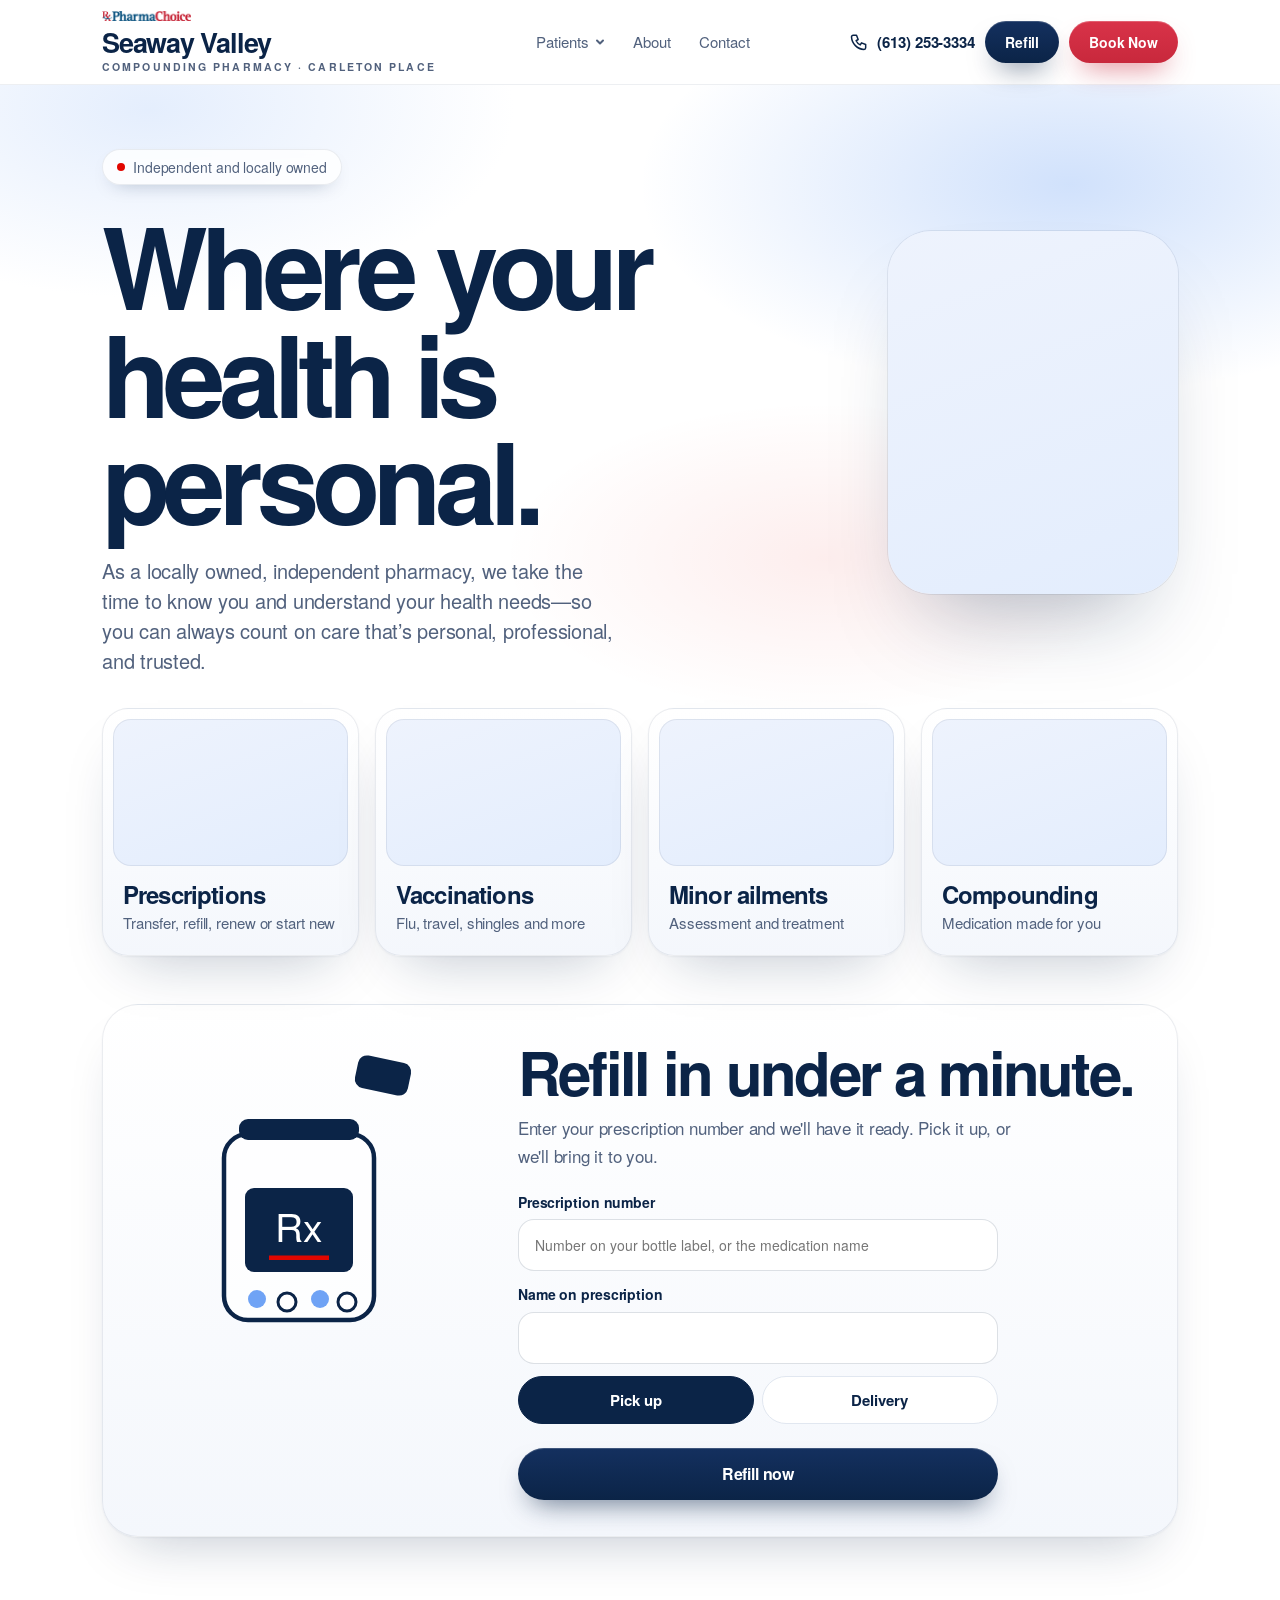
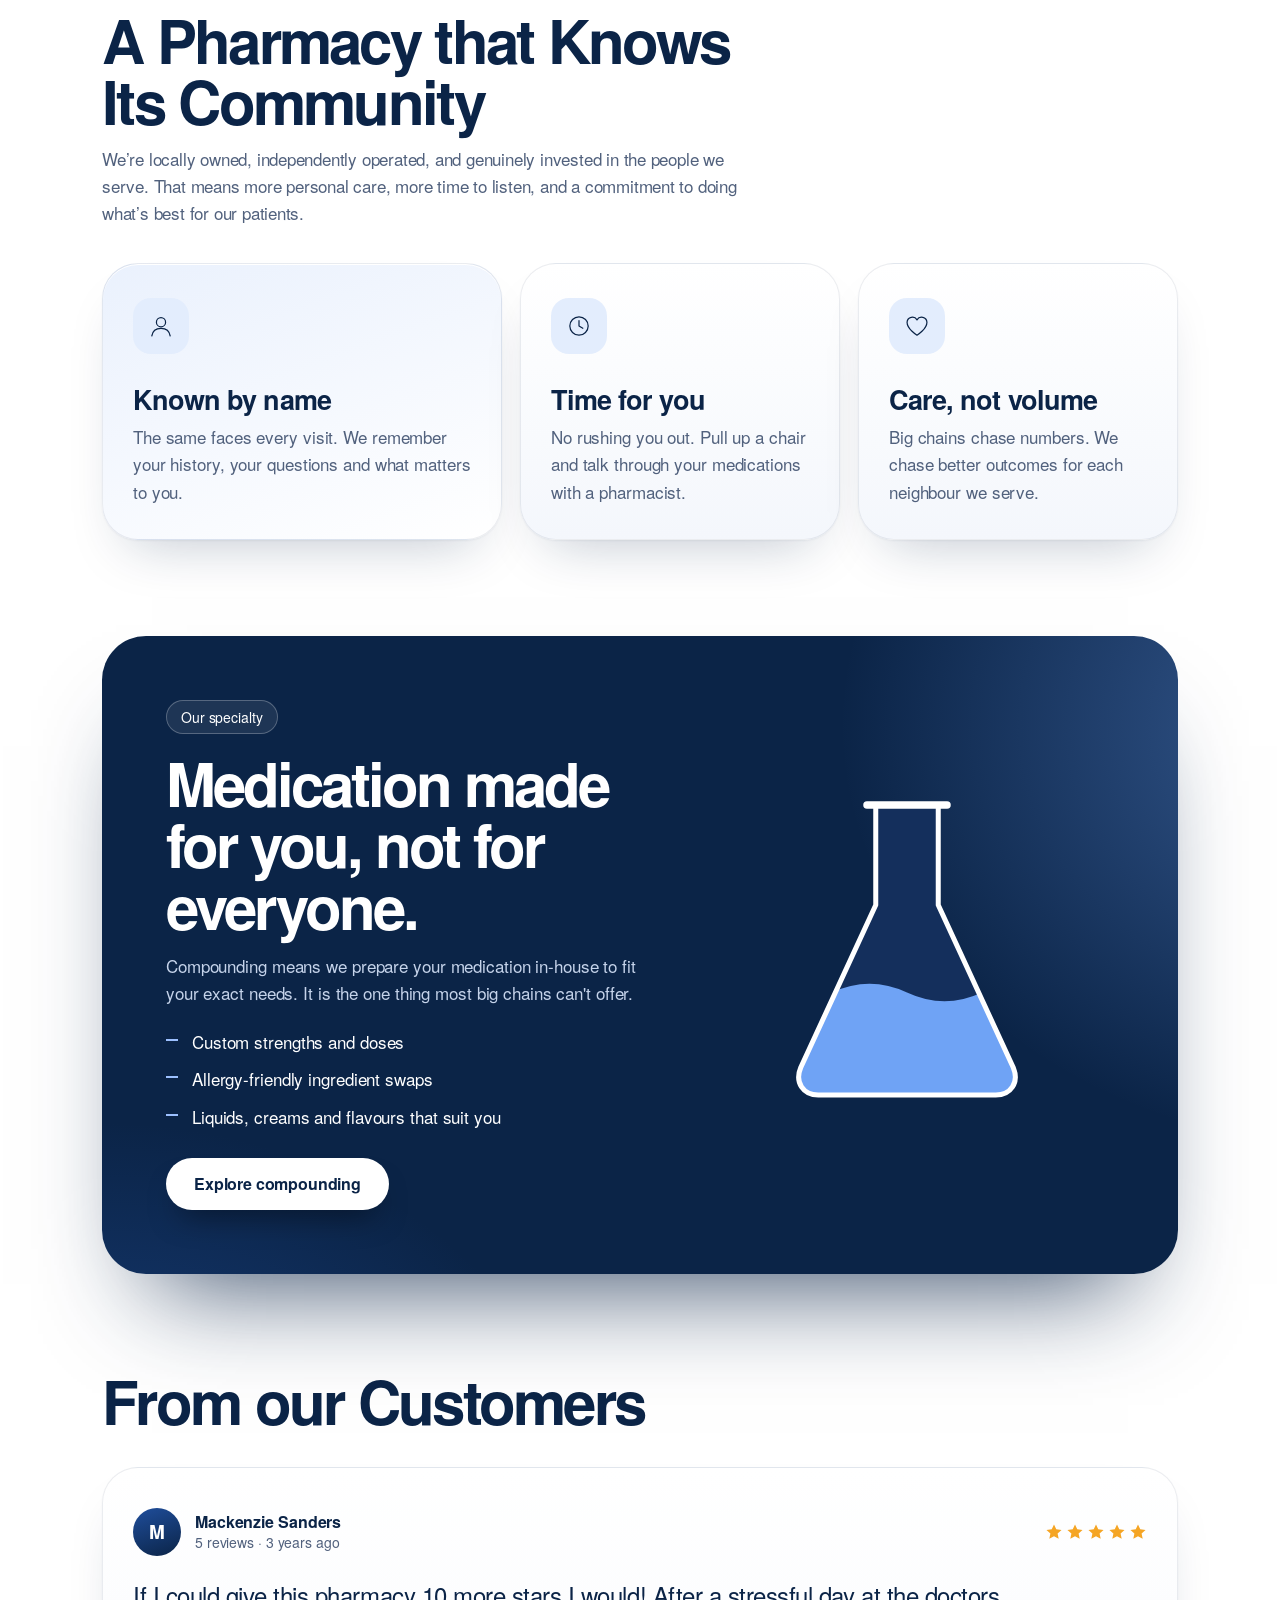
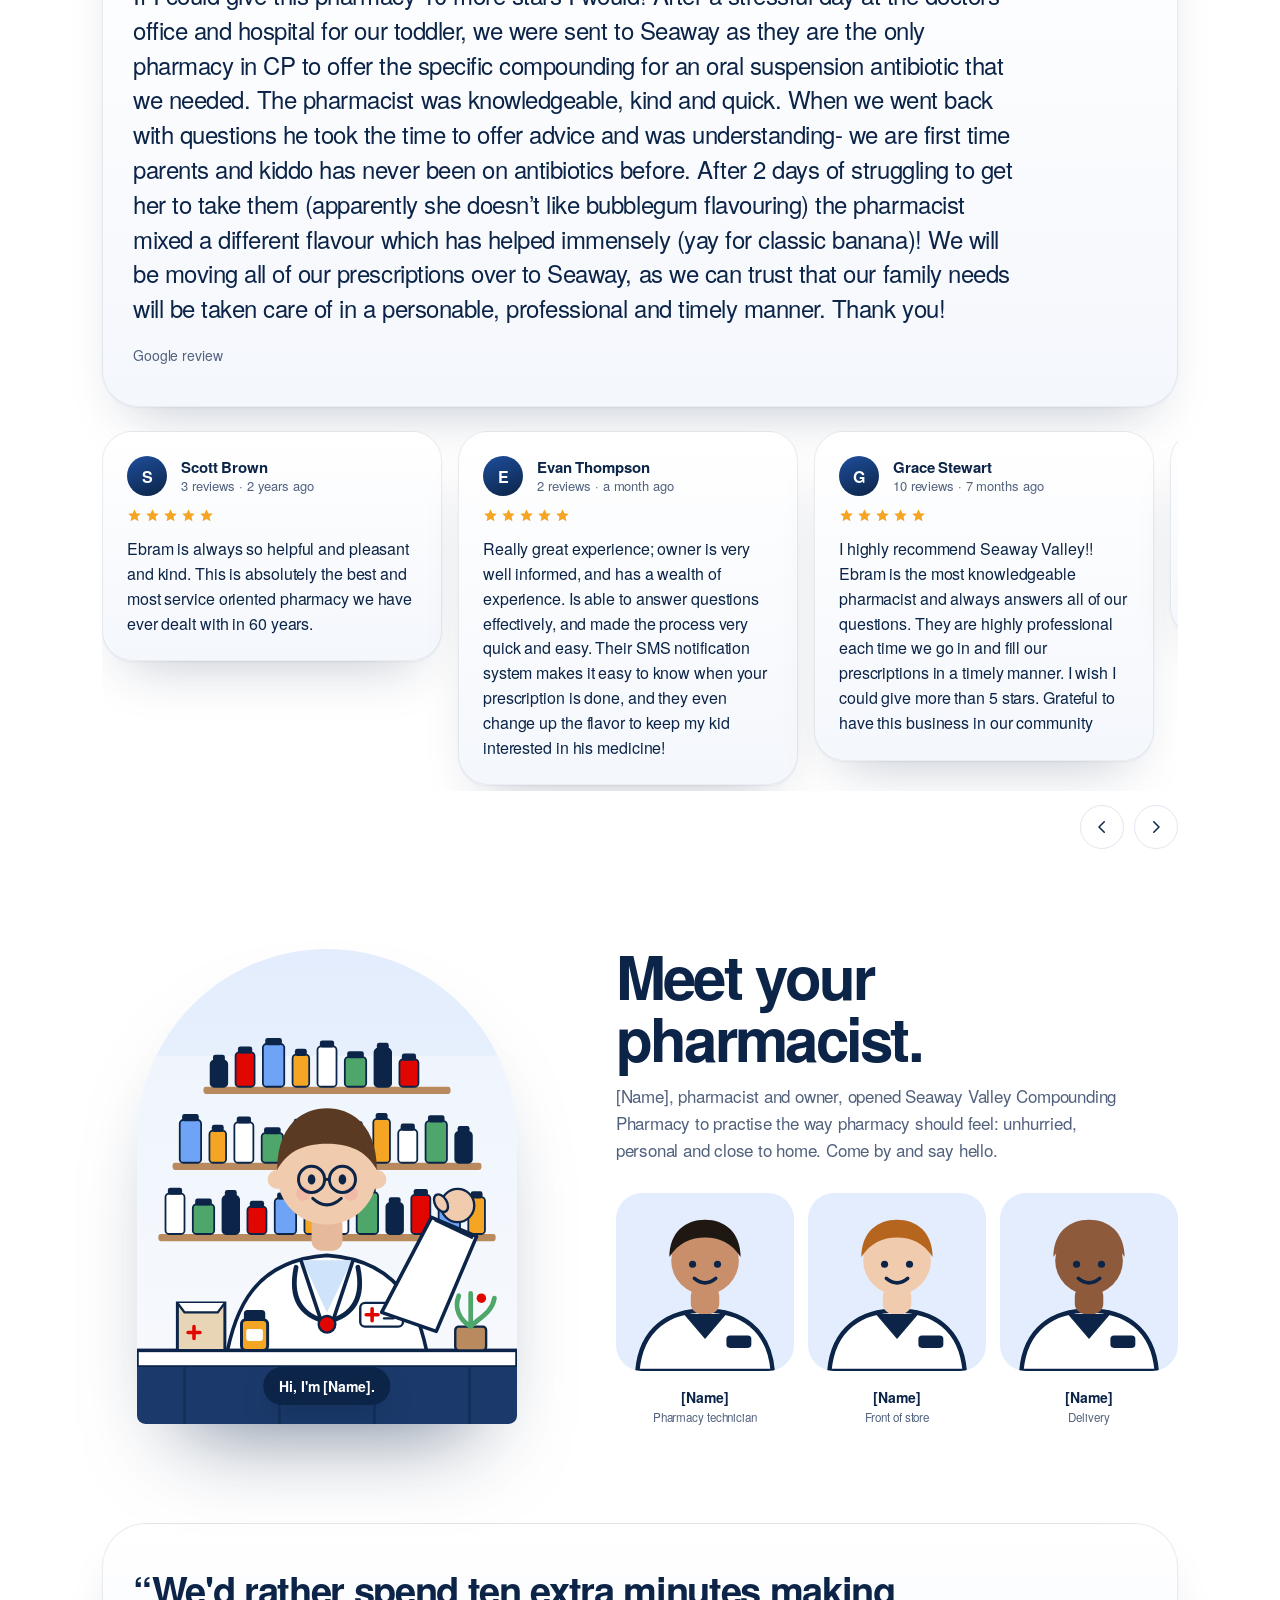
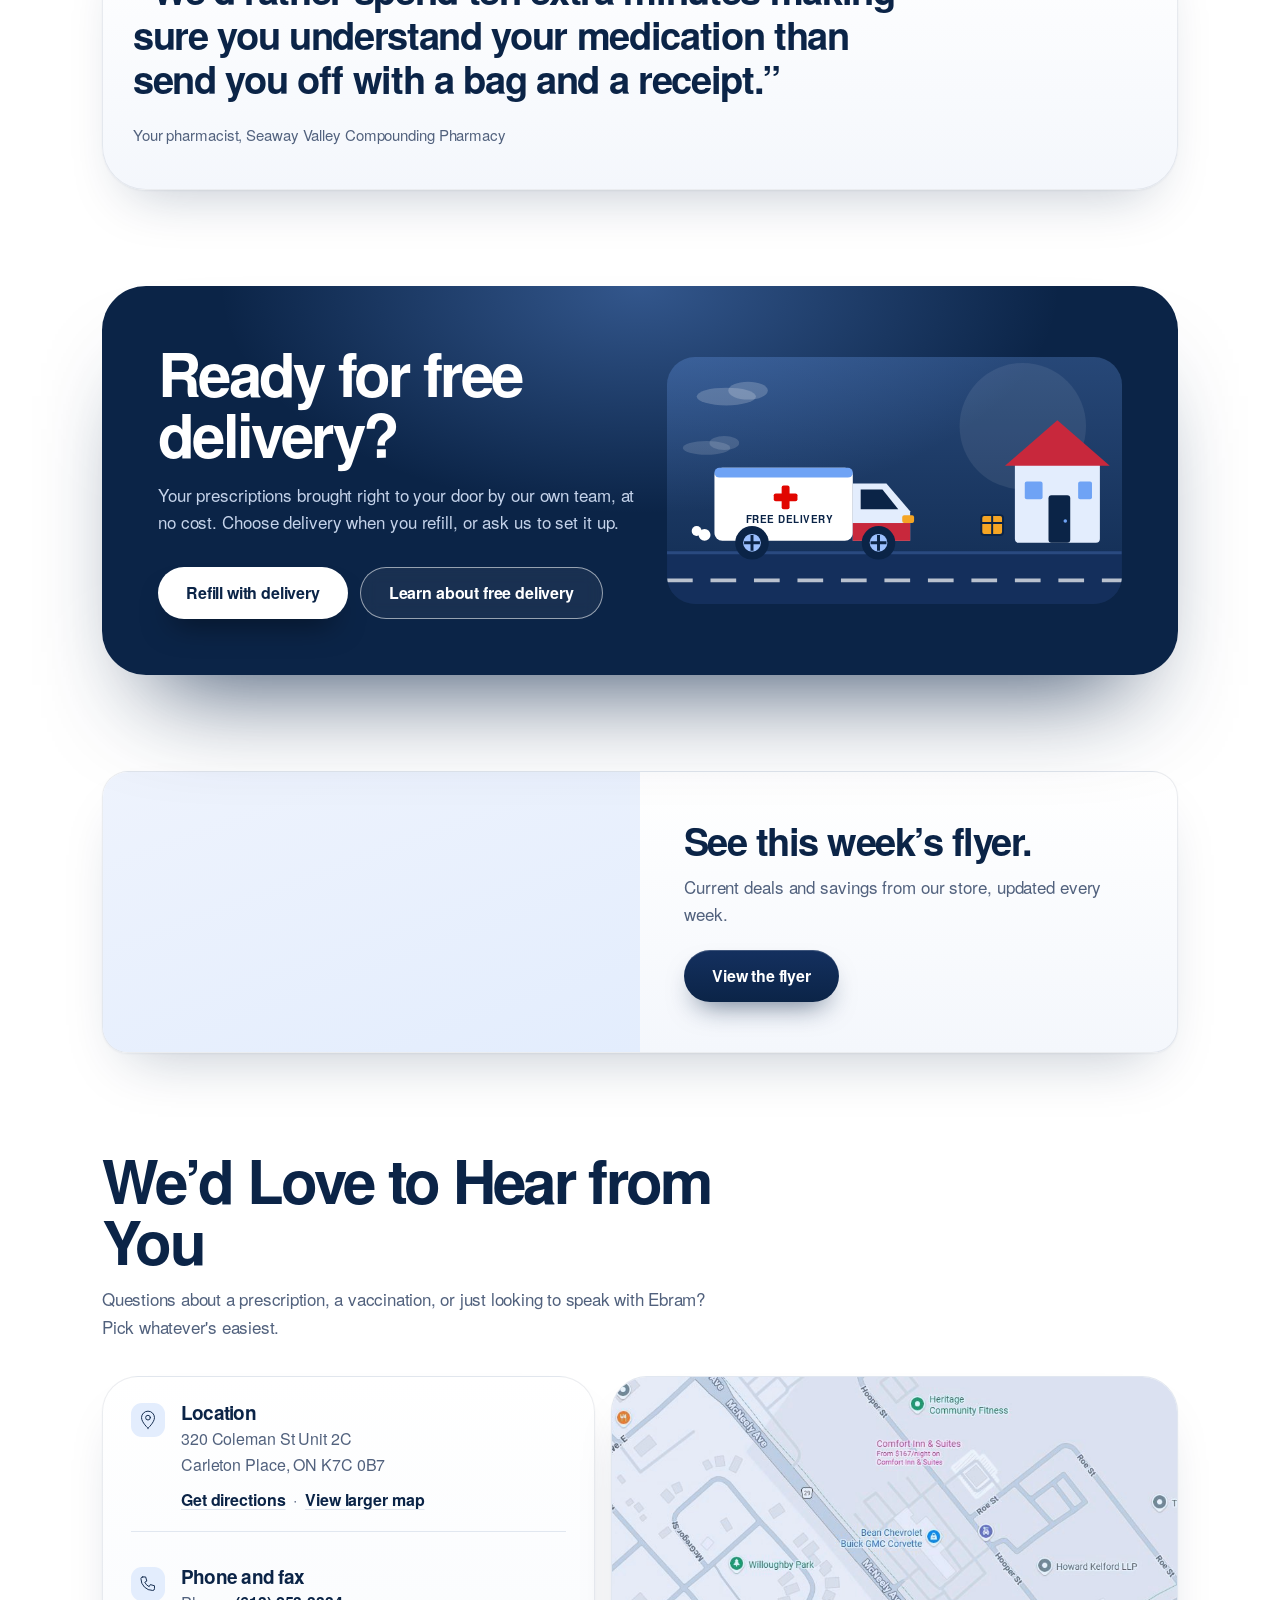
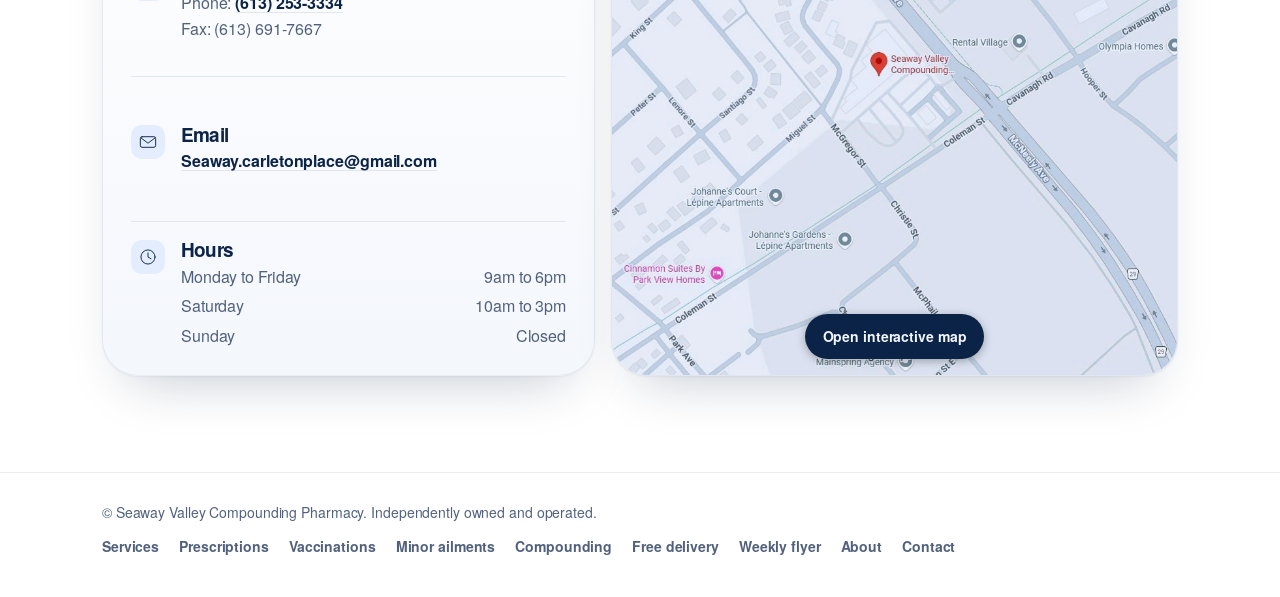
<file: index.html>
<!DOCTYPE html>
<html lang="en">
<head>
<meta charset="utf-8">
<meta name="viewport" content="width=device-width, initial-scale=1, viewport-fit=cover">
<title>Seaway Valley Compounding Pharmacy | Carleton Place, ON</title>
<meta name="description" content="Locally owned, independent pharmacy in Carleton Place, Ontario. Prescriptions, vaccinations, minor ailments and compounding.">
<link rel="stylesheet" href="site.css">
</head>
<body>
<svg width="0" height="0" style="position:absolute" aria-hidden="true"><defs>
<symbol id="av" viewBox="0 0 100 100"><path d="M12 100c2-24 18-34 38-34s36 10 38 34z" fill="#fff" stroke="#0B2447" stroke-width="2.5"/><path d="M38 68l12 14 12-14z" fill="#0B2447"/><rect x="42" y="52" width="16" height="16" rx="6" style="fill:var(--skin)"/><circle cx="50" cy="38" r="19" style="fill:var(--skin)"/><path d="M30 36c0-14 9-21 20-21s20 7 20 21c-5-8-12-11-20-11s-15 3-20 11z" style="fill:var(--hair)"/><circle cx="43" cy="40" r="2" fill="#0B2447"/><circle cx="57" cy="40" r="2" fill="#0B2447"/><path d="M44 48q6 5 12 0" stroke="#0B2447" stroke-width="2" fill="none" stroke-linecap="round"/><rect x="62" y="80" width="14" height="7" rx="2" fill="#0B2447"/></symbol>
<symbol id="bottle" viewBox="0 0 160 200"><g transform="translate(66,16)"><rect class="pl" x="-9" y="-5" width="18" height="10" rx="5" fill="#6FA3F5" stroke="currentColor" stroke-width="2"/></g><g transform="translate(88,10)"><rect class="pl d1" x="-9" y="-5" width="18" height="10" rx="5" fill="#E10600"/></g><g transform="translate(100,22)"><rect class="pl d2" x="-9" y="-5" width="18" height="10" rx="5" fill="#fff" stroke="currentColor" stroke-width="2"/></g><g class="bob"><rect x="118" y="12" width="36" height="22" rx="6" fill="#0B2447" transform="rotate(12 136 23)"/></g><rect x="30" y="62" width="100" height="124" rx="16" fill="#fff" fill-opacity=".75" stroke="currentColor" stroke-width="3"/><rect x="40" y="52" width="80" height="14" rx="6" fill="#0B2447"/><rect x="44" y="98" width="72" height="56" rx="6" fill="#0B2447"/><text x="80" y="134" text-anchor="middle" font-family="Fraunces,Georgia,serif" font-size="26" fill="#fff">Rx</text><rect x="60" y="143" width="40" height="3" fill="#E10600"/><circle cx="52" cy="172" r="6" fill="#6FA3F5"/><circle cx="72" cy="174" r="6" fill="#fff" stroke="currentColor" stroke-width="2"/><circle cx="94" cy="172" r="6" fill="#6FA3F5"/><circle cx="112" cy="174" r="6" fill="#fff" stroke="currentColor" stroke-width="2"/></symbol>
<symbol id="flask" viewBox="0 0 100 100"><path d="M27 62h46l11 20c3 6 0 10-6 10H22c-6 0-9-4-6-10z" fill="#6FA3F5"/><path d="M40 14h20v26l24 42c3 6 0 10-6 10H22c-6 0-9-4-6-10l24-42z" fill="none" stroke="currentColor" stroke-width="3" stroke-linejoin="round"/><circle class="b2" cx="40" cy="84" r="3" fill="#fff"/><circle class="b2 d1" cx="54" cy="86" r="3" fill="#fff"/><circle class="b2 d2" cx="66" cy="84" r="3" fill="#fff"/></symbol>
<symbol id="syr" viewBox="0 0 100 100"><g transform="rotate(-35 50 50)"><line x1="4" y1="50" x2="22" y2="50" stroke="currentColor" stroke-width="3" stroke-linecap="round"/><rect x="22" y="40" width="46" height="20" rx="4" fill="#fff" stroke="currentColor" stroke-width="3"/><rect x="26" y="44" width="30" height="12" fill="#6FA3F5"/><g class="pg"><rect x="56" y="43" width="8" height="14" fill="#0B2447"/><line x1="64" y1="50" x2="84" y2="50" stroke="currentColor" stroke-width="3"/><rect x="82" y="40" width="5" height="20" rx="2" fill="currentColor"/></g><circle class="dr" cx="4" cy="58" r="3" fill="#6FA3F5"/></g></symbol>
<symbol id="ecg" viewBox="0 0 100 100"><path d="M6 54h20l8-24 12 46 10-32 6 10h32" fill="none" stroke="currentColor" stroke-width="3" stroke-linecap="round" stroke-linejoin="round" opacity=".2"/><path class="ecg" pathLength="100" d="M6 54h20l8-24 12 46 10-32 6 10h32" fill="none" stroke="currentColor" stroke-width="4" stroke-linecap="round" stroke-linejoin="round"/></symbol>
<symbol id="clip" viewBox="0 0 100 100"><rect x="24" y="16" width="52" height="70" rx="8" fill="#fff" stroke="currentColor" stroke-width="3"/><rect x="38" y="10" width="24" height="12" rx="4" fill="#0B2447"/><path d="M54 42h14M54 58h14M54 74h14" stroke="currentColor" stroke-width="3" stroke-linecap="round" opacity=".35"/><g fill="none" stroke="#0B2447" stroke-width="4" stroke-linecap="round" stroke-linejoin="round"><path class="ck" pathLength="1" d="M33 40l5 5 9-10"/><path class="ck d1" pathLength="1" d="M33 56l5 5 9-10"/><path class="ck d2" pathLength="1" d="M33 72l5 5 9-10"/></g></symbol>
<symbol id="van" viewBox="0 0 100 100"><path class="rd" d="M0 78h100" stroke="currentColor" stroke-width="3" stroke-dasharray="8 8" opacity=".4"/><g class="bob"><rect x="14" y="36" width="48" height="32" rx="5" fill="#0B2447"/><path d="M62 46h14l10 10v12H62z" fill="#0B2447"/><path d="M68 50h7l6 6H68z" fill="#E3EDFD"/><path d="M38 44v16M30 52h16" stroke="#E10600" stroke-width="3"/></g><circle cx="30" cy="70" r="7" fill="currentColor"/><circle cx="72" cy="70" r="7" fill="currentColor"/></symbol>
</defs></svg>

<header><div class="wrap nav">
  <a class="logo" href="index.html" aria-label="Seaway Valley Compounding Pharmacy, Carleton Place, home"><span class="lg"><img class="lg-pc" src="[data-uri]" alt="PharmaChoice"><span class="lg-c">Carleton Place</span><span class="lg-n">Seaway Valley</span><span class="lg-s">Compounding Pharmacy<span class="lg-cp">&nbsp;&middot;&nbsp;Carleton Place</span></span></span></a>
  <nav class="menu" id="menu" aria-label="Main">
    <div class="dw"><button class="dt" type="button" aria-expanded="false" aria-haspopup="true">Patients<svg viewBox="0 0 10 10"><path d="M2 3.5l3 3 3-3"/></svg></button>
      <div class="dm"><a href="services.html">Services</a><a href="prescriptions.html">Prescriptions</a><a href="vaccinations.html">Vaccinations</a><a href="minor-ailments.html">Minor ailments</a><a href="compounding.html">Compounding</a><a href="free-delivery.html">Free delivery</a><a href="flyer.html">Weekly flyer</a></div></div>
    <div class="dw"><a class="dt dl" href="about.html">About</a></div>
    <div class="dw"><a class="dt dl" href="index.html#contact">Contact</a></div>
    <a class="mobonly first" href="prescriptions.html#refill">Refill a prescription</a><a class="mobonly" href="tel:+16132533334">Call (613) 253-3334</a>
  </nav>
  <div class="navr">
    <a class="navtel" href="tel:+16132533334" aria-label="Call (613) 253-3334"><svg viewBox="0 0 24 24"><path d="M5 4h4l2 5-2.5 1.5a11 11 0 0 0 5 5L15 13l5 2v4a2 2 0 0 1-2 2A16 16 0 0 1 3 6a2 2 0 0 1 2-2z"/></svg><span>(613) 253-3334</span></a>
    <a class="btn pri sm rf-b" href="prescriptions.html#refill">Refill</a>
    <a class="btn bn sm" href="services.html#book">Book Now</a>
    <button class="burger" id="burger" type="button" aria-label="Menu" aria-expanded="false" aria-controls="menu"><svg viewBox="0 0 24 24"><path d="M4 7h16M4 12h16M4 17h16"/></svg></button>
  </div>
</div></header>

<main id="top">
<section class="hero"><div class="wrap">
  <span class="open"><i></i>Independent and locally owned</span>
  <div class="hswap"><h1 class="hs-a"><span class="w" style="--i:0">Where</span> <span class="w" style="--i:1">your</span> <span class="w" style="--i:2">health</span> <span class="w" style="--i:3">is</span> <span class="w" style="--i:4">personal.</span></h1><div class="hs-b" aria-hidden="true"><img class="hl-pc" src="[data-uri]" alt=""><span class="hl-n">Seaway Valley</span><span class="hl-s">Compounding Pharmacy</span><span class="hl-c">Carleton Place, Ontario</span></div></div>
  <p class="lead"><!--ed:home.e0c01c30|area|Home|Where your health is personal.|Paragraph 1-->As a locally owned, independent pharmacy, we take the time to know you and understand your health needs—so you can always count on care that’s personal, professional, and trusted.<!--/ed--></p>
  <!--img:home.img1|Home|Where your health is personal.|Main photo beside the page title|div|store--><div class="store" role="img" aria-label="Photo placeholder"></div><!--/img-->
</div></section><section class="svcw"><div class="wrap"><div class="svc4">
<a href="prescriptions.html"><!--img:home.img2|Home|Where your health is personal.|Photo on the “Prescriptions” card|span|si--><span class="si" role="img" aria-label="Photo placeholder"></span><!--/img--><span class="sb"><h3><!--ed:home.c4abf940|text|Home|Where your health is personal.|Card 1 title-->Prescriptions<!--/ed--></h3><p><!--ed:home.1eeec029|text|Home|Where your health is personal.|Card 1 text::under “Prescriptions”-->Transfer, refill, renew or start new<!--/ed--></p></span></a>
<a href="vaccinations.html"><!--img:home.img3|Home|Where your health is personal.|Photo on the “Vaccinations” card|span|si--><span class="si" role="img" aria-label="Photo placeholder"></span><!--/img--><span class="sb"><h3><!--ed:home.c244afad|text|Home|Where your health is personal.|Card 2 title-->Vaccinations<!--/ed--></h3><p><!--ed:home.5e825c08|text|Home|Where your health is personal.|Card 2 text::under “Vaccinations”-->Flu, travel, shingles and more<!--/ed--></p></span></a>
<a href="minor-ailments.html"><!--img:home.img4|Home|Where your health is personal.|Photo on the “Minor ailments” card|span|si--><span class="si" role="img" aria-label="Photo placeholder"></span><!--/img--><span class="sb"><h3><!--ed:home.8e1094f5|text|Home|Where your health is personal.|Card 3 title-->Minor ailments<!--/ed--></h3><p><!--ed:home.6ed891a2|text|Home|Where your health is personal.|Card 3 text::under “Minor ailments”-->Assessment and treatment<!--/ed--></p></span></a>
<a href="compounding.html"><!--img:home.img5|Home|Where your health is personal.|Photo on the “Compounding” card|span|si--><span class="si" role="img" aria-label="Photo placeholder"></span><!--/img--><span class="sb"><h3><!--ed:home.e7e6a7bc|text|Home|Where your health is personal.|Card 4 title-->Compounding<!--/ed--></h3><p><!--ed:home.179b94f3|text|Home|Where your health is personal.|Card 4 text::under “Compounding”-->Medication made for you<!--/ed--></p></span></a>
</div></div></section><section id="refill" style="padding:24px 0 0"><div class="wrap"><div class="refill">
  <svg class="bt" viewBox="0 0 160 200" role="img" aria-label="Animated prescription bottle"><use href="#bottle"/></svg>
  <div>
    <h2><!--ed:home.28f535e5|text|Home|Refill in under a minute.|Section heading-->Refill in under a minute.<!--/ed--></h2>
    <p class="lead2"><!--ed:home.0871b294|text|Home|Refill in under a minute.|Intro text::under the heading-->Enter your prescription number and we'll have it ready. Pick it up, or we'll bring it to you.<!--/ed--></p>
    <form class="rf" id="rfform" novalidate onsubmit="return false">
      <label>Prescription number<input id="rx" name="rx" inputmode="text" autocomplete="off" placeholder="Number on your bottle label, or the medication name"></label>
      <label>Name on prescription<input id="rn" name="rn" autocomplete="name"></label>
      <div class="chips" role="group" aria-label="Pickup or delivery"><button type="button" aria-pressed="true" data-ful="Pick up at the pharmacy">Pick up</button><button type="button" aria-pressed="false" data-ful="Free delivery to my door">Delivery</button></div>
      <div class="rfmore" id="rfmore" inert><div class="rfmi">
      <div class="row2">
        <label>Date of birth<input id="rdob" name="rdob" type="date" autocomplete="bday"></label>
        <label>Phone number<input id="rph" name="rph" type="tel" inputmode="tel" autocomplete="tel" placeholder="(613) 555-0123"></label>
      </div>
      <label id="radw" hidden>Delivery address<input id="rad" name="rad" autocomplete="street-address" placeholder="Street, city, postal code"></label>
      <fieldset class="rfq"><legend>Are there any changes we should know about with your medication or health?</legend>
        <div class="opts"><label class="opt"><input type="radio" name="rchg" value="No changes"><span>No changes</span></label><label class="opt"><input type="radio" name="rchg" value="Yes"><span>Yes, something has changed</span></label></div>
        <div id="rchgw" hidden>
          <label>What has changed?<textarea id="rchgt" name="rchgt" placeholder="New medication, new dose, new health condition, allergy, anything else"></textarea></label>
          <p class="rfh">Do any of these apply? <small>(optional)</small></p>
          <div class="opts"><label class="opt"><input type="checkbox" name="rconc" value="New side effects"><span>New side effects</span></label><label class="opt"><input type="checkbox" name="rconc" value="The medication does not seem to work as well"><span>The medication does not seem to work as well</span></label><label class="opt"><input type="checkbox" name="rconc" value="I have been missing doses"><span>I have been missing doses</span></label><label class="opt"><input type="checkbox" name="rconc" value="Pregnant or breastfeeding"><span>Pregnant or breastfeeding</span></label></div>
        </div>
      </fieldset>
      <fieldset class="rfq"><legend>How would you like to be notified?</legend>
        <div class="opts"><label class="opt"><input type="radio" name="rnt" value="Text message"><span>Text message</span></label><label class="opt"><input type="radio" name="rnt" value="Email"><span>Email</span></label><label class="opt"><input type="radio" name="rnt" value="Phone call"><span>Phone call</span></label></div>
        <label id="remw" hidden>Email address<input id="rem" name="rem" type="email" inputmode="email" autocomplete="email"></label>
      </fieldset>
      </div></div>
      <input type="text" name="website" id="rweb" tabindex="-1" autocomplete="off" aria-hidden="true" style="position:absolute;left:-9999px;width:1px;height:1px;opacity:0">
      <p class="err" id="rerr" role="alert" hidden></p>
      <button type="button" class="btn pri" id="go">Refill now</button>
      <div class="msg rdone" id="ok" role="status" hidden></div>
    </form>
  </div>
  </div>
</div></div></section><section id="why" style="padding-top:72px"><div class="wrap">
  <div class="sec-h"><h2><!--ed:home.94660b44|text|Home|A Pharmacy that Knows Its Community|Section heading-->A Pharmacy that Knows Its Community<!--/ed--></h2>
  <p><!--ed:home.cecfc9a1|area|Home|A Pharmacy that Knows Its Community|Intro text::under the heading-->We’re locally owned, independently operated, and genuinely invested in the people we serve. That means more personal care, more time to listen, and a commitment to doing what’s best for our patients.<!--/ed--></p></div>
  <div class="tiles">
    <div class="tile"><svg viewBox="0 0 34 34"><circle cx="17" cy="12" r="6"/><path d="M5 30c1-7 6-10 12-10s11 3 12 10"/></svg><h3><!--ed:home.e7322224|text|Home|A Pharmacy that Knows Its Community|Card 1 title-->Known by name<!--/ed--></h3><p><!--ed:home.8b7e85ec|text|Home|A Pharmacy that Knows Its Community|Card 1 text::under “Known by name”-->The same faces every visit. We remember your history, your questions and what matters to you.<!--/ed--></p></div>
    <div class="tile"><svg viewBox="0 0 34 34"><circle cx="17" cy="17" r="12"/><path d="M17 10v7l5 3"/></svg><h3><!--ed:home.93d64b71|text|Home|A Pharmacy that Knows Its Community|Card 2 title-->Time for you<!--/ed--></h3><p><!--ed:home.1de893e6|text|Home|A Pharmacy that Knows Its Community|Card 2 text::under “Time for you”-->No rushing you out. Pull up a chair and talk through your medications with a pharmacist.<!--/ed--></p></div>
    <div class="tile"><svg viewBox="0 0 34 34"><path d="M17 29S4 21 4 12a7 7 0 0 1 13-3 7 7 0 0 1 13 3c0 9-13 17-13 17z"/></svg><h3><!--ed:home.36f40042|text|Home|A Pharmacy that Knows Its Community|Card 3 title-->Care, not volume<!--/ed--></h3><p><!--ed:home.9bb4810a|text|Home|A Pharmacy that Knows Its Community|Card 3 text::under “Care, not volume”-->Big chains chase numbers. We chase better outcomes for each neighbour we serve.<!--/ed--></p></div>
  </div>
</div></section><section id="compounding" style="padding-top:0"><div class="wrap">
  <div class="comp">
    <div>
      <span class="tag"><!--ed:home.3d0d6d51|text|Home|A Pharmacy that Knows Its Community|Small label above the heading-->Our specialty<!--/ed--></span>
      <h2><!--ed:home.72c78c90|text|Home|Medication made for you, not for everyone.|Section heading-->Medication made for you, not for everyone.<!--/ed--></h2>
      <p><!--ed:home.f6b90a1d|area|Home|Medication made for you, not for everyone.|Intro text::under the heading-->Compounding means we prepare your medication in-house to fit your exact needs. It is the one thing most big chains can't offer.<!--/ed--></p>
      <ul><li><!--ed:home.c0f2c213|text|Home|Medication made for you, not for everyone.|Bullet point 1-->Custom strengths and doses<!--/ed--></li><li><!--ed:home.8379ff3f|text|Home|Medication made for you, not for everyone.|Bullet point 2-->Allergy-friendly ingredient swaps<!--/ed--></li><li><!--ed:home.7e5587c3|text|Home|Medication made for you, not for everyone.|Bullet point 3-->Liquids, creams and flavours that suit you<!--/ed--></li></ul>
      <a class="btn wht" href="compounding.html">Explore compounding</a>
    </div>
    <svg class="flask" viewBox="0 0 240 280" role="img" aria-label="Animated flask of compounded medication">
      <defs><clipPath id="c"><path d="M95 20h50v80l60 130c5 12-2 22-14 22H49c-12 0-19-10-14-22l60-130z"/></clipPath></defs>
      <g clip-path="url(#c)">
        <rect width="240" height="280" fill="#142F5C"/>
        <g class="wave"><path d="M-60 170q30-14 60 0t60 0 60 0 60 0 60 0V290H-60z" fill="#6FA3F5"/></g>
        <circle class="bub" cx="95" cy="230" r="6" fill="#fff"/><circle class="bub" cx="130" cy="240" r="4" fill="#fff"/><circle class="bub" cx="155" cy="225" r="5" fill="#fff"/>
      </g>
      <path d="M95 20h50v80l60 130c5 12-2 22-14 22H49c-12 0-19-10-14-22l60-130z" fill="none" stroke="#fff" stroke-width="4" stroke-linejoin="round"/>
      <path d="M88 20h64" stroke="#fff" stroke-width="6" stroke-linecap="round"/>
    </svg>
  </div>
</div></section><section id="reviews" style="padding-top:0"><div class="wrap">
  <div class="sec-h"><h2><!--ed:home.54bd8fdf|text|Home|From our Customers|Section heading-->From our Customers<!--/ed--></h2></div>
  <!--list:rv-feat--><figure class="rv-feat" style="margin-left:0;margin-right:0">
    <div class="rv-top"><span class="rv-av" aria-hidden="true">M</span><div class="rv-who"><b>Mackenzie Sanders</b><small>5 reviews · 3 years ago</small></div><span class="stars" role="img" aria-label="5 out of 5 stars"><svg viewBox="0 0 20 20" aria-hidden="true"><path d="M10 1.6l2.5 5.4 5.9.7-4.4 4 1.2 5.8L10 14.6 4.8 17.5 6 11.7 1.6 7.7l5.9-.7z"/></svg><svg viewBox="0 0 20 20" aria-hidden="true"><path d="M10 1.6l2.5 5.4 5.9.7-4.4 4 1.2 5.8L10 14.6 4.8 17.5 6 11.7 1.6 7.7l5.9-.7z"/></svg><svg viewBox="0 0 20 20" aria-hidden="true"><path d="M10 1.6l2.5 5.4 5.9.7-4.4 4 1.2 5.8L10 14.6 4.8 17.5 6 11.7 1.6 7.7l5.9-.7z"/></svg><svg viewBox="0 0 20 20" aria-hidden="true"><path d="M10 1.6l2.5 5.4 5.9.7-4.4 4 1.2 5.8L10 14.6 4.8 17.5 6 11.7 1.6 7.7l5.9-.7z"/></svg><svg viewBox="0 0 20 20" aria-hidden="true"><path d="M10 1.6l2.5 5.4 5.9.7-4.4 4 1.2 5.8L10 14.6 4.8 17.5 6 11.7 1.6 7.7l5.9-.7z"/></svg></span></div>
    <blockquote>If I could give this pharmacy 10 more stars I would! After a stressful day at the doctors office and hospital for our toddler, we were sent to Seaway as they are the only pharmacy in CP to offer the specific compounding for an oral suspension antibiotic that we needed. The pharmacist was knowledgeable, kind and quick. When we went back with questions he took the time to offer advice and was understanding- we are first time parents and kiddo has never been on antibiotics before. After 2 days of struggling to get her to take them (apparently she doesn’t like bubblegum flavouring) the pharmacist mixed a different flavour which has helped immensely (yay for classic banana)! We will be moving all of our prescriptions over to Seaway, as we can trust that our family needs will be taken care of in a personable, professional and timely manner. Thank you!</blockquote>
    <span class="rv-src">Google review</span>
  </figure><!--/list-->
  <div class="rv-wrap">
    <div class="rv-track" id="rvtrack" role="region" aria-roledescription="carousel" aria-label="More customer reviews" tabindex="0"><!--list:rv-cards--><article class="rv-card"><div class="rv-top"><span class="rv-av" aria-hidden="true">S</span><div class="rv-who"><b>Scott Brown</b><small>3 reviews · 2 years ago</small></div><span class="stars" role="img" aria-label="5 out of 5 stars"><svg viewBox="0 0 20 20" aria-hidden="true"><path d="M10 1.6l2.5 5.4 5.9.7-4.4 4 1.2 5.8L10 14.6 4.8 17.5 6 11.7 1.6 7.7l5.9-.7z"/></svg><svg viewBox="0 0 20 20" aria-hidden="true"><path d="M10 1.6l2.5 5.4 5.9.7-4.4 4 1.2 5.8L10 14.6 4.8 17.5 6 11.7 1.6 7.7l5.9-.7z"/></svg><svg viewBox="0 0 20 20" aria-hidden="true"><path d="M10 1.6l2.5 5.4 5.9.7-4.4 4 1.2 5.8L10 14.6 4.8 17.5 6 11.7 1.6 7.7l5.9-.7z"/></svg><svg viewBox="0 0 20 20" aria-hidden="true"><path d="M10 1.6l2.5 5.4 5.9.7-4.4 4 1.2 5.8L10 14.6 4.8 17.5 6 11.7 1.6 7.7l5.9-.7z"/></svg><svg viewBox="0 0 20 20" aria-hidden="true"><path d="M10 1.6l2.5 5.4 5.9.7-4.4 4 1.2 5.8L10 14.6 4.8 17.5 6 11.7 1.6 7.7l5.9-.7z"/></svg></span></div><p>Ebram is always so helpful and pleasant and kind. This is absolutely the best and most service oriented pharmacy we have ever dealt with in 60 years.</p></article><article class="rv-card"><div class="rv-top"><span class="rv-av" aria-hidden="true">E</span><div class="rv-who"><b>Evan Thompson</b><small>2 reviews · a month ago</small></div><span class="stars" role="img" aria-label="5 out of 5 stars"><svg viewBox="0 0 20 20" aria-hidden="true"><path d="M10 1.6l2.5 5.4 5.9.7-4.4 4 1.2 5.8L10 14.6 4.8 17.5 6 11.7 1.6 7.7l5.9-.7z"/></svg><svg viewBox="0 0 20 20" aria-hidden="true"><path d="M10 1.6l2.5 5.4 5.9.7-4.4 4 1.2 5.8L10 14.6 4.8 17.5 6 11.7 1.6 7.7l5.9-.7z"/></svg><svg viewBox="0 0 20 20" aria-hidden="true"><path d="M10 1.6l2.5 5.4 5.9.7-4.4 4 1.2 5.8L10 14.6 4.8 17.5 6 11.7 1.6 7.7l5.9-.7z"/></svg><svg viewBox="0 0 20 20" aria-hidden="true"><path d="M10 1.6l2.5 5.4 5.9.7-4.4 4 1.2 5.8L10 14.6 4.8 17.5 6 11.7 1.6 7.7l5.9-.7z"/></svg><svg viewBox="0 0 20 20" aria-hidden="true"><path d="M10 1.6l2.5 5.4 5.9.7-4.4 4 1.2 5.8L10 14.6 4.8 17.5 6 11.7 1.6 7.7l5.9-.7z"/></svg></span></div><p>Really great experience; owner is very well informed, and has a wealth of experience. Is able to answer questions effectively, and made the process very quick and easy. Their SMS notification system makes it easy to know when your prescription is done, and they even change up the flavor to keep my kid interested in his medicine!</p></article><article class="rv-card"><div class="rv-top"><span class="rv-av" aria-hidden="true">G</span><div class="rv-who"><b>Grace Stewart</b><small>10 reviews · 7 months ago</small></div><span class="stars" role="img" aria-label="5 out of 5 stars"><svg viewBox="0 0 20 20" aria-hidden="true"><path d="M10 1.6l2.5 5.4 5.9.7-4.4 4 1.2 5.8L10 14.6 4.8 17.5 6 11.7 1.6 7.7l5.9-.7z"/></svg><svg viewBox="0 0 20 20" aria-hidden="true"><path d="M10 1.6l2.5 5.4 5.9.7-4.4 4 1.2 5.8L10 14.6 4.8 17.5 6 11.7 1.6 7.7l5.9-.7z"/></svg><svg viewBox="0 0 20 20" aria-hidden="true"><path d="M10 1.6l2.5 5.4 5.9.7-4.4 4 1.2 5.8L10 14.6 4.8 17.5 6 11.7 1.6 7.7l5.9-.7z"/></svg><svg viewBox="0 0 20 20" aria-hidden="true"><path d="M10 1.6l2.5 5.4 5.9.7-4.4 4 1.2 5.8L10 14.6 4.8 17.5 6 11.7 1.6 7.7l5.9-.7z"/></svg><svg viewBox="0 0 20 20" aria-hidden="true"><path d="M10 1.6l2.5 5.4 5.9.7-4.4 4 1.2 5.8L10 14.6 4.8 17.5 6 11.7 1.6 7.7l5.9-.7z"/></svg></span></div><p>I highly recommend Seaway Valley!! Ebram is the most knowledgeable pharmacist and always answers all of our questions. They are highly professional each time we go in and fill our prescriptions in a timely manner. I wish I could give more than 5 stars. Grateful to have this business in our community</p></article><article class="rv-card"><div class="rv-top"><span class="rv-av" aria-hidden="true">K</span><div class="rv-who"><b>Kristy Corbett-Young</b><small>6 reviews · 4 months ago</small></div><span class="stars" role="img" aria-label="5 out of 5 stars"><svg viewBox="0 0 20 20" aria-hidden="true"><path d="M10 1.6l2.5 5.4 5.9.7-4.4 4 1.2 5.8L10 14.6 4.8 17.5 6 11.7 1.6 7.7l5.9-.7z"/></svg><svg viewBox="0 0 20 20" aria-hidden="true"><path d="M10 1.6l2.5 5.4 5.9.7-4.4 4 1.2 5.8L10 14.6 4.8 17.5 6 11.7 1.6 7.7l5.9-.7z"/></svg><svg viewBox="0 0 20 20" aria-hidden="true"><path d="M10 1.6l2.5 5.4 5.9.7-4.4 4 1.2 5.8L10 14.6 4.8 17.5 6 11.7 1.6 7.7l5.9-.7z"/></svg><svg viewBox="0 0 20 20" aria-hidden="true"><path d="M10 1.6l2.5 5.4 5.9.7-4.4 4 1.2 5.8L10 14.6 4.8 17.5 6 11.7 1.6 7.7l5.9-.7z"/></svg><svg viewBox="0 0 20 20" aria-hidden="true"><path d="M10 1.6l2.5 5.4 5.9.7-4.4 4 1.2 5.8L10 14.6 4.8 17.5 6 11.7 1.6 7.7l5.9-.7z"/></svg></span></div><p>Friendly service and alway consistent! It is so nice to always deal with the same staff.</p></article><article class="rv-card"><div class="rv-top"><span class="rv-av" aria-hidden="true">G</span><div class="rv-who"><b>Garrett Miles</b><small>Local Guide · 16 reviews · 2 photos · a year ago</small></div><span class="stars" role="img" aria-label="5 out of 5 stars"><svg viewBox="0 0 20 20" aria-hidden="true"><path d="M10 1.6l2.5 5.4 5.9.7-4.4 4 1.2 5.8L10 14.6 4.8 17.5 6 11.7 1.6 7.7l5.9-.7z"/></svg><svg viewBox="0 0 20 20" aria-hidden="true"><path d="M10 1.6l2.5 5.4 5.9.7-4.4 4 1.2 5.8L10 14.6 4.8 17.5 6 11.7 1.6 7.7l5.9-.7z"/></svg><svg viewBox="0 0 20 20" aria-hidden="true"><path d="M10 1.6l2.5 5.4 5.9.7-4.4 4 1.2 5.8L10 14.6 4.8 17.5 6 11.7 1.6 7.7l5.9-.7z"/></svg><svg viewBox="0 0 20 20" aria-hidden="true"><path d="M10 1.6l2.5 5.4 5.9.7-4.4 4 1.2 5.8L10 14.6 4.8 17.5 6 11.7 1.6 7.7l5.9-.7z"/></svg><svg viewBox="0 0 20 20" aria-hidden="true"><path d="M10 1.6l2.5 5.4 5.9.7-4.4 4 1.2 5.8L10 14.6 4.8 17.5 6 11.7 1.6 7.7l5.9-.7z"/></svg></span></div><p>Incredibly fast and courteous service. Listen to my needs and was willing to work with it. From setting up information the health plan, dropping prescription off, and picking it up was all less than 10 minutes. Will recommend this pharmacy</p></article><article class="rv-card"><div class="rv-top"><span class="rv-av" aria-hidden="true">M</span><div class="rv-who"><b>Maureen O&#x27;Byrne</b><small>1 review · 4 years ago</small></div><span class="stars" role="img" aria-label="5 out of 5 stars"><svg viewBox="0 0 20 20" aria-hidden="true"><path d="M10 1.6l2.5 5.4 5.9.7-4.4 4 1.2 5.8L10 14.6 4.8 17.5 6 11.7 1.6 7.7l5.9-.7z"/></svg><svg viewBox="0 0 20 20" aria-hidden="true"><path d="M10 1.6l2.5 5.4 5.9.7-4.4 4 1.2 5.8L10 14.6 4.8 17.5 6 11.7 1.6 7.7l5.9-.7z"/></svg><svg viewBox="0 0 20 20" aria-hidden="true"><path d="M10 1.6l2.5 5.4 5.9.7-4.4 4 1.2 5.8L10 14.6 4.8 17.5 6 11.7 1.6 7.7l5.9-.7z"/></svg><svg viewBox="0 0 20 20" aria-hidden="true"><path d="M10 1.6l2.5 5.4 5.9.7-4.4 4 1.2 5.8L10 14.6 4.8 17.5 6 11.7 1.6 7.7l5.9-.7z"/></svg><svg viewBox="0 0 20 20" aria-hidden="true"><path d="M10 1.6l2.5 5.4 5.9.7-4.4 4 1.2 5.8L10 14.6 4.8 17.5 6 11.7 1.6 7.7l5.9-.7z"/></svg></span></div><p>I&#x27;m new to town and Ebram had my records transferred in minutes!<br>Excellent customer service - fast and friendly.</p></article><article class="rv-card"><div class="rv-top"><span class="rv-av" aria-hidden="true">P</span><div class="rv-who"><b>Paul Marcoux</b><small>Local Guide · 137 reviews · 12 photos · 6 months ago</small></div><span class="stars" role="img" aria-label="5 out of 5 stars"><svg viewBox="0 0 20 20" aria-hidden="true"><path d="M10 1.6l2.5 5.4 5.9.7-4.4 4 1.2 5.8L10 14.6 4.8 17.5 6 11.7 1.6 7.7l5.9-.7z"/></svg><svg viewBox="0 0 20 20" aria-hidden="true"><path d="M10 1.6l2.5 5.4 5.9.7-4.4 4 1.2 5.8L10 14.6 4.8 17.5 6 11.7 1.6 7.7l5.9-.7z"/></svg><svg viewBox="0 0 20 20" aria-hidden="true"><path d="M10 1.6l2.5 5.4 5.9.7-4.4 4 1.2 5.8L10 14.6 4.8 17.5 6 11.7 1.6 7.7l5.9-.7z"/></svg><svg viewBox="0 0 20 20" aria-hidden="true"><path d="M10 1.6l2.5 5.4 5.9.7-4.4 4 1.2 5.8L10 14.6 4.8 17.5 6 11.7 1.6 7.7l5.9-.7z"/></svg><svg viewBox="0 0 20 20" aria-hidden="true"><path d="M10 1.6l2.5 5.4 5.9.7-4.4 4 1.2 5.8L10 14.6 4.8 17.5 6 11.7 1.6 7.7l5.9-.7z"/></svg></span></div><p>Knowledgable, helpful, caring. Always dependable and on time. 5/5 !</p></article><article class="rv-card"><div class="rv-top"><span class="rv-av" aria-hidden="true">B</span><div class="rv-who"><b>Bass Tracker XL Tim</b><small>Local Guide · 57 reviews · 27 photos · a year ago</small></div><span class="stars" role="img" aria-label="5 out of 5 stars"><svg viewBox="0 0 20 20" aria-hidden="true"><path d="M10 1.6l2.5 5.4 5.9.7-4.4 4 1.2 5.8L10 14.6 4.8 17.5 6 11.7 1.6 7.7l5.9-.7z"/></svg><svg viewBox="0 0 20 20" aria-hidden="true"><path d="M10 1.6l2.5 5.4 5.9.7-4.4 4 1.2 5.8L10 14.6 4.8 17.5 6 11.7 1.6 7.7l5.9-.7z"/></svg><svg viewBox="0 0 20 20" aria-hidden="true"><path d="M10 1.6l2.5 5.4 5.9.7-4.4 4 1.2 5.8L10 14.6 4.8 17.5 6 11.7 1.6 7.7l5.9-.7z"/></svg><svg viewBox="0 0 20 20" aria-hidden="true"><path d="M10 1.6l2.5 5.4 5.9.7-4.4 4 1.2 5.8L10 14.6 4.8 17.5 6 11.7 1.6 7.7l5.9-.7z"/></svg><svg viewBox="0 0 20 20" aria-hidden="true"><path d="M10 1.6l2.5 5.4 5.9.7-4.4 4 1.2 5.8L10 14.6 4.8 17.5 6 11.7 1.6 7.7l5.9-.7z"/></svg></span></div><p>The service that is provided at this Pharmacy is second to none. The staff is knowledgeable and always very helpful. I highly recommend this pharmacy.</p></article><article class="rv-card"><div class="rv-top"><span class="rv-av" aria-hidden="true">J</span><div class="rv-who"><b>Jane Languedoc</b><small>Local Guide · 131 reviews · 399 photos · 4 years ago</small></div><span class="stars" role="img" aria-label="5 out of 5 stars"><svg viewBox="0 0 20 20" aria-hidden="true"><path d="M10 1.6l2.5 5.4 5.9.7-4.4 4 1.2 5.8L10 14.6 4.8 17.5 6 11.7 1.6 7.7l5.9-.7z"/></svg><svg viewBox="0 0 20 20" aria-hidden="true"><path d="M10 1.6l2.5 5.4 5.9.7-4.4 4 1.2 5.8L10 14.6 4.8 17.5 6 11.7 1.6 7.7l5.9-.7z"/></svg><svg viewBox="0 0 20 20" aria-hidden="true"><path d="M10 1.6l2.5 5.4 5.9.7-4.4 4 1.2 5.8L10 14.6 4.8 17.5 6 11.7 1.6 7.7l5.9-.7z"/></svg><svg viewBox="0 0 20 20" aria-hidden="true"><path d="M10 1.6l2.5 5.4 5.9.7-4.4 4 1.2 5.8L10 14.6 4.8 17.5 6 11.7 1.6 7.7l5.9-.7z"/></svg><svg viewBox="0 0 20 20" aria-hidden="true"><path d="M10 1.6l2.5 5.4 5.9.7-4.4 4 1.2 5.8L10 14.6 4.8 17.5 6 11.7 1.6 7.7l5.9-.7z"/></svg></span></div><p>Ebram is very friendly and helpful. He takes his time to make sure you are finding what you need. Small town feel.</p></article><article class="rv-card"><div class="rv-top"><span class="rv-av" aria-hidden="true">B</span><div class="rv-who"><b>Brooke Currie</b><small>10 reviews · 2 years ago</small></div><span class="stars" role="img" aria-label="5 out of 5 stars"><svg viewBox="0 0 20 20" aria-hidden="true"><path d="M10 1.6l2.5 5.4 5.9.7-4.4 4 1.2 5.8L10 14.6 4.8 17.5 6 11.7 1.6 7.7l5.9-.7z"/></svg><svg viewBox="0 0 20 20" aria-hidden="true"><path d="M10 1.6l2.5 5.4 5.9.7-4.4 4 1.2 5.8L10 14.6 4.8 17.5 6 11.7 1.6 7.7l5.9-.7z"/></svg><svg viewBox="0 0 20 20" aria-hidden="true"><path d="M10 1.6l2.5 5.4 5.9.7-4.4 4 1.2 5.8L10 14.6 4.8 17.5 6 11.7 1.6 7.7l5.9-.7z"/></svg><svg viewBox="0 0 20 20" aria-hidden="true"><path d="M10 1.6l2.5 5.4 5.9.7-4.4 4 1.2 5.8L10 14.6 4.8 17.5 6 11.7 1.6 7.7l5.9-.7z"/></svg><svg viewBox="0 0 20 20" aria-hidden="true"><path d="M10 1.6l2.5 5.4 5.9.7-4.4 4 1.2 5.8L10 14.6 4.8 17.5 6 11.7 1.6 7.7l5.9-.7z"/></svg></span></div><p>I can’t say enough good things about this pharmacy! Ibrahim and his team go above and beyond for our family every time.<br>The experience is always so personal.</p></article><article class="rv-card"><div class="rv-top"><span class="rv-av" aria-hidden="true">T</span><div class="rv-who"><b>Tressa Beauvais</b><small>Local Guide · 22 reviews · 3 photos · a year ago</small></div><span class="stars" role="img" aria-label="5 out of 5 stars"><svg viewBox="0 0 20 20" aria-hidden="true"><path d="M10 1.6l2.5 5.4 5.9.7-4.4 4 1.2 5.8L10 14.6 4.8 17.5 6 11.7 1.6 7.7l5.9-.7z"/></svg><svg viewBox="0 0 20 20" aria-hidden="true"><path d="M10 1.6l2.5 5.4 5.9.7-4.4 4 1.2 5.8L10 14.6 4.8 17.5 6 11.7 1.6 7.7l5.9-.7z"/></svg><svg viewBox="0 0 20 20" aria-hidden="true"><path d="M10 1.6l2.5 5.4 5.9.7-4.4 4 1.2 5.8L10 14.6 4.8 17.5 6 11.7 1.6 7.7l5.9-.7z"/></svg><svg viewBox="0 0 20 20" aria-hidden="true"><path d="M10 1.6l2.5 5.4 5.9.7-4.4 4 1.2 5.8L10 14.6 4.8 17.5 6 11.7 1.6 7.7l5.9-.7z"/></svg><svg viewBox="0 0 20 20" aria-hidden="true"><path d="M10 1.6l2.5 5.4 5.9.7-4.4 4 1.2 5.8L10 14.6 4.8 17.5 6 11.7 1.6 7.7l5.9-.7z"/></svg></span></div><p>Incredibly helpful, friendly and fast. Great pharmacy!</p></article><article class="rv-card"><div class="rv-top"><span class="rv-av" aria-hidden="true">N</span><div class="rv-who"><b>Natasha CGM</b><small>Local Guide · 16 reviews · a year ago</small></div><span class="stars" role="img" aria-label="5 out of 5 stars"><svg viewBox="0 0 20 20" aria-hidden="true"><path d="M10 1.6l2.5 5.4 5.9.7-4.4 4 1.2 5.8L10 14.6 4.8 17.5 6 11.7 1.6 7.7l5.9-.7z"/></svg><svg viewBox="0 0 20 20" aria-hidden="true"><path d="M10 1.6l2.5 5.4 5.9.7-4.4 4 1.2 5.8L10 14.6 4.8 17.5 6 11.7 1.6 7.7l5.9-.7z"/></svg><svg viewBox="0 0 20 20" aria-hidden="true"><path d="M10 1.6l2.5 5.4 5.9.7-4.4 4 1.2 5.8L10 14.6 4.8 17.5 6 11.7 1.6 7.7l5.9-.7z"/></svg><svg viewBox="0 0 20 20" aria-hidden="true"><path d="M10 1.6l2.5 5.4 5.9.7-4.4 4 1.2 5.8L10 14.6 4.8 17.5 6 11.7 1.6 7.7l5.9-.7z"/></svg><svg viewBox="0 0 20 20" aria-hidden="true"><path d="M10 1.6l2.5 5.4 5.9.7-4.4 4 1.2 5.8L10 14.6 4.8 17.5 6 11.7 1.6 7.7l5.9-.7z"/></svg></span></div><p>Friendly, personalized service. Excellent pharmacy!</p></article><article class="rv-card"><div class="rv-top"><span class="rv-av" aria-hidden="true">J</span><div class="rv-who"><b>Jeanne Tyson</b><small>9 reviews · 4 years ago</small></div><span class="stars" role="img" aria-label="5 out of 5 stars"><svg viewBox="0 0 20 20" aria-hidden="true"><path d="M10 1.6l2.5 5.4 5.9.7-4.4 4 1.2 5.8L10 14.6 4.8 17.5 6 11.7 1.6 7.7l5.9-.7z"/></svg><svg viewBox="0 0 20 20" aria-hidden="true"><path d="M10 1.6l2.5 5.4 5.9.7-4.4 4 1.2 5.8L10 14.6 4.8 17.5 6 11.7 1.6 7.7l5.9-.7z"/></svg><svg viewBox="0 0 20 20" aria-hidden="true"><path d="M10 1.6l2.5 5.4 5.9.7-4.4 4 1.2 5.8L10 14.6 4.8 17.5 6 11.7 1.6 7.7l5.9-.7z"/></svg><svg viewBox="0 0 20 20" aria-hidden="true"><path d="M10 1.6l2.5 5.4 5.9.7-4.4 4 1.2 5.8L10 14.6 4.8 17.5 6 11.7 1.6 7.7l5.9-.7z"/></svg><svg viewBox="0 0 20 20" aria-hidden="true"><path d="M10 1.6l2.5 5.4 5.9.7-4.4 4 1.2 5.8L10 14.6 4.8 17.5 6 11.7 1.6 7.7l5.9-.7z"/></svg></span></div><p>the pharmacist, Efram is the most helpful guy! Love this pharmacy!</p></article><article class="rv-card"><div class="rv-top"><span class="rv-av" aria-hidden="true">E</span><div class="rv-who"><b>Em Franz</b><small>Local Guide · 80 reviews · 125 photos · 4 years ago</small></div><span class="stars" role="img" aria-label="5 out of 5 stars"><svg viewBox="0 0 20 20" aria-hidden="true"><path d="M10 1.6l2.5 5.4 5.9.7-4.4 4 1.2 5.8L10 14.6 4.8 17.5 6 11.7 1.6 7.7l5.9-.7z"/></svg><svg viewBox="0 0 20 20" aria-hidden="true"><path d="M10 1.6l2.5 5.4 5.9.7-4.4 4 1.2 5.8L10 14.6 4.8 17.5 6 11.7 1.6 7.7l5.9-.7z"/></svg><svg viewBox="0 0 20 20" aria-hidden="true"><path d="M10 1.6l2.5 5.4 5.9.7-4.4 4 1.2 5.8L10 14.6 4.8 17.5 6 11.7 1.6 7.7l5.9-.7z"/></svg><svg viewBox="0 0 20 20" aria-hidden="true"><path d="M10 1.6l2.5 5.4 5.9.7-4.4 4 1.2 5.8L10 14.6 4.8 17.5 6 11.7 1.6 7.7l5.9-.7z"/></svg><svg viewBox="0 0 20 20" aria-hidden="true"><path d="M10 1.6l2.5 5.4 5.9.7-4.4 4 1.2 5.8L10 14.6 4.8 17.5 6 11.7 1.6 7.7l5.9-.7z"/></svg></span></div><p>Had to go get a test. Wonderful customer service start to finish!</p></article><article class="rv-card"><div class="rv-top"><span class="rv-av" aria-hidden="true">D</span><div class="rv-who"><b>David Robertson</b><small>1 review · 4 years ago</small></div><span class="stars" role="img" aria-label="5 out of 5 stars"><svg viewBox="0 0 20 20" aria-hidden="true"><path d="M10 1.6l2.5 5.4 5.9.7-4.4 4 1.2 5.8L10 14.6 4.8 17.5 6 11.7 1.6 7.7l5.9-.7z"/></svg><svg viewBox="0 0 20 20" aria-hidden="true"><path d="M10 1.6l2.5 5.4 5.9.7-4.4 4 1.2 5.8L10 14.6 4.8 17.5 6 11.7 1.6 7.7l5.9-.7z"/></svg><svg viewBox="0 0 20 20" aria-hidden="true"><path d="M10 1.6l2.5 5.4 5.9.7-4.4 4 1.2 5.8L10 14.6 4.8 17.5 6 11.7 1.6 7.7l5.9-.7z"/></svg><svg viewBox="0 0 20 20" aria-hidden="true"><path d="M10 1.6l2.5 5.4 5.9.7-4.4 4 1.2 5.8L10 14.6 4.8 17.5 6 11.7 1.6 7.7l5.9-.7z"/></svg><svg viewBox="0 0 20 20" aria-hidden="true"><path d="M10 1.6l2.5 5.4 5.9.7-4.4 4 1.2 5.8L10 14.6 4.8 17.5 6 11.7 1.6 7.7l5.9-.7z"/></svg></span></div><p>Great little pharmacy with excellent personal customer service..</p></article><!--/list--></div>
    <div class="rv-ctl"><button type="button" id="rvprev" aria-label="Previous reviews"><svg viewBox="0 0 24 24"><path d="M15 5l-7 7 7 7"/></svg></button><button type="button" id="rvnext" aria-label="Next reviews"><svg viewBox="0 0 24 24"><path d="M9 5l7 7-7 7"/></svg></button></div>
  </div>
</div></section><section id="team" style="padding-top:0"><div class="wrap team">
  <div class="portrait ph"><svg viewBox="0 0 320 400" role="img" aria-label="Animated cartoon of your pharmacist waving from behind the counter" style="height:100%">
  <style>
    .p-bob{animation:pbob 3s ease-in-out infinite alternate}
    @keyframes pbob{to{transform:translateY(-4px)}}
    .p-wave{transform-origin:236px 292px;animation:pwave .8s ease-in-out infinite alternate}
    @keyframes pwave{from{transform:rotate(-10deg)}to{transform:rotate(14deg)}}
    .p-eye{transform-box:fill-box;transform-origin:center;animation:pblink 4s infinite}
    @keyframes pblink{0%,94%,100%{transform:scaleY(1)}97%{transform:scaleY(.1)}}
    .p-lamp{animation:plamp 2.4s ease-in-out infinite}
    @keyframes plamp{50%{opacity:.45}}
  </style>
  <rect x="0" y="90" width="320" height="260" fill="#fff" opacity=".35"/>
  <rect x="56" y="116" width="208" height="6" rx="2" fill="#B98A5E"/><rect x="62" y="94" width="14" height="22" rx="3" fill="#0B2447" stroke="#0B2447" stroke-width="1.5"/><rect x="64" y="89" width="10" height="6" rx="2" fill="#0B2447"/><rect x="83" y="87" width="16" height="29" rx="3" fill="#E10600" stroke="#0B2447" stroke-width="1.5"/><rect x="85" y="82" width="12" height="6" rx="2" fill="#0B2447"/><rect x="106" y="80" width="18" height="36" rx="3" fill="#6FA3F5" stroke="#0B2447" stroke-width="1.5"/><rect x="108" y="75" width="14" height="6" rx="2" fill="#0B2447"/><rect x="131" y="89" width="14" height="27" rx="3" fill="#F5A524" stroke="#0B2447" stroke-width="1.5"/><rect x="133" y="84" width="10" height="6" rx="2" fill="#0B2447"/><rect x="152" y="82" width="16" height="34" rx="3" fill="#FFFFFF" stroke="#0B2447" stroke-width="1.5"/><rect x="154" y="77" width="12" height="6" rx="2" fill="#0B2447"/><rect x="175" y="91" width="18" height="25" rx="3" fill="#4FA66A" stroke="#0B2447" stroke-width="1.5"/><rect x="177" y="86" width="14" height="6" rx="2" fill="#0B2447"/><rect x="200" y="84" width="14" height="32" rx="3" fill="#0B2447" stroke="#0B2447" stroke-width="1.5"/><rect x="202" y="79" width="10" height="6" rx="2" fill="#0B2447"/><rect x="221" y="93" width="16" height="23" rx="3" fill="#E10600" stroke="#0B2447" stroke-width="1.5"/><rect x="223" y="88" width="12" height="6" rx="2" fill="#0B2447"/><rect x="30" y="180" width="260" height="6" rx="2" fill="#B98A5E"/><rect x="36" y="144" width="18" height="36" rx="3" fill="#6FA3F5" stroke="#0B2447" stroke-width="1.5"/><rect x="38" y="139" width="14" height="6" rx="2" fill="#0B2447"/><rect x="61" y="153" width="14" height="27" rx="3" fill="#F5A524" stroke="#0B2447" stroke-width="1.5"/><rect x="63" y="148" width="10" height="6" rx="2" fill="#0B2447"/><rect x="82" y="146" width="16" height="34" rx="3" fill="#FFFFFF" stroke="#0B2447" stroke-width="1.5"/><rect x="84" y="141" width="12" height="6" rx="2" fill="#0B2447"/><rect x="105" y="155" width="18" height="25" rx="3" fill="#4FA66A" stroke="#0B2447" stroke-width="1.5"/><rect x="107" y="150" width="14" height="6" rx="2" fill="#0B2447"/><rect x="130" y="148" width="14" height="32" rx="3" fill="#0B2447" stroke="#0B2447" stroke-width="1.5"/><rect x="132" y="143" width="10" height="6" rx="2" fill="#0B2447"/><rect x="151" y="157" width="16" height="23" rx="3" fill="#E10600" stroke="#0B2447" stroke-width="1.5"/><rect x="153" y="152" width="12" height="6" rx="2" fill="#0B2447"/><rect x="174" y="150" width="18" height="30" rx="3" fill="#6FA3F5" stroke="#0B2447" stroke-width="1.5"/><rect x="176" y="145" width="14" height="6" rx="2" fill="#0B2447"/><rect x="199" y="143" width="14" height="37" rx="3" fill="#F5A524" stroke="#0B2447" stroke-width="1.5"/><rect x="201" y="138" width="10" height="6" rx="2" fill="#0B2447"/><rect x="220" y="152" width="16" height="28" rx="3" fill="#FFFFFF" stroke="#0B2447" stroke-width="1.5"/><rect x="222" y="147" width="12" height="6" rx="2" fill="#0B2447"/><rect x="243" y="145" width="18" height="35" rx="3" fill="#4FA66A" stroke="#0B2447" stroke-width="1.5"/><rect x="245" y="140" width="14" height="6" rx="2" fill="#0B2447"/><rect x="268" y="154" width="14" height="26" rx="3" fill="#0B2447" stroke="#0B2447" stroke-width="1.5"/><rect x="270" y="149" width="10" height="6" rx="2" fill="#0B2447"/><rect x="18" y="240" width="284" height="6" rx="2" fill="#B98A5E"/><rect x="24" y="206" width="16" height="34" rx="3" fill="#FFFFFF" stroke="#0B2447" stroke-width="1.5"/><rect x="26" y="201" width="12" height="6" rx="2" fill="#0B2447"/><rect x="47" y="215" width="18" height="25" rx="3" fill="#4FA66A" stroke="#0B2447" stroke-width="1.5"/><rect x="49" y="210" width="14" height="6" rx="2" fill="#0B2447"/><rect x="72" y="208" width="14" height="32" rx="3" fill="#0B2447" stroke="#0B2447" stroke-width="1.5"/><rect x="74" y="203" width="10" height="6" rx="2" fill="#0B2447"/><rect x="93" y="217" width="16" height="23" rx="3" fill="#E10600" stroke="#0B2447" stroke-width="1.5"/><rect x="95" y="212" width="12" height="6" rx="2" fill="#0B2447"/><rect x="116" y="210" width="18" height="30" rx="3" fill="#6FA3F5" stroke="#0B2447" stroke-width="1.5"/><rect x="118" y="205" width="14" height="6" rx="2" fill="#0B2447"/><rect x="141" y="203" width="14" height="37" rx="3" fill="#F5A524" stroke="#0B2447" stroke-width="1.5"/><rect x="143" y="198" width="10" height="6" rx="2" fill="#0B2447"/><rect x="162" y="212" width="16" height="28" rx="3" fill="#FFFFFF" stroke="#0B2447" stroke-width="1.5"/><rect x="164" y="207" width="12" height="6" rx="2" fill="#0B2447"/><rect x="185" y="205" width="18" height="35" rx="3" fill="#4FA66A" stroke="#0B2447" stroke-width="1.5"/><rect x="187" y="200" width="14" height="6" rx="2" fill="#0B2447"/><rect x="210" y="214" width="14" height="26" rx="3" fill="#0B2447" stroke="#0B2447" stroke-width="1.5"/><rect x="212" y="209" width="10" height="6" rx="2" fill="#0B2447"/><rect x="231" y="207" width="16" height="33" rx="3" fill="#E10600" stroke="#0B2447" stroke-width="1.5"/><rect x="233" y="202" width="12" height="6" rx="2" fill="#0B2447"/><rect x="254" y="216" width="18" height="24" rx="3" fill="#6FA3F5" stroke="#0B2447" stroke-width="1.5"/><rect x="256" y="211" width="14" height="6" rx="2" fill="#0B2447"/><rect x="279" y="209" width="14" height="31" rx="3" fill="#F5A524" stroke="#0B2447" stroke-width="1.5"/><rect x="281" y="204" width="10" height="6" rx="2" fill="#0B2447"/>
  <g class="p-bob">
    <path d="M70 400C72 300 100 262 160 258C220 262 248 300 250 400z" fill="#fff" stroke="#0B2447" stroke-width="3"/>
    <rect x="147" y="224" width="26" height="30" rx="8" fill="#E5B999"/>
    <path d="M139 262L160 306L181 262z" fill="#CFE3FA"/>
    <path d="M138 262L158 322M182 262L162 322" stroke="#0B2447" stroke-width="3" fill="none" stroke-linecap="round"/>
    <path d="M134 268q-8 38 26 46q34-8 26-46" stroke="#0B2447" stroke-width="4" fill="none" stroke-linecap="round"/>
    <circle cx="160" cy="316" r="7" fill="#E10600" stroke="#0B2447" stroke-width="2"/>
    <rect x="188" y="298" width="36" height="20" rx="4" fill="#fff" stroke="#0B2447" stroke-width="2"/>
    <path d="M198 303v10M193 308h10" stroke="#E10600" stroke-width="3" stroke-linecap="round"/><path d="M208 306h12M208 311h8" stroke="#0B2447" stroke-width="2" stroke-linecap="round"/>
    <circle cx="118" cy="194" r="8" fill="#F1CBAE"/><circle cx="202" cy="194" r="8" fill="#F1CBAE"/>
    <circle cx="160" cy="190" r="42" fill="#F1CBAE"/>
    <path d="M118 186c0-34 18-52 42-52s42 18 42 52c-8-14-20-22-42-22s-34 8-42 22z" fill="#5A3A22"/>
    <circle cx="140" cy="206" r="6" fill="#F4A7A0" opacity=".5"/><circle cx="180" cy="206" r="6" fill="#F4A7A0" opacity=".5"/>
    <ellipse class="p-eye" cx="147" cy="194" rx="3.2" ry="4.4" fill="#0B2447"/><ellipse class="p-eye" cx="173" cy="194" rx="3.2" ry="4.4" fill="#0B2447"/>
    <g fill="none" stroke="#0B2447" stroke-width="2.5"><circle cx="147" cy="194" r="11"/><circle cx="173" cy="194" r="11"/><path d="M158 194h4"/></g>
    <path d="M148 210q12 11 24 0" stroke="#0B2447" stroke-width="2.5" fill="none" stroke-linecap="round"/>
    <g class="p-wave">
      <path d="M206 306L248 226L286 242L252 322z" fill="#fff" stroke="#0B2447" stroke-width="3" stroke-linejoin="round"/><path d="M251 228L283 243" stroke="#0B2447" stroke-width="3"/>
      <circle cx="270" cy="216" r="14" fill="#F1CBAE" stroke="#0B2447" stroke-width="2"/>
      <ellipse cx="256" cy="214" rx="5" ry="8" transform="rotate(-30 256 214)" fill="#F1CBAE" stroke="#0B2447" stroke-width="2"/>
    </g>
  </g>
  <!-- counter -->
  <rect x="0" y="338" width="320" height="14" fill="#fff" stroke="#0B2447" stroke-width="3"/>
  <rect x="0" y="352" width="320" height="48" fill="#1B3A6B"/>
  <path d="M40 352v48M120 352v48M200 352v48M280 352v48" stroke="#0B2447" stroke-width="2" opacity=".5"/>
  <!-- counter items -->
  <path d="M34 338v-40h40v40z" fill="#E8D5B5" stroke="#0B2447" stroke-width="2.5"/><path d="M34 298l6 8h28l6-8" fill="#fff" stroke="#0B2447" stroke-width="2"/><path d="M48 318v10M43 323h10" stroke="#E10600" stroke-width="3" stroke-linecap="round"/>
  <rect x="88" y="312" width="22" height="26" rx="4" fill="#F5A524" stroke="#0B2447" stroke-width="2.5"/><rect x="90" y="304" width="18" height="9" rx="3" fill="#0B2447"/><rect x="92" y="320" width="14" height="10" rx="2" fill="#fff"/>
  <rect x="268" y="318" width="26" height="20" rx="3" fill="#B98A5E" stroke="#0B2447" stroke-width="2"/><path d="M281 318c-10-6-14-16-10-26M281 318c8-8 18-12 20-24M281 318v-28" stroke="#4FA66A" stroke-width="4" fill="none" stroke-linecap="round"/>
  <circle class="p-lamp" cx="290" cy="294" r="4" fill="#E10600"/>
</svg><span class="hi">Hi, I'm [Name].</span></div>
  <div>
    <h2><!--ed:home.84f3c651|text|Home|Meet your pharmacist.|Section heading-->Meet your pharmacist.<!--/ed--></h2>
    <p class="lead2"><!--ed:home.334e4a24|area|Home|Meet your pharmacist.|Intro text::under the heading-->[Name], pharmacist and owner, opened Seaway Valley Compounding Pharmacy to practise the way pharmacy should feel: unhurried, personal and close to home. Come by and say hello.<!--/ed--></p>
    <div class="crew">
      <figure><svg viewBox="0 0 100 100" style="--skin:#C98F6B;--hair:#1F1712" aria-hidden="true"><use href="#av"/></svg><figcaption><!--ed:home.7939d7d6|text|Home|Meet your pharmacist.|Team member 1 name-->[Name]<!--/ed--><small><!--ed:home.3cdc6555|text|Home|Meet your pharmacist.|Team member 1 job title-->Pharmacy technician<!--/ed--></small></figcaption></figure>
      <figure><svg viewBox="0 0 100 100" style="--skin:#F1CBAE;--hair:#B5651D" aria-hidden="true"><use href="#av"/></svg><figcaption><!--ed:home.7939d7d6-1|text|Home|Meet your pharmacist.|Team member 2 name-->[Name]<!--/ed--><small><!--ed:home.0ff4650b|text|Home|Meet your pharmacist.|Team member 2 job title-->Front of store<!--/ed--></small></figcaption></figure>
      <figure><svg viewBox="0 0 100 100" style="--skin:#8D5A3C;--hair:#8D5A3C" aria-hidden="true"><use href="#av"/></svg><figcaption><!--ed:home.7939d7d6-2|text|Home|Meet your pharmacist.|Team member 3 name-->[Name]<!--/ed--><small><!--ed:home.f99d653a|text|Home|Meet your pharmacist.|Team member 3 job title-->Delivery<!--/ed--></small></figcaption></figure>
    </div>
  </div>
</div></section>
<section style="padding-top:0"><div class="wrap">
  <div class="quote">
    <blockquote><!--ed:home.76d8a2aa|area|Home|Meet your pharmacist.|Quote-->“We'd rather spend ten extra minutes making sure you understand your medication than send you off with a bag and a receipt.”<!--/ed--></blockquote>
    <cite><!--ed:home.a6d1109d|text|Home|Meet your pharmacist.|Who said the quote-->Your pharmacist, Seaway Valley Compounding Pharmacy<!--/ed--></cite>
  </div>
</div></section>
<section id="delivery" style="padding-top:0"><div class="wrap">
  <div class="ready deliv">
    <div class="dtx">
      <h2><!--ed:home.411fcbe0|text|Home|Ready for free delivery?|Section heading-->Ready for free delivery?<!--/ed--></h2>
      <p><!--ed:home.b34b405e|area|Home|Ready for free delivery?|Intro text::under the heading-->Your prescriptions brought right to your door by our own team, at no cost. Choose delivery when you refill, or ask us to set it up.<!--/ed--></p>
      <div class="cta"><a class="btn wht" href="prescriptions.html#refill">Refill with delivery</a><a class="btn ghost" href="free-delivery.html">Learn about free delivery</a></div>
    </div>
    <svg class="truck" viewBox="0 0 460 250" role="img" aria-label="Animated delivery truck driving to a house">
<style>
.tk-road{animation:tkroad .9s linear infinite}@keyframes tkroad{to{stroke-dashoffset:-44}}
.tk-bob{animation:tkbob .45s ease-in-out infinite alternate}@keyframes tkbob{to{transform:translateY(-2.5px)}}
.tk-wh{transform-box:fill-box;transform-origin:center;animation:tkwh .55s linear infinite}@keyframes tkwh{to{transform:rotate(360deg)}}
.tk-cl{animation:tkcl 20s linear infinite}.tk-cl.b{animation-duration:28s;animation-delay:-9s}@keyframes tkcl{from{transform:translateX(-120px)}to{transform:translateX(560px)}}
.tk-sm{transform-box:fill-box;transform-origin:center;animation:tksm 1.3s ease-out infinite}.tk-sm.b{animation-delay:-.65s}@keyframes tksm{from{opacity:.55;transform:translate(0,0) scale(.6)}to{opacity:0;transform:translate(-30px,-14px) scale(1.5)}}
.tk-pk{animation:tkpk 2.4s ease-in-out infinite}@keyframes tkpk{0%,100%{transform:translateY(0)}50%{transform:translateY(-6px)}}
@media (prefers-reduced-motion:reduce){.tk-road,.tk-bob,.tk-wh,.tk-cl,.tk-sm,.tk-pk{animation:none}}
</style>
<circle cx="360" cy="70" r="64" fill="#fff" opacity=".08"/>
<g class="tk-cl" opacity=".9"><ellipse cx="60" cy="40" rx="30" ry="9" fill="#fff" opacity=".22"/><ellipse cx="82" cy="34" rx="20" ry="9" fill="#fff" opacity=".22"/></g>
<g class="tk-cl b" opacity=".9"><ellipse cx="40" cy="92" rx="24" ry="7" fill="#fff" opacity=".16"/><ellipse cx="58" cy="87" rx="15" ry="7" fill="#fff" opacity=".16"/></g>
<!-- house -->
<g>
<rect x="352" y="106" width="86" height="82" rx="4" fill="#E3EDFD"/>
<path d="M342 110l53-46 53 46z" fill="#C8283C"/>
<rect x="386" y="140" width="22" height="48" rx="3" fill="#0B2447"/><circle cx="403" cy="166" r="1.8" fill="#6FA3F5"/>
<rect x="362" y="126" width="18" height="18" rx="2" fill="#6FA3F5"/><rect x="416" y="126" width="14" height="18" rx="2" fill="#6FA3F5"/>
<g class="tk-pk"><rect x="318" y="160" width="22" height="20" rx="3" fill="#F5A524" stroke="#0B2447" stroke-width="2"/><path d="M318 168h22M329 160v20" stroke="#0B2447" stroke-width="2"/></g>
</g>
<!-- road -->
<rect x="0" y="196" width="460" height="54" fill="#142F5C"/>
<line x1="0" y1="198" x2="460" y2="198" stroke="#2A4A80" stroke-width="3"/>
<line class="tk-road" x1="-44" y1="226" x2="504" y2="226" stroke="#fff" stroke-width="4" stroke-dasharray="26 18" opacity=".7"/>
<!-- truck -->
<g class="tk-bob">
<circle class="tk-sm" cx="38" cy="180" r="6" fill="#fff"/><circle class="tk-sm b" cx="30" cy="176" r="5" fill="#fff"/>
<rect x="48" y="112" width="140" height="74" rx="8" fill="#fff"/>
<rect x="48" y="112" width="140" height="10" rx="5" fill="#6FA3F5"/>
<path d="M170 156h30" stroke="none"/>
<path d="M188 128h34l24 28v30H188z" fill="#E3EDFD" stroke="#fff" stroke-width="0"/>
<path d="M196 134h22l16 20h-38z" fill="#0B2447"/>
<rect x="188" y="168" width="58" height="18" fill="#C8283C"/>
<rect x="238" y="160" width="12" height="8" rx="2" fill="#F5A524"/>
<g transform="translate(120 142)"><rect x="-12" y="-4" width="24" height="8" rx="2" fill="#E10600"/><rect x="-4" y="-12" width="8" height="24" rx="2" fill="#E10600"/></g>
<text x="124" y="168" text-anchor="middle" font-family="Helvetica,Arial,sans-serif" font-weight="700" font-size="10" fill="#0B2447" letter-spacing=".5">FREE DELIVERY</text>
<g><circle cx="86" cy="188" r="17" fill="#0B2447"/><g class="tk-wh"><circle cx="86" cy="188" r="9" fill="#9CC0FF"/><path d="M86 180v16M78 188h16" stroke="#0B2447" stroke-width="3"/></g></g>
<g><circle cx="214" cy="188" r="17" fill="#0B2447"/><g class="tk-wh"><circle cx="214" cy="188" r="9" fill="#9CC0FF"/><path d="M214 180v16M206 188h16" stroke="#0B2447" stroke-width="3"/></g></g>
</g>
</svg>

  </div>
</div></section>
<!--flyer--><section id="flyer" style="padding-top:0"><div class="wrap"><div class="flt"><!--img:home.img6|Home|Ready for free delivery?|Photo for the weekly flyer teaser|div|phimg--><div class="phimg" role="img" aria-label="Photo for the weekly flyer teaser (coming soon)"></div><!--/img--><div class="fx"><h3><!--ed:home.bd30490d|text|Home|Ready for free delivery?|Card 1 title-->See this week’s flyer.<!--/ed--></h3><p><!--ed:home.233861da|text|Home|Ready for free delivery?|Card 1 text::under “See this week’s flyer.”-->Current deals and savings from our store, updated every week.<!--/ed--></p><a class="btn pri" href="flyer.html">View the flyer</a></div></div></div></section><!--/flyer-->
<section id="contact" style="padding-top:0"><div class="wrap">
  <div class="sec-h"><h2><!--ed:home.a5618155|text|Home|We’d Love to Hear from You|Section heading-->We’d Love to Hear from You<!--/ed--></h2>
  <p><!--ed:home.87158019|text|Home|We’d Love to Hear from You|Intro text::under the heading-->Questions about a prescription, a vaccination, or just looking to speak with Ebram? Pick whatever's easiest.<!--/ed--></p></div>
  <div class="cgrid" style="margin-top:36px">
    <div class="cstack"><div class="cbox cone"><div class="crow"><svg viewBox="0 0 34 34"><path d="M17 31S6 21 6 13a11 11 0 0 1 22 0c0 8-11 18-11 18z"/><circle cx="17" cy="13" r="4"/></svg><h3><!--ed:home.bdf08277|text|Home|We’d Love to Hear from You|Card 1 title-->Location<!--/ed--></h3><p><!--ed:home.b8f19c9e|area|Home|We’d Love to Hear from You|Card 1 text::under “Location”-->320 Coleman St Unit 2C<br>Carleton Place, ON K7C 0B7<!--/ed--></p><p style="margin-top:10px"><a href="https://www.google.com/maps/search/?api=1&query=320+Coleman+St+Unit+2C,+Carleton+Place,+ON+K7C+0B7" target="_blank" rel="noopener">Get directions</a> &nbsp;·&nbsp; <a href="https://www.google.com/maps/search/?api=1&query=Seaway+Valley+Compounding+Pharmacy+320+Coleman+St+Carleton+Place" target="_blank" rel="noopener">View larger map</a></p></div><div class="crow"><svg viewBox="0 0 34 34"><path d="M8 5h5l2 7-3.5 2a15 15 0 0 0 7.5 7.5L21 18l7 2v5a3 3 0 0 1-3 3A20 20 0 0 1 5 8a3 3 0 0 1 3-3z"/></svg><h3><!--ed:home.ff7c230e|text|Home|We’d Love to Hear from You|Card 2 title-->Phone and fax<!--/ed--></h3><p>Phone: <a href="tel:+16132533334">(613) 253-3334</a><br>Fax: (613) 691-7667</p></div><div class="crow"><svg viewBox="0 0 34 34"><rect x="4" y="8" width="26" height="18" rx="3"/><path d="M5 10l12 9 12-9"/></svg><h3><!--ed:home.e9627c88|text|Home|We’d Love to Hear from You|Card 3 title-->Email<!--/ed--></h3><p><a href="mailto:Seaway.carletonplace@gmail.com">Seaway.carletonplace@gmail.com</a></p></div><div class="crow"><svg viewBox="0 0 34 34"><circle cx="17" cy="17" r="12"/><path d="M17 10v7l5 3"/></svg><h3><!--ed:home.ccbd7f12|text|Home|We’d Love to Hear from You|Card 4 title-->Hours<!--/ed--></h3><ul class="hrs"><li><span><!--ed:home.dfdf89f4|text|Home|We’d Love to Hear from You|Opening hours, line 1: day-->Monday to Friday<!--/ed--></span><span><!--ed:home.562197a2|text|Home|We’d Love to Hear from You|Opening hours, line 1: times-->9am to 6pm<!--/ed--></span></li><li><span><!--ed:home.c614a7cd|text|Home|We’d Love to Hear from You|Opening hours, line 2: day-->Saturday<!--/ed--></span><span><!--ed:home.589bee4d|text|Home|We’d Love to Hear from You|Opening hours, line 2: times-->10am to 3pm<!--/ed--></span></li><li><span><!--ed:home.dda3f933|text|Home|We’d Love to Hear from You|Opening hours, line 3: day-->Sunday<!--/ed--></span><span><!--ed:home.b7a0fc38|text|Home|We’d Love to Hear from You|Opening hours, line 3: times-->Closed<!--/ed--></span></li></ul></div></div></div>
    <div class="cmap"><a class="mapimg" href="https://www.google.com/maps/search/?api=1&query=Seaway+Valley+Compounding+Pharmacy+320+Coleman+St+Carleton+Place" target="_blank" rel="noopener" aria-label="Open the map of Seaway Valley Compounding Pharmacy"><img src="[data-uri]" alt="Map showing Seaway Valley Compounding Pharmacy at 320 Coleman St, Carleton Place"><span class="mapcta">Open interactive map</span></a></div>
  </div>
</div></section>
</main>
<footer><div class="wrap fl"><span>© Seaway Valley Compounding Pharmacy. Independently owned and operated.</span><nav aria-label="Footer"><a href="services.html">Services</a><a href="prescriptions.html">Prescriptions</a><a href="vaccinations.html">Vaccinations</a><a href="minor-ailments.html">Minor ailments</a><a href="compounding.html">Compounding</a><a href="free-delivery.html">Free delivery</a><a href="flyer.html">Weekly flyer</a><a href="about.html">About</a><a href="index.html#contact">Contact</a></nav></div></footer>
<script src="site.js" defer></script>
</body>
</html>
</file>
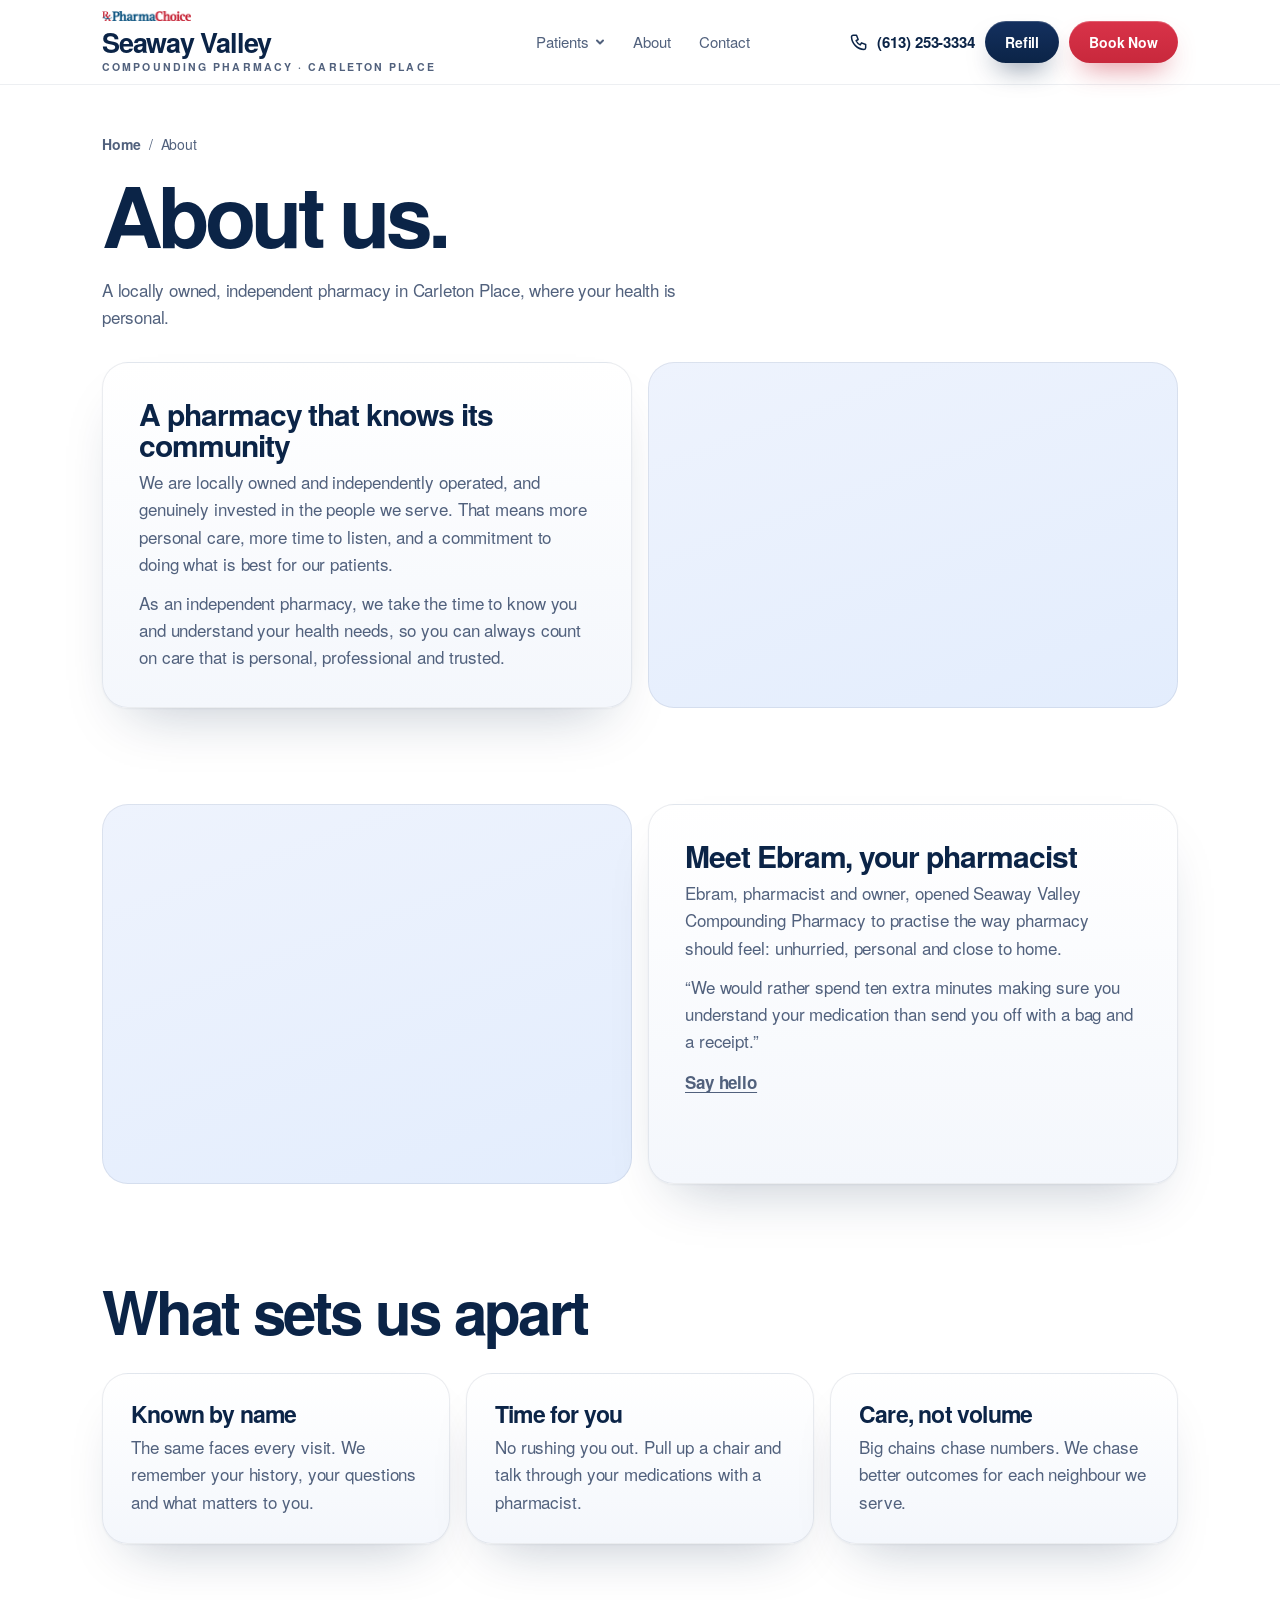
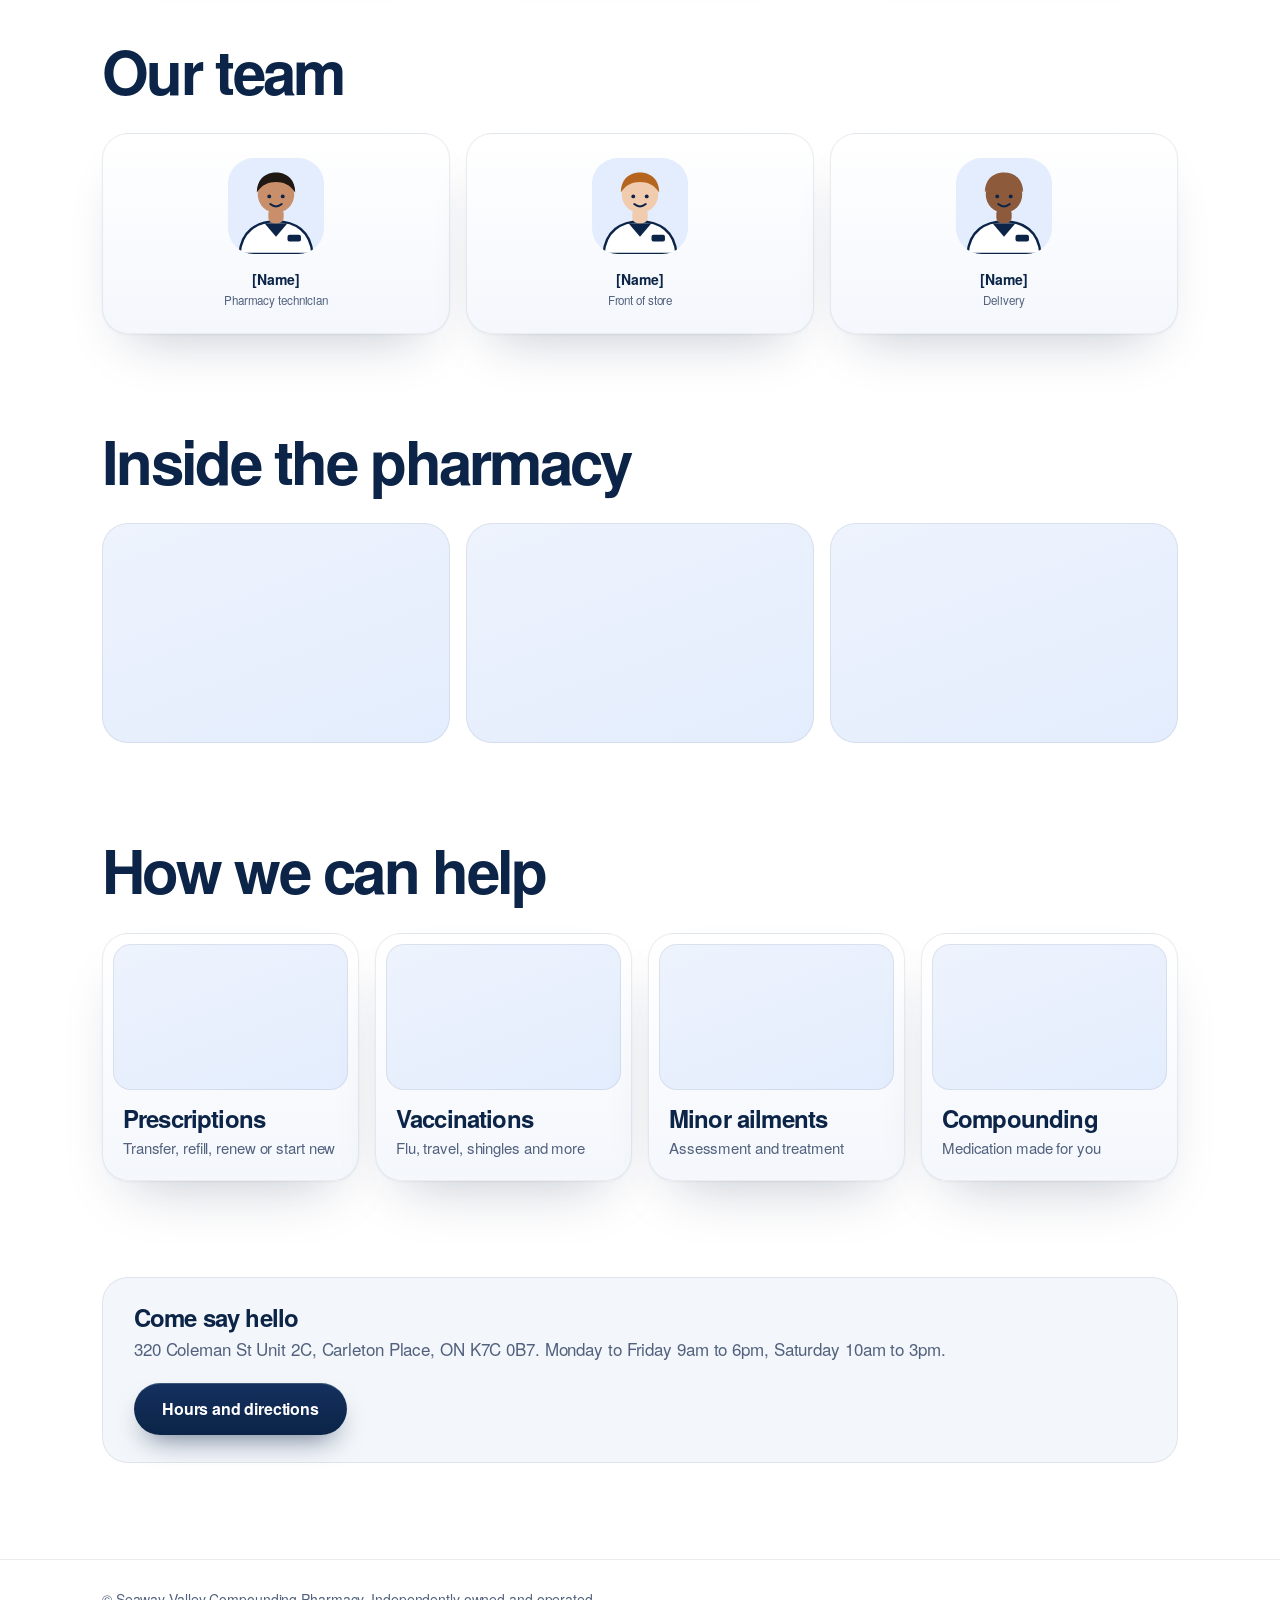
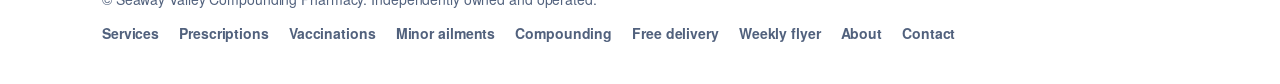
<file: about.html>
<!DOCTYPE html>
<html lang="en">
<head>
<meta charset="utf-8">
<meta name="viewport" content="width=device-width, initial-scale=1, viewport-fit=cover">
<title>About | Seaway Valley Compounding Pharmacy</title>
<meta name="description" content="About Seaway Valley Compounding Pharmacy, a locally owned and independent pharmacy in Carleton Place, Ontario.">
<link rel="stylesheet" href="site.css">
</head>
<body>
<svg width="0" height="0" style="position:absolute" aria-hidden="true"><defs>
<symbol id="av" viewBox="0 0 100 100"><path d="M12 100c2-24 18-34 38-34s36 10 38 34z" fill="#fff" stroke="#0B2447" stroke-width="2.5"/><path d="M38 68l12 14 12-14z" fill="#0B2447"/><rect x="42" y="52" width="16" height="16" rx="6" style="fill:var(--skin)"/><circle cx="50" cy="38" r="19" style="fill:var(--skin)"/><path d="M30 36c0-14 9-21 20-21s20 7 20 21c-5-8-12-11-20-11s-15 3-20 11z" style="fill:var(--hair)"/><circle cx="43" cy="40" r="2" fill="#0B2447"/><circle cx="57" cy="40" r="2" fill="#0B2447"/><path d="M44 48q6 5 12 0" stroke="#0B2447" stroke-width="2" fill="none" stroke-linecap="round"/><rect x="62" y="80" width="14" height="7" rx="2" fill="#0B2447"/></symbol>
<symbol id="bottle" viewBox="0 0 160 200"><g transform="translate(66,16)"><rect class="pl" x="-9" y="-5" width="18" height="10" rx="5" fill="#6FA3F5" stroke="currentColor" stroke-width="2"/></g><g transform="translate(88,10)"><rect class="pl d1" x="-9" y="-5" width="18" height="10" rx="5" fill="#E10600"/></g><g transform="translate(100,22)"><rect class="pl d2" x="-9" y="-5" width="18" height="10" rx="5" fill="#fff" stroke="currentColor" stroke-width="2"/></g><g class="bob"><rect x="118" y="12" width="36" height="22" rx="6" fill="#0B2447" transform="rotate(12 136 23)"/></g><rect x="30" y="62" width="100" height="124" rx="16" fill="#fff" fill-opacity=".75" stroke="currentColor" stroke-width="3"/><rect x="40" y="52" width="80" height="14" rx="6" fill="#0B2447"/><rect x="44" y="98" width="72" height="56" rx="6" fill="#0B2447"/><text x="80" y="134" text-anchor="middle" font-family="Fraunces,Georgia,serif" font-size="26" fill="#fff">Rx</text><rect x="60" y="143" width="40" height="3" fill="#E10600"/><circle cx="52" cy="172" r="6" fill="#6FA3F5"/><circle cx="72" cy="174" r="6" fill="#fff" stroke="currentColor" stroke-width="2"/><circle cx="94" cy="172" r="6" fill="#6FA3F5"/><circle cx="112" cy="174" r="6" fill="#fff" stroke="currentColor" stroke-width="2"/></symbol>
<symbol id="flask" viewBox="0 0 100 100"><path d="M27 62h46l11 20c3 6 0 10-6 10H22c-6 0-9-4-6-10z" fill="#6FA3F5"/><path d="M40 14h20v26l24 42c3 6 0 10-6 10H22c-6 0-9-4-6-10l24-42z" fill="none" stroke="currentColor" stroke-width="3" stroke-linejoin="round"/><circle class="b2" cx="40" cy="84" r="3" fill="#fff"/><circle class="b2 d1" cx="54" cy="86" r="3" fill="#fff"/><circle class="b2 d2" cx="66" cy="84" r="3" fill="#fff"/></symbol>
<symbol id="syr" viewBox="0 0 100 100"><g transform="rotate(-35 50 50)"><line x1="4" y1="50" x2="22" y2="50" stroke="currentColor" stroke-width="3" stroke-linecap="round"/><rect x="22" y="40" width="46" height="20" rx="4" fill="#fff" stroke="currentColor" stroke-width="3"/><rect x="26" y="44" width="30" height="12" fill="#6FA3F5"/><g class="pg"><rect x="56" y="43" width="8" height="14" fill="#0B2447"/><line x1="64" y1="50" x2="84" y2="50" stroke="currentColor" stroke-width="3"/><rect x="82" y="40" width="5" height="20" rx="2" fill="currentColor"/></g><circle class="dr" cx="4" cy="58" r="3" fill="#6FA3F5"/></g></symbol>
<symbol id="ecg" viewBox="0 0 100 100"><path d="M6 54h20l8-24 12 46 10-32 6 10h32" fill="none" stroke="currentColor" stroke-width="3" stroke-linecap="round" stroke-linejoin="round" opacity=".2"/><path class="ecg" pathLength="100" d="M6 54h20l8-24 12 46 10-32 6 10h32" fill="none" stroke="currentColor" stroke-width="4" stroke-linecap="round" stroke-linejoin="round"/></symbol>
<symbol id="clip" viewBox="0 0 100 100"><rect x="24" y="16" width="52" height="70" rx="8" fill="#fff" stroke="currentColor" stroke-width="3"/><rect x="38" y="10" width="24" height="12" rx="4" fill="#0B2447"/><path d="M54 42h14M54 58h14M54 74h14" stroke="currentColor" stroke-width="3" stroke-linecap="round" opacity=".35"/><g fill="none" stroke="#0B2447" stroke-width="4" stroke-linecap="round" stroke-linejoin="round"><path class="ck" pathLength="1" d="M33 40l5 5 9-10"/><path class="ck d1" pathLength="1" d="M33 56l5 5 9-10"/><path class="ck d2" pathLength="1" d="M33 72l5 5 9-10"/></g></symbol>
<symbol id="van" viewBox="0 0 100 100"><path class="rd" d="M0 78h100" stroke="currentColor" stroke-width="3" stroke-dasharray="8 8" opacity=".4"/><g class="bob"><rect x="14" y="36" width="48" height="32" rx="5" fill="#0B2447"/><path d="M62 46h14l10 10v12H62z" fill="#0B2447"/><path d="M68 50h7l6 6H68z" fill="#E3EDFD"/><path d="M38 44v16M30 52h16" stroke="#E10600" stroke-width="3"/></g><circle cx="30" cy="70" r="7" fill="currentColor"/><circle cx="72" cy="70" r="7" fill="currentColor"/></symbol>
</defs></svg>

<header><div class="wrap nav">
  <a class="logo" href="index.html" aria-label="Seaway Valley Compounding Pharmacy, Carleton Place, home"><span class="lg"><img class="lg-pc" src="[data-uri]" alt="PharmaChoice"><span class="lg-c">Carleton Place</span><span class="lg-n">Seaway Valley</span><span class="lg-s">Compounding Pharmacy<span class="lg-cp">&nbsp;&middot;&nbsp;Carleton Place</span></span></span></a>
  <nav class="menu" id="menu" aria-label="Main">
    <div class="dw"><button class="dt" type="button" aria-expanded="false" aria-haspopup="true">Patients<svg viewBox="0 0 10 10"><path d="M2 3.5l3 3 3-3"/></svg></button>
      <div class="dm"><a href="services.html">Services</a><a href="prescriptions.html">Prescriptions</a><a href="vaccinations.html">Vaccinations</a><a href="minor-ailments.html">Minor ailments</a><a href="compounding.html">Compounding</a><a href="free-delivery.html">Free delivery</a><a href="flyer.html">Weekly flyer</a></div></div>
    <div class="dw"><a class="dt dl" href="about.html">About</a></div>
    <div class="dw"><a class="dt dl" href="index.html#contact">Contact</a></div>
    <a class="mobonly first" href="prescriptions.html#refill">Refill a prescription</a><a class="mobonly" href="tel:+16132533334">Call (613) 253-3334</a>
  </nav>
  <div class="navr">
    <a class="navtel" href="tel:+16132533334" aria-label="Call (613) 253-3334"><svg viewBox="0 0 24 24"><path d="M5 4h4l2 5-2.5 1.5a11 11 0 0 0 5 5L15 13l5 2v4a2 2 0 0 1-2 2A16 16 0 0 1 3 6a2 2 0 0 1 2-2z"/></svg><span>(613) 253-3334</span></a>
    <a class="btn pri sm rf-b" href="prescriptions.html#refill">Refill</a>
    <a class="btn bn sm" href="services.html#book">Book Now</a>
    <button class="burger" id="burger" type="button" aria-label="Menu" aria-expanded="false" aria-controls="menu"><svg viewBox="0 0 24 24"><path d="M4 7h16M4 12h16M4 17h16"/></svg></button>
  </div>
</div></header>

<main id="top">
<section class="phero"><div class="wrap"><p class="crumb"><a href="index.html">Home</a><span aria-hidden="true">/</span>About</p><h1><!--ed:about.549abd1e|text|About|About us.|Page title-->About us.<!--/ed--></h1><p class="lead"><!--ed:about.dd9aaca0|text|About|About us.|Intro text::under the heading-->A locally owned, independent pharmacy in Carleton Place, where your health is personal.<!--/ed--></p></div></section><section style="padding-top:0"><div class="wrap"><div class="split"><div class="card big"><h3><!--ed:about.d6b5a866|text|About|About us.|Card 1 title-->A pharmacy that knows its community<!--/ed--></h3><p><!--ed:about.84829884|area|About|About us.|Card 1 text::under “A pharmacy that knows its communi…”-->We are locally owned and independently operated, and genuinely invested in the people we serve. That means more personal care, more time to listen, and a commitment to doing what is best for our patients.<!--/ed--></p><p><!--ed:about.6e57bf14|area|About|About us.|Card 1 text, paragraph 2::under “A pharmacy that knows its communi…”-->As an independent pharmacy, we take the time to know you and understand your health needs, so you can always count on care that is personal, professional and trusted.<!--/ed--></p></div><!--img:about.img1|About|About us.|Photo next to “Meet Ebram, your pharmacist”|div|phimg--><div class="phimg" role="img" aria-label="Photo placeholder"></div><!--/img--></div></div></section><section style="padding-top:0"><div class="wrap"><div class="split rev"><!--img:about.img2|About|About us.|Photo of your pharmacist|div|phimg tall--><div class="phimg tall" role="img" aria-label="Photo of your pharmacist (coming soon)"></div><!--/img--><div class="card big"><h3><!--ed:about.6821735a|text|About|About us.|Card 2 title-->Meet Ebram, your pharmacist<!--/ed--></h3><p><!--ed:about.7ec957b8|area|About|About us.|Card 2 text::under “Meet Ebram, your pharmacist”-->Ebram, pharmacist and owner, opened Seaway Valley Compounding Pharmacy to practise the way pharmacy should feel: unhurried, personal and close to home.<!--/ed--></p><p><!--ed:about.00865bf4|area|About|About us.|Card 2 text, paragraph 2::under “Meet Ebram, your pharmacist”-->&ldquo;We would rather spend ten extra minutes making sure you understand your medication than send you off with a bag and a receipt.&rdquo;<!--/ed--></p><p style="margin-top:14px"><a class="tl" href="index.html#contact">Say hello</a></p></div></div></div></section><section style="padding-top:0"><div class="wrap"><div class="sec-h"><h2><!--ed:about.dbeadebf|text|About|What sets us apart|Section heading-->What sets us apart<!--/ed--></h2></div><div class="cards c3" style="margin-top:32px"><div class="card"><h3><!--ed:about.e7322224|text|About|What sets us apart|Card 1 title-->Known by name<!--/ed--></h3><p><!--ed:about.8b7e85ec|text|About|What sets us apart|Card 1 text::under “Known by name”-->The same faces every visit. We remember your history, your questions and what matters to you.<!--/ed--></p></div><div class="card"><h3><!--ed:about.93d64b71|text|About|What sets us apart|Card 2 title-->Time for you<!--/ed--></h3><p><!--ed:about.1de893e6|text|About|What sets us apart|Card 2 text::under “Time for you”-->No rushing you out. Pull up a chair and talk through your medications with a pharmacist.<!--/ed--></p></div><div class="card"><h3><!--ed:about.36f40042|text|About|What sets us apart|Card 3 title-->Care, not volume<!--/ed--></h3><p><!--ed:about.9bb4810a|text|About|What sets us apart|Card 3 text::under “Care, not volume”-->Big chains chase numbers. We chase better outcomes for each neighbour we serve.<!--/ed--></p></div></div></div></section><section style="padding-top:0"><div class="wrap"><div class="sec-h"><h2><!--ed:about.e2a3be48|text|About|Our team|Section heading-->Our team<!--/ed--></h2></div><div class="aboutcrew" style="margin-top:32px"><div class="crew">
      <figure><svg viewBox="0 0 100 100" style="--skin:#C98F6B;--hair:#1F1712" aria-hidden="true"><use href="#av"/></svg><figcaption><!--ed:about.7939d7d6|text|About|Our team|Team member 1 name-->[Name]<!--/ed--><small><!--ed:about.3cdc6555|text|About|Our team|Team member 1 job title-->Pharmacy technician<!--/ed--></small></figcaption></figure>
      <figure><svg viewBox="0 0 100 100" style="--skin:#F1CBAE;--hair:#B5651D" aria-hidden="true"><use href="#av"/></svg><figcaption><!--ed:about.7939d7d6-1|text|About|Our team|Team member 2 name-->[Name]<!--/ed--><small><!--ed:about.0ff4650b|text|About|Our team|Team member 2 job title-->Front of store<!--/ed--></small></figcaption></figure>
      <figure><svg viewBox="0 0 100 100" style="--skin:#8D5A3C;--hair:#8D5A3C" aria-hidden="true"><use href="#av"/></svg><figcaption><!--ed:about.7939d7d6-2|text|About|Our team|Team member 3 name-->[Name]<!--/ed--><small><!--ed:about.f99d653a|text|About|Our team|Team member 3 job title-->Delivery<!--/ed--></small></figcaption></figure>
    </div></div></div></section><section style="padding-top:0"><div class="wrap"><div class="sec-h"><h2><!--ed:about.04c62ca5|text|About|Inside the pharmacy|Section heading-->Inside the pharmacy<!--/ed--></h2></div><div class="cards c3" style="margin-top:32px"><!--img:about.img3|About|Inside the pharmacy|Gallery photo 1|div|phimg--><div class="phimg" role="img" aria-label="Photo placeholder"></div><!--/img--><!--img:about.img4|About|Inside the pharmacy|Gallery photo 2|div|phimg--><div class="phimg" role="img" aria-label="Photo placeholder"></div><!--/img--><!--img:about.img5|About|Inside the pharmacy|Gallery photo 3|div|phimg--><div class="phimg" role="img" aria-label="Photo placeholder"></div><!--/img--></div></div></section><section style="padding-top:0"><div class="wrap"><div class="sec-h"><h2><!--ed:about.53699e87|text|About|How we can help|Section heading-->How we can help<!--/ed--></h2></div><div class="svc4" style="margin-top:32px">
<a href="prescriptions.html"><!--img:about.img6|About|How we can help|Photo on the “Prescriptions” card|span|si--><span class="si" role="img" aria-label="Photo placeholder"></span><!--/img--><span class="sb"><h3><!--ed:about.c4abf940|text|About|How we can help|Card 1 title-->Prescriptions<!--/ed--></h3><p><!--ed:about.1eeec029|text|About|How we can help|Card 1 text::under “Prescriptions”-->Transfer, refill, renew or start new<!--/ed--></p></span></a>
<a href="vaccinations.html"><!--img:about.img7|About|How we can help|Photo on the “Vaccinations” card|span|si--><span class="si" role="img" aria-label="Photo placeholder"></span><!--/img--><span class="sb"><h3><!--ed:about.c244afad|text|About|How we can help|Card 2 title-->Vaccinations<!--/ed--></h3><p><!--ed:about.5e825c08|text|About|How we can help|Card 2 text::under “Vaccinations”-->Flu, travel, shingles and more<!--/ed--></p></span></a>
<a href="minor-ailments.html"><!--img:about.img8|About|How we can help|Photo on the “Minor ailments” card|span|si--><span class="si" role="img" aria-label="Photo placeholder"></span><!--/img--><span class="sb"><h3><!--ed:about.8e1094f5|text|About|How we can help|Card 3 title-->Minor ailments<!--/ed--></h3><p><!--ed:about.6ed891a2|text|About|How we can help|Card 3 text::under “Minor ailments”-->Assessment and treatment<!--/ed--></p></span></a>
<a href="compounding.html"><!--img:about.img9|About|How we can help|Photo on the “Compounding” card|span|si--><span class="si" role="img" aria-label="Photo placeholder"></span><!--/img--><span class="sb"><h3><!--ed:about.e7e6a7bc|text|About|How we can help|Card 4 title-->Compounding<!--/ed--></h3><p><!--ed:about.179b94f3|text|About|How we can help|Card 4 text::under “Compounding”-->Medication made for you<!--/ed--></p></span></a>
</div></div></section><section style="padding-top:0"><div class="wrap"><div class="band"><div><h3><!--ed:about.4c468c20|text|About|How we can help|Card 5 title-->Come say hello<!--/ed--></h3><p><!--ed:about.63a23c74|text|About|How we can help|Card 5 text::under “Come say hello”-->320 Coleman St Unit 2C, Carleton Place, ON K7C 0B7. Monday to Friday 9am to 6pm, Saturday 10am to 3pm.<!--/ed--></p></div><a class="btn pri" href="index.html#contact">Hours and directions</a></div></div></section>
</main>
<footer><div class="wrap fl"><span>© Seaway Valley Compounding Pharmacy. Independently owned and operated.</span><nav aria-label="Footer"><a href="services.html">Services</a><a href="prescriptions.html">Prescriptions</a><a href="vaccinations.html">Vaccinations</a><a href="minor-ailments.html">Minor ailments</a><a href="compounding.html">Compounding</a><a href="free-delivery.html">Free delivery</a><a href="flyer.html">Weekly flyer</a><a href="about.html">About</a><a href="index.html#contact">Contact</a></nav></div></footer>
<script src="site.js" defer></script>
</body>
</html>
</file>
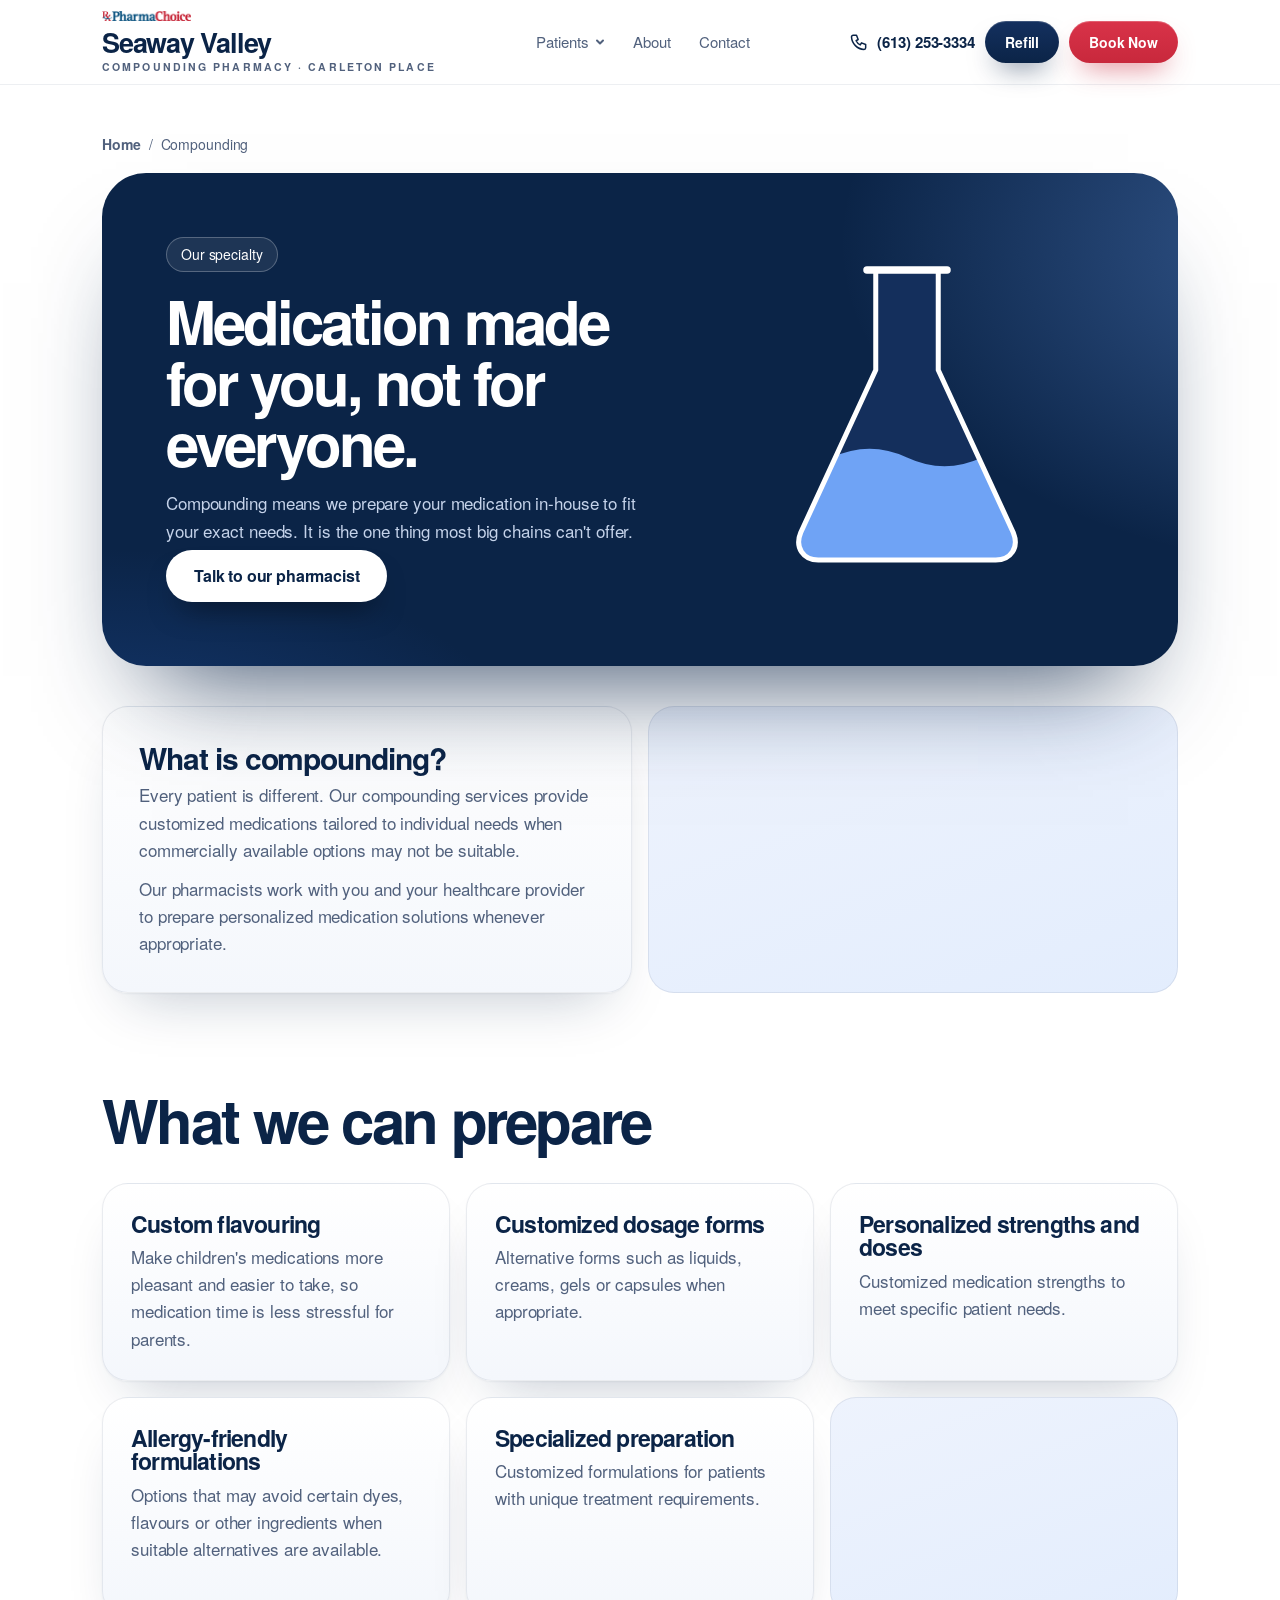
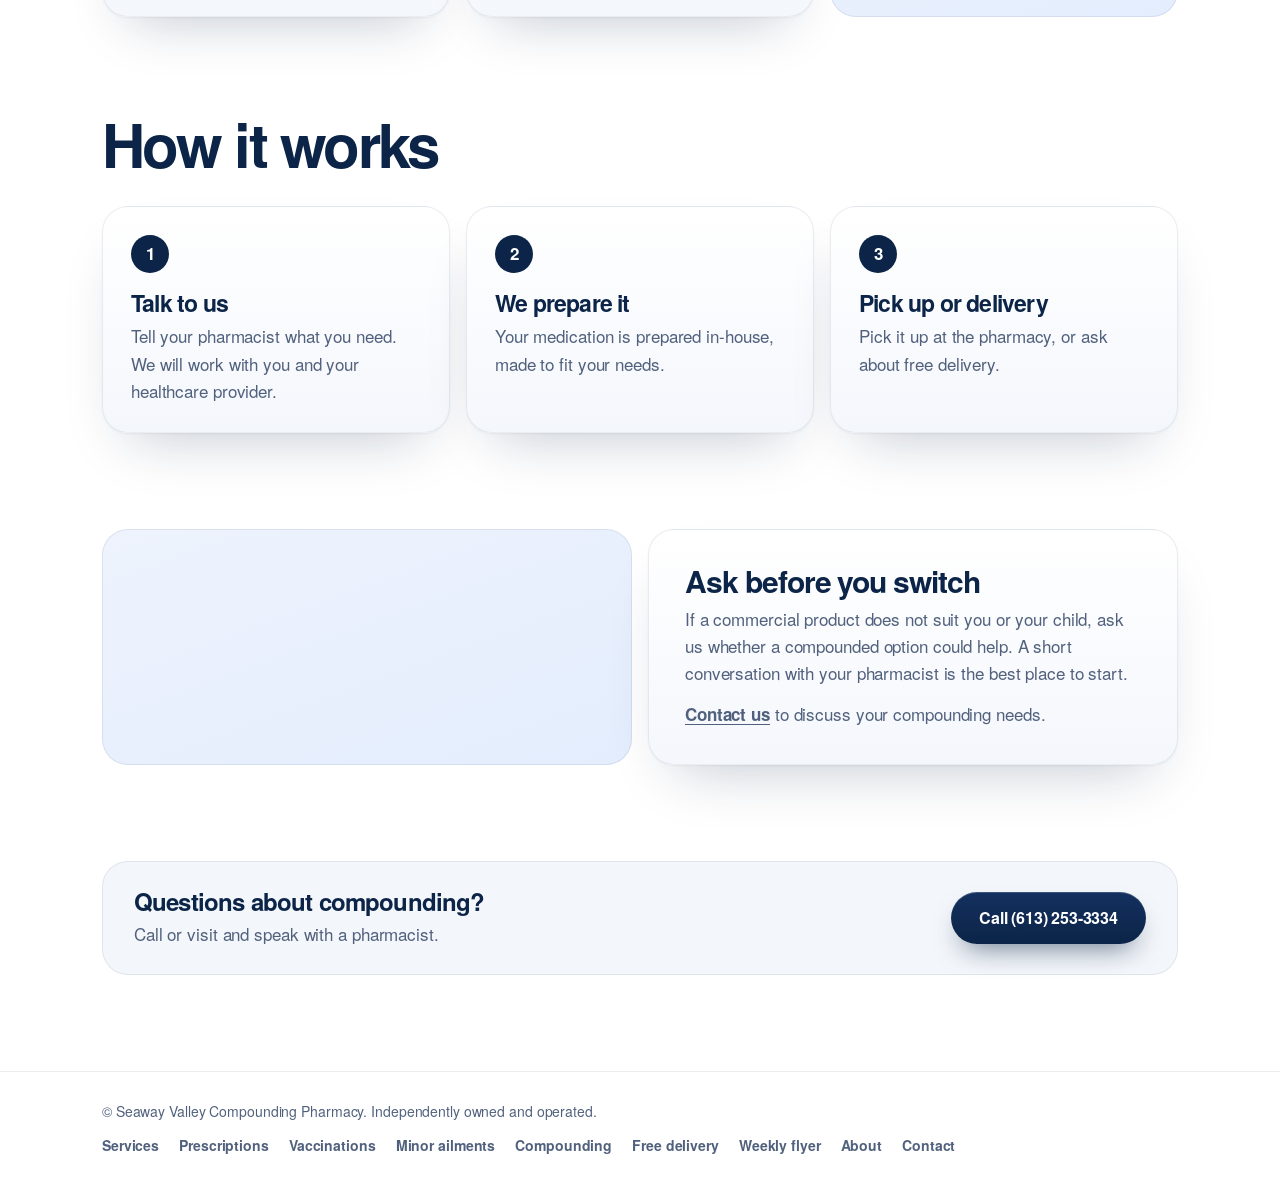
<file: compounding.html>
<!DOCTYPE html>
<html lang="en">
<head>
<meta charset="utf-8">
<meta name="viewport" content="width=device-width, initial-scale=1, viewport-fit=cover">
<title>Compounding | Seaway Valley Compounding Pharmacy</title>
<meta name="description" content="Custom compounded medications prepared in-house at Seaway Valley Compounding Pharmacy in Carleton Place.">
<link rel="stylesheet" href="site.css">
</head>
<body>
<svg width="0" height="0" style="position:absolute" aria-hidden="true"><defs>
<symbol id="av" viewBox="0 0 100 100"><path d="M12 100c2-24 18-34 38-34s36 10 38 34z" fill="#fff" stroke="#0B2447" stroke-width="2.5"/><path d="M38 68l12 14 12-14z" fill="#0B2447"/><rect x="42" y="52" width="16" height="16" rx="6" style="fill:var(--skin)"/><circle cx="50" cy="38" r="19" style="fill:var(--skin)"/><path d="M30 36c0-14 9-21 20-21s20 7 20 21c-5-8-12-11-20-11s-15 3-20 11z" style="fill:var(--hair)"/><circle cx="43" cy="40" r="2" fill="#0B2447"/><circle cx="57" cy="40" r="2" fill="#0B2447"/><path d="M44 48q6 5 12 0" stroke="#0B2447" stroke-width="2" fill="none" stroke-linecap="round"/><rect x="62" y="80" width="14" height="7" rx="2" fill="#0B2447"/></symbol>
<symbol id="bottle" viewBox="0 0 160 200"><g transform="translate(66,16)"><rect class="pl" x="-9" y="-5" width="18" height="10" rx="5" fill="#6FA3F5" stroke="currentColor" stroke-width="2"/></g><g transform="translate(88,10)"><rect class="pl d1" x="-9" y="-5" width="18" height="10" rx="5" fill="#E10600"/></g><g transform="translate(100,22)"><rect class="pl d2" x="-9" y="-5" width="18" height="10" rx="5" fill="#fff" stroke="currentColor" stroke-width="2"/></g><g class="bob"><rect x="118" y="12" width="36" height="22" rx="6" fill="#0B2447" transform="rotate(12 136 23)"/></g><rect x="30" y="62" width="100" height="124" rx="16" fill="#fff" fill-opacity=".75" stroke="currentColor" stroke-width="3"/><rect x="40" y="52" width="80" height="14" rx="6" fill="#0B2447"/><rect x="44" y="98" width="72" height="56" rx="6" fill="#0B2447"/><text x="80" y="134" text-anchor="middle" font-family="Fraunces,Georgia,serif" font-size="26" fill="#fff">Rx</text><rect x="60" y="143" width="40" height="3" fill="#E10600"/><circle cx="52" cy="172" r="6" fill="#6FA3F5"/><circle cx="72" cy="174" r="6" fill="#fff" stroke="currentColor" stroke-width="2"/><circle cx="94" cy="172" r="6" fill="#6FA3F5"/><circle cx="112" cy="174" r="6" fill="#fff" stroke="currentColor" stroke-width="2"/></symbol>
<symbol id="flask" viewBox="0 0 100 100"><path d="M27 62h46l11 20c3 6 0 10-6 10H22c-6 0-9-4-6-10z" fill="#6FA3F5"/><path d="M40 14h20v26l24 42c3 6 0 10-6 10H22c-6 0-9-4-6-10l24-42z" fill="none" stroke="currentColor" stroke-width="3" stroke-linejoin="round"/><circle class="b2" cx="40" cy="84" r="3" fill="#fff"/><circle class="b2 d1" cx="54" cy="86" r="3" fill="#fff"/><circle class="b2 d2" cx="66" cy="84" r="3" fill="#fff"/></symbol>
<symbol id="syr" viewBox="0 0 100 100"><g transform="rotate(-35 50 50)"><line x1="4" y1="50" x2="22" y2="50" stroke="currentColor" stroke-width="3" stroke-linecap="round"/><rect x="22" y="40" width="46" height="20" rx="4" fill="#fff" stroke="currentColor" stroke-width="3"/><rect x="26" y="44" width="30" height="12" fill="#6FA3F5"/><g class="pg"><rect x="56" y="43" width="8" height="14" fill="#0B2447"/><line x1="64" y1="50" x2="84" y2="50" stroke="currentColor" stroke-width="3"/><rect x="82" y="40" width="5" height="20" rx="2" fill="currentColor"/></g><circle class="dr" cx="4" cy="58" r="3" fill="#6FA3F5"/></g></symbol>
<symbol id="ecg" viewBox="0 0 100 100"><path d="M6 54h20l8-24 12 46 10-32 6 10h32" fill="none" stroke="currentColor" stroke-width="3" stroke-linecap="round" stroke-linejoin="round" opacity=".2"/><path class="ecg" pathLength="100" d="M6 54h20l8-24 12 46 10-32 6 10h32" fill="none" stroke="currentColor" stroke-width="4" stroke-linecap="round" stroke-linejoin="round"/></symbol>
<symbol id="clip" viewBox="0 0 100 100"><rect x="24" y="16" width="52" height="70" rx="8" fill="#fff" stroke="currentColor" stroke-width="3"/><rect x="38" y="10" width="24" height="12" rx="4" fill="#0B2447"/><path d="M54 42h14M54 58h14M54 74h14" stroke="currentColor" stroke-width="3" stroke-linecap="round" opacity=".35"/><g fill="none" stroke="#0B2447" stroke-width="4" stroke-linecap="round" stroke-linejoin="round"><path class="ck" pathLength="1" d="M33 40l5 5 9-10"/><path class="ck d1" pathLength="1" d="M33 56l5 5 9-10"/><path class="ck d2" pathLength="1" d="M33 72l5 5 9-10"/></g></symbol>
<symbol id="van" viewBox="0 0 100 100"><path class="rd" d="M0 78h100" stroke="currentColor" stroke-width="3" stroke-dasharray="8 8" opacity=".4"/><g class="bob"><rect x="14" y="36" width="48" height="32" rx="5" fill="#0B2447"/><path d="M62 46h14l10 10v12H62z" fill="#0B2447"/><path d="M68 50h7l6 6H68z" fill="#E3EDFD"/><path d="M38 44v16M30 52h16" stroke="#E10600" stroke-width="3"/></g><circle cx="30" cy="70" r="7" fill="currentColor"/><circle cx="72" cy="70" r="7" fill="currentColor"/></symbol>
</defs></svg>

<header><div class="wrap nav">
  <a class="logo" href="index.html" aria-label="Seaway Valley Compounding Pharmacy, Carleton Place, home"><span class="lg"><img class="lg-pc" src="[data-uri]" alt="PharmaChoice"><span class="lg-c">Carleton Place</span><span class="lg-n">Seaway Valley</span><span class="lg-s">Compounding Pharmacy<span class="lg-cp">&nbsp;&middot;&nbsp;Carleton Place</span></span></span></a>
  <nav class="menu" id="menu" aria-label="Main">
    <div class="dw"><button class="dt" type="button" aria-expanded="false" aria-haspopup="true">Patients<svg viewBox="0 0 10 10"><path d="M2 3.5l3 3 3-3"/></svg></button>
      <div class="dm"><a href="services.html">Services</a><a href="prescriptions.html">Prescriptions</a><a href="vaccinations.html">Vaccinations</a><a href="minor-ailments.html">Minor ailments</a><a href="compounding.html">Compounding</a><a href="free-delivery.html">Free delivery</a><a href="flyer.html">Weekly flyer</a></div></div>
    <div class="dw"><a class="dt dl" href="about.html">About</a></div>
    <div class="dw"><a class="dt dl" href="index.html#contact">Contact</a></div>
    <a class="mobonly first" href="prescriptions.html#refill">Refill a prescription</a><a class="mobonly" href="tel:+16132533334">Call (613) 253-3334</a>
  </nav>
  <div class="navr">
    <a class="navtel" href="tel:+16132533334" aria-label="Call (613) 253-3334"><svg viewBox="0 0 24 24"><path d="M5 4h4l2 5-2.5 1.5a11 11 0 0 0 5 5L15 13l5 2v4a2 2 0 0 1-2 2A16 16 0 0 1 3 6a2 2 0 0 1 2-2z"/></svg><span>(613) 253-3334</span></a>
    <a class="btn pri sm rf-b" href="prescriptions.html#refill">Refill</a>
    <a class="btn bn sm" href="services.html#book">Book Now</a>
    <button class="burger" id="burger" type="button" aria-label="Menu" aria-expanded="false" aria-controls="menu"><svg viewBox="0 0 24 24"><path d="M4 7h16M4 12h16M4 17h16"/></svg></button>
  </div>
</div></header>

<main id="top">
<section class="phero cp"><div class="wrap"><p class="crumb"><a href="index.html">Home</a><span aria-hidden="true">/</span>Compounding</p>
<div class="comp"><div><span class="tag"><!--ed:compounding.3d0d6d51|text|Compounding|Top of page|Small label above the heading-->Our specialty<!--/ed--></span><h1><!--ed:compounding.1717ba12|text|Compounding|Medication made for you, not for everyone.|Page title-->Medication made for you, not for everyone.<!--/ed--></h1><p><!--ed:compounding.f6b90a1d|area|Compounding|Medication made for you, not for everyone.|Intro text::under the heading-->Compounding means we prepare your medication in-house to fit your exact needs. It is the one thing most big chains can't offer.<!--/ed--></p><a class="btn wht" href="index.html#contact">Talk to our pharmacist</a></div><svg class="flask" viewBox="0 0 240 280" role="img" aria-label="Animated flask of compounded medication">
      <defs><clipPath id="c"><path d="M95 20h50v80l60 130c5 12-2 22-14 22H49c-12 0-19-10-14-22l60-130z"/></clipPath></defs>
      <g clip-path="url(#c)">
        <rect width="240" height="280" fill="#142F5C"/>
        <g class="wave"><path d="M-60 170q30-14 60 0t60 0 60 0 60 0 60 0V290H-60z" fill="#6FA3F5"/></g>
        <circle class="bub" cx="95" cy="230" r="6" fill="#fff"/><circle class="bub" cx="130" cy="240" r="4" fill="#fff"/><circle class="bub" cx="155" cy="225" r="5" fill="#fff"/>
      </g>
      <path d="M95 20h50v80l60 130c5 12-2 22-14 22H49c-12 0-19-10-14-22l60-130z" fill="none" stroke="#fff" stroke-width="4" stroke-linejoin="round"/>
      <path d="M88 20h64" stroke="#fff" stroke-width="6" stroke-linecap="round"/>
    </svg></div></div></section><section style="padding-top:0"><div class="wrap"><div class="split"><div class="card big"><h3><!--ed:compounding.f53a9c88|text|Compounding|Medication made for you, not for everyone.|Card 1 title-->What is compounding?<!--/ed--></h3><p><!--ed:compounding.06765c13|area|Compounding|Medication made for you, not for everyone.|Card 1 text::under “What is compounding?”-->Every patient is different. Our compounding services provide customized medications tailored to individual needs when commercially available options may not be suitable.<!--/ed--></p><p><!--ed:compounding.dde85833|area|Compounding|Medication made for you, not for everyone.|Card 1 text, paragraph 2::under “What is compounding?”-->Our pharmacists work with you and your healthcare provider to prepare personalized medication solutions whenever appropriate.<!--/ed--></p></div><!--img:compounding.img1|Compounding|Medication made for you, not for everyone.|Photo next to “Custom flavouring”|div|phimg--><div class="phimg" role="img" aria-label="Photo placeholder"></div><!--/img--></div></div></section><section style="padding-top:0"><div class="wrap"><div class="sec-h"><h2><!--ed:compounding.1ffbd17e|text|Compounding|What we can prepare|Section heading-->What we can prepare<!--/ed--></h2></div><div class="cards c3" style="margin-top:32px"><div class="card"><h3><!--ed:compounding.d407b3d7|text|Compounding|What we can prepare|Card 1 title-->Custom flavouring<!--/ed--></h3><p><!--ed:compounding.9e0f6533|area|Compounding|What we can prepare|Card 1 text::under “Custom flavouring”-->Make children's medications more pleasant and easier to take, so medication time is less stressful for parents.<!--/ed--></p></div><div class="card"><h3><!--ed:compounding.f517c7e1|text|Compounding|What we can prepare|Card 2 title-->Customized dosage forms<!--/ed--></h3><p><!--ed:compounding.6a9b3291|text|Compounding|What we can prepare|Card 2 text::under “Customized dosage forms”-->Alternative forms such as liquids, creams, gels or capsules when appropriate.<!--/ed--></p></div><div class="card"><h3><!--ed:compounding.217987c4|text|Compounding|What we can prepare|Card 3 title-->Personalized strengths and doses<!--/ed--></h3><p><!--ed:compounding.f2cce7bb|text|Compounding|What we can prepare|Card 3 text::under “Personalized strengths and doses”-->Customized medication strengths to meet specific patient needs.<!--/ed--></p></div><div class="card"><h3><!--ed:compounding.7082be9e|text|Compounding|What we can prepare|Card 4 title-->Allergy-friendly formulations<!--/ed--></h3><p><!--ed:compounding.9032f5ca|text|Compounding|What we can prepare|Card 4 text::under “Allergy-friendly formulations”-->Options that may avoid certain dyes, flavours or other ingredients when suitable alternatives are available.<!--/ed--></p></div><div class="card"><h3><!--ed:compounding.52b0d317|text|Compounding|What we can prepare|Card 5 title-->Specialized preparation<!--/ed--></h3><p><!--ed:compounding.781037da|text|Compounding|What we can prepare|Card 5 text::under “Specialized preparation”-->Customized formulations for patients with unique treatment requirements.<!--/ed--></p></div><!--img:compounding.img2|Compounding|What we can prepare|Photo next to “Talk to us”|div|phimg--><div class="phimg" role="img" aria-label="Photo placeholder"></div><!--/img--></div></div></section><section style="padding-top:0"><div class="wrap"><div class="sec-h"><h2><!--ed:compounding.49613bff|text|Compounding|How it works|Section heading-->How it works<!--/ed--></h2></div><div class="cards c3" style="margin-top:32px"><div class="card"><span class="n">1</span><h3><!--ed:compounding.f0a6e84d|text|Compounding|How it works|Card 1 title-->Talk to us<!--/ed--></h3><p><!--ed:compounding.5c60c596|text|Compounding|How it works|Card 1 text::under “Talk to us”-->Tell your pharmacist what you need. We will work with you and your healthcare provider.<!--/ed--></p></div><div class="card"><span class="n">2</span><h3><!--ed:compounding.cb93dd1f|text|Compounding|How it works|Card 2 title-->We prepare it<!--/ed--></h3><p><!--ed:compounding.1606d9d2|text|Compounding|How it works|Card 2 text::under “We prepare it”-->Your medication is prepared in-house, made to fit your needs.<!--/ed--></p></div><div class="card"><span class="n">3</span><h3><!--ed:compounding.79a3a4b5|text|Compounding|How it works|Card 3 title-->Pick up or delivery<!--/ed--></h3><p><!--ed:compounding.04f16eef|text|Compounding|How it works|Card 3 text::under “Pick up or delivery”-->Pick it up at the pharmacy, or ask about free delivery.<!--/ed--></p></div></div></div></section><section style="padding-top:0"><div class="wrap"><div class="split rev"><!--img:compounding.img3|Compounding|How it works|Photo next to “Ask before you switch”|div|phimg--><div class="phimg" role="img" aria-label="Photo placeholder"></div><!--/img--><div class="card big"><h3><!--ed:compounding.4f0eaf05|text|Compounding|How it works|Card 4 title-->Ask before you switch<!--/ed--></h3><p><!--ed:compounding.f0ea9bd2|area|Compounding|How it works|Card 4 text::under “Ask before you switch”-->If a commercial product does not suit you or your child, ask us whether a compounded option could help. A short conversation with your pharmacist is the best place to start.<!--/ed--></p><p style="margin-top:14px"><a class="tl" href="index.html#contact">Contact us</a> to discuss your compounding needs.</p></div></div></div></section><section style="padding-top:0"><div class="wrap"><div class="band"><div><h3><!--ed:compounding.73eb4dc3|text|Compounding|How it works|Card 5 title-->Questions about compounding?<!--/ed--></h3><p><!--ed:compounding.291120d9|text|Compounding|How it works|Card 5 text::under “Questions about compounding?”-->Call or visit and speak with a pharmacist.<!--/ed--></p></div><a class="btn pri" href="tel:+16132533334">Call (613) 253-3334</a></div></div></section>
</main>
<footer><div class="wrap fl"><span>© Seaway Valley Compounding Pharmacy. Independently owned and operated.</span><nav aria-label="Footer"><a href="services.html">Services</a><a href="prescriptions.html">Prescriptions</a><a href="vaccinations.html">Vaccinations</a><a href="minor-ailments.html">Minor ailments</a><a href="compounding.html">Compounding</a><a href="free-delivery.html">Free delivery</a><a href="flyer.html">Weekly flyer</a><a href="about.html">About</a><a href="index.html#contact">Contact</a></nav></div></footer>
<script src="site.js" defer></script>
</body>
</html>
</file>
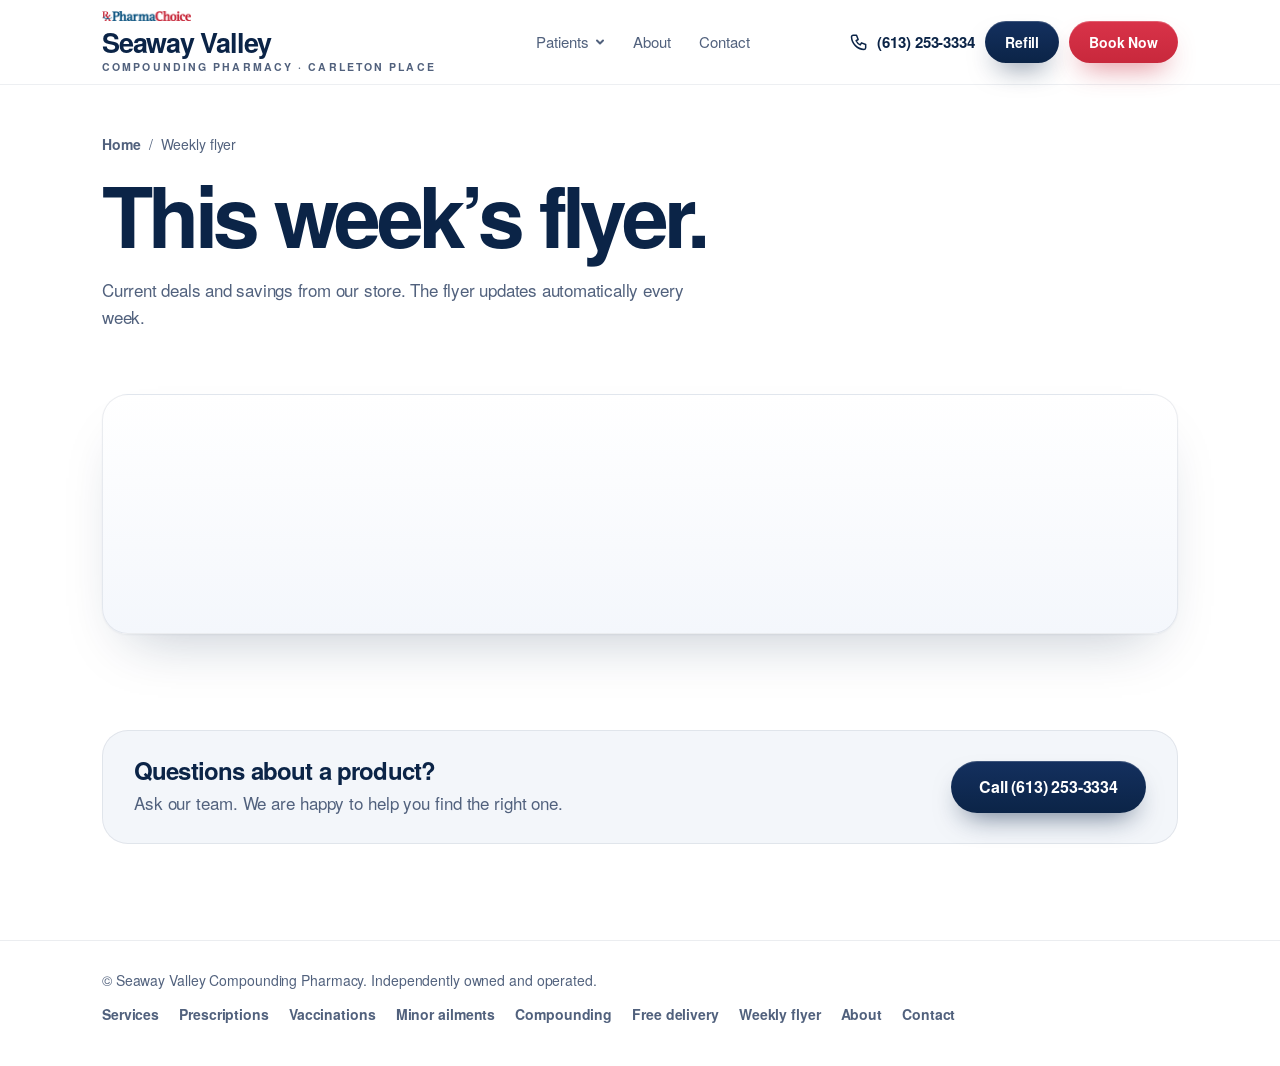
<file: flyer.html>
<!DOCTYPE html>
<html lang="en">
<head>
<meta charset="utf-8">
<meta name="viewport" content="width=device-width, initial-scale=1, viewport-fit=cover">
<title>Weekly flyer | Seaway Valley Compounding Pharmacy</title>
<meta name="description" content="This week’s flyer from Seaway Valley Compounding Pharmacy in Carleton Place.">
<link rel="stylesheet" href="site.css">
</head>
<body>
<svg width="0" height="0" style="position:absolute" aria-hidden="true"><defs>
<symbol id="av" viewBox="0 0 100 100"><path d="M12 100c2-24 18-34 38-34s36 10 38 34z" fill="#fff" stroke="#0B2447" stroke-width="2.5"/><path d="M38 68l12 14 12-14z" fill="#0B2447"/><rect x="42" y="52" width="16" height="16" rx="6" style="fill:var(--skin)"/><circle cx="50" cy="38" r="19" style="fill:var(--skin)"/><path d="M30 36c0-14 9-21 20-21s20 7 20 21c-5-8-12-11-20-11s-15 3-20 11z" style="fill:var(--hair)"/><circle cx="43" cy="40" r="2" fill="#0B2447"/><circle cx="57" cy="40" r="2" fill="#0B2447"/><path d="M44 48q6 5 12 0" stroke="#0B2447" stroke-width="2" fill="none" stroke-linecap="round"/><rect x="62" y="80" width="14" height="7" rx="2" fill="#0B2447"/></symbol>
<symbol id="bottle" viewBox="0 0 160 200"><g transform="translate(66,16)"><rect class="pl" x="-9" y="-5" width="18" height="10" rx="5" fill="#6FA3F5" stroke="currentColor" stroke-width="2"/></g><g transform="translate(88,10)"><rect class="pl d1" x="-9" y="-5" width="18" height="10" rx="5" fill="#E10600"/></g><g transform="translate(100,22)"><rect class="pl d2" x="-9" y="-5" width="18" height="10" rx="5" fill="#fff" stroke="currentColor" stroke-width="2"/></g><g class="bob"><rect x="118" y="12" width="36" height="22" rx="6" fill="#0B2447" transform="rotate(12 136 23)"/></g><rect x="30" y="62" width="100" height="124" rx="16" fill="#fff" fill-opacity=".75" stroke="currentColor" stroke-width="3"/><rect x="40" y="52" width="80" height="14" rx="6" fill="#0B2447"/><rect x="44" y="98" width="72" height="56" rx="6" fill="#0B2447"/><text x="80" y="134" text-anchor="middle" font-family="Fraunces,Georgia,serif" font-size="26" fill="#fff">Rx</text><rect x="60" y="143" width="40" height="3" fill="#E10600"/><circle cx="52" cy="172" r="6" fill="#6FA3F5"/><circle cx="72" cy="174" r="6" fill="#fff" stroke="currentColor" stroke-width="2"/><circle cx="94" cy="172" r="6" fill="#6FA3F5"/><circle cx="112" cy="174" r="6" fill="#fff" stroke="currentColor" stroke-width="2"/></symbol>
<symbol id="flask" viewBox="0 0 100 100"><path d="M27 62h46l11 20c3 6 0 10-6 10H22c-6 0-9-4-6-10z" fill="#6FA3F5"/><path d="M40 14h20v26l24 42c3 6 0 10-6 10H22c-6 0-9-4-6-10l24-42z" fill="none" stroke="currentColor" stroke-width="3" stroke-linejoin="round"/><circle class="b2" cx="40" cy="84" r="3" fill="#fff"/><circle class="b2 d1" cx="54" cy="86" r="3" fill="#fff"/><circle class="b2 d2" cx="66" cy="84" r="3" fill="#fff"/></symbol>
<symbol id="syr" viewBox="0 0 100 100"><g transform="rotate(-35 50 50)"><line x1="4" y1="50" x2="22" y2="50" stroke="currentColor" stroke-width="3" stroke-linecap="round"/><rect x="22" y="40" width="46" height="20" rx="4" fill="#fff" stroke="currentColor" stroke-width="3"/><rect x="26" y="44" width="30" height="12" fill="#6FA3F5"/><g class="pg"><rect x="56" y="43" width="8" height="14" fill="#0B2447"/><line x1="64" y1="50" x2="84" y2="50" stroke="currentColor" stroke-width="3"/><rect x="82" y="40" width="5" height="20" rx="2" fill="currentColor"/></g><circle class="dr" cx="4" cy="58" r="3" fill="#6FA3F5"/></g></symbol>
<symbol id="ecg" viewBox="0 0 100 100"><path d="M6 54h20l8-24 12 46 10-32 6 10h32" fill="none" stroke="currentColor" stroke-width="3" stroke-linecap="round" stroke-linejoin="round" opacity=".2"/><path class="ecg" pathLength="100" d="M6 54h20l8-24 12 46 10-32 6 10h32" fill="none" stroke="currentColor" stroke-width="4" stroke-linecap="round" stroke-linejoin="round"/></symbol>
<symbol id="clip" viewBox="0 0 100 100"><rect x="24" y="16" width="52" height="70" rx="8" fill="#fff" stroke="currentColor" stroke-width="3"/><rect x="38" y="10" width="24" height="12" rx="4" fill="#0B2447"/><path d="M54 42h14M54 58h14M54 74h14" stroke="currentColor" stroke-width="3" stroke-linecap="round" opacity=".35"/><g fill="none" stroke="#0B2447" stroke-width="4" stroke-linecap="round" stroke-linejoin="round"><path class="ck" pathLength="1" d="M33 40l5 5 9-10"/><path class="ck d1" pathLength="1" d="M33 56l5 5 9-10"/><path class="ck d2" pathLength="1" d="M33 72l5 5 9-10"/></g></symbol>
<symbol id="van" viewBox="0 0 100 100"><path class="rd" d="M0 78h100" stroke="currentColor" stroke-width="3" stroke-dasharray="8 8" opacity=".4"/><g class="bob"><rect x="14" y="36" width="48" height="32" rx="5" fill="#0B2447"/><path d="M62 46h14l10 10v12H62z" fill="#0B2447"/><path d="M68 50h7l6 6H68z" fill="#E3EDFD"/><path d="M38 44v16M30 52h16" stroke="#E10600" stroke-width="3"/></g><circle cx="30" cy="70" r="7" fill="currentColor"/><circle cx="72" cy="70" r="7" fill="currentColor"/></symbol>
</defs></svg>

<header><div class="wrap nav">
  <a class="logo" href="index.html" aria-label="Seaway Valley Compounding Pharmacy, Carleton Place, home"><span class="lg"><img class="lg-pc" src="[data-uri]" alt="PharmaChoice"><span class="lg-c">Carleton Place</span><span class="lg-n">Seaway Valley</span><span class="lg-s">Compounding Pharmacy<span class="lg-cp">&nbsp;&middot;&nbsp;Carleton Place</span></span></span></a>
  <nav class="menu" id="menu" aria-label="Main">
    <div class="dw"><button class="dt" type="button" aria-expanded="false" aria-haspopup="true">Patients<svg viewBox="0 0 10 10"><path d="M2 3.5l3 3 3-3"/></svg></button>
      <div class="dm"><a href="services.html">Services</a><a href="prescriptions.html">Prescriptions</a><a href="vaccinations.html">Vaccinations</a><a href="minor-ailments.html">Minor ailments</a><a href="compounding.html">Compounding</a><a href="free-delivery.html">Free delivery</a><a href="flyer.html">Weekly flyer</a></div></div>
    <div class="dw"><a class="dt dl" href="about.html">About</a></div>
    <div class="dw"><a class="dt dl" href="index.html#contact">Contact</a></div>
    <a class="mobonly first" href="prescriptions.html#refill">Refill a prescription</a><a class="mobonly" href="tel:+16132533334">Call (613) 253-3334</a>
  </nav>
  <div class="navr">
    <a class="navtel" href="tel:+16132533334" aria-label="Call (613) 253-3334"><svg viewBox="0 0 24 24"><path d="M5 4h4l2 5-2.5 1.5a11 11 0 0 0 5 5L15 13l5 2v4a2 2 0 0 1-2 2A16 16 0 0 1 3 6a2 2 0 0 1 2-2z"/></svg><span>(613) 253-3334</span></a>
    <a class="btn pri sm rf-b" href="prescriptions.html#refill">Refill</a>
    <a class="btn bn sm" href="services.html#book">Book Now</a>
    <button class="burger" id="burger" type="button" aria-label="Menu" aria-expanded="false" aria-controls="menu"><svg viewBox="0 0 24 24"><path d="M4 7h16M4 12h16M4 17h16"/></svg></button>
  </div>
</div></header>

<main id="top">
<section class="phero"><div class="wrap"><p class="crumb"><a href="index.html">Home</a><span aria-hidden="true">/</span>Weekly flyer</p><h1><!--ed:weekly-flyer.f67ec30d|text|Weekly flyer|This week’s flyer.|Page title-->This week’s flyer.<!--/ed--></h1><p class="lead"><!--ed:weekly-flyer.febfac2f|text|Weekly flyer|This week’s flyer.|Intro text::under the heading-->Current deals and savings from our store. The flyer updates automatically every week.<!--/ed--></p></div></section><!--flyer--><section style="padding-top:0"><div class="wrap"><div class="flyerbox"><div data-flyer-store="__FLYER__"></div></div>
<script src="https://pcc-flyer-embed.pharmachoice-canada.workers.dev/embed.js" async></script></div></section><!--/flyer--><section style="padding-top:0"><div class="wrap"><div class="band"><div><h3><!--ed:weekly-flyer.a7b8f01b|text|Weekly flyer|This week’s flyer.|Card 1 title-->Questions about a product?<!--/ed--></h3><p><!--ed:weekly-flyer.a4b8f311|text|Weekly flyer|This week’s flyer.|Card 1 text::under “Questions about a product?”-->Ask our team. We are happy to help you find the right one.<!--/ed--></p></div><a class="btn pri" href="tel:+16132533334">Call (613) 253-3334</a></div></div></section>
</main>
<footer><div class="wrap fl"><span>© Seaway Valley Compounding Pharmacy. Independently owned and operated.</span><nav aria-label="Footer"><a href="services.html">Services</a><a href="prescriptions.html">Prescriptions</a><a href="vaccinations.html">Vaccinations</a><a href="minor-ailments.html">Minor ailments</a><a href="compounding.html">Compounding</a><a href="free-delivery.html">Free delivery</a><a href="flyer.html">Weekly flyer</a><a href="about.html">About</a><a href="index.html#contact">Contact</a></nav></div></footer>
<script src="site.js" defer></script>
</body>
</html>
</file>
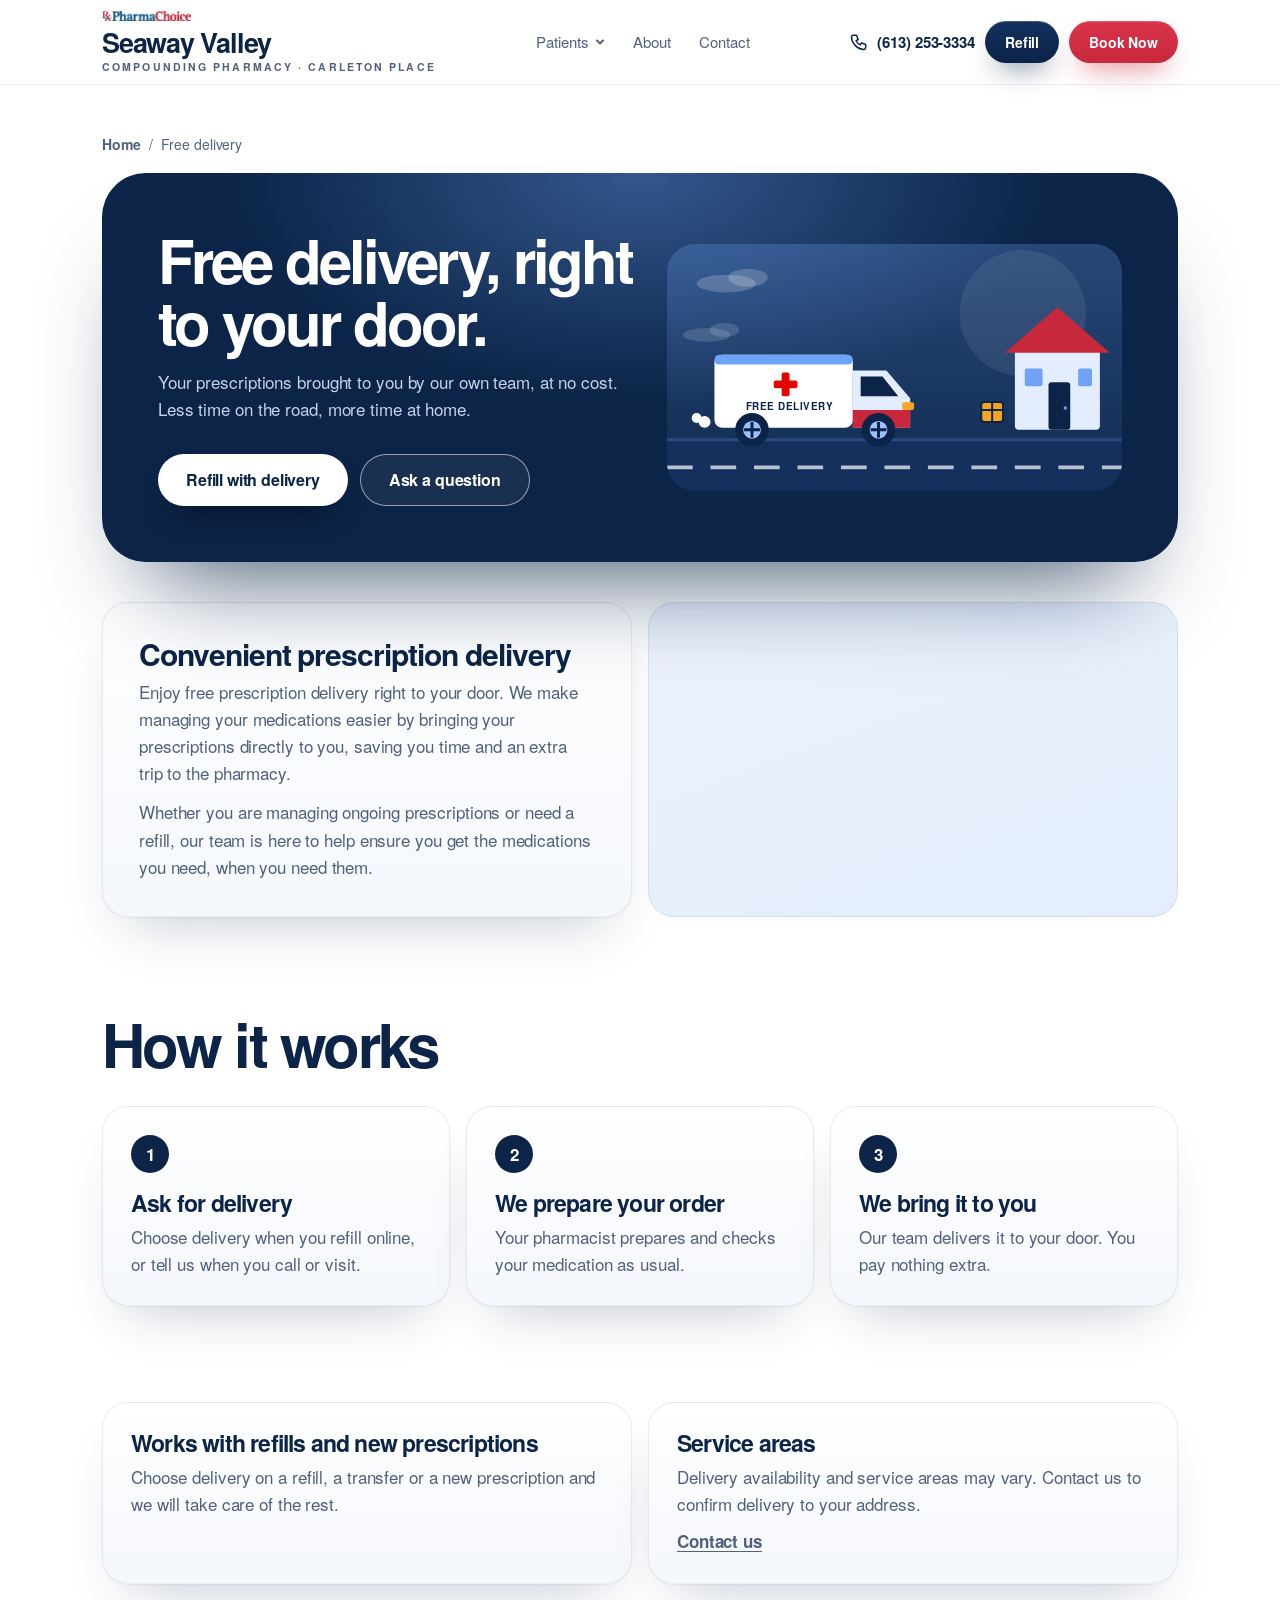
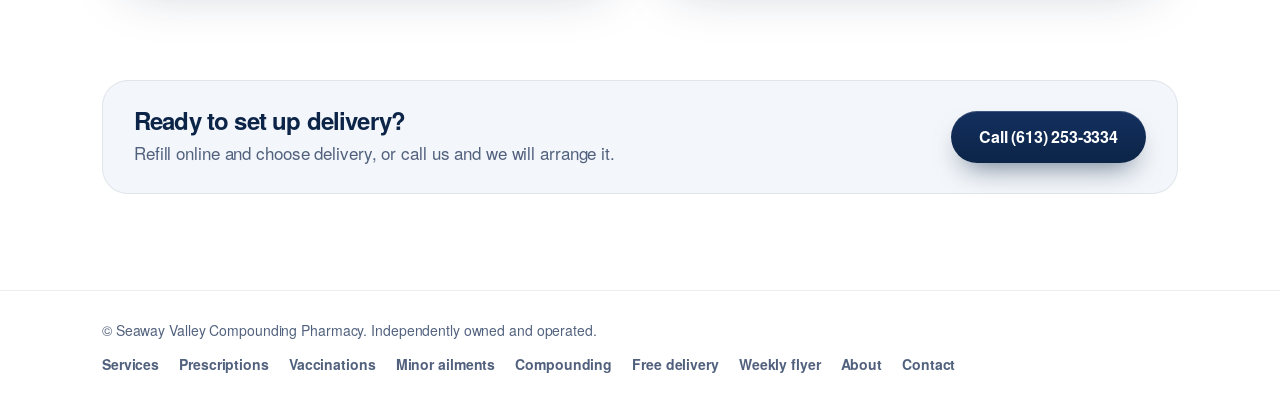
<file: free-delivery.html>
<!DOCTYPE html>
<html lang="en">
<head>
<meta charset="utf-8">
<meta name="viewport" content="width=device-width, initial-scale=1, viewport-fit=cover">
<title>Free delivery | Seaway Valley Compounding Pharmacy</title>
<meta name="description" content="Free prescription delivery to your door from Seaway Valley Compounding Pharmacy in Carleton Place.">
<link rel="stylesheet" href="site.css">
</head>
<body>
<svg width="0" height="0" style="position:absolute" aria-hidden="true"><defs>
<symbol id="av" viewBox="0 0 100 100"><path d="M12 100c2-24 18-34 38-34s36 10 38 34z" fill="#fff" stroke="#0B2447" stroke-width="2.5"/><path d="M38 68l12 14 12-14z" fill="#0B2447"/><rect x="42" y="52" width="16" height="16" rx="6" style="fill:var(--skin)"/><circle cx="50" cy="38" r="19" style="fill:var(--skin)"/><path d="M30 36c0-14 9-21 20-21s20 7 20 21c-5-8-12-11-20-11s-15 3-20 11z" style="fill:var(--hair)"/><circle cx="43" cy="40" r="2" fill="#0B2447"/><circle cx="57" cy="40" r="2" fill="#0B2447"/><path d="M44 48q6 5 12 0" stroke="#0B2447" stroke-width="2" fill="none" stroke-linecap="round"/><rect x="62" y="80" width="14" height="7" rx="2" fill="#0B2447"/></symbol>
<symbol id="bottle" viewBox="0 0 160 200"><g transform="translate(66,16)"><rect class="pl" x="-9" y="-5" width="18" height="10" rx="5" fill="#6FA3F5" stroke="currentColor" stroke-width="2"/></g><g transform="translate(88,10)"><rect class="pl d1" x="-9" y="-5" width="18" height="10" rx="5" fill="#E10600"/></g><g transform="translate(100,22)"><rect class="pl d2" x="-9" y="-5" width="18" height="10" rx="5" fill="#fff" stroke="currentColor" stroke-width="2"/></g><g class="bob"><rect x="118" y="12" width="36" height="22" rx="6" fill="#0B2447" transform="rotate(12 136 23)"/></g><rect x="30" y="62" width="100" height="124" rx="16" fill="#fff" fill-opacity=".75" stroke="currentColor" stroke-width="3"/><rect x="40" y="52" width="80" height="14" rx="6" fill="#0B2447"/><rect x="44" y="98" width="72" height="56" rx="6" fill="#0B2447"/><text x="80" y="134" text-anchor="middle" font-family="Fraunces,Georgia,serif" font-size="26" fill="#fff">Rx</text><rect x="60" y="143" width="40" height="3" fill="#E10600"/><circle cx="52" cy="172" r="6" fill="#6FA3F5"/><circle cx="72" cy="174" r="6" fill="#fff" stroke="currentColor" stroke-width="2"/><circle cx="94" cy="172" r="6" fill="#6FA3F5"/><circle cx="112" cy="174" r="6" fill="#fff" stroke="currentColor" stroke-width="2"/></symbol>
<symbol id="flask" viewBox="0 0 100 100"><path d="M27 62h46l11 20c3 6 0 10-6 10H22c-6 0-9-4-6-10z" fill="#6FA3F5"/><path d="M40 14h20v26l24 42c3 6 0 10-6 10H22c-6 0-9-4-6-10l24-42z" fill="none" stroke="currentColor" stroke-width="3" stroke-linejoin="round"/><circle class="b2" cx="40" cy="84" r="3" fill="#fff"/><circle class="b2 d1" cx="54" cy="86" r="3" fill="#fff"/><circle class="b2 d2" cx="66" cy="84" r="3" fill="#fff"/></symbol>
<symbol id="syr" viewBox="0 0 100 100"><g transform="rotate(-35 50 50)"><line x1="4" y1="50" x2="22" y2="50" stroke="currentColor" stroke-width="3" stroke-linecap="round"/><rect x="22" y="40" width="46" height="20" rx="4" fill="#fff" stroke="currentColor" stroke-width="3"/><rect x="26" y="44" width="30" height="12" fill="#6FA3F5"/><g class="pg"><rect x="56" y="43" width="8" height="14" fill="#0B2447"/><line x1="64" y1="50" x2="84" y2="50" stroke="currentColor" stroke-width="3"/><rect x="82" y="40" width="5" height="20" rx="2" fill="currentColor"/></g><circle class="dr" cx="4" cy="58" r="3" fill="#6FA3F5"/></g></symbol>
<symbol id="ecg" viewBox="0 0 100 100"><path d="M6 54h20l8-24 12 46 10-32 6 10h32" fill="none" stroke="currentColor" stroke-width="3" stroke-linecap="round" stroke-linejoin="round" opacity=".2"/><path class="ecg" pathLength="100" d="M6 54h20l8-24 12 46 10-32 6 10h32" fill="none" stroke="currentColor" stroke-width="4" stroke-linecap="round" stroke-linejoin="round"/></symbol>
<symbol id="clip" viewBox="0 0 100 100"><rect x="24" y="16" width="52" height="70" rx="8" fill="#fff" stroke="currentColor" stroke-width="3"/><rect x="38" y="10" width="24" height="12" rx="4" fill="#0B2447"/><path d="M54 42h14M54 58h14M54 74h14" stroke="currentColor" stroke-width="3" stroke-linecap="round" opacity=".35"/><g fill="none" stroke="#0B2447" stroke-width="4" stroke-linecap="round" stroke-linejoin="round"><path class="ck" pathLength="1" d="M33 40l5 5 9-10"/><path class="ck d1" pathLength="1" d="M33 56l5 5 9-10"/><path class="ck d2" pathLength="1" d="M33 72l5 5 9-10"/></g></symbol>
<symbol id="van" viewBox="0 0 100 100"><path class="rd" d="M0 78h100" stroke="currentColor" stroke-width="3" stroke-dasharray="8 8" opacity=".4"/><g class="bob"><rect x="14" y="36" width="48" height="32" rx="5" fill="#0B2447"/><path d="M62 46h14l10 10v12H62z" fill="#0B2447"/><path d="M68 50h7l6 6H68z" fill="#E3EDFD"/><path d="M38 44v16M30 52h16" stroke="#E10600" stroke-width="3"/></g><circle cx="30" cy="70" r="7" fill="currentColor"/><circle cx="72" cy="70" r="7" fill="currentColor"/></symbol>
</defs></svg>

<header><div class="wrap nav">
  <a class="logo" href="index.html" aria-label="Seaway Valley Compounding Pharmacy, Carleton Place, home"><span class="lg"><img class="lg-pc" src="[data-uri]" alt="PharmaChoice"><span class="lg-c">Carleton Place</span><span class="lg-n">Seaway Valley</span><span class="lg-s">Compounding Pharmacy<span class="lg-cp">&nbsp;&middot;&nbsp;Carleton Place</span></span></span></a>
  <nav class="menu" id="menu" aria-label="Main">
    <div class="dw"><button class="dt" type="button" aria-expanded="false" aria-haspopup="true">Patients<svg viewBox="0 0 10 10"><path d="M2 3.5l3 3 3-3"/></svg></button>
      <div class="dm"><a href="services.html">Services</a><a href="prescriptions.html">Prescriptions</a><a href="vaccinations.html">Vaccinations</a><a href="minor-ailments.html">Minor ailments</a><a href="compounding.html">Compounding</a><a href="free-delivery.html">Free delivery</a><a href="flyer.html">Weekly flyer</a></div></div>
    <div class="dw"><a class="dt dl" href="about.html">About</a></div>
    <div class="dw"><a class="dt dl" href="index.html#contact">Contact</a></div>
    <a class="mobonly first" href="prescriptions.html#refill">Refill a prescription</a><a class="mobonly" href="tel:+16132533334">Call (613) 253-3334</a>
  </nav>
  <div class="navr">
    <a class="navtel" href="tel:+16132533334" aria-label="Call (613) 253-3334"><svg viewBox="0 0 24 24"><path d="M5 4h4l2 5-2.5 1.5a11 11 0 0 0 5 5L15 13l5 2v4a2 2 0 0 1-2 2A16 16 0 0 1 3 6a2 2 0 0 1 2-2z"/></svg><span>(613) 253-3334</span></a>
    <a class="btn pri sm rf-b" href="prescriptions.html#refill">Refill</a>
    <a class="btn bn sm" href="services.html#book">Book Now</a>
    <button class="burger" id="burger" type="button" aria-label="Menu" aria-expanded="false" aria-controls="menu"><svg viewBox="0 0 24 24"><path d="M4 7h16M4 12h16M4 17h16"/></svg></button>
  </div>
</div></header>

<main id="top">
<section class="phero cp"><div class="wrap"><p class="crumb"><a href="index.html">Home</a><span aria-hidden="true">/</span>Free delivery</p>
<div class="ready deliv pg"><div class="dtx"><h1><!--ed:free-delivery.7b4eefd5|text|Free delivery|Free delivery, right to your door.|Page title-->Free delivery, right to your door.<!--/ed--></h1><p><!--ed:free-delivery.611dc02c|text|Free delivery|Free delivery, right to your door.|Intro text::under the heading-->Your prescriptions brought to you by our own team, at no cost. Less time on the road, more time at home.<!--/ed--></p><div class="cta"><a class="btn wht" href="prescriptions.html#refill">Refill with delivery</a><a class="btn ghost" href="index.html#contact">Ask a question</a></div></div><svg class="truck" viewBox="0 0 460 250" role="img" aria-label="Animated delivery truck driving to a house">
<style>
.tk-road{animation:tkroad .9s linear infinite}@keyframes tkroad{to{stroke-dashoffset:-44}}
.tk-bob{animation:tkbob .45s ease-in-out infinite alternate}@keyframes tkbob{to{transform:translateY(-2.5px)}}
.tk-wh{transform-box:fill-box;transform-origin:center;animation:tkwh .55s linear infinite}@keyframes tkwh{to{transform:rotate(360deg)}}
.tk-cl{animation:tkcl 20s linear infinite}.tk-cl.b{animation-duration:28s;animation-delay:-9s}@keyframes tkcl{from{transform:translateX(-120px)}to{transform:translateX(560px)}}
.tk-sm{transform-box:fill-box;transform-origin:center;animation:tksm 1.3s ease-out infinite}.tk-sm.b{animation-delay:-.65s}@keyframes tksm{from{opacity:.55;transform:translate(0,0) scale(.6)}to{opacity:0;transform:translate(-30px,-14px) scale(1.5)}}
.tk-pk{animation:tkpk 2.4s ease-in-out infinite}@keyframes tkpk{0%,100%{transform:translateY(0)}50%{transform:translateY(-6px)}}
@media (prefers-reduced-motion:reduce){.tk-road,.tk-bob,.tk-wh,.tk-cl,.tk-sm,.tk-pk{animation:none}}
</style>
<circle cx="360" cy="70" r="64" fill="#fff" opacity=".08"/>
<g class="tk-cl" opacity=".9"><ellipse cx="60" cy="40" rx="30" ry="9" fill="#fff" opacity=".22"/><ellipse cx="82" cy="34" rx="20" ry="9" fill="#fff" opacity=".22"/></g>
<g class="tk-cl b" opacity=".9"><ellipse cx="40" cy="92" rx="24" ry="7" fill="#fff" opacity=".16"/><ellipse cx="58" cy="87" rx="15" ry="7" fill="#fff" opacity=".16"/></g>
<!-- house -->
<g>
<rect x="352" y="106" width="86" height="82" rx="4" fill="#E3EDFD"/>
<path d="M342 110l53-46 53 46z" fill="#C8283C"/>
<rect x="386" y="140" width="22" height="48" rx="3" fill="#0B2447"/><circle cx="403" cy="166" r="1.8" fill="#6FA3F5"/>
<rect x="362" y="126" width="18" height="18" rx="2" fill="#6FA3F5"/><rect x="416" y="126" width="14" height="18" rx="2" fill="#6FA3F5"/>
<g class="tk-pk"><rect x="318" y="160" width="22" height="20" rx="3" fill="#F5A524" stroke="#0B2447" stroke-width="2"/><path d="M318 168h22M329 160v20" stroke="#0B2447" stroke-width="2"/></g>
</g>
<!-- road -->
<rect x="0" y="196" width="460" height="54" fill="#142F5C"/>
<line x1="0" y1="198" x2="460" y2="198" stroke="#2A4A80" stroke-width="3"/>
<line class="tk-road" x1="-44" y1="226" x2="504" y2="226" stroke="#fff" stroke-width="4" stroke-dasharray="26 18" opacity=".7"/>
<!-- truck -->
<g class="tk-bob">
<circle class="tk-sm" cx="38" cy="180" r="6" fill="#fff"/><circle class="tk-sm b" cx="30" cy="176" r="5" fill="#fff"/>
<rect x="48" y="112" width="140" height="74" rx="8" fill="#fff"/>
<rect x="48" y="112" width="140" height="10" rx="5" fill="#6FA3F5"/>
<path d="M170 156h30" stroke="none"/>
<path d="M188 128h34l24 28v30H188z" fill="#E3EDFD" stroke="#fff" stroke-width="0"/>
<path d="M196 134h22l16 20h-38z" fill="#0B2447"/>
<rect x="188" y="168" width="58" height="18" fill="#C8283C"/>
<rect x="238" y="160" width="12" height="8" rx="2" fill="#F5A524"/>
<g transform="translate(120 142)"><rect x="-12" y="-4" width="24" height="8" rx="2" fill="#E10600"/><rect x="-4" y="-12" width="8" height="24" rx="2" fill="#E10600"/></g>
<text x="124" y="168" text-anchor="middle" font-family="Helvetica,Arial,sans-serif" font-weight="700" font-size="10" fill="#0B2447" letter-spacing=".5">FREE DELIVERY</text>
<g><circle cx="86" cy="188" r="17" fill="#0B2447"/><g class="tk-wh"><circle cx="86" cy="188" r="9" fill="#9CC0FF"/><path d="M86 180v16M78 188h16" stroke="#0B2447" stroke-width="3"/></g></g>
<g><circle cx="214" cy="188" r="17" fill="#0B2447"/><g class="tk-wh"><circle cx="214" cy="188" r="9" fill="#9CC0FF"/><path d="M214 180v16M206 188h16" stroke="#0B2447" stroke-width="3"/></g></g>
</g>
</svg>
</div></div></section><section style="padding-top:0"><div class="wrap"><div class="split"><div class="card big"><h3><!--ed:free-delivery.2a17a35a|text|Free delivery|Free delivery, right to your door.|Card 1 title-->Convenient prescription delivery<!--/ed--></h3><p><!--ed:free-delivery.2d6af3c1|area|Free delivery|Free delivery, right to your door.|Card 1 text::under “Convenient prescription delivery”-->Enjoy free prescription delivery right to your door. We make managing your medications easier by bringing your prescriptions directly to you, saving you time and an extra trip to the pharmacy.<!--/ed--></p><p><!--ed:free-delivery.42f2c5c8|area|Free delivery|Free delivery, right to your door.|Card 1 text, paragraph 2::under “Convenient prescription delivery”-->Whether you are managing ongoing prescriptions or need a refill, our team is here to help ensure you get the medications you need, when you need them.<!--/ed--></p></div><!--img:free-delivery.img1|Free delivery|Free delivery, right to your door.|Photo next to “Ask for delivery”|div|phimg--><div class="phimg" role="img" aria-label="Photo placeholder"></div><!--/img--></div></div></section><section style="padding-top:0"><div class="wrap"><div class="sec-h"><h2><!--ed:free-delivery.49613bff|text|Free delivery|How it works|Section heading-->How it works<!--/ed--></h2></div><div class="cards c3" style="margin-top:32px"><div class="card"><span class="n">1</span><h3><!--ed:free-delivery.4753261d|text|Free delivery|How it works|Card 1 title-->Ask for delivery<!--/ed--></h3><p><!--ed:free-delivery.99948ffe|text|Free delivery|How it works|Card 1 text::under “Ask for delivery”-->Choose delivery when you refill online, or tell us when you call or visit.<!--/ed--></p></div><div class="card"><span class="n">2</span><h3><!--ed:free-delivery.73282ec6|text|Free delivery|How it works|Card 2 title-->We prepare your order<!--/ed--></h3><p><!--ed:free-delivery.d4da22fc|text|Free delivery|How it works|Card 2 text::under “We prepare your order”-->Your pharmacist prepares and checks your medication as usual.<!--/ed--></p></div><div class="card"><span class="n">3</span><h3><!--ed:free-delivery.2ebfaca4|text|Free delivery|How it works|Card 3 title-->We bring it to you<!--/ed--></h3><p><!--ed:free-delivery.49801733|text|Free delivery|How it works|Card 3 text::under “We bring it to you”-->Our team delivers it to your door. You pay nothing extra.<!--/ed--></p></div></div></div></section><section style="padding-top:0"><div class="wrap"><div class="cards c2"><div class="card"><h3><!--ed:free-delivery.962f835e|text|Free delivery|How it works|Card 4 title-->Works with refills and new prescriptions<!--/ed--></h3><p><!--ed:free-delivery.665d5153|text|Free delivery|How it works|Card 4 text::under “Works with refills and new prescr…”-->Choose delivery on a refill, a transfer or a new prescription and we will take care of the rest.<!--/ed--></p></div><div class="card"><h3><!--ed:free-delivery.4379b11c|text|Free delivery|How it works|Card 5 title-->Service areas<!--/ed--></h3><p><!--ed:free-delivery.5aa856ed|text|Free delivery|How it works|Card 5 text::under “Service areas”-->Delivery availability and service areas may vary. Contact us to confirm delivery to your address.<!--/ed--></p><p style="margin-top:10px"><a class="tl" href="index.html#contact">Contact us</a></p></div></div></div></section><section style="padding-top:0"><div class="wrap"><div class="band"><div><h3><!--ed:free-delivery.6bb6789b|text|Free delivery|How it works|Card 6 title-->Ready to set up delivery?<!--/ed--></h3><p><!--ed:free-delivery.7b7a468f|text|Free delivery|How it works|Card 6 text::under “Ready to set up delivery?”-->Refill online and choose delivery, or call us and we will arrange it.<!--/ed--></p></div><a class="btn pri" href="tel:+16132533334">Call (613) 253-3334</a></div></div></section>
</main>
<footer><div class="wrap fl"><span>© Seaway Valley Compounding Pharmacy. Independently owned and operated.</span><nav aria-label="Footer"><a href="services.html">Services</a><a href="prescriptions.html">Prescriptions</a><a href="vaccinations.html">Vaccinations</a><a href="minor-ailments.html">Minor ailments</a><a href="compounding.html">Compounding</a><a href="free-delivery.html">Free delivery</a><a href="flyer.html">Weekly flyer</a><a href="about.html">About</a><a href="index.html#contact">Contact</a></nav></div></footer>
<script src="site.js" defer></script>
</body>
</html>
</file>
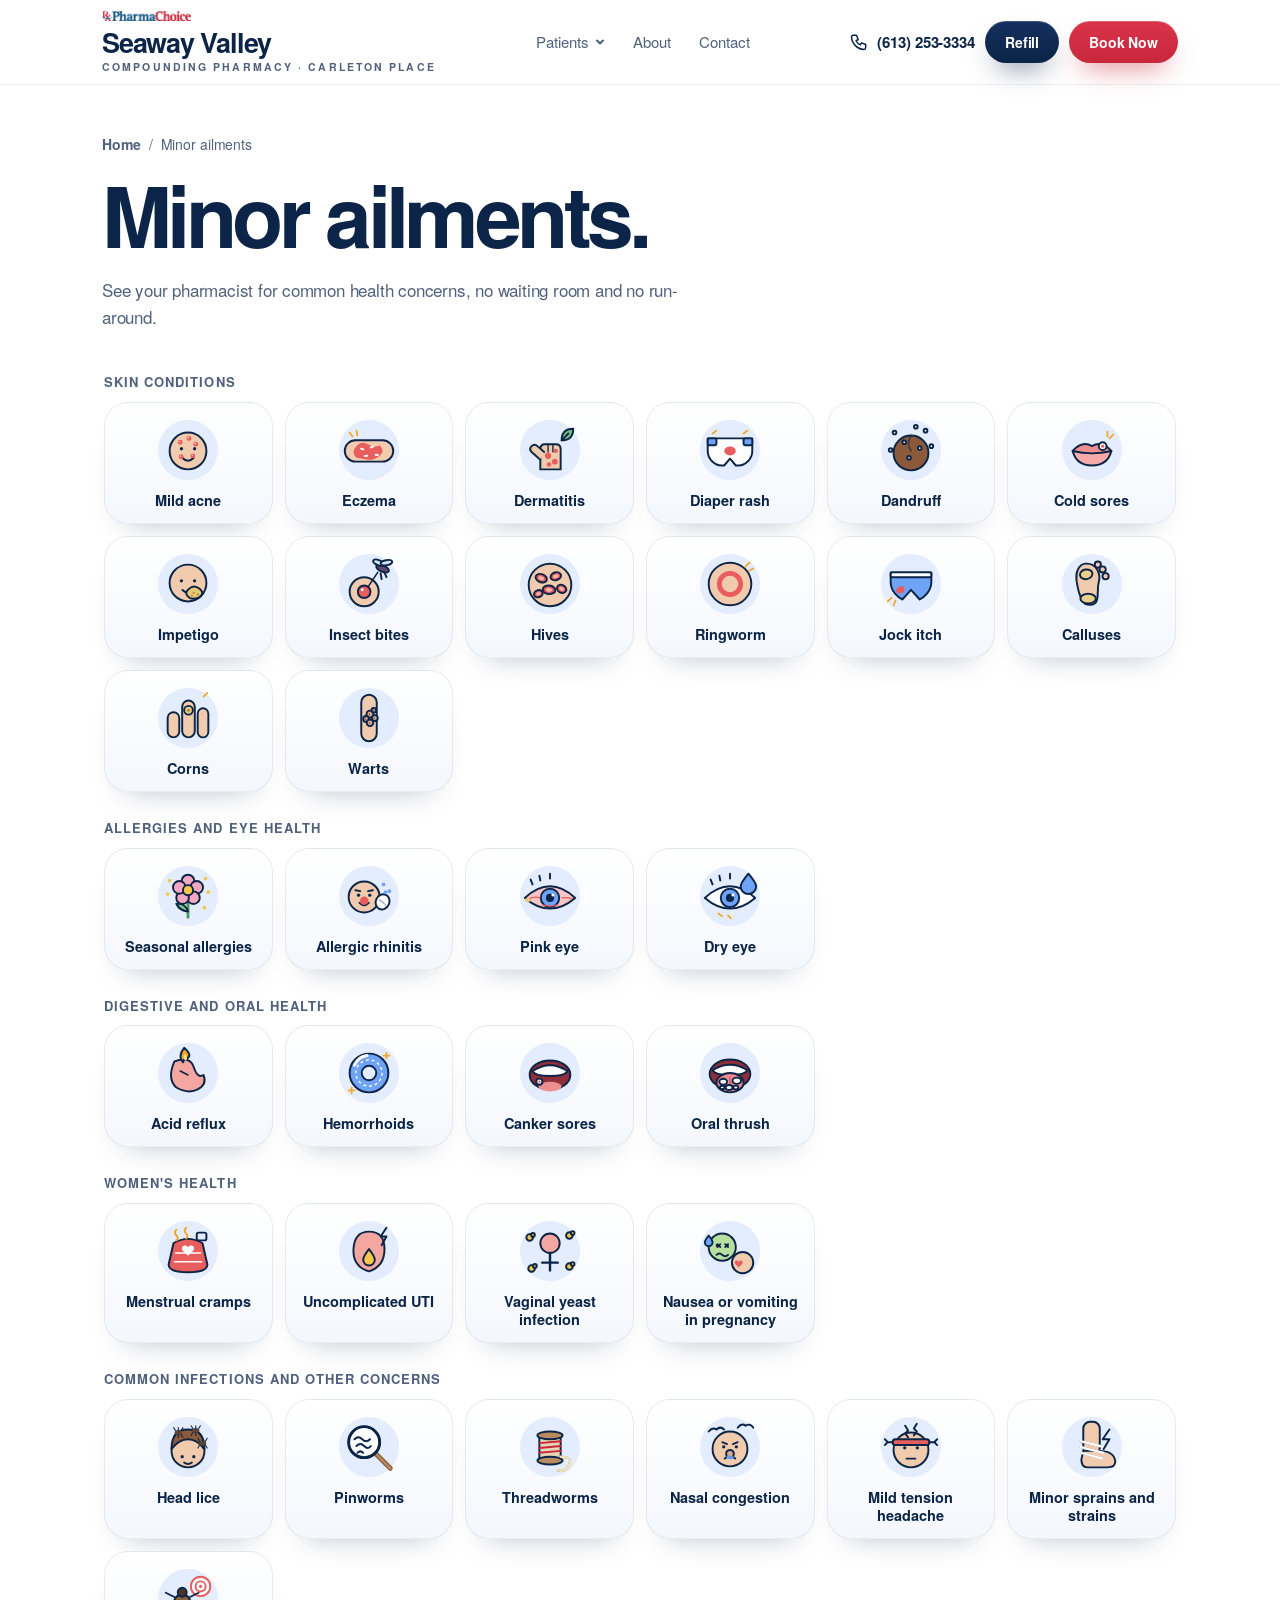
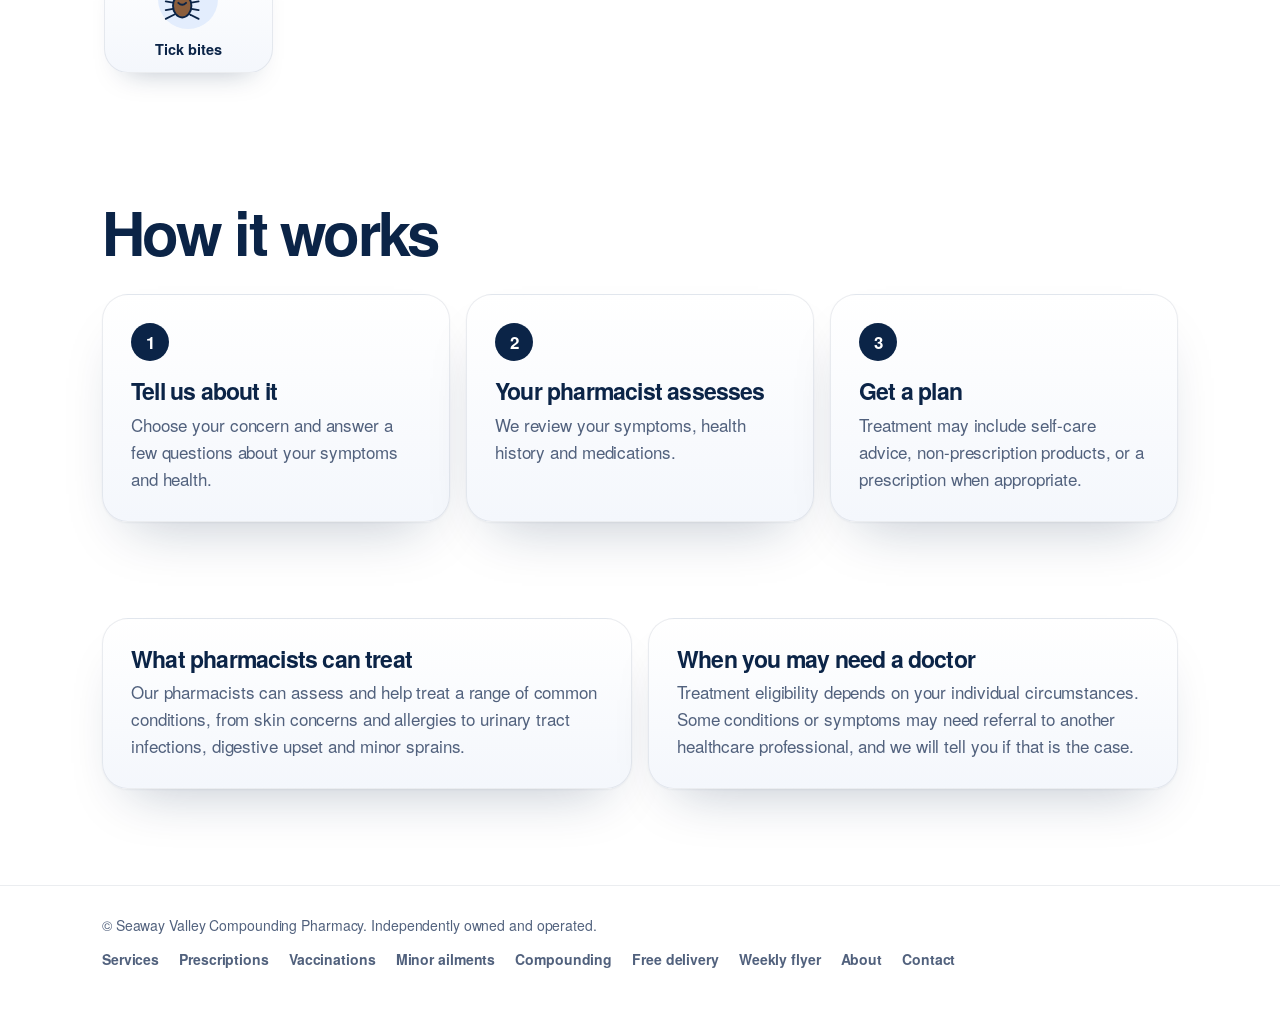
<file: minor-ailments.html>
<!DOCTYPE html>
<html lang="en">
<head>
<meta charset="utf-8">
<meta name="viewport" content="width=device-width, initial-scale=1, viewport-fit=cover">
<title>Minor ailments | Seaway Valley Compounding Pharmacy</title>
<meta name="description" content="Pharmacist assessment and treatment for common conditions at Seaway Valley Compounding Pharmacy in Carleton Place.">
<link rel="stylesheet" href="site.css">
</head>
<body>
<svg width="0" height="0" style="position:absolute" aria-hidden="true"><defs>
<symbol id="av" viewBox="0 0 100 100"><path d="M12 100c2-24 18-34 38-34s36 10 38 34z" fill="#fff" stroke="#0B2447" stroke-width="2.5"/><path d="M38 68l12 14 12-14z" fill="#0B2447"/><rect x="42" y="52" width="16" height="16" rx="6" style="fill:var(--skin)"/><circle cx="50" cy="38" r="19" style="fill:var(--skin)"/><path d="M30 36c0-14 9-21 20-21s20 7 20 21c-5-8-12-11-20-11s-15 3-20 11z" style="fill:var(--hair)"/><circle cx="43" cy="40" r="2" fill="#0B2447"/><circle cx="57" cy="40" r="2" fill="#0B2447"/><path d="M44 48q6 5 12 0" stroke="#0B2447" stroke-width="2" fill="none" stroke-linecap="round"/><rect x="62" y="80" width="14" height="7" rx="2" fill="#0B2447"/></symbol>
<symbol id="bottle" viewBox="0 0 160 200"><g transform="translate(66,16)"><rect class="pl" x="-9" y="-5" width="18" height="10" rx="5" fill="#6FA3F5" stroke="currentColor" stroke-width="2"/></g><g transform="translate(88,10)"><rect class="pl d1" x="-9" y="-5" width="18" height="10" rx="5" fill="#E10600"/></g><g transform="translate(100,22)"><rect class="pl d2" x="-9" y="-5" width="18" height="10" rx="5" fill="#fff" stroke="currentColor" stroke-width="2"/></g><g class="bob"><rect x="118" y="12" width="36" height="22" rx="6" fill="#0B2447" transform="rotate(12 136 23)"/></g><rect x="30" y="62" width="100" height="124" rx="16" fill="#fff" fill-opacity=".75" stroke="currentColor" stroke-width="3"/><rect x="40" y="52" width="80" height="14" rx="6" fill="#0B2447"/><rect x="44" y="98" width="72" height="56" rx="6" fill="#0B2447"/><text x="80" y="134" text-anchor="middle" font-family="Fraunces,Georgia,serif" font-size="26" fill="#fff">Rx</text><rect x="60" y="143" width="40" height="3" fill="#E10600"/><circle cx="52" cy="172" r="6" fill="#6FA3F5"/><circle cx="72" cy="174" r="6" fill="#fff" stroke="currentColor" stroke-width="2"/><circle cx="94" cy="172" r="6" fill="#6FA3F5"/><circle cx="112" cy="174" r="6" fill="#fff" stroke="currentColor" stroke-width="2"/></symbol>
<symbol id="flask" viewBox="0 0 100 100"><path d="M27 62h46l11 20c3 6 0 10-6 10H22c-6 0-9-4-6-10z" fill="#6FA3F5"/><path d="M40 14h20v26l24 42c3 6 0 10-6 10H22c-6 0-9-4-6-10l24-42z" fill="none" stroke="currentColor" stroke-width="3" stroke-linejoin="round"/><circle class="b2" cx="40" cy="84" r="3" fill="#fff"/><circle class="b2 d1" cx="54" cy="86" r="3" fill="#fff"/><circle class="b2 d2" cx="66" cy="84" r="3" fill="#fff"/></symbol>
<symbol id="syr" viewBox="0 0 100 100"><g transform="rotate(-35 50 50)"><line x1="4" y1="50" x2="22" y2="50" stroke="currentColor" stroke-width="3" stroke-linecap="round"/><rect x="22" y="40" width="46" height="20" rx="4" fill="#fff" stroke="currentColor" stroke-width="3"/><rect x="26" y="44" width="30" height="12" fill="#6FA3F5"/><g class="pg"><rect x="56" y="43" width="8" height="14" fill="#0B2447"/><line x1="64" y1="50" x2="84" y2="50" stroke="currentColor" stroke-width="3"/><rect x="82" y="40" width="5" height="20" rx="2" fill="currentColor"/></g><circle class="dr" cx="4" cy="58" r="3" fill="#6FA3F5"/></g></symbol>
<symbol id="ecg" viewBox="0 0 100 100"><path d="M6 54h20l8-24 12 46 10-32 6 10h32" fill="none" stroke="currentColor" stroke-width="3" stroke-linecap="round" stroke-linejoin="round" opacity=".2"/><path class="ecg" pathLength="100" d="M6 54h20l8-24 12 46 10-32 6 10h32" fill="none" stroke="currentColor" stroke-width="4" stroke-linecap="round" stroke-linejoin="round"/></symbol>
<symbol id="clip" viewBox="0 0 100 100"><rect x="24" y="16" width="52" height="70" rx="8" fill="#fff" stroke="currentColor" stroke-width="3"/><rect x="38" y="10" width="24" height="12" rx="4" fill="#0B2447"/><path d="M54 42h14M54 58h14M54 74h14" stroke="currentColor" stroke-width="3" stroke-linecap="round" opacity=".35"/><g fill="none" stroke="#0B2447" stroke-width="4" stroke-linecap="round" stroke-linejoin="round"><path class="ck" pathLength="1" d="M33 40l5 5 9-10"/><path class="ck d1" pathLength="1" d="M33 56l5 5 9-10"/><path class="ck d2" pathLength="1" d="M33 72l5 5 9-10"/></g></symbol>
<symbol id="van" viewBox="0 0 100 100"><path class="rd" d="M0 78h100" stroke="currentColor" stroke-width="3" stroke-dasharray="8 8" opacity=".4"/><g class="bob"><rect x="14" y="36" width="48" height="32" rx="5" fill="#0B2447"/><path d="M62 46h14l10 10v12H62z" fill="#0B2447"/><path d="M68 50h7l6 6H68z" fill="#E3EDFD"/><path d="M38 44v16M30 52h16" stroke="#E10600" stroke-width="3"/></g><circle cx="30" cy="70" r="7" fill="currentColor"/><circle cx="72" cy="70" r="7" fill="currentColor"/></symbol>
</defs></svg>

<header><div class="wrap nav">
  <a class="logo" href="index.html" aria-label="Seaway Valley Compounding Pharmacy, Carleton Place, home"><span class="lg"><img class="lg-pc" src="[data-uri]" alt="PharmaChoice"><span class="lg-c">Carleton Place</span><span class="lg-n">Seaway Valley</span><span class="lg-s">Compounding Pharmacy<span class="lg-cp">&nbsp;&middot;&nbsp;Carleton Place</span></span></span></a>
  <nav class="menu" id="menu" aria-label="Main">
    <div class="dw"><button class="dt" type="button" aria-expanded="false" aria-haspopup="true">Patients<svg viewBox="0 0 10 10"><path d="M2 3.5l3 3 3-3"/></svg></button>
      <div class="dm"><a href="services.html">Services</a><a href="prescriptions.html">Prescriptions</a><a href="vaccinations.html">Vaccinations</a><a href="minor-ailments.html">Minor ailments</a><a href="compounding.html">Compounding</a><a href="free-delivery.html">Free delivery</a><a href="flyer.html">Weekly flyer</a></div></div>
    <div class="dw"><a class="dt dl" href="about.html">About</a></div>
    <div class="dw"><a class="dt dl" href="index.html#contact">Contact</a></div>
    <a class="mobonly first" href="prescriptions.html#refill">Refill a prescription</a><a class="mobonly" href="tel:+16132533334">Call (613) 253-3334</a>
  </nav>
  <div class="navr">
    <a class="navtel" href="tel:+16132533334" aria-label="Call (613) 253-3334"><svg viewBox="0 0 24 24"><path d="M5 4h4l2 5-2.5 1.5a11 11 0 0 0 5 5L15 13l5 2v4a2 2 0 0 1-2 2A16 16 0 0 1 3 6a2 2 0 0 1 2-2z"/></svg><span>(613) 253-3334</span></a>
    <a class="btn pri sm rf-b" href="prescriptions.html#refill">Refill</a>
    <a class="btn bn sm" href="services.html#book">Book Now</a>
    <button class="burger" id="burger" type="button" aria-label="Menu" aria-expanded="false" aria-controls="menu"><svg viewBox="0 0 24 24"><path d="M4 7h16M4 12h16M4 17h16"/></svg></button>
  </div>
</div></header>

<main id="top">
<section class="phero"><div class="wrap"><p class="crumb"><a href="index.html">Home</a><span aria-hidden="true">/</span>Minor ailments</p><h1><!--ed:minor-ailments.7efa41db|text|Minor ailments|Minor ailments.|Page title-->Minor ailments.<!--/ed--></h1><p class="lead"><!--ed:minor-ailments.4708b016|text|Minor ailments|Minor ailments.|Intro text::under the heading-->See your pharmacist for common health concerns, no waiting room and no run-around.<!--/ed--></p></div></section><section id="book" style="padding-top:0"><div class="wrap"><div class="bkb" data-kind="ailment"><div class="bk-pick"><h3 class="bk-cat">Skin conditions</h3><div class="bk-grid"><button type="button" class="bk-it" data-id="acne"><span class="bk-ic"><svg viewBox="0 0 64 64" aria-hidden="true"><circle cx="32" cy="32" r="31" fill="#E3EDFD"/><circle cx="32" cy="33" r="19" fill="#F1CBAE" stroke="#0B2447" stroke-width="2" stroke-linejoin="round" stroke-linecap="round"/><circle cx="25.2" cy="30.7" r="1.7" fill="#0B2447"/><circle cx="38.8" cy="30.7" r="1.7" fill="#0B2447"/><path d="M26.3 40.2q5.7 5.7 11.4 0" fill="none" stroke="#0B2447" stroke-width="2" stroke-linejoin="round" stroke-linecap="round"/><circle cx="24" cy="24" r="2.5" fill="#E85D5D"/><circle cx="23.4" cy="23.3" r="0.7" fill="#fff"/><circle cx="40" cy="26" r="2.5" fill="#E85D5D"/><circle cx="39.4" cy="25.3" r="0.7" fill="#fff"/><circle cx="37" cy="38" r="2.5" fill="#E85D5D"/><circle cx="36.4" cy="37.3" r="0.7" fill="#fff"/><circle cx="25" cy="39" r="2.5" fill="#E85D5D"/><circle cx="24.4" cy="38.3" r="0.7" fill="#fff"/><circle cx="33" cy="20" r="2.5" fill="#E85D5D"/><circle cx="32.4" cy="19.3" r="0.7" fill="#fff"/></svg></span><span>Mild acne</span></button><button type="button" class="bk-it" data-id="eczema"><span class="bk-ic"><svg viewBox="0 0 64 64" aria-hidden="true"><circle cx="32" cy="32" r="31" fill="#E3EDFD"/><rect x="7" y="22" width="50" height="22" rx="11" fill="#F1CBAE" stroke="#0B2447" stroke-width="2" stroke-linejoin="round" stroke-linecap="round"/><path d="M19 28q5-6 12-2t12 1q6 6 0 11t-12 4t-12-2q-6-6 0-12z" fill="#E85D5D"/><ellipse cx="25" cy="31" rx="2.3" ry="1.1" fill="#fff" transform="rotate(20 25 31)"/><ellipse cx="35" cy="29" rx="2.3" ry="1.1" fill="#fff" transform="rotate(-15 35 29)"/><ellipse cx="40" cy="37" rx="2.3" ry="1.1" fill="#fff" transform="rotate(10 40 37)"/><ellipse cx="29" cy="38" rx="2.3" ry="1.1" fill="#fff" transform="rotate(-10 29 38)"/><path d="M12 14L15 18" stroke="#F5A524" stroke-width="1.8" stroke-linecap="round" fill="none"/><path d="M19 12L20 17" stroke="#F5A524" stroke-width="1.8" stroke-linecap="round" fill="none"/></svg></span><span>Eczema</span></button><button type="button" class="bk-it" data-id="dermatitis"><span class="bk-ic"><svg viewBox="0 0 64 64" aria-hidden="true"><circle cx="32" cy="32" r="31" fill="#E3EDFD"/><path d="M22 52V31q0-5 5-5h11q5 0 5 5v21z" fill="#F1CBAE" stroke="#0B2447" stroke-width="2" stroke-linejoin="round" stroke-linecap="round"/><path d="M22 42l-9-8q-3-3 0-6t6 0l7 6" fill="#F1CBAE" stroke="#0B2447" stroke-width="2" stroke-linejoin="round" stroke-linecap="round"/><path d="M30 26L30 34" stroke="#0B2447" stroke-width="1.4" stroke-linecap="round" fill="none"/><path d="M35 26L35 34" stroke="#0B2447" stroke-width="1.4" stroke-linecap="round" fill="none"/><circle cx="30" cy="38" r="3.2" fill="#E85D5D"/><circle cx="37" cy="44" r="3" fill="#E85D5D"/><circle cx="31" cy="47" r="2.4" fill="#E85D5D"/><circle cx="38" cy="33" r="2.2" fill="#E85D5D"/><path d="M44 22q0-12 12-12q0 12-12 12z" fill="#7BC47F" stroke="#0B2447" stroke-width="2" stroke-linejoin="round" stroke-linecap="round"/><path d="M44 22L51 15" stroke="#0B2447" stroke-width="2" stroke-linecap="round" fill="none"/></svg></span><span>Dermatitis</span></button><button type="button" class="bk-it" data-id="diaper"><span class="bk-ic"><svg viewBox="0 0 64 64" aria-hidden="true"><circle cx="32" cy="32" r="31" fill="#E3EDFD"/><path d="M9 20h46v13c0 9-8 15-14 15h-3L32 41l-6 7h-3C17 48 9 42 9 33z" fill="#fff" stroke="#0B2447" stroke-width="2" stroke-linejoin="round" stroke-linecap="round"/><rect x="9" y="20" width="9" height="7" rx="1.5" fill="#6FA3F5" stroke="#0B2447" stroke-width="2" stroke-linejoin="round" stroke-linecap="round"/><rect x="46" y="20" width="9" height="7" rx="1.5" fill="#6FA3F5" stroke="#0B2447" stroke-width="2" stroke-linejoin="round" stroke-linecap="round"/><ellipse cx="32" cy="33" rx="6" ry="4.6" fill="#E85D5D"/><path d="M14 15L18 12" stroke="#F5A524" stroke-width="1.8" stroke-linecap="round" fill="none"/><path d="M50 12L46 15" stroke="#F5A524" stroke-width="1.8" stroke-linecap="round" fill="none"/></svg></span><span>Diaper rash</span></button><button type="button" class="bk-it" data-id="dandruff"><span class="bk-ic"><svg viewBox="0 0 64 64" aria-hidden="true"><circle cx="32" cy="32" r="31" fill="#E3EDFD"/><circle cx="32" cy="35" r="18" fill="#8A5A3B" stroke="#0B2447" stroke-width="2" stroke-linejoin="round" stroke-linecap="round"/><path d="M32 17q-5 9 0 16" fill="none" stroke="#0B2447" stroke-width="2" stroke-linejoin="round" stroke-linecap="round" opacity=".5"/><circle cx="15" cy="14" r="1.9" fill="#fff" stroke="#0B2447" stroke-width="2" stroke-linejoin="round" stroke-linecap="round" stroke-width="1.2"/><circle cx="47" cy="12" r="1.9" fill="#fff" stroke="#0B2447" stroke-width="2" stroke-linejoin="round" stroke-linecap="round" stroke-width="1.2"/><circle cx="53" cy="28" r="1.9" fill="#fff" stroke="#0B2447" stroke-width="2" stroke-linejoin="round" stroke-linecap="round" stroke-width="1.2"/><circle cx="11" cy="32" r="1.9" fill="#fff" stroke="#0B2447" stroke-width="2" stroke-linejoin="round" stroke-linecap="round" stroke-width="1.2"/><circle cx="37" cy="8" r="1.9" fill="#fff" stroke="#0B2447" stroke-width="2" stroke-linejoin="round" stroke-linecap="round" stroke-width="1.2"/><circle cx="25" cy="24" r="1.9" fill="#fff" stroke="#0B2447" stroke-width="2" stroke-linejoin="round" stroke-linecap="round" stroke-width="1.2"/><circle cx="41" cy="30" r="1.9" fill="#fff" stroke="#0B2447" stroke-width="2" stroke-linejoin="round" stroke-linecap="round" stroke-width="1.2"/><circle cx="30" cy="40" r="1.9" fill="#fff" stroke="#0B2447" stroke-width="2" stroke-linejoin="round" stroke-linecap="round" stroke-width="1.2"/></svg></span><span>Dandruff</span></button><button type="button" class="bk-it" data-id="coldsore"><span class="bk-ic"><svg viewBox="0 0 64 64" aria-hidden="true"><circle cx="32" cy="32" r="31" fill="#E3EDFD"/><path d="M12 33q10-11 20-5q10-6 20 5q-10 5-20 5q-10 0-20-5z" fill="#EE8F8F" stroke="#0B2447" stroke-width="2" stroke-linejoin="round" stroke-linecap="round"/><path d="M12 33q20 5 40 0q-4 15-20 15t-20-15z" fill="#F6AAAA" stroke="#0B2447" stroke-width="2" stroke-linejoin="round" stroke-linecap="round"/><circle cx="43" cy="28" r="4" fill="#fff" stroke="#0B2447" stroke-width="2" stroke-linejoin="round" stroke-linecap="round"/><circle cx="43" cy="28" r="1.6" fill="#E85D5D"/><path d="M50 20L54 16" stroke="#F5A524" stroke-width="1.8" stroke-linecap="round" fill="none"/><path d="M48 18L48 13" stroke="#F5A524" stroke-width="1.8" stroke-linecap="round" fill="none"/></svg></span><span>Cold sores</span></button><button type="button" class="bk-it" data-id="impetigo"><span class="bk-ic"><svg viewBox="0 0 64 64" aria-hidden="true"><circle cx="32" cy="32" r="31" fill="#E3EDFD"/><circle cx="32" cy="31" r="19" fill="#F1CBAE" stroke="#0B2447" stroke-width="2" stroke-linejoin="round" stroke-linecap="round"/><circle cx="25.2" cy="28.7" r="1.7" fill="#0B2447"/><circle cx="38.8" cy="28.7" r="1.7" fill="#0B2447"/><path d="M26.3 38.2q5.7 5.7 11.4 0" fill="none" stroke="#0B2447" stroke-width="2" stroke-linejoin="round" stroke-linecap="round"/><path d="M33 37q5-5 11 0t-1 9q-7 3-11-1t1-8z" fill="#E8C877" stroke="#0B2447" stroke-width="2" stroke-linejoin="round" stroke-linecap="round"/><circle cx="38" cy="41" r="1.1" fill="#B7842A"/><circle cx="42" cy="43" r="1.1" fill="#B7842A"/><circle cx="36" cy="44" r="1" fill="#B7842A"/></svg></span><span>Impetigo</span></button><button type="button" class="bk-it" data-id="insect"><span class="bk-ic"><svg viewBox="0 0 64 64" aria-hidden="true"><circle cx="32" cy="32" r="31" fill="#E3EDFD"/><circle cx="27" cy="40" r="15" fill="#F1CBAE" stroke="#0B2447" stroke-width="2" stroke-linejoin="round" stroke-linecap="round"/><circle cx="27" cy="40" r="6.5" fill="#E85D5D" stroke="#0B2447" stroke-width="2" stroke-linejoin="round" stroke-linecap="round"/><circle cx="25" cy="38" r="1.5" fill="#fff"/><ellipse cx="46" cy="16" rx="7" ry="3.4" fill="#5B4B6E" stroke="#0B2447" stroke-width="2" stroke-linejoin="round" stroke-linecap="round" transform="rotate(25 46 16)"/><ellipse cx="42" cy="10" rx="6" ry="2.6" fill="#CFE3FA" stroke="#0B2447" stroke-width="2" stroke-linejoin="round" stroke-linecap="round" transform="rotate(20 42 10)"/><ellipse cx="50" cy="10" rx="6" ry="2.6" fill="#CFE3FA" stroke="#0B2447" stroke-width="2" stroke-linejoin="round" stroke-linecap="round" transform="rotate(-10 50 10)"/><path d="M41 20L31 35" stroke="#0B2447" stroke-width="1.6" stroke-linecap="round" fill="none"/><path d="M48 20L50 25" stroke="#0B2447" stroke-width="2" stroke-linecap="round" fill="none"/><path d="M44 21L45 27" stroke="#0B2447" stroke-width="2" stroke-linecap="round" fill="none"/></svg></span><span>Insect bites</span></button><button type="button" class="bk-it" data-id="hives"><span class="bk-ic"><svg viewBox="0 0 64 64" aria-hidden="true"><circle cx="32" cy="32" r="31" fill="#E3EDFD"/><circle cx="32" cy="33" r="22" fill="#F1CBAE" stroke="#0B2447" stroke-width="2" stroke-linejoin="round" stroke-linecap="round"/><ellipse cx="23" cy="26" rx="6" ry="4.2" fill="#E85D5D" stroke="#0B2447" stroke-width="2" stroke-linejoin="round" stroke-linecap="round" transform="rotate(20 23 26)"/><ellipse cx="23" cy="26" rx="3" ry="1.9" fill="#F9B9B0" transform="rotate(20 23 26)"/><ellipse cx="38" cy="24" rx="5.5" ry="4" fill="#E85D5D" stroke="#0B2447" stroke-width="2" stroke-linejoin="round" stroke-linecap="round" transform="rotate(-15 38 24)"/><ellipse cx="38" cy="24" rx="2.8" ry="1.8" fill="#F9B9B0" transform="rotate(-15 38 24)"/><ellipse cx="31" cy="38" rx="6.5" ry="4.4" fill="#E85D5D" stroke="#0B2447" stroke-width="2" stroke-linejoin="round" stroke-linecap="round" transform="rotate(5 31 38)"/><ellipse cx="31" cy="38" rx="3.2" ry="2" fill="#F9B9B0" transform="rotate(5 31 38)"/><ellipse cx="44" cy="37" rx="5" ry="4" fill="#E85D5D" stroke="#0B2447" stroke-width="2" stroke-linejoin="round" stroke-linecap="round" transform="rotate(25 44 37)"/><ellipse cx="44" cy="37" rx="2.5" ry="1.8" fill="#F9B9B0" transform="rotate(25 44 37)"/><ellipse cx="20" cy="42" rx="4.6" ry="3.6" fill="#E85D5D" stroke="#0B2447" stroke-width="2" stroke-linejoin="round" stroke-linecap="round" transform="rotate(-20 20 42)"/><ellipse cx="20" cy="42" rx="2.3" ry="1.6" fill="#F9B9B0" transform="rotate(-20 20 42)"/></svg></span><span>Hives</span></button><button type="button" class="bk-it" data-id="ringworm"><span class="bk-ic"><svg viewBox="0 0 64 64" aria-hidden="true"><circle cx="32" cy="32" r="31" fill="#E3EDFD"/><circle cx="32" cy="32" r="22" fill="#F1CBAE" stroke="#0B2447" stroke-width="2" stroke-linejoin="round" stroke-linecap="round"/><circle cx="32" cy="32" r="11" fill="#F1CBAE" stroke="#E85D5D" stroke-width="5"/><path d="M48 14L52 10" stroke="#F5A524" stroke-width="1.8" stroke-linecap="round" fill="none"/><path d="M52 18L56 16" stroke="#F5A524" stroke-width="1.8" stroke-linecap="round" fill="none"/></svg></span><span>Ringworm</span></button><button type="button" class="bk-it" data-id="jock"><span class="bk-ic"><svg viewBox="0 0 64 64" aria-hidden="true"><circle cx="32" cy="32" r="31" fill="#E3EDFD"/><path d="M11 20h42v10c0 10-8 16-12 18l-9-10-9 10c-4-2-12-8-12-18z" fill="#6FA3F5" stroke="#0B2447" stroke-width="2" stroke-linejoin="round" stroke-linecap="round"/><rect x="11" y="20" width="42" height="5" rx="2" fill="#fff" stroke="#0B2447" stroke-width="2" stroke-linejoin="round" stroke-linecap="round"/><ellipse cx="21" cy="38" rx="4.5" ry="3.4" fill="#E85D5D" transform="rotate(-30 21 38)"/><path d="M12 46L8 50" stroke="#F5A524" stroke-width="1.8" stroke-linecap="round" fill="none"/><path d="M16 49L14 54" stroke="#F5A524" stroke-width="1.8" stroke-linecap="round" fill="none"/></svg></span><span>Jock itch</span></button><button type="button" class="bk-it" data-id="callus"><span class="bk-ic"><svg viewBox="0 0 64 64" aria-hidden="true"><circle cx="32" cy="32" r="31" fill="#E3EDFD"/><path d="M25 11c-7 1-10 9-9 17s2 14 6 21c3 6 13 6 15 0s0-12 2-19-1-20-14-19z" fill="#F1CBAE" stroke="#0B2447" stroke-width="2" stroke-linejoin="round" stroke-linecap="round"/><ellipse cx="28" cy="47" rx="8" ry="5" fill="#E8D08A" stroke="#0B2447" stroke-width="2" stroke-linejoin="round" stroke-linecap="round"/><ellipse cx="26" cy="22" rx="6.5" ry="5" fill="#E8D08A" stroke="#0B2447" stroke-width="2" stroke-linejoin="round" stroke-linecap="round" transform="rotate(-10 26 22)"/><circle cx="38" cy="12" r="3.2" fill="#F1CBAE" stroke="#0B2447" stroke-width="2" stroke-linejoin="round" stroke-linecap="round"/><circle cx="43" cy="17" r="3.2" fill="#F1CBAE" stroke="#0B2447" stroke-width="2" stroke-linejoin="round" stroke-linecap="round"/><circle cx="46" cy="24" r="3.2" fill="#F1CBAE" stroke="#0B2447" stroke-width="2" stroke-linejoin="round" stroke-linecap="round"/></svg></span><span>Calluses</span></button><button type="button" class="bk-it" data-id="corn"><span class="bk-ic"><svg viewBox="0 0 64 64" aria-hidden="true"><circle cx="32" cy="32" r="31" fill="#E3EDFD"/><rect x="11" y="26" width="12" height="26" rx="6" fill="#F1CBAE" stroke="#0B2447" stroke-width="2" stroke-linejoin="round" stroke-linecap="round"/><rect x="26" y="14" width="13" height="38" rx="6.5" fill="#F1CBAE" stroke="#0B2447" stroke-width="2" stroke-linejoin="round" stroke-linecap="round"/><rect x="42" y="22" width="11" height="30" rx="5.5" fill="#F1CBAE" stroke="#0B2447" stroke-width="2" stroke-linejoin="round" stroke-linecap="round"/><circle cx="32.5" cy="24" r="4.5" fill="#E8D08A" stroke="#0B2447" stroke-width="2" stroke-linejoin="round" stroke-linecap="round"/><circle cx="32.5" cy="24" r="1.6" fill="#B7842A"/><path d="M48 10L52 6" stroke="#F5A524" stroke-width="1.8" stroke-linecap="round" fill="none"/></svg></span><span>Corns</span></button><button type="button" class="bk-it" data-id="wart"><span class="bk-ic"><svg viewBox="0 0 64 64" aria-hidden="true"><circle cx="32" cy="32" r="31" fill="#E3EDFD"/><rect x="24" y="8" width="16" height="48" rx="8" fill="#F1CBAE" stroke="#0B2447" stroke-width="2" stroke-linejoin="round" stroke-linecap="round"/><circle cx="33" cy="28" r="3.6" fill="#D9A98C" stroke="#0B2447" stroke-width="2" stroke-linejoin="round" stroke-linecap="round"/><circle cx="32.5" cy="28" r="0.6" fill="#0B2447"/><circle cx="38" cy="32" r="3" fill="#D9A98C" stroke="#0B2447" stroke-width="2" stroke-linejoin="round" stroke-linecap="round"/><circle cx="37.5" cy="32" r="0.6" fill="#0B2447"/><circle cx="29" cy="33" r="3" fill="#D9A98C" stroke="#0B2447" stroke-width="2" stroke-linejoin="round" stroke-linecap="round"/><circle cx="28.5" cy="33" r="0.6" fill="#0B2447"/><circle cx="33" cy="37" r="3.4" fill="#D9A98C" stroke="#0B2447" stroke-width="2" stroke-linejoin="round" stroke-linecap="round"/><circle cx="32.5" cy="37" r="0.6" fill="#0B2447"/><circle cx="37" cy="24" r="2.4" fill="#D9A98C" stroke="#0B2447" stroke-width="2" stroke-linejoin="round" stroke-linecap="round"/><circle cx="36.5" cy="24" r="0.6" fill="#0B2447"/></svg></span><span>Warts</span></button></div><h3 class="bk-cat">Allergies and eye health</h3><div class="bk-grid"><button type="button" class="bk-it" data-id="seasonal"><span class="bk-ic"><svg viewBox="0 0 64 64" aria-hidden="true"><circle cx="32" cy="32" r="31" fill="#E3EDFD"/><path d="M32 34L32 54" stroke="#4E9A5A" stroke-width="3" stroke-linecap="round" fill="none"/><path d="M32 48q-9-1-12-8q9-1 12 8z" fill="#7BC47F" stroke="#0B2447" stroke-width="2" stroke-linejoin="round" stroke-linecap="round"/><circle cx="32" cy="16.5" r="6.5" fill="#F6A7C1" stroke="#0B2447" stroke-width="2" stroke-linejoin="round" stroke-linecap="round"/><circle cx="41" cy="23.1" r="6.5" fill="#F6A7C1" stroke="#0B2447" stroke-width="2" stroke-linejoin="round" stroke-linecap="round"/><circle cx="37.6" cy="33.7" r="6.5" fill="#F6A7C1" stroke="#0B2447" stroke-width="2" stroke-linejoin="round" stroke-linecap="round"/><circle cx="26.4" cy="33.7" r="6.5" fill="#F6A7C1" stroke="#0B2447" stroke-width="2" stroke-linejoin="round" stroke-linecap="round"/><circle cx="23" cy="23.1" r="6.5" fill="#F6A7C1" stroke="#0B2447" stroke-width="2" stroke-linejoin="round" stroke-linecap="round"/><circle cx="32" cy="26" r="5.2" fill="#F5C84B" stroke="#0B2447" stroke-width="2" stroke-linejoin="round" stroke-linecap="round"/><circle cx="50" cy="14" r="1.9" fill="#F5C84B"/><circle cx="53" cy="28" r="1.9" fill="#F5C84B"/><circle cx="13" cy="16" r="1.9" fill="#F5C84B"/><circle cx="11" cy="30" r="1.9" fill="#F5C84B"/><circle cx="49" cy="44" r="1.9" fill="#F5C84B"/></svg></span><span>Seasonal allergies</span></button><button type="button" class="bk-it" data-id="rhinitis"><span class="bk-ic"><svg viewBox="0 0 64 64" aria-hidden="true"><circle cx="32" cy="32" r="31" fill="#E3EDFD"/><circle cx="27" cy="33" r="16" fill="#F1CBAE" stroke="#0B2447" stroke-width="2" stroke-linejoin="round" stroke-linecap="round"/><circle cx="21.2" cy="31.1" r="1.7" fill="#0B2447"/><circle cx="32.8" cy="31.1" r="1.7" fill="#0B2447"/><path d="M22.2 39.1q4.8 4.8 9.6 0" fill="none" stroke="#0B2447" stroke-width="2" stroke-linejoin="round" stroke-linecap="round"/><circle cx="27" cy="37" r="4.4" fill="#E85D5D"/><path d="M18 26L23 27" stroke="#0B2447" stroke-width="2" stroke-linecap="round" fill="none"/><path d="M31 27L36 26" stroke="#0B2447" stroke-width="2" stroke-linecap="round" fill="none"/><ellipse cx="46" cy="38" rx="7" ry="8" fill="#fff" stroke="#0B2447" stroke-width="2" stroke-linejoin="round" stroke-linecap="round" transform="rotate(25 46 38)"/><path d="M43 36L49 41" stroke="#9FB0CA" stroke-width="1.4" stroke-linecap="round" fill="none"/><circle cx="47" cy="20" r="1.9" fill="#6FA3F5"/><circle cx="53" cy="27" r="1.9" fill="#6FA3F5"/><circle cx="49" cy="28" r="1.9" fill="#6FA3F5"/></svg></span><span>Allergic rhinitis</span></button><button type="button" class="bk-it" data-id="pinkeye"><span class="bk-ic"><svg viewBox="0 0 64 64" aria-hidden="true"><circle cx="32" cy="32" r="31" fill="#E3EDFD"/><path d="M6 34q26-24 52 0q-26 22-52 0z" fill="#F9C4C4" stroke="#0B2447" stroke-width="2" stroke-linejoin="round" stroke-linecap="round"/><circle cx="32" cy="34" r="9.5" fill="#6FA3F5" stroke="#0B2447" stroke-width="2" stroke-linejoin="round" stroke-linecap="round"/><circle cx="32" cy="34" r="4.2" fill="#0B2447"/><circle cx="35" cy="31" r="1.6" fill="#fff"/><path d="M10 35q6-3 12-1M44 34q6-1 11 1M24 41q8 3 16 0" fill="none" stroke="#E85D5D" stroke-width="1.4"/><ellipse cx="9" cy="36" rx="3" ry="2" fill="#E8C877"/><path d="M14 20L12 15" stroke="#0B2447" stroke-width="2" stroke-linecap="round" fill="none"/><path d="M22 16L21 11" stroke="#0B2447" stroke-width="2" stroke-linecap="round" fill="none"/><path d="M32 14L32 9" stroke="#0B2447" stroke-width="2" stroke-linecap="round" fill="none"/></svg></span><span>Pink eye</span></button><button type="button" class="bk-it" data-id="dryeye"><span class="bk-ic"><svg viewBox="0 0 64 64" aria-hidden="true"><circle cx="32" cy="32" r="31" fill="#E3EDFD"/><path d="M6 34q26-24 52 0q-26 22-52 0z" fill="#fff" stroke="#0B2447" stroke-width="2" stroke-linejoin="round" stroke-linecap="round"/><circle cx="32" cy="34" r="9.5" fill="#6FA3F5" stroke="#0B2447" stroke-width="2" stroke-linejoin="round" stroke-linecap="round"/><circle cx="32" cy="34" r="4.2" fill="#0B2447"/><circle cx="35" cy="31" r="1.6" fill="#fff"/><path d="M51 9c-5 6-8 10-8 13a8 8 0 0 0 16 0c0-3-3-7-8-13z" fill="#6FA3F5" stroke="#0B2447" stroke-width="2" stroke-linejoin="round" stroke-linecap="round"/><path d="M14 20L12 15" stroke="#0B2447" stroke-width="2" stroke-linecap="round" fill="none"/><path d="M22 16L21 11" stroke="#0B2447" stroke-width="2" stroke-linecap="round" fill="none"/><path d="M32 14L32 9" stroke="#0B2447" stroke-width="2" stroke-linecap="round" fill="none"/><path d="M20 50L24 53" stroke="#F5A524" stroke-width="1.8" stroke-linecap="round" fill="none"/><path d="M30 52L33 55" stroke="#F5A524" stroke-width="1.8" stroke-linecap="round" fill="none"/></svg></span><span>Dry eye</span></button></div><h3 class="bk-cat">Digestive and oral health</h3><div class="bk-grid"><button type="button" class="bk-it" data-id="reflux"><span class="bk-ic"><svg viewBox="0 0 64 64" aria-hidden="true"><circle cx="32" cy="32" r="31" fill="#E3EDFD"/><path d="M18 20q16-6 20 6t10 8q4 10-6 15t-22-2q-10-9-2-27z" fill="#F4A7A0" stroke="#0B2447" stroke-width="2" stroke-linejoin="round" stroke-linecap="round"/><path d="M28 6q-7 9-1 15q1-5 4-4q6-3-3-11z" fill="#F5A524" stroke="#0B2447" stroke-width="2" stroke-linejoin="round" stroke-linecap="round"/><path d="M29 12q-3 4 0 7q4-1 0-7z" fill="#F9E08A"/><path d="M24 30L32 34" stroke="#0B2447" stroke-width="1.6" stroke-linecap="round" fill="none"/></svg></span><span>Acid reflux</span></button><button type="button" class="bk-it" data-id="hemorrhoid"><span class="bk-ic"><svg viewBox="0 0 64 64" aria-hidden="true"><circle cx="32" cy="32" r="31" fill="#E3EDFD"/><circle cx="32" cy="32" r="20" fill="#6FA3F5" stroke="#0B2447" stroke-width="2" stroke-linejoin="round" stroke-linecap="round"/><circle cx="32" cy="32" r="7.5" fill="#E3EDFD" stroke="#0B2447" stroke-width="2" stroke-linejoin="round" stroke-linecap="round"/><path d="M17 24q4-9 13-10" fill="none" stroke="#fff" stroke-width="3" stroke-linecap="round"/><circle cx="32" cy="32" r="13.5" fill="none" stroke="#fff" stroke-width="1.4" stroke-dasharray="3 3"/><path d="M47 14L53 14" stroke="#F5A524" stroke-width="1.8" stroke-linecap="round" fill="none"/><path d="M50 11L50 17" stroke="#F5A524" stroke-width="1.8" stroke-linecap="round" fill="none"/><path d="M11 50L17 50" stroke="#F5A524" stroke-width="1.8" stroke-linecap="round" fill="none"/><path d="M14 47L14 53" stroke="#F5A524" stroke-width="1.8" stroke-linecap="round" fill="none"/></svg></span><span>Hemorrhoids</span></button><button type="button" class="bk-it" data-id="canker"><span class="bk-ic"><svg viewBox="0 0 64 64" aria-hidden="true"><circle cx="32" cy="32" r="31" fill="#E3EDFD"/><ellipse cx="32" cy="34" rx="21" ry="15" fill="#8E2F3A" stroke="#0B2447" stroke-width="2" stroke-linejoin="round" stroke-linecap="round"/><path d="M14 30q18-12 36 0q-2 5-18 5t-18-5z" fill="#fff" stroke="#0B2447" stroke-width="2" stroke-linejoin="round" stroke-linecap="round"/><ellipse cx="32" cy="46" rx="12" ry="5" fill="#EE8F8F"/><circle cx="21" cy="41" r="3.2" fill="#fff" stroke="#0B2447" stroke-width="2" stroke-linejoin="round" stroke-linecap="round"/><circle cx="21" cy="41" r="1.2" fill="#E85D5D"/></svg></span><span>Canker sores</span></button><button type="button" class="bk-it" data-id="thrush"><span class="bk-ic"><svg viewBox="0 0 64 64" aria-hidden="true"><circle cx="32" cy="32" r="31" fill="#E3EDFD"/><ellipse cx="32" cy="33" rx="21" ry="15" fill="#8E2F3A" stroke="#0B2447" stroke-width="2" stroke-linejoin="round" stroke-linecap="round"/><path d="M14 29q18-11 36 0q-2 5-18 5t-18-5z" fill="#fff" stroke="#0B2447" stroke-width="2" stroke-linejoin="round" stroke-linecap="round"/><ellipse cx="32" cy="42" rx="14" ry="10" fill="#F08A93" stroke="#0B2447" stroke-width="2" stroke-linejoin="round" stroke-linecap="round"/><path d="M32 36L32 50" stroke="#C76771" stroke-width="1.6" stroke-linecap="round" fill="none"/><ellipse cx="25" cy="41" rx="4" ry="3" fill="#fff" stroke="#0B2447" stroke-width="2" stroke-linejoin="round" stroke-linecap="round"/><ellipse cx="39" cy="40" rx="4.4" ry="3.2" fill="#fff" stroke="#0B2447" stroke-width="2" stroke-linejoin="round" stroke-linecap="round"/><ellipse cx="31" cy="47" rx="3.6" ry="2.6" fill="#fff" stroke="#0B2447" stroke-width="2" stroke-linejoin="round" stroke-linecap="round"/><ellipse cx="38" cy="47" rx="2.6" ry="2" fill="#fff" stroke="#0B2447" stroke-width="2" stroke-linejoin="round" stroke-linecap="round"/><ellipse cx="24" cy="47" rx="2.4" ry="1.8" fill="#fff" stroke="#0B2447" stroke-width="2" stroke-linejoin="round" stroke-linecap="round"/></svg></span><span>Oral thrush</span></button></div><h3 class="bk-cat">Women's health</h3><div class="bk-grid"><button type="button" class="bk-it" data-id="cramps"><span class="bk-ic"><svg viewBox="0 0 64 64" aria-hidden="true"><circle cx="32" cy="32" r="31" fill="#E3EDFD"/><path d="M17 24q15-9 30 0l5 22q0 8-20 8T12 46z" fill="#E85D5D" stroke="#0B2447" stroke-width="2" stroke-linejoin="round" stroke-linecap="round"/><rect x="41" y="13" width="10" height="8" rx="2" fill="#E3EDFD" stroke="#0B2447" stroke-width="2" stroke-linejoin="round" stroke-linecap="round"/><path d="M19 34L45 34" stroke="#fff" stroke-width="1.6" stroke-linecap="round" fill="none"/><path d="M18 43L46 43" stroke="#fff" stroke-width="1.6" stroke-linecap="round" fill="none"/><path d="M32 28c-3-4-9 0-5 4l5 5 5-5c4-4-2-8-5-4z" fill="#fff"/><path d="M20 10q-3 3 0 6t0 5M30 8q-3 3 0 6t0 5" fill="none" stroke="#F5A524" stroke-width="2" stroke-linecap="round"/></svg></span><span>Menstrual cramps</span></button><button type="button" class="bk-it" data-id="uti"><span class="bk-ic"><svg viewBox="0 0 64 64" aria-hidden="true"><circle cx="32" cy="32" r="31" fill="#E3EDFD"/><path d="M32 12q-15 0-16 18t16 23q16-5 16-23T32 12z" fill="#F4A7A0" stroke="#0B2447" stroke-width="2" stroke-linejoin="round" stroke-linecap="round"/><path d="M32 30c-4 5-6 8-6 11a6 6 0 0 0 12 0c0-3-2-6-6-11z" fill="#F5C84B" stroke="#0B2447" stroke-width="2" stroke-linejoin="round" stroke-linecap="round"/><path d="M50 8l-6 9h6l-5 9" fill="none" stroke="#0B2447" stroke-width="2" stroke-linejoin="round" stroke-linecap="round" stroke="#E85D5D"/></svg></span><span>Uncomplicated UTI</span></button><button type="button" class="bk-it" data-id="yeast"><span class="bk-ic"><svg viewBox="0 0 64 64" aria-hidden="true"><circle cx="32" cy="32" r="31" fill="#E3EDFD"/><circle cx="32" cy="24" r="10" fill="#F4A7A0" stroke="#0B2447" stroke-width="2" stroke-linejoin="round" stroke-linecap="round"/><path d="M32 34L32 52" stroke="#0B2447" stroke-width="2.5" stroke-linecap="round" fill="none"/><path d="M24 44L40 44" stroke="#0B2447" stroke-width="2.5" stroke-linecap="round" fill="none"/><circle cx="52" cy="16" r="3.4" fill="#F5C84B" stroke="#0B2447" stroke-width="2" stroke-linejoin="round" stroke-linecap="round"/><circle cx="55.4" cy="13.4" r="1.9" fill="#F5C84B" stroke="#0B2447" stroke-width="2" stroke-linejoin="round" stroke-linecap="round"/><circle cx="13" cy="50" r="3.4" fill="#F5C84B" stroke="#0B2447" stroke-width="2" stroke-linejoin="round" stroke-linecap="round"/><circle cx="16.4" cy="47.4" r="1.9" fill="#F5C84B" stroke="#0B2447" stroke-width="2" stroke-linejoin="round" stroke-linecap="round"/><circle cx="52" cy="48" r="3.4" fill="#F5C84B" stroke="#0B2447" stroke-width="2" stroke-linejoin="round" stroke-linecap="round"/><circle cx="55.4" cy="45.4" r="1.9" fill="#F5C84B" stroke="#0B2447" stroke-width="2" stroke-linejoin="round" stroke-linecap="round"/><circle cx="11" cy="18" r="3.4" fill="#F5C84B" stroke="#0B2447" stroke-width="2" stroke-linejoin="round" stroke-linecap="round"/><circle cx="14.4" cy="15.4" r="1.9" fill="#F5C84B" stroke="#0B2447" stroke-width="2" stroke-linejoin="round" stroke-linecap="round"/></svg></span><span>Vaginal yeast infection</span></button><button type="button" class="bk-it" data-id="nausea"><span class="bk-ic"><svg viewBox="0 0 64 64" aria-hidden="true"><circle cx="32" cy="32" r="31" fill="#E3EDFD"/><circle cx="24" cy="28" r="14" fill="#B9DFA0" stroke="#0B2447" stroke-width="2" stroke-linejoin="round" stroke-linecap="round"/><circle cx="19" cy="26.3" r="1.7" fill="#0B2447"/><circle cx="29" cy="26.3" r="1.7" fill="#0B2447"/><path d="M19 25L22 28" stroke="#0B2447" stroke-width="1.8" stroke-linecap="round" fill="none"/><path d="M22 25L19 28" stroke="#0B2447" stroke-width="1.8" stroke-linecap="round" fill="none"/><path d="M27 25L30 28" stroke="#0B2447" stroke-width="1.8" stroke-linecap="round" fill="none"/><path d="M30 25L27 28" stroke="#0B2447" stroke-width="1.8" stroke-linecap="round" fill="none"/><path d="M18 36q3-3 6 0t6 0" fill="none" stroke="#0B2447" stroke-width="2" stroke-linejoin="round" stroke-linecap="round"/><path d="M10 16c0 0-4 5-4 7a4 4 0 0 0 8 0c0-2-4-7-4-7z" fill="#6FA3F5" stroke="#0B2447" stroke-width="2" stroke-linejoin="round" stroke-linecap="round"/><circle cx="45" cy="44" r="11" fill="#F1CBAE" stroke="#0B2447" stroke-width="2" stroke-linejoin="round" stroke-linecap="round"/><path d="M41 43c-2-3-6 0-3 3l3 3 3-3c3-3-1-6-3-3z" fill="#E85D5D"/></svg></span><span>Nausea or vomiting in pregnancy</span></button></div><h3 class="bk-cat">Common infections and other concerns</h3><div class="bk-grid"><button type="button" class="bk-it" data-id="lice"><span class="bk-ic"><svg viewBox="0 0 64 64" aria-hidden="true"><circle cx="32" cy="32" r="31" fill="#E3EDFD"/><circle cx="32" cy="36" r="17" fill="#F1CBAE" stroke="#0B2447" stroke-width="2" stroke-linejoin="round" stroke-linecap="round"/><path d="M15 34q0-20 17-20t17 20q-8-10-17-10t-17 10z" fill="#8A5A3B" stroke="#0B2447" stroke-width="2" stroke-linejoin="round" stroke-linecap="round"/><ellipse cx="22" cy="17" rx="3.8" ry="2.6" fill="#5B4636"/><path d="M19 15L17.2 12" stroke="#0B2447" stroke-width="1.1" stroke-linecap="round" fill="none"/><path d="M19 19L17.2 22" stroke="#0B2447" stroke-width="1.1" stroke-linecap="round" fill="none"/><path d="M22 15L22 12" stroke="#0B2447" stroke-width="1.1" stroke-linecap="round" fill="none"/><path d="M22 19L22 22" stroke="#0B2447" stroke-width="1.1" stroke-linecap="round" fill="none"/><path d="M25 15L26.8 12" stroke="#0B2447" stroke-width="1.1" stroke-linecap="round" fill="none"/><path d="M25 19L26.8 22" stroke="#0B2447" stroke-width="1.1" stroke-linecap="round" fill="none"/><ellipse cx="40" cy="15" rx="3.8" ry="2.6" fill="#5B4636"/><path d="M37 13L35.2 10" stroke="#0B2447" stroke-width="1.1" stroke-linecap="round" fill="none"/><path d="M37 17L35.2 20" stroke="#0B2447" stroke-width="1.1" stroke-linecap="round" fill="none"/><path d="M40 13L40 10" stroke="#0B2447" stroke-width="1.1" stroke-linecap="round" fill="none"/><path d="M40 17L40 20" stroke="#0B2447" stroke-width="1.1" stroke-linecap="round" fill="none"/><path d="M43 13L44.8 10" stroke="#0B2447" stroke-width="1.1" stroke-linecap="round" fill="none"/><path d="M43 17L44.8 20" stroke="#0B2447" stroke-width="1.1" stroke-linecap="round" fill="none"/><ellipse cx="47" cy="28" rx="3.8" ry="2.6" fill="#5B4636"/><path d="M44 26L42.2 23" stroke="#0B2447" stroke-width="1.1" stroke-linecap="round" fill="none"/><path d="M44 30L42.2 33" stroke="#0B2447" stroke-width="1.1" stroke-linecap="round" fill="none"/><path d="M47 26L47 23" stroke="#0B2447" stroke-width="1.1" stroke-linecap="round" fill="none"/><path d="M47 30L47 33" stroke="#0B2447" stroke-width="1.1" stroke-linecap="round" fill="none"/><path d="M50 26L51.8 23" stroke="#0B2447" stroke-width="1.1" stroke-linecap="round" fill="none"/><path d="M50 30L51.8 33" stroke="#0B2447" stroke-width="1.1" stroke-linecap="round" fill="none"/><circle cx="26" cy="42" r="1.7" fill="#0B2447"/><circle cx="38" cy="42" r="1.7" fill="#0B2447"/><path d="M28 48q4 3 8 0" fill="none" stroke="#0B2447" stroke-width="2" stroke-linejoin="round" stroke-linecap="round"/></svg></span><span>Head lice</span></button><button type="button" class="bk-it" data-id="pinworm"><span class="bk-ic"><svg viewBox="0 0 64 64" aria-hidden="true"><circle cx="32" cy="32" r="31" fill="#E3EDFD"/><circle cx="27" cy="27" r="16" fill="#fff" stroke="#0B2447" stroke-width="2" stroke-linejoin="round" stroke-linecap="round"/><path d="M39 39L54 54" stroke="#8B5E3C" stroke-width="5" stroke-linecap="round" fill="none"/><path d="M39 39L54 54" stroke="#B98A5E" stroke-width="2.4" stroke-linecap="round" fill="none"/><path d="M17 24q4-4 8 0t8 0" fill="none" stroke="#0B2447" stroke-width="2" stroke-linejoin="round" stroke-linecap="round" stroke="#B7842A"/><path d="M19 31q4-4 8 0t7 0" fill="none" stroke="#0B2447" stroke-width="2" stroke-linejoin="round" stroke-linecap="round" stroke="#B7842A"/><path d="M20 38q3-3 6 0" fill="none" stroke="#0B2447" stroke-width="2" stroke-linejoin="round" stroke-linecap="round" stroke="#B7842A"/><circle cx="27" cy="27" r="16" fill="none" stroke="#0B2447" stroke-width="3"/></svg></span><span>Pinworms</span></button><button type="button" class="bk-it" data-id="threadworm"><span class="bk-ic"><svg viewBox="0 0 64 64" aria-hidden="true"><circle cx="32" cy="32" r="31" fill="#E3EDFD"/><rect x="21" y="20" width="22" height="26" rx="3" fill="#E8D5B5" stroke="#0B2447" stroke-width="2" stroke-linejoin="round" stroke-linecap="round"/><ellipse cx="32" cy="20" rx="13" ry="4" fill="#B98A5E" stroke="#0B2447" stroke-width="2" stroke-linejoin="round" stroke-linecap="round"/><ellipse cx="32" cy="46" rx="13" ry="4" fill="#B98A5E" stroke="#0B2447" stroke-width="2" stroke-linejoin="round" stroke-linecap="round"/><path d="M21 28L43 26" stroke="#C8283C" stroke-width="2" stroke-linecap="round" fill="none"/><path d="M21 33L43 31" stroke="#C8283C" stroke-width="2" stroke-linecap="round" fill="none"/><path d="M21 38L43 36" stroke="#C8283C" stroke-width="2" stroke-linecap="round" fill="none"/><path d="M43 42q12 0 9 8t-12 6" fill="none" stroke="#0B2447" stroke-width="2" stroke-linejoin="round" stroke-linecap="round" stroke-width="5.4"/><path d="M43 42q12 0 9 8t-12 6" fill="none" stroke="#F3E3B5" stroke-width="2.6" stroke-linecap="round"/></svg></span><span>Threadworms</span></button><button type="button" class="bk-it" data-id="congestion"><span class="bk-ic"><svg viewBox="0 0 64 64" aria-hidden="true"><circle cx="32" cy="32" r="31" fill="#E3EDFD"/><circle cx="32" cy="34" r="18" fill="#F1CBAE" stroke="#0B2447" stroke-width="2" stroke-linejoin="round" stroke-linecap="round"/><circle cx="25.5" cy="31.8" r="1.7" fill="#0B2447"/><circle cx="38.5" cy="31.8" r="1.7" fill="#0B2447"/><path d="M26.6 43.9q5.4 -5.4 10.8 0" fill="none" stroke="#0B2447" stroke-width="2" stroke-linejoin="round" stroke-linecap="round"/><circle cx="32" cy="39" r="4" fill="#D9A98C" stroke="#0B2447" stroke-width="2" stroke-linejoin="round" stroke-linecap="round"/><circle cx="30.5" cy="42.5" r="2" fill="#6FA3F5"/><circle cx="34" cy="43" r="1.7" fill="#6FA3F5"/><path d="M10 16q4-5 8-2q4-4 8 0" fill="none" stroke="#0B2447" stroke-width="2" stroke-linejoin="round" stroke-linecap="round" stroke="#9FB0CA"/><path d="M40 12q4-5 8-2q5-3 8 2" fill="none" stroke="#0B2447" stroke-width="2" stroke-linejoin="round" stroke-linecap="round" stroke="#9FB0CA"/><path d="M24 27L29 29" stroke="#0B2447" stroke-width="1.8" stroke-linecap="round" fill="none"/><path d="M35 29L40 27" stroke="#0B2447" stroke-width="1.8" stroke-linecap="round" fill="none"/></svg></span><span>Nasal congestion</span></button><button type="button" class="bk-it" data-id="headache"><span class="bk-ic"><svg viewBox="0 0 64 64" aria-hidden="true"><circle cx="32" cy="32" r="31" fill="#E3EDFD"/><circle cx="32" cy="35" r="18" fill="#F1CBAE" stroke="#0B2447" stroke-width="2" stroke-linejoin="round" stroke-linecap="round"/><circle cx="25.5" cy="32.8" r="1.7" fill="#0B2447"/><circle cx="38.5" cy="32.8" r="1.7" fill="#0B2447"/><path d="M27.5 44L36.5 44" stroke="#0B2447" stroke-width="2" stroke-linecap="round" fill="none"/><rect x="13" y="24" width="38" height="6" rx="3" fill="#E85D5D" stroke="#0B2447" stroke-width="2" stroke-linejoin="round" stroke-linecap="round"/><path d="M7 27h6M5 24l3 3-3 3" fill="none" stroke="#0B2447" stroke-width="2" stroke-linejoin="round" stroke-linecap="round"/><path d="M57 27h-6M59 24l-3 3 3 3" fill="none" stroke="#0B2447" stroke-width="2" stroke-linejoin="round" stroke-linecap="round"/><path d="M26 10l3 5-3 3 3 4M38 8l-3 5 3 3-3 4" fill="none" stroke="#0B2447" stroke-width="2" stroke-linejoin="round" stroke-linecap="round" stroke="#F5A524"/></svg></span><span>Mild tension headache</span></button><button type="button" class="bk-it" data-id="sprain"><span class="bk-ic"><svg viewBox="0 0 64 64" aria-hidden="true"><circle cx="32" cy="32" r="31" fill="#E3EDFD"/><rect x="23" y="6" width="17" height="34" rx="7" fill="#F1CBAE" stroke="#0B2447" stroke-width="2" stroke-linejoin="round" stroke-linecap="round"/><path d="M23 36h16q16 0 17 11 0 6-8 6H27q-6 0-6-8z" fill="#F1CBAE" stroke="#0B2447" stroke-width="2" stroke-linejoin="round" stroke-linecap="round"/><path d="M20 26l24 6M20 32l24 6M21 38l22 6" fill="none" stroke="#0B2447" stroke-width="2" stroke-linejoin="round" stroke-linecap="round" stroke-width="4.4"/><path d="M20 26l24 6M20 32l24 6M21 38l22 6" fill="none" stroke="#fff" stroke-width="2.4" stroke-linecap="round"/><path d="M50 14l-7 10h7l-6 10" fill="none" stroke="#0B2447" stroke-width="2" stroke-linejoin="round" stroke-linecap="round" stroke="#E85D5D"/></svg></span><span>Minor sprains and strains</span></button><button type="button" class="bk-it" data-id="tick"><span class="bk-ic"><svg viewBox="0 0 64 64" aria-hidden="true"><circle cx="32" cy="32" r="31" fill="#E3EDFD"/><circle cx="45" cy="19" r="10" fill="#fff" stroke="#E85D5D" stroke-width="2"/><circle cx="45" cy="19" r="5.2" fill="#fff" stroke="#E85D5D" stroke-width="2"/><circle cx="45" cy="19" r="1.6" fill="#E85D5D"/><path d="M18 30L9 25.5" stroke="#0B2447" stroke-width="1.8" stroke-linecap="round" fill="none"/><path d="M18 36L9 34.5" stroke="#0B2447" stroke-width="1.8" stroke-linecap="round" fill="none"/><path d="M18 42L9 43.5" stroke="#0B2447" stroke-width="1.8" stroke-linecap="round" fill="none"/><path d="M18 48L9 52.5" stroke="#0B2447" stroke-width="1.8" stroke-linecap="round" fill="none"/><path d="M34 30L43 25.5" stroke="#0B2447" stroke-width="1.8" stroke-linecap="round" fill="none"/><path d="M34 36L43 34.5" stroke="#0B2447" stroke-width="1.8" stroke-linecap="round" fill="none"/><path d="M34 42L43 43.5" stroke="#0B2447" stroke-width="1.8" stroke-linecap="round" fill="none"/><path d="M34 48L43 52.5" stroke="#0B2447" stroke-width="1.8" stroke-linecap="round" fill="none"/><ellipse cx="26" cy="39" rx="9.5" ry="12" fill="#8B5E3C" stroke="#0B2447" stroke-width="2" stroke-linejoin="round" stroke-linecap="round"/><circle cx="26" cy="25" r="4.6" fill="#4A3426" stroke="#0B2447" stroke-width="2" stroke-linejoin="round" stroke-linecap="round"/><path d="M22 36q4 4 8 0" fill="none" stroke="#0B2447" stroke-width="2" stroke-linejoin="round" stroke-linecap="round" stroke="#C9A27A" stroke-width="1.4"/></svg></span><span>Tick bites</span></button></div></div><div class="bk-form" hidden></div></div></div></section><section style="padding-top:0"><div class="wrap"><div class="sec-h"><h2><!--ed:minor-ailments.49613bff|text|Minor ailments|How it works|Section heading-->How it works<!--/ed--></h2></div><div class="cards c3" style="margin-top:32px"><div class="card"><span class="n">1</span><h3><!--ed:minor-ailments.57bf6a98|text|Minor ailments|How it works|Card 1 title-->Tell us about it<!--/ed--></h3><p><!--ed:minor-ailments.dc7fbad0|text|Minor ailments|How it works|Card 1 text::under “Tell us about it”-->Choose your concern and answer a few questions about your symptoms and health.<!--/ed--></p></div><div class="card"><span class="n">2</span><h3><!--ed:minor-ailments.90601e28|text|Minor ailments|How it works|Card 2 title-->Your pharmacist assesses<!--/ed--></h3><p><!--ed:minor-ailments.ccfbdc32|text|Minor ailments|How it works|Card 2 text::under “Your pharmacist assesses”-->We review your symptoms, health history and medications.<!--/ed--></p></div><div class="card"><span class="n">3</span><h3><!--ed:minor-ailments.7b66c145|text|Minor ailments|How it works|Card 3 title-->Get a plan<!--/ed--></h3><p><!--ed:minor-ailments.c83b59a3|text|Minor ailments|How it works|Card 3 text::under “Get a plan”-->Treatment may include self-care advice, non-prescription products, or a prescription when appropriate.<!--/ed--></p></div></div></div></section><section style="padding-top:0"><div class="wrap"><div class="cards c2"><div class="card"><h3><!--ed:minor-ailments.1b3638c3|text|Minor ailments|How it works|Card 4 title-->What pharmacists can treat<!--/ed--></h3><p><!--ed:minor-ailments.f727e6e6|area|Minor ailments|How it works|Card 4 text::under “What pharmacists can treat”-->Our pharmacists can assess and help treat a range of common conditions, from skin concerns and allergies to urinary tract infections, digestive upset and minor sprains.<!--/ed--></p></div><div class="card"><h3><!--ed:minor-ailments.ffb67e07|text|Minor ailments|How it works|Card 5 title-->When you may need a doctor<!--/ed--></h3><p><!--ed:minor-ailments.1b31ed3f|area|Minor ailments|How it works|Card 5 text::under “When you may need a doctor”-->Treatment eligibility depends on your individual circumstances. Some conditions or symptoms may need referral to another healthcare professional, and we will tell you if that is the case.<!--/ed--></p></div></div></div></section>
</main>
<footer><div class="wrap fl"><span>© Seaway Valley Compounding Pharmacy. Independently owned and operated.</span><nav aria-label="Footer"><a href="services.html">Services</a><a href="prescriptions.html">Prescriptions</a><a href="vaccinations.html">Vaccinations</a><a href="minor-ailments.html">Minor ailments</a><a href="compounding.html">Compounding</a><a href="free-delivery.html">Free delivery</a><a href="flyer.html">Weekly flyer</a><a href="about.html">About</a><a href="index.html#contact">Contact</a></nav></div></footer>
<script src="site.js" defer></script>
</body>
</html>
</file>
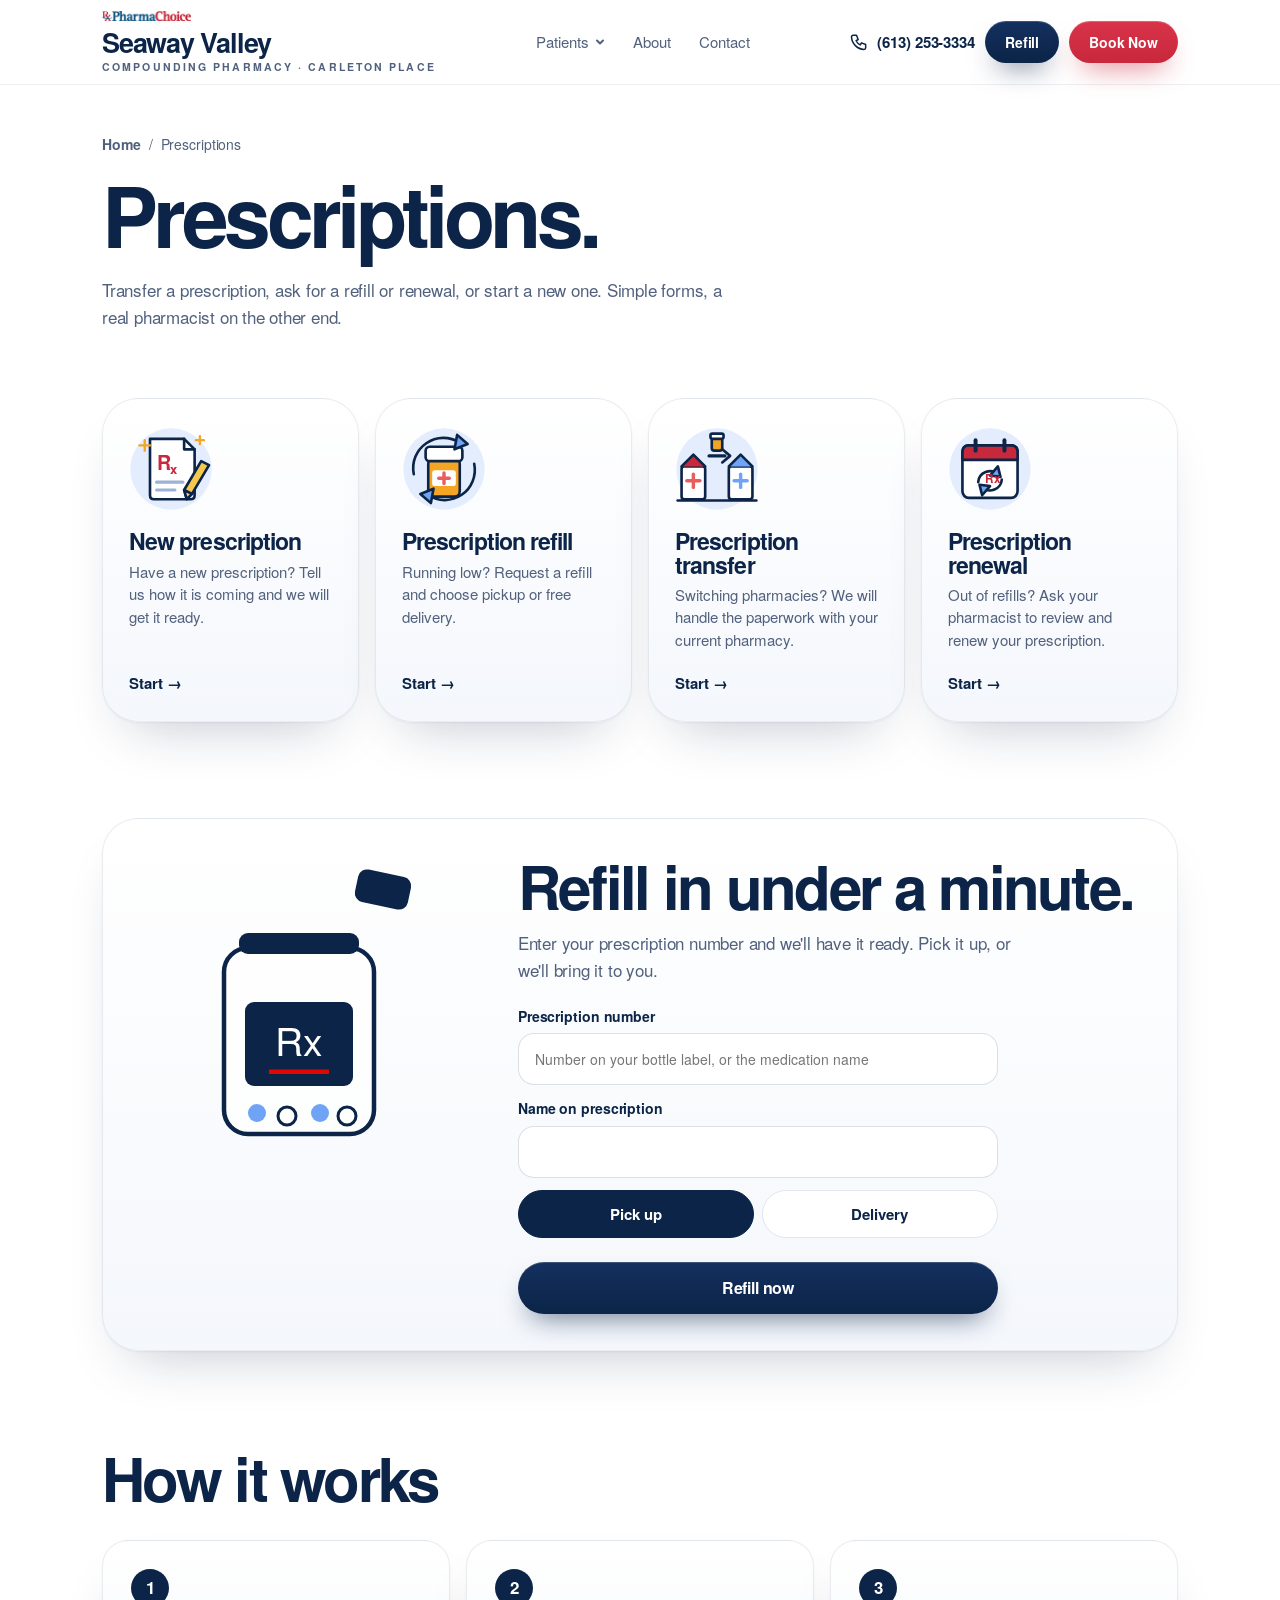
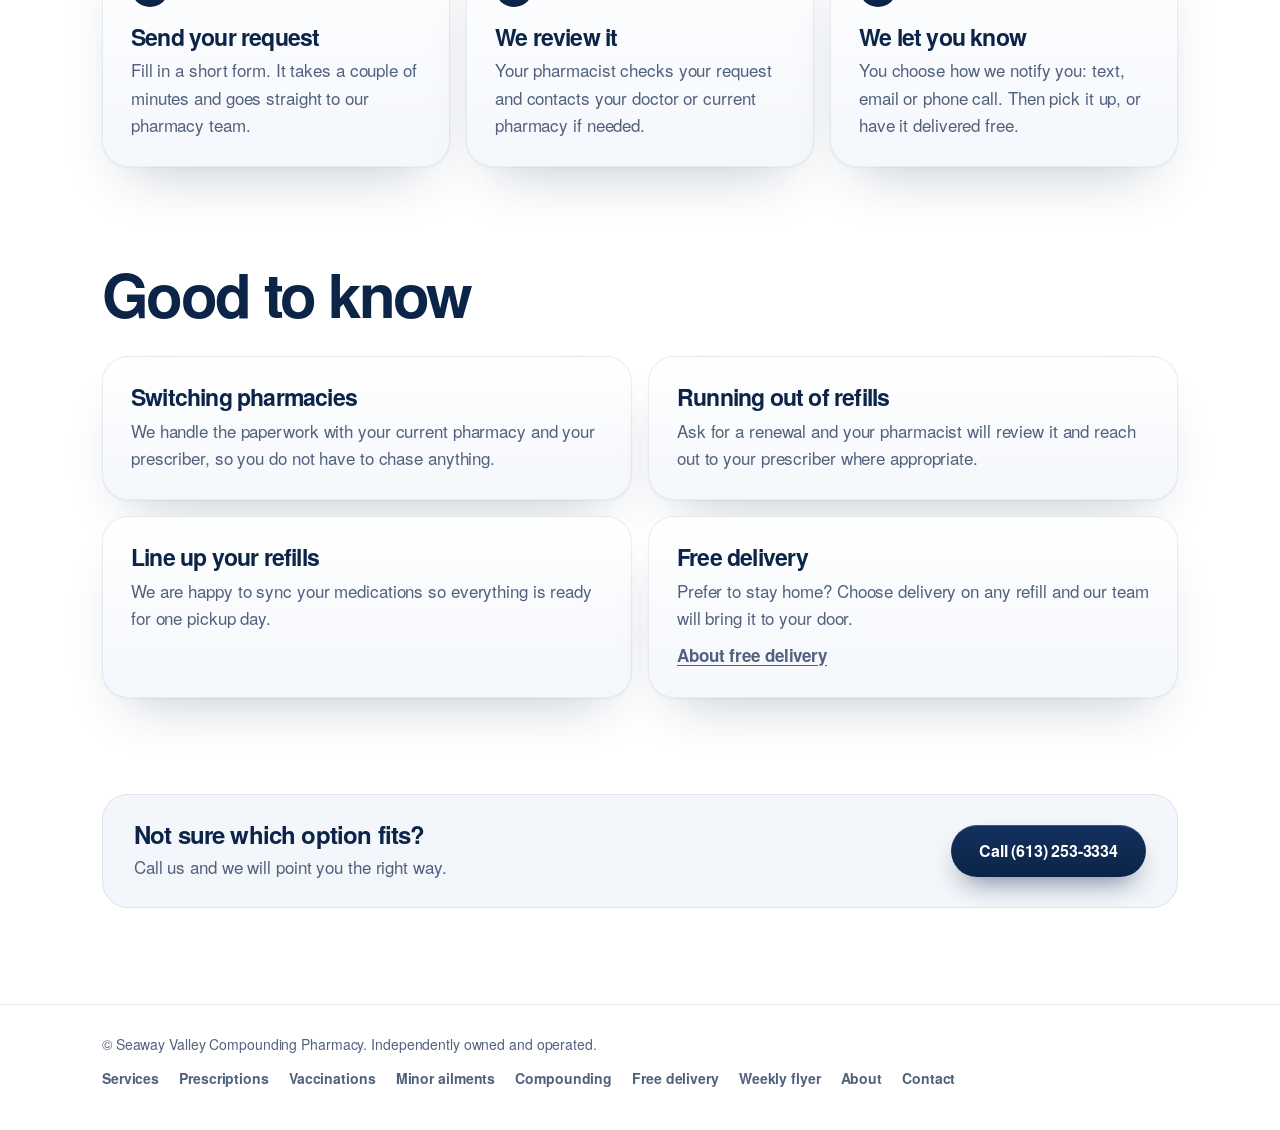
<file: prescriptions.html>
<!DOCTYPE html>
<html lang="en">
<head>
<meta charset="utf-8">
<meta name="viewport" content="width=device-width, initial-scale=1, viewport-fit=cover">
<title>Prescriptions | Seaway Valley Compounding Pharmacy</title>
<meta name="description" content="Transfer, refill, renew or start a new prescription at Seaway Valley Compounding Pharmacy in Carleton Place.">
<link rel="stylesheet" href="site.css">
</head>
<body>
<svg width="0" height="0" style="position:absolute" aria-hidden="true"><defs>
<symbol id="av" viewBox="0 0 100 100"><path d="M12 100c2-24 18-34 38-34s36 10 38 34z" fill="#fff" stroke="#0B2447" stroke-width="2.5"/><path d="M38 68l12 14 12-14z" fill="#0B2447"/><rect x="42" y="52" width="16" height="16" rx="6" style="fill:var(--skin)"/><circle cx="50" cy="38" r="19" style="fill:var(--skin)"/><path d="M30 36c0-14 9-21 20-21s20 7 20 21c-5-8-12-11-20-11s-15 3-20 11z" style="fill:var(--hair)"/><circle cx="43" cy="40" r="2" fill="#0B2447"/><circle cx="57" cy="40" r="2" fill="#0B2447"/><path d="M44 48q6 5 12 0" stroke="#0B2447" stroke-width="2" fill="none" stroke-linecap="round"/><rect x="62" y="80" width="14" height="7" rx="2" fill="#0B2447"/></symbol>
<symbol id="bottle" viewBox="0 0 160 200"><g transform="translate(66,16)"><rect class="pl" x="-9" y="-5" width="18" height="10" rx="5" fill="#6FA3F5" stroke="currentColor" stroke-width="2"/></g><g transform="translate(88,10)"><rect class="pl d1" x="-9" y="-5" width="18" height="10" rx="5" fill="#E10600"/></g><g transform="translate(100,22)"><rect class="pl d2" x="-9" y="-5" width="18" height="10" rx="5" fill="#fff" stroke="currentColor" stroke-width="2"/></g><g class="bob"><rect x="118" y="12" width="36" height="22" rx="6" fill="#0B2447" transform="rotate(12 136 23)"/></g><rect x="30" y="62" width="100" height="124" rx="16" fill="#fff" fill-opacity=".75" stroke="currentColor" stroke-width="3"/><rect x="40" y="52" width="80" height="14" rx="6" fill="#0B2447"/><rect x="44" y="98" width="72" height="56" rx="6" fill="#0B2447"/><text x="80" y="134" text-anchor="middle" font-family="Fraunces,Georgia,serif" font-size="26" fill="#fff">Rx</text><rect x="60" y="143" width="40" height="3" fill="#E10600"/><circle cx="52" cy="172" r="6" fill="#6FA3F5"/><circle cx="72" cy="174" r="6" fill="#fff" stroke="currentColor" stroke-width="2"/><circle cx="94" cy="172" r="6" fill="#6FA3F5"/><circle cx="112" cy="174" r="6" fill="#fff" stroke="currentColor" stroke-width="2"/></symbol>
<symbol id="flask" viewBox="0 0 100 100"><path d="M27 62h46l11 20c3 6 0 10-6 10H22c-6 0-9-4-6-10z" fill="#6FA3F5"/><path d="M40 14h20v26l24 42c3 6 0 10-6 10H22c-6 0-9-4-6-10l24-42z" fill="none" stroke="currentColor" stroke-width="3" stroke-linejoin="round"/><circle class="b2" cx="40" cy="84" r="3" fill="#fff"/><circle class="b2 d1" cx="54" cy="86" r="3" fill="#fff"/><circle class="b2 d2" cx="66" cy="84" r="3" fill="#fff"/></symbol>
<symbol id="syr" viewBox="0 0 100 100"><g transform="rotate(-35 50 50)"><line x1="4" y1="50" x2="22" y2="50" stroke="currentColor" stroke-width="3" stroke-linecap="round"/><rect x="22" y="40" width="46" height="20" rx="4" fill="#fff" stroke="currentColor" stroke-width="3"/><rect x="26" y="44" width="30" height="12" fill="#6FA3F5"/><g class="pg"><rect x="56" y="43" width="8" height="14" fill="#0B2447"/><line x1="64" y1="50" x2="84" y2="50" stroke="currentColor" stroke-width="3"/><rect x="82" y="40" width="5" height="20" rx="2" fill="currentColor"/></g><circle class="dr" cx="4" cy="58" r="3" fill="#6FA3F5"/></g></symbol>
<symbol id="ecg" viewBox="0 0 100 100"><path d="M6 54h20l8-24 12 46 10-32 6 10h32" fill="none" stroke="currentColor" stroke-width="3" stroke-linecap="round" stroke-linejoin="round" opacity=".2"/><path class="ecg" pathLength="100" d="M6 54h20l8-24 12 46 10-32 6 10h32" fill="none" stroke="currentColor" stroke-width="4" stroke-linecap="round" stroke-linejoin="round"/></symbol>
<symbol id="clip" viewBox="0 0 100 100"><rect x="24" y="16" width="52" height="70" rx="8" fill="#fff" stroke="currentColor" stroke-width="3"/><rect x="38" y="10" width="24" height="12" rx="4" fill="#0B2447"/><path d="M54 42h14M54 58h14M54 74h14" stroke="currentColor" stroke-width="3" stroke-linecap="round" opacity=".35"/><g fill="none" stroke="#0B2447" stroke-width="4" stroke-linecap="round" stroke-linejoin="round"><path class="ck" pathLength="1" d="M33 40l5 5 9-10"/><path class="ck d1" pathLength="1" d="M33 56l5 5 9-10"/><path class="ck d2" pathLength="1" d="M33 72l5 5 9-10"/></g></symbol>
<symbol id="van" viewBox="0 0 100 100"><path class="rd" d="M0 78h100" stroke="currentColor" stroke-width="3" stroke-dasharray="8 8" opacity=".4"/><g class="bob"><rect x="14" y="36" width="48" height="32" rx="5" fill="#0B2447"/><path d="M62 46h14l10 10v12H62z" fill="#0B2447"/><path d="M68 50h7l6 6H68z" fill="#E3EDFD"/><path d="M38 44v16M30 52h16" stroke="#E10600" stroke-width="3"/></g><circle cx="30" cy="70" r="7" fill="currentColor"/><circle cx="72" cy="70" r="7" fill="currentColor"/></symbol>
</defs></svg>

<header><div class="wrap nav">
  <a class="logo" href="index.html" aria-label="Seaway Valley Compounding Pharmacy, Carleton Place, home"><span class="lg"><img class="lg-pc" src="[data-uri]" alt="PharmaChoice"><span class="lg-c">Carleton Place</span><span class="lg-n">Seaway Valley</span><span class="lg-s">Compounding Pharmacy<span class="lg-cp">&nbsp;&middot;&nbsp;Carleton Place</span></span></span></a>
  <nav class="menu" id="menu" aria-label="Main">
    <div class="dw"><button class="dt" type="button" aria-expanded="false" aria-haspopup="true">Patients<svg viewBox="0 0 10 10"><path d="M2 3.5l3 3 3-3"/></svg></button>
      <div class="dm"><a href="services.html">Services</a><a href="prescriptions.html">Prescriptions</a><a href="vaccinations.html">Vaccinations</a><a href="minor-ailments.html">Minor ailments</a><a href="compounding.html">Compounding</a><a href="free-delivery.html">Free delivery</a><a href="flyer.html">Weekly flyer</a></div></div>
    <div class="dw"><a class="dt dl" href="about.html">About</a></div>
    <div class="dw"><a class="dt dl" href="index.html#contact">Contact</a></div>
    <a class="mobonly first" href="prescriptions.html#refill">Refill a prescription</a><a class="mobonly" href="tel:+16132533334">Call (613) 253-3334</a>
  </nav>
  <div class="navr">
    <a class="navtel" href="tel:+16132533334" aria-label="Call (613) 253-3334"><svg viewBox="0 0 24 24"><path d="M5 4h4l2 5-2.5 1.5a11 11 0 0 0 5 5L15 13l5 2v4a2 2 0 0 1-2 2A16 16 0 0 1 3 6a2 2 0 0 1 2-2z"/></svg><span>(613) 253-3334</span></a>
    <a class="btn pri sm rf-b" href="prescriptions.html#refill">Refill</a>
    <a class="btn bn sm" href="services.html#book">Book Now</a>
    <button class="burger" id="burger" type="button" aria-label="Menu" aria-expanded="false" aria-controls="menu"><svg viewBox="0 0 24 24"><path d="M4 7h16M4 12h16M4 17h16"/></svg></button>
  </div>
</div></header>

<main id="top">
<section class="phero"><div class="wrap"><p class="crumb"><a href="index.html">Home</a><span aria-hidden="true">/</span>Prescriptions</p><h1><!--ed:prescriptions.a5f0de07|text|Prescriptions|Prescriptions.|Page title-->Prescriptions.<!--/ed--></h1><p class="lead"><!--ed:prescriptions.792231e3|area|Prescriptions|Prescriptions.|Intro text::under the heading-->Transfer a prescription, ask for a refill or renewal, or start a new one. Simple forms, a real pharmacist on the other end.<!--/ed--></p></div></section><section id="prescriptions" style="padding-top:0"><div class="wrap">
  <div class="bkb rxb" data-kind="rx"><div class="bk-pick"><div class="rxg"><button type="button" class="rx-it" data-id="new"><span class="bk-ic"><svg viewBox="0 0 64 64" aria-hidden="true"><circle cx="32" cy="32" r="31" fill="#E3EDFD"/><path d="M16 9h26l8 8v35q0 3-3 3H19q-3 0-3-3z" fill="#fff" stroke="#0B2447" stroke-width="2" stroke-linejoin="round" stroke-linecap="round"/><path d="M42 9v8h8" fill="none" stroke="#0B2447" stroke-width="2" stroke-linejoin="round" stroke-linecap="round"/><text x="21" y="33" font-size="15" font-weight="800" fill="#C8283C" font-family="Georgia,serif">R</text><text x="31" y="36" font-size="10" font-weight="800" fill="#C8283C" font-family="Georgia,serif">x</text><path d="M21 42L41 42" stroke="#9CB3D6" stroke-width="2.4" stroke-linecap="round" fill="none"/><path d="M21 48L35 48" stroke="#9CB3D6" stroke-width="2.4" stroke-linecap="round" fill="none"/><path d="M44 55l-2-7 13-22 6 3-13 22z" fill="#F5C84B" stroke="#0B2447" stroke-width="2" stroke-linejoin="round" stroke-linecap="round"/><path d="M44 55l-2-7 6 3z" fill="#F1CBAE" stroke="#0B2447" stroke-width="2" stroke-linejoin="round" stroke-linecap="round"/><path d="M8 14L16 14" stroke="#F5A524" stroke-width="1.8" stroke-linecap="round" fill="none"/><path d="M12 10L12 18" stroke="#F5A524" stroke-width="1.8" stroke-linecap="round" fill="none"/><path d="M51 10L57 10" stroke="#F5A524" stroke-width="1.8" stroke-linecap="round" fill="none"/><path d="M54 7L54 13" stroke="#F5A524" stroke-width="1.8" stroke-linecap="round" fill="none"/></svg></span><h3>New prescription</h3><p>Have a new prescription? Tell us how it is coming and we will get it ready.</p><span class="go">Start &rarr;</span></button><button type="button" class="rx-it" data-id="refill"><span class="bk-ic"><svg viewBox="0 0 64 64" aria-hidden="true"><circle cx="32" cy="32" r="31" fill="#E3EDFD"/><rect x="20" y="24" width="24" height="29" rx="4" fill="#F5A524" stroke="#0B2447" stroke-width="2" stroke-linejoin="round" stroke-linecap="round"/><rect x="18" y="15" width="28" height="11" rx="3" fill="#fff" stroke="#0B2447" stroke-width="2" stroke-linejoin="round" stroke-linecap="round"/><rect x="23" y="33" width="18" height="12" rx="2" fill="#fff"/><path d="M32 35L32 43" stroke="#E85D5D" stroke-width="2.6" stroke-linecap="round" fill="none"/><path d="M28 39L36 39" stroke="#E85D5D" stroke-width="2.6" stroke-linecap="round" fill="none"/><path d="M9 36A23 23 0 0 1 44 12" fill="none" stroke="#0B2447" stroke-width="2" stroke-linejoin="round" stroke-linecap="round" stroke="#6FA3F5" stroke-width="3.4"/><path d="M42 6l8 7-10 4z" fill="#6FA3F5" stroke="#0B2447" stroke-width="2" stroke-linejoin="round" stroke-linecap="round"/><path d="M55 28A23 23 0 0 1 20 52" fill="none" stroke="#0B2447" stroke-width="2" stroke-linejoin="round" stroke-linecap="round" stroke="#6FA3F5" stroke-width="3.4"/><path d="M22 58l-8-7 10-4z" fill="#6FA3F5" stroke="#0B2447" stroke-width="2" stroke-linejoin="round" stroke-linecap="round"/></svg></span><h3>Prescription refill</h3><p>Running low? Request a refill and choose pickup or free delivery.</p><span class="go">Start &rarr;</span></button><button type="button" class="rx-it" data-id="transfer"><span class="bk-ic"><svg viewBox="0 0 64 64" aria-hidden="true"><circle cx="32" cy="32" r="31" fill="#E3EDFD"/><rect x="5" y="30" width="18" height="25" rx="2" fill="#fff" stroke="#0B2447" stroke-width="2" stroke-linejoin="round" stroke-linecap="round"/><rect x="41" y="30" width="18" height="25" rx="2" fill="#fff" stroke="#0B2447" stroke-width="2" stroke-linejoin="round" stroke-linecap="round"/><path d="M5 30l9-9 9 9" fill="#C8283C" stroke="#0B2447" stroke-width="2" stroke-linejoin="round" stroke-linecap="round"/><path d="M41 30l9-9 9 9" fill="#6FA3F5" stroke="#0B2447" stroke-width="2" stroke-linejoin="round" stroke-linecap="round"/><path d="M14 36L14 46" stroke="#E85D5D" stroke-width="2.6" stroke-linecap="round" fill="none"/><path d="M9 41L19 41" stroke="#E85D5D" stroke-width="2.6" stroke-linecap="round" fill="none"/><path d="M50 36L50 46" stroke="#6FA3F5" stroke-width="2.6" stroke-linecap="round" fill="none"/><path d="M45 41L55 41" stroke="#6FA3F5" stroke-width="2.6" stroke-linecap="round" fill="none"/><rect x="14" y="49" width="0.1" height="0.1" rx="0" fill="none"/><path d="M26 22L38 22" stroke="#0B2447" stroke-width="2.6" stroke-linecap="round" fill="none"/><path d="M36 17l6 5-6 5" fill="none" stroke="#0B2447" stroke-width="2" stroke-linejoin="round" stroke-linecap="round"/><rect x="28" y="8" width="8" height="10" rx="2" fill="#F5A524" stroke="#0B2447" stroke-width="2" stroke-linejoin="round" stroke-linecap="round"/><rect x="27" y="5" width="10" height="4" rx="1.5" fill="#fff" stroke="#0B2447" stroke-width="2" stroke-linejoin="round" stroke-linecap="round"/><path d="M2 56L62 56" stroke="#0B2447" stroke-width="2" stroke-linecap="round" fill="none"/></svg></span><h3>Prescription transfer</h3><p>Switching pharmacies? We will handle the paperwork with your current pharmacy.</p><span class="go">Start &rarr;</span></button><button type="button" class="rx-it" data-id="renewal"><span class="bk-ic"><svg viewBox="0 0 64 64" aria-hidden="true"><circle cx="32" cy="32" r="31" fill="#E3EDFD"/><rect x="11" y="14" width="42" height="40" rx="5" fill="#fff" stroke="#0B2447" stroke-width="2" stroke-linejoin="round" stroke-linecap="round"/><path d="M11 19q0-5 5-5h32q5 0 5 5v6H11z" fill="#C8283C" stroke="#0B2447" stroke-width="2" stroke-linejoin="round" stroke-linecap="round"/><path d="M21 10L21 18" stroke="#0B2447" stroke-width="3" stroke-linecap="round" fill="none"/><path d="M43 10L43 18" stroke="#0B2447" stroke-width="3" stroke-linecap="round" fill="none"/><path d="M23 42a9 9 0 0 1 15-6" fill="none" stroke="#0B2447" stroke-width="2" stroke-linejoin="round" stroke-linecap="round" stroke="#6FA3F5" stroke-width="3"/><path d="M38 30l2 8-8-1z" fill="#6FA3F5" stroke="#0B2447" stroke-width="2" stroke-linejoin="round" stroke-linecap="round"/><path d="M41 40a9 9 0 0 1-15 6" fill="none" stroke="#0B2447" stroke-width="2" stroke-linejoin="round" stroke-linecap="round" stroke="#6FA3F5" stroke-width="3"/><path d="M26 52l-2-8 8 1z" fill="#6FA3F5" stroke="#0B2447" stroke-width="2" stroke-linejoin="round" stroke-linecap="round"/><text x="28" y="43" font-size="9" font-weight="800" fill="#C8283C" font-family="Georgia,serif">Rx</text></svg></span><h3>Prescription renewal</h3><p>Out of refills? Ask your pharmacist to review and renew your prescription.</p><span class="go">Start &rarr;</span></button></div></div><div class="bk-form" hidden></div></div>
</div></section><section id="refill" style="padding-top:0"><div class="wrap"><div class="refill">
  <svg class="bt" viewBox="0 0 160 200" role="img" aria-label="Animated prescription bottle"><use href="#bottle"/></svg>
  <div>
    <h2><!--ed:prescriptions.28f535e5|text|Prescriptions|Refill in under a minute.|Section heading-->Refill in under a minute.<!--/ed--></h2>
    <p class="lead2"><!--ed:prescriptions.0871b294|text|Prescriptions|Refill in under a minute.|Intro text::under the heading-->Enter your prescription number and we'll have it ready. Pick it up, or we'll bring it to you.<!--/ed--></p>
    <form class="rf" id="rfform" novalidate onsubmit="return false">
      <label>Prescription number<input id="rx" name="rx" inputmode="text" autocomplete="off" placeholder="Number on your bottle label, or the medication name"></label>
      <label>Name on prescription<input id="rn" name="rn" autocomplete="name"></label>
      <div class="chips" role="group" aria-label="Pickup or delivery"><button type="button" aria-pressed="true" data-ful="Pick up at the pharmacy">Pick up</button><button type="button" aria-pressed="false" data-ful="Free delivery to my door">Delivery</button></div>
      <div class="rfmore" id="rfmore" inert><div class="rfmi">
      <div class="row2">
        <label>Date of birth<input id="rdob" name="rdob" type="date" autocomplete="bday"></label>
        <label>Phone number<input id="rph" name="rph" type="tel" inputmode="tel" autocomplete="tel" placeholder="(613) 555-0123"></label>
      </div>
      <label id="radw" hidden>Delivery address<input id="rad" name="rad" autocomplete="street-address" placeholder="Street, city, postal code"></label>
      <fieldset class="rfq"><legend>Are there any changes we should know about with your medication or health?</legend>
        <div class="opts"><label class="opt"><input type="radio" name="rchg" value="No changes"><span>No changes</span></label><label class="opt"><input type="radio" name="rchg" value="Yes"><span>Yes, something has changed</span></label></div>
        <div id="rchgw" hidden>
          <label>What has changed?<textarea id="rchgt" name="rchgt" placeholder="New medication, new dose, new health condition, allergy, anything else"></textarea></label>
          <p class="rfh">Do any of these apply? <small>(optional)</small></p>
          <div class="opts"><label class="opt"><input type="checkbox" name="rconc" value="New side effects"><span>New side effects</span></label><label class="opt"><input type="checkbox" name="rconc" value="The medication does not seem to work as well"><span>The medication does not seem to work as well</span></label><label class="opt"><input type="checkbox" name="rconc" value="I have been missing doses"><span>I have been missing doses</span></label><label class="opt"><input type="checkbox" name="rconc" value="Pregnant or breastfeeding"><span>Pregnant or breastfeeding</span></label></div>
        </div>
      </fieldset>
      <fieldset class="rfq"><legend>How would you like to be notified?</legend>
        <div class="opts"><label class="opt"><input type="radio" name="rnt" value="Text message"><span>Text message</span></label><label class="opt"><input type="radio" name="rnt" value="Email"><span>Email</span></label><label class="opt"><input type="radio" name="rnt" value="Phone call"><span>Phone call</span></label></div>
        <label id="remw" hidden>Email address<input id="rem" name="rem" type="email" inputmode="email" autocomplete="email"></label>
      </fieldset>
      </div></div>
      <input type="text" name="website" id="rweb" tabindex="-1" autocomplete="off" aria-hidden="true" style="position:absolute;left:-9999px;width:1px;height:1px;opacity:0">
      <p class="err" id="rerr" role="alert" hidden></p>
      <button type="button" class="btn pri" id="go">Refill now</button>
      <div class="msg rdone" id="ok" role="status" hidden></div>
    </form>
  </div>
  </div>
</div></div></section><section style="padding-top:0"><div class="wrap"><div class="sec-h"><h2><!--ed:prescriptions.49613bff|text|Prescriptions|How it works|Section heading-->How it works<!--/ed--></h2></div><div class="cards c3" style="margin-top:32px"><div class="card"><span class="n">1</span><h3><!--ed:prescriptions.3ec75689|text|Prescriptions|How it works|Card 1 title-->Send your request<!--/ed--></h3><p><!--ed:prescriptions.0043a4e6|text|Prescriptions|How it works|Card 1 text::under “Send your request”-->Fill in a short form. It takes a couple of minutes and goes straight to our pharmacy team.<!--/ed--></p></div><div class="card"><span class="n">2</span><h3><!--ed:prescriptions.ca408d74|text|Prescriptions|How it works|Card 2 title-->We review it<!--/ed--></h3><p><!--ed:prescriptions.9579c542|text|Prescriptions|How it works|Card 2 text::under “We review it”-->Your pharmacist checks your request and contacts your doctor or current pharmacy if needed.<!--/ed--></p></div><div class="card"><span class="n">3</span><h3><!--ed:prescriptions.732aedd7|text|Prescriptions|How it works|Card 3 title-->We let you know<!--/ed--></h3><p><!--ed:prescriptions.c2f3c7d2|text|Prescriptions|How it works|Card 3 text::under “We let you know”-->You choose how we notify you: text, email or phone call. Then pick it up, or have it delivered free.<!--/ed--></p></div></div></div></section><section style="padding-top:0"><div class="wrap"><div class="sec-h"><h2><!--ed:prescriptions.90208a18|text|Prescriptions|Good to know|Section heading-->Good to know<!--/ed--></h2></div><div class="cards c2" style="margin-top:32px"><div class="card"><h3><!--ed:prescriptions.4abf42ef|text|Prescriptions|Good to know|Card 1 title-->Switching pharmacies<!--/ed--></h3><p><!--ed:prescriptions.c258e724|text|Prescriptions|Good to know|Card 1 text::under “Switching pharmacies”-->We handle the paperwork with your current pharmacy and your prescriber, so you do not have to chase anything.<!--/ed--></p></div><div class="card"><h3><!--ed:prescriptions.bdeb6e9d|text|Prescriptions|Good to know|Card 2 title-->Running out of refills<!--/ed--></h3><p><!--ed:prescriptions.31bab9a9|text|Prescriptions|Good to know|Card 2 text::under “Running out of refills”-->Ask for a renewal and your pharmacist will review it and reach out to your prescriber where appropriate.<!--/ed--></p></div><div class="card"><h3><!--ed:prescriptions.4ee38100|text|Prescriptions|Good to know|Card 3 title-->Line up your refills<!--/ed--></h3><p><!--ed:prescriptions.6a79d483|text|Prescriptions|Good to know|Card 3 text::under “Line up your refills”-->We are happy to sync your medications so everything is ready for one pickup day.<!--/ed--></p></div><div class="card"><h3><!--ed:prescriptions.e2ed98f8|text|Prescriptions|Good to know|Card 4 title-->Free delivery<!--/ed--></h3><p><!--ed:prescriptions.83d254f0|text|Prescriptions|Good to know|Card 4 text::under “Free delivery”-->Prefer to stay home? Choose delivery on any refill and our team will bring it to your door.<!--/ed--></p><p style="margin-top:10px"><a class="tl" href="free-delivery.html">About free delivery</a></p></div></div></div></section><section style="padding-top:0"><div class="wrap"><div class="band"><div><h3><!--ed:prescriptions.f9031f3f|text|Prescriptions|Good to know|Card 5 title-->Not sure which option fits?<!--/ed--></h3><p><!--ed:prescriptions.b7af3f71|text|Prescriptions|Good to know|Card 5 text::under “Not sure which option fits?”-->Call us and we will point you the right way.<!--/ed--></p></div><a class="btn pri" href="tel:+16132533334">Call (613) 253-3334</a></div></div></section>
</main>
<footer><div class="wrap fl"><span>© Seaway Valley Compounding Pharmacy. Independently owned and operated.</span><nav aria-label="Footer"><a href="services.html">Services</a><a href="prescriptions.html">Prescriptions</a><a href="vaccinations.html">Vaccinations</a><a href="minor-ailments.html">Minor ailments</a><a href="compounding.html">Compounding</a><a href="free-delivery.html">Free delivery</a><a href="flyer.html">Weekly flyer</a><a href="about.html">About</a><a href="index.html#contact">Contact</a></nav></div></footer>
<script src="site.js" defer></script>
</body>
</html>
</file>
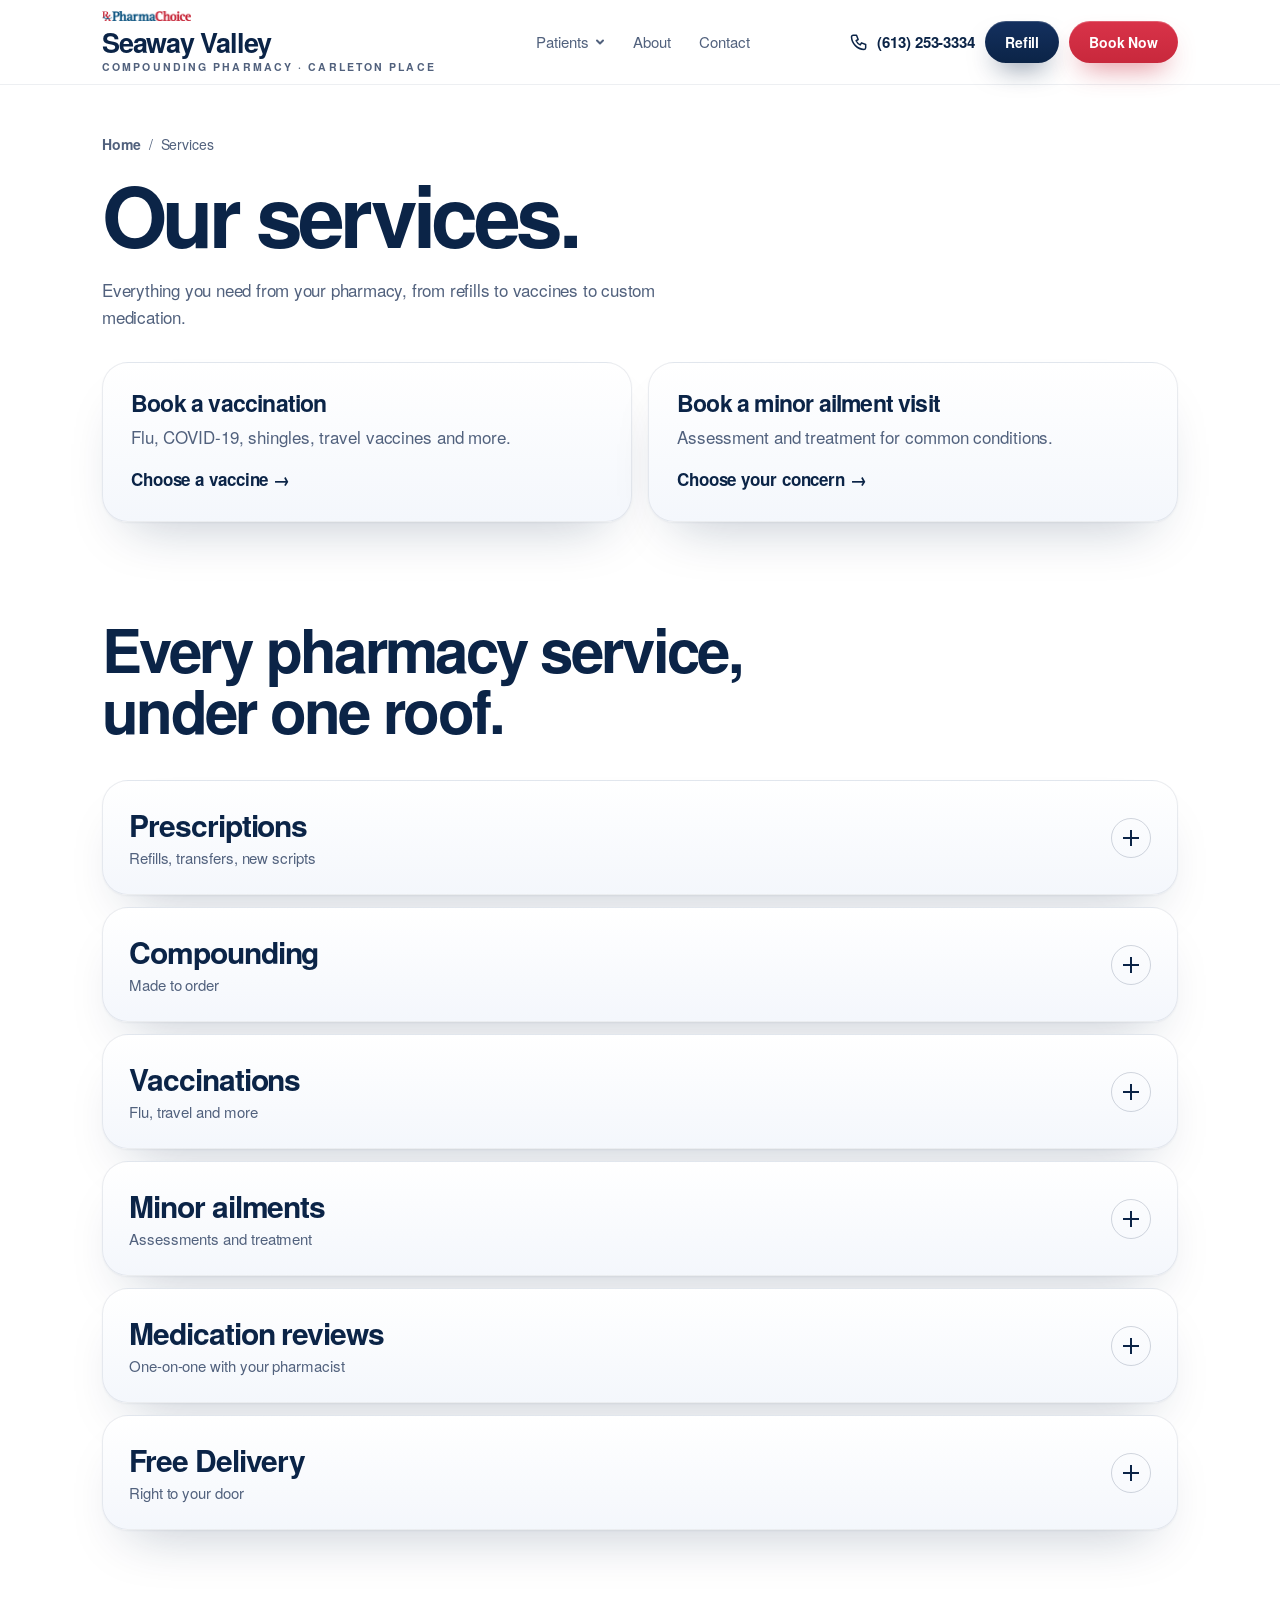
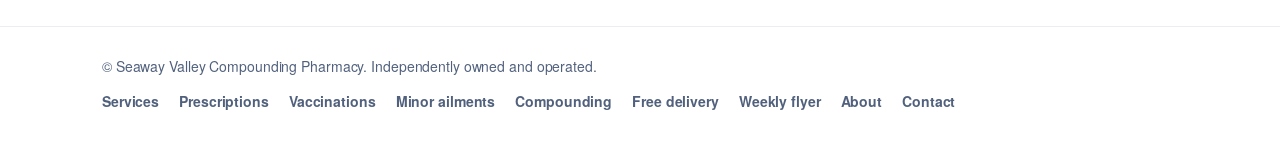
<file: services.html>
<!DOCTYPE html>
<html lang="en">
<head>
<meta charset="utf-8">
<meta name="viewport" content="width=device-width, initial-scale=1, viewport-fit=cover">
<title>Services | Seaway Valley Compounding Pharmacy</title>
<meta name="description" content="Every pharmacy service under one roof: prescriptions, compounding, vaccinations, minor ailments, medication reviews and free delivery.">
<link rel="stylesheet" href="site.css">
</head>
<body>
<svg width="0" height="0" style="position:absolute" aria-hidden="true"><defs>
<symbol id="av" viewBox="0 0 100 100"><path d="M12 100c2-24 18-34 38-34s36 10 38 34z" fill="#fff" stroke="#0B2447" stroke-width="2.5"/><path d="M38 68l12 14 12-14z" fill="#0B2447"/><rect x="42" y="52" width="16" height="16" rx="6" style="fill:var(--skin)"/><circle cx="50" cy="38" r="19" style="fill:var(--skin)"/><path d="M30 36c0-14 9-21 20-21s20 7 20 21c-5-8-12-11-20-11s-15 3-20 11z" style="fill:var(--hair)"/><circle cx="43" cy="40" r="2" fill="#0B2447"/><circle cx="57" cy="40" r="2" fill="#0B2447"/><path d="M44 48q6 5 12 0" stroke="#0B2447" stroke-width="2" fill="none" stroke-linecap="round"/><rect x="62" y="80" width="14" height="7" rx="2" fill="#0B2447"/></symbol>
<symbol id="bottle" viewBox="0 0 160 200"><g transform="translate(66,16)"><rect class="pl" x="-9" y="-5" width="18" height="10" rx="5" fill="#6FA3F5" stroke="currentColor" stroke-width="2"/></g><g transform="translate(88,10)"><rect class="pl d1" x="-9" y="-5" width="18" height="10" rx="5" fill="#E10600"/></g><g transform="translate(100,22)"><rect class="pl d2" x="-9" y="-5" width="18" height="10" rx="5" fill="#fff" stroke="currentColor" stroke-width="2"/></g><g class="bob"><rect x="118" y="12" width="36" height="22" rx="6" fill="#0B2447" transform="rotate(12 136 23)"/></g><rect x="30" y="62" width="100" height="124" rx="16" fill="#fff" fill-opacity=".75" stroke="currentColor" stroke-width="3"/><rect x="40" y="52" width="80" height="14" rx="6" fill="#0B2447"/><rect x="44" y="98" width="72" height="56" rx="6" fill="#0B2447"/><text x="80" y="134" text-anchor="middle" font-family="Fraunces,Georgia,serif" font-size="26" fill="#fff">Rx</text><rect x="60" y="143" width="40" height="3" fill="#E10600"/><circle cx="52" cy="172" r="6" fill="#6FA3F5"/><circle cx="72" cy="174" r="6" fill="#fff" stroke="currentColor" stroke-width="2"/><circle cx="94" cy="172" r="6" fill="#6FA3F5"/><circle cx="112" cy="174" r="6" fill="#fff" stroke="currentColor" stroke-width="2"/></symbol>
<symbol id="flask" viewBox="0 0 100 100"><path d="M27 62h46l11 20c3 6 0 10-6 10H22c-6 0-9-4-6-10z" fill="#6FA3F5"/><path d="M40 14h20v26l24 42c3 6 0 10-6 10H22c-6 0-9-4-6-10l24-42z" fill="none" stroke="currentColor" stroke-width="3" stroke-linejoin="round"/><circle class="b2" cx="40" cy="84" r="3" fill="#fff"/><circle class="b2 d1" cx="54" cy="86" r="3" fill="#fff"/><circle class="b2 d2" cx="66" cy="84" r="3" fill="#fff"/></symbol>
<symbol id="syr" viewBox="0 0 100 100"><g transform="rotate(-35 50 50)"><line x1="4" y1="50" x2="22" y2="50" stroke="currentColor" stroke-width="3" stroke-linecap="round"/><rect x="22" y="40" width="46" height="20" rx="4" fill="#fff" stroke="currentColor" stroke-width="3"/><rect x="26" y="44" width="30" height="12" fill="#6FA3F5"/><g class="pg"><rect x="56" y="43" width="8" height="14" fill="#0B2447"/><line x1="64" y1="50" x2="84" y2="50" stroke="currentColor" stroke-width="3"/><rect x="82" y="40" width="5" height="20" rx="2" fill="currentColor"/></g><circle class="dr" cx="4" cy="58" r="3" fill="#6FA3F5"/></g></symbol>
<symbol id="ecg" viewBox="0 0 100 100"><path d="M6 54h20l8-24 12 46 10-32 6 10h32" fill="none" stroke="currentColor" stroke-width="3" stroke-linecap="round" stroke-linejoin="round" opacity=".2"/><path class="ecg" pathLength="100" d="M6 54h20l8-24 12 46 10-32 6 10h32" fill="none" stroke="currentColor" stroke-width="4" stroke-linecap="round" stroke-linejoin="round"/></symbol>
<symbol id="clip" viewBox="0 0 100 100"><rect x="24" y="16" width="52" height="70" rx="8" fill="#fff" stroke="currentColor" stroke-width="3"/><rect x="38" y="10" width="24" height="12" rx="4" fill="#0B2447"/><path d="M54 42h14M54 58h14M54 74h14" stroke="currentColor" stroke-width="3" stroke-linecap="round" opacity=".35"/><g fill="none" stroke="#0B2447" stroke-width="4" stroke-linecap="round" stroke-linejoin="round"><path class="ck" pathLength="1" d="M33 40l5 5 9-10"/><path class="ck d1" pathLength="1" d="M33 56l5 5 9-10"/><path class="ck d2" pathLength="1" d="M33 72l5 5 9-10"/></g></symbol>
<symbol id="van" viewBox="0 0 100 100"><path class="rd" d="M0 78h100" stroke="currentColor" stroke-width="3" stroke-dasharray="8 8" opacity=".4"/><g class="bob"><rect x="14" y="36" width="48" height="32" rx="5" fill="#0B2447"/><path d="M62 46h14l10 10v12H62z" fill="#0B2447"/><path d="M68 50h7l6 6H68z" fill="#E3EDFD"/><path d="M38 44v16M30 52h16" stroke="#E10600" stroke-width="3"/></g><circle cx="30" cy="70" r="7" fill="currentColor"/><circle cx="72" cy="70" r="7" fill="currentColor"/></symbol>
</defs></svg>

<header><div class="wrap nav">
  <a class="logo" href="index.html" aria-label="Seaway Valley Compounding Pharmacy, Carleton Place, home"><span class="lg"><img class="lg-pc" src="[data-uri]" alt="PharmaChoice"><span class="lg-c">Carleton Place</span><span class="lg-n">Seaway Valley</span><span class="lg-s">Compounding Pharmacy<span class="lg-cp">&nbsp;&middot;&nbsp;Carleton Place</span></span></span></a>
  <nav class="menu" id="menu" aria-label="Main">
    <div class="dw"><button class="dt" type="button" aria-expanded="false" aria-haspopup="true">Patients<svg viewBox="0 0 10 10"><path d="M2 3.5l3 3 3-3"/></svg></button>
      <div class="dm"><a href="services.html">Services</a><a href="prescriptions.html">Prescriptions</a><a href="vaccinations.html">Vaccinations</a><a href="minor-ailments.html">Minor ailments</a><a href="compounding.html">Compounding</a><a href="free-delivery.html">Free delivery</a><a href="flyer.html">Weekly flyer</a></div></div>
    <div class="dw"><a class="dt dl" href="about.html">About</a></div>
    <div class="dw"><a class="dt dl" href="index.html#contact">Contact</a></div>
    <a class="mobonly first" href="prescriptions.html#refill">Refill a prescription</a><a class="mobonly" href="tel:+16132533334">Call (613) 253-3334</a>
  </nav>
  <div class="navr">
    <a class="navtel" href="tel:+16132533334" aria-label="Call (613) 253-3334"><svg viewBox="0 0 24 24"><path d="M5 4h4l2 5-2.5 1.5a11 11 0 0 0 5 5L15 13l5 2v4a2 2 0 0 1-2 2A16 16 0 0 1 3 6a2 2 0 0 1 2-2z"/></svg><span>(613) 253-3334</span></a>
    <a class="btn pri sm rf-b" href="prescriptions.html#refill">Refill</a>
    <a class="btn bn sm" href="services.html#book">Book Now</a>
    <button class="burger" id="burger" type="button" aria-label="Menu" aria-expanded="false" aria-controls="menu"><svg viewBox="0 0 24 24"><path d="M4 7h16M4 12h16M4 17h16"/></svg></button>
  </div>
</div></header>

<main id="top">
<section class="phero"><div class="wrap"><p class="crumb"><a href="index.html">Home</a><span aria-hidden="true">/</span>Services</p><h1><!--ed:services.17a4fe40|text|Services|Our services.|Page title-->Our services.<!--/ed--></h1><p class="lead"><!--ed:services.79f9e7ad|text|Services|Our services.|Intro text::under the heading-->Everything you need from your pharmacy, from refills to vaccines to custom medication.<!--/ed--></p></div></section><section id="book" style="padding-top:0"><div class="wrap"><div class="cards c2">
<a class="card go" href="vaccinations.html"><h3><!--ed:services.64a6c910|text|Services|Our services.|Card 1 title-->Book a vaccination<!--/ed--></h3><p><!--ed:services.c5d95f2d|text|Services|Our services.|Card 1 text::under “Book a vaccination”-->Flu, COVID-19, shingles, travel vaccines and more.<!--/ed--></p><span class="arrow">Choose a vaccine &rarr;</span></a>
<a class="card go" href="minor-ailments.html"><h3><!--ed:services.01bb4b9a|text|Services|Our services.|Card 2 title-->Book a minor ailment visit<!--/ed--></h3><p><!--ed:services.f4b87bae|text|Services|Our services.|Card 2 text::under “Book a minor ailment visit”-->Assessment and treatment for common conditions.<!--/ed--></p><span class="arrow">Choose your concern &rarr;</span></a>
</div></div></section><section id="services" style="padding-top:0"><div class="wrap"><div class="sec-h"><h2><!--ed:services.dc39d3a0|text|Services|Every pharmacy service, under one roof.|Section heading-->Every pharmacy service, under one roof.<!--/ed--></h2></div><div class="acc">
    <details><summary><span><!--ed:services.e975ad20|text|Services|Every pharmacy service, under one roof.|Service 1 name-->Prescriptions<!--/ed--><small><!--ed:services.984c22c4|text|Services|Every pharmacy service, under one roof.|Service 1 short description-->Refills, transfers, new scripts<!--/ed--></small></span><i class="pm"></i></summary><div class="dd"><svg class="ill" viewBox="0 0 160 200" aria-hidden="true"><use href="#bottle"/></svg><p><!--ed:services.8284b15e|area|Services|Every pharmacy service, under one roof.|Intro text::under the heading-->Bring in a new prescription, transfer one from another pharmacy, or refill online in under a minute. We'll text you when it's ready, and we're happy to line up your refills for one pickup day.<!--/ed--></p><p style="margin-top:14px"><a class="btn pri sm" href="prescriptions.html">Go to prescriptions</a></p></div></details>
    <details><summary><span><!--ed:services.889799c8|text|Services|Every pharmacy service, under one roof.|Service 2 name-->Compounding<!--/ed--><small><!--ed:services.73fe1082|text|Services|Every pharmacy service, under one roof.|Service 2 short description-->Made to order<!--/ed--></small></span><i class="pm"></i></summary><div class="dd rich"><svg class="ill" viewBox="0 0 100 100" aria-hidden="true"><use href="#flask"/></svg><div class="dc"><p><!--ed:services.06765c13|area|Services|Every pharmacy service, under one roof.|Paragraph 2-->Every patient is different. Our compounding services provide customized medications tailored to individual needs when commercially available options may not be suitable.<!--/ed--></p>
<h4><!--ed:services.2fa9cf1c|text|Services|Every pharmacy service, under one roof.|Small heading-->Our compounding services may include:<!--/ed--></h4>
<ul class="bl">
<li><b>Custom Flavouring for Children's Medications:</b> Make medications more pleasant and easier for children to take, helping parents manage medication time with less stress.</li>
<li><b>Customized Dosage Forms:</b> Alternative forms such as liquids, creams, gels, or capsules when appropriate.</li>
<li><b>Personalized Strengths &amp; Doses:</b> Customized medication strengths to meet specific patient needs.</li>
<li><b>Allergy-Friendly Formulations:</b> Options that may avoid certain dyes, flavours, or other ingredients when suitable alternatives are available.</li>
<li><b>Specialized Medication Preparation:</b> Customized formulations for patients with unique treatment requirements.</li>
</ul>
<p style="margin-top:16px">Our pharmacists work with you and your healthcare provider to prepare personalized medication solutions whenever appropriate. <a class="tl" href="index.html#contact">Contact us</a> to discuss your compounding needs.</p></div></div></details>
    <details><summary><span><!--ed:services.1f6e9c1a|text|Services|Every pharmacy service, under one roof.|Service 3 name-->Vaccinations<!--/ed--><small><!--ed:services.ee44f409|text|Services|Every pharmacy service, under one roof.|Service 3 short description-->Flu, travel and more<!--/ed--></small></span><i class="pm"></i></summary><div class="dd rich"><svg class="ill" viewBox="0 0 100 100" aria-hidden="true"><use href="#syr"/></svg><div class="dc"><p><!--ed:services.de7112ee|area|Services|Every pharmacy service, under one roof.|Paragraph 3-->Stay protected with convenient vaccination services at our pharmacy. Our pharmacist can help you determine which vaccines may be appropriate for you based on your age, health history, and immunization needs.<!--/ed--></p>
<h4><!--ed:services.8a6f46c6|text|Services|Every pharmacy service, under one roof.|Small heading-->Vaccines we administer include:<!--/ed--></h4>
<ul class="pills"><li>COVID-19</li><li>Influenza (flu)</li><li>Shingles (herpes zoster)</li><li>Pneumococcal disease (pneumonia)</li><li>Hepatitis A and B</li><li>Meningococcal disease</li><li>Human papillomavirus (HPV)</li><li>Haemophilus influenzae type B (Hib)</li><li>Respiratory syncytial virus (RSV)</li><li>Rabies</li></ul>
<p style="margin-top:16px">Vaccine availability and eligibility vary by vaccine and individual circumstances. <a class="tl" href="index.html#contact">Contact our pharmacy</a> to learn more or book your vaccination appointment.</p>
<a class="btn pri sm" href="vaccinations.html">Book a vaccination appointment</a></div></div></details>
    <details><summary><span><!--ed:services.51c80d39|text|Services|Every pharmacy service, under one roof.|Service 4 name-->Minor ailments<!--/ed--><small><!--ed:services.89a02daf|text|Services|Every pharmacy service, under one roof.|Service 4 short description-->Assessments and treatment<!--/ed--></small></span><i class="pm"></i></summary><div class="dd rich"><svg class="ill" viewBox="0 0 100 100" aria-hidden="true"><use href="#ecg"/></svg><div class="dc"><p><!--ed:services.f5225a7e|area|Services|Every pharmacy service, under one roof.|Paragraph 4-->Our pharmacists can assess and help treat a range of common health conditions, offering personalized advice, treatment recommendations, and prescription medications when appropriate.<!--/ed--></p>
<h4><!--ed:services.5bd052ae|text|Services|Every pharmacy service, under one roof.|Small heading-->Conditions we can help with include:<!--/ed--></h4>
<dl class="cats">
<div><dt>Skin Conditions:</dt><dd>Mild acne, eczema, dermatitis, diaper rash, dandruff, cold sores, impetigo, insect bites, hives, ringworm, jock itch, calluses, corns, and warts.</dd></div>
<div><dt>Allergies &amp; Eye Health:</dt><dd>Seasonal allergies, allergic rhinitis, pink eye, and dry eye.</dd></div>
<div><dt>Digestive &amp; Oral Health:</dt><dd>Acid reflux, hemorrhoids, canker sores, and oral thrush.</dd></div>
<div><dt>Women's Health:</dt><dd>Menstrual cramps, uncomplicated urinary tract infections (UTIs), vaginal yeast infections, and nausea or vomiting during pregnancy.</dd></div>
<div><dt>Common Infections &amp; Other Concerns:</dt><dd>Head lice, pinworms, threadworms, nasal congestion, mild tension headaches, minor sprains and strains, and tick bites requiring assessment for Lyme disease prevention.</dd></div>
</dl>
<h4><!--ed:services.d6084b76|text|Services|Every pharmacy service, under one roof.|Small heading-->How It Works<!--/ed--></h4>
<p><!--ed:services.6c840f75|area|Services|Every pharmacy service, under one roof.|Paragraph 5-->Our pharmacist will assess your symptoms, review your health history and medications, and recommend appropriate treatment. Depending on your condition, this may include self-care advice, non-prescription products, or a prescription when appropriate.<!--/ed--></p>
<p><a class="tl" href="index.html#contact">Contact us</a> to learn more or arrange a minor ailment consultation.</p>
<p class="fine"><!--ed:services.16699896|area|Services|Every pharmacy service, under one roof.|Paragraph 6-->Treatment eligibility depends on your individual circumstances. Some conditions or symptoms may require referral to another healthcare professional.<!--/ed--></p>
<a class="btn pri sm" href="minor-ailments.html">Book a minor ailment appointment</a></div></div></details>
    <details><summary><span><!--ed:services.36d719ef|text|Services|Every pharmacy service, under one roof.|Service 5 name-->Medication reviews<!--/ed--><small><!--ed:services.f4716ed8|text|Services|Every pharmacy service, under one roof.|Service 5 short description-->One-on-one with your pharmacist<!--/ed--></small></span><i class="pm"></i></summary><div class="dd"><svg class="ill" viewBox="0 0 100 100" aria-hidden="true"><use href="#clip"/></svg><p><!--ed:services.222947c8|area|Services|Every pharmacy service, under one roof.|Paragraph 7-->Sit down and go through everything you take, so nothing overlaps and nothing gets missed. Especially helpful for seniors and caregivers.<!--/ed--></p></div></details>
    <details><summary><span><!--ed:services.941a372b|text|Services|Every pharmacy service, under one roof.|Service 6 name-->Free Delivery<!--/ed--><small><!--ed:services.715c2761|text|Services|Every pharmacy service, under one roof.|Service 6 short description-->Right to your door<!--/ed--></small></span><i class="pm"></i></summary><div class="dd rich"><svg class="ill" viewBox="0 0 100 100" aria-hidden="true"><use href="#van"/></svg><div class="dc"><p><!--ed:services.ace3580c|area|Services|Every pharmacy service, under one roof.|Paragraph 8-->Enjoy convenient free prescription delivery right to your door. We make managing your medications easier by bringing your prescriptions directly to you, saving you time and an extra trip to the pharmacy.<!--/ed--></p>
<p><!--ed:services.4dd4ba9a|area|Services|Every pharmacy service, under one roof.|Paragraph 9-->Whether you're managing ongoing prescriptions or need a refill, our team is here to help ensure you get the medications you need, when you need them.<!--/ed--></p>
<p><a class="tl" href="index.html#contact">Contact us</a> to arrange your free delivery, or <a class="tl" href="prescriptions.html#refill">choose delivery when you refill</a>.</p>
<p class="fine"><!--ed:services.2e5e2b64|text|Services|Every pharmacy service, under one roof.|Paragraph 10-->Delivery availability and service areas may vary.<!--/ed--></p><p style="margin-top:14px"><a class="btn pri sm" href="free-delivery.html">About free delivery</a></p></div></div></details>
  </div></div></section>
</main>
<footer><div class="wrap fl"><span>© Seaway Valley Compounding Pharmacy. Independently owned and operated.</span><nav aria-label="Footer"><a href="services.html">Services</a><a href="prescriptions.html">Prescriptions</a><a href="vaccinations.html">Vaccinations</a><a href="minor-ailments.html">Minor ailments</a><a href="compounding.html">Compounding</a><a href="free-delivery.html">Free delivery</a><a href="flyer.html">Weekly flyer</a><a href="about.html">About</a><a href="index.html#contact">Contact</a></nav></div></footer>
<script src="site.js" defer></script>
</body>
</html>
</file>
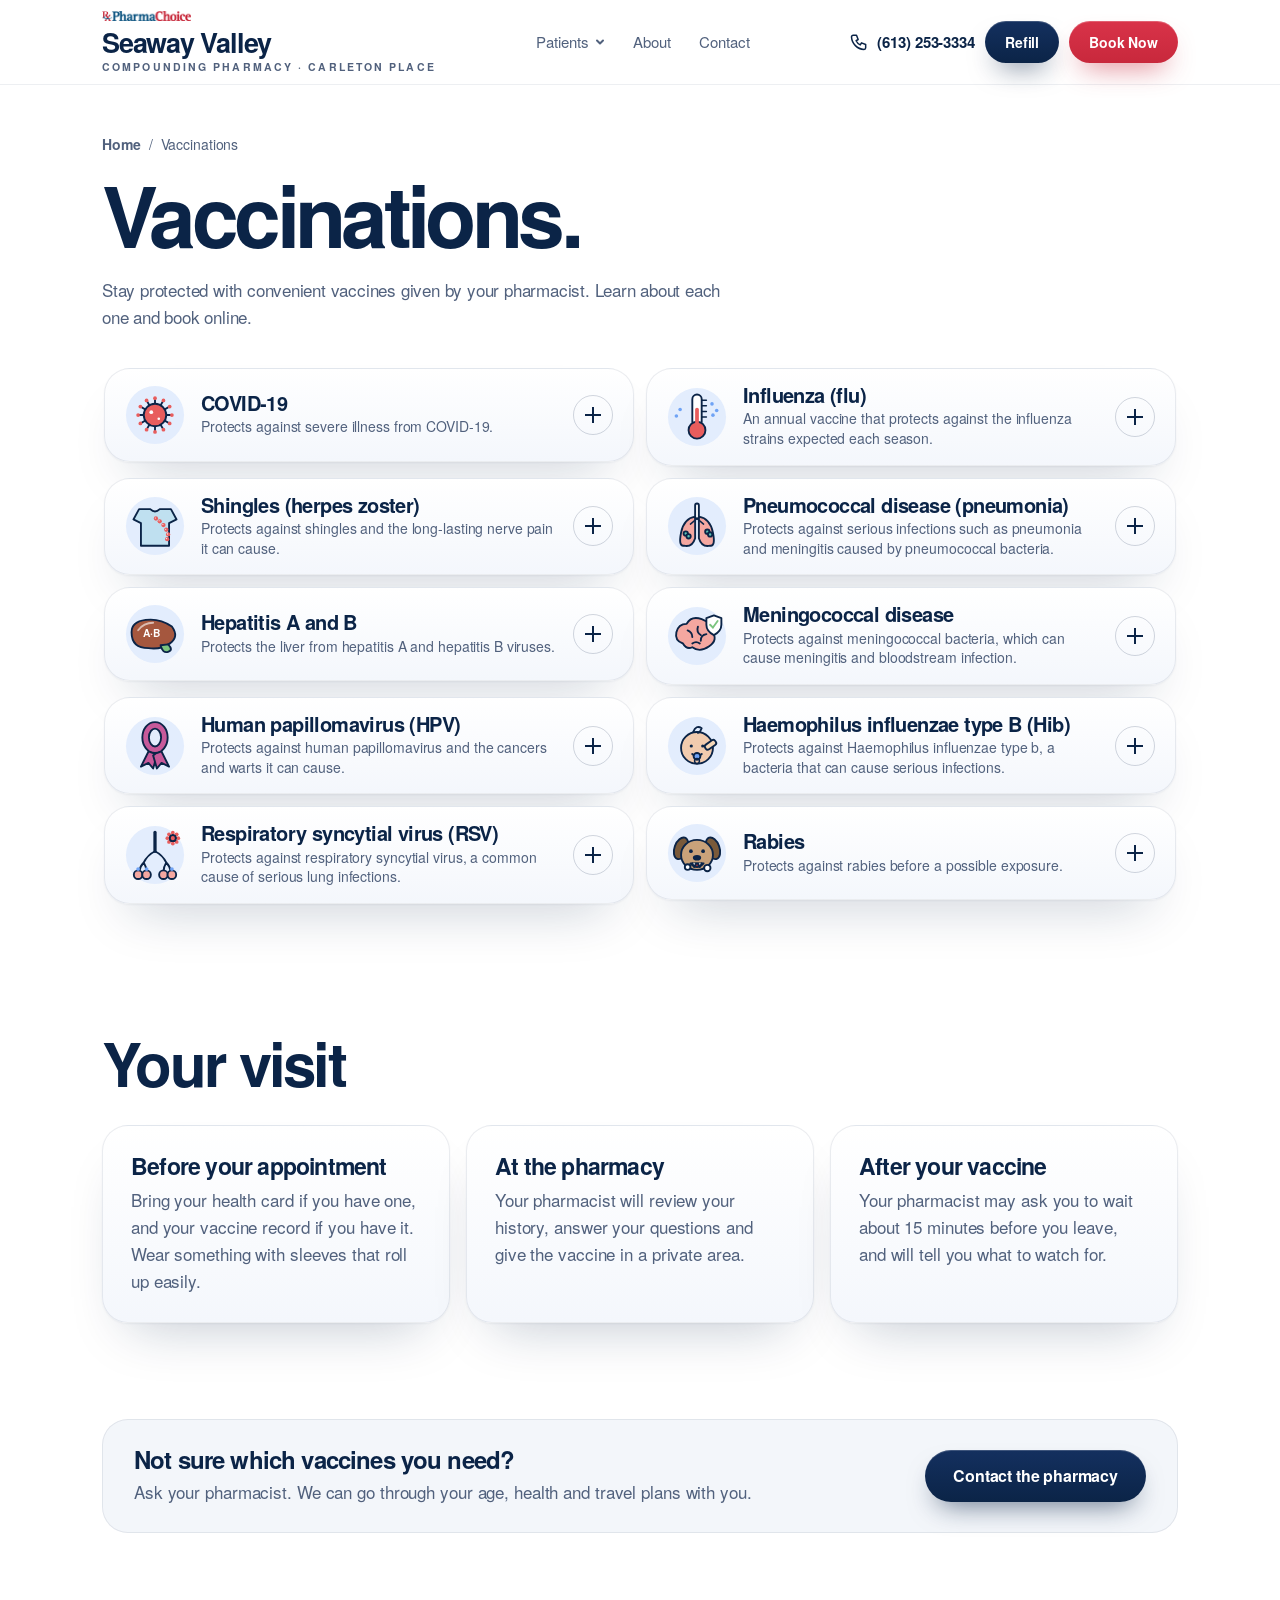
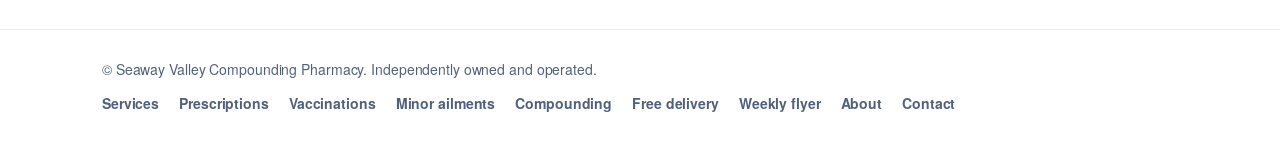
<file: vaccinations.html>
<!DOCTYPE html>
<html lang="en">
<head>
<meta charset="utf-8">
<meta name="viewport" content="width=device-width, initial-scale=1, viewport-fit=cover">
<title>Vaccinations | Seaway Valley Compounding Pharmacy</title>
<meta name="description" content="Book a vaccination at Seaway Valley Compounding Pharmacy in Carleton Place: flu, COVID-19, shingles, travel vaccines and more.">
<link rel="stylesheet" href="site.css">
</head>
<body>
<svg width="0" height="0" style="position:absolute" aria-hidden="true"><defs>
<symbol id="av" viewBox="0 0 100 100"><path d="M12 100c2-24 18-34 38-34s36 10 38 34z" fill="#fff" stroke="#0B2447" stroke-width="2.5"/><path d="M38 68l12 14 12-14z" fill="#0B2447"/><rect x="42" y="52" width="16" height="16" rx="6" style="fill:var(--skin)"/><circle cx="50" cy="38" r="19" style="fill:var(--skin)"/><path d="M30 36c0-14 9-21 20-21s20 7 20 21c-5-8-12-11-20-11s-15 3-20 11z" style="fill:var(--hair)"/><circle cx="43" cy="40" r="2" fill="#0B2447"/><circle cx="57" cy="40" r="2" fill="#0B2447"/><path d="M44 48q6 5 12 0" stroke="#0B2447" stroke-width="2" fill="none" stroke-linecap="round"/><rect x="62" y="80" width="14" height="7" rx="2" fill="#0B2447"/></symbol>
<symbol id="bottle" viewBox="0 0 160 200"><g transform="translate(66,16)"><rect class="pl" x="-9" y="-5" width="18" height="10" rx="5" fill="#6FA3F5" stroke="currentColor" stroke-width="2"/></g><g transform="translate(88,10)"><rect class="pl d1" x="-9" y="-5" width="18" height="10" rx="5" fill="#E10600"/></g><g transform="translate(100,22)"><rect class="pl d2" x="-9" y="-5" width="18" height="10" rx="5" fill="#fff" stroke="currentColor" stroke-width="2"/></g><g class="bob"><rect x="118" y="12" width="36" height="22" rx="6" fill="#0B2447" transform="rotate(12 136 23)"/></g><rect x="30" y="62" width="100" height="124" rx="16" fill="#fff" fill-opacity=".75" stroke="currentColor" stroke-width="3"/><rect x="40" y="52" width="80" height="14" rx="6" fill="#0B2447"/><rect x="44" y="98" width="72" height="56" rx="6" fill="#0B2447"/><text x="80" y="134" text-anchor="middle" font-family="Fraunces,Georgia,serif" font-size="26" fill="#fff">Rx</text><rect x="60" y="143" width="40" height="3" fill="#E10600"/><circle cx="52" cy="172" r="6" fill="#6FA3F5"/><circle cx="72" cy="174" r="6" fill="#fff" stroke="currentColor" stroke-width="2"/><circle cx="94" cy="172" r="6" fill="#6FA3F5"/><circle cx="112" cy="174" r="6" fill="#fff" stroke="currentColor" stroke-width="2"/></symbol>
<symbol id="flask" viewBox="0 0 100 100"><path d="M27 62h46l11 20c3 6 0 10-6 10H22c-6 0-9-4-6-10z" fill="#6FA3F5"/><path d="M40 14h20v26l24 42c3 6 0 10-6 10H22c-6 0-9-4-6-10l24-42z" fill="none" stroke="currentColor" stroke-width="3" stroke-linejoin="round"/><circle class="b2" cx="40" cy="84" r="3" fill="#fff"/><circle class="b2 d1" cx="54" cy="86" r="3" fill="#fff"/><circle class="b2 d2" cx="66" cy="84" r="3" fill="#fff"/></symbol>
<symbol id="syr" viewBox="0 0 100 100"><g transform="rotate(-35 50 50)"><line x1="4" y1="50" x2="22" y2="50" stroke="currentColor" stroke-width="3" stroke-linecap="round"/><rect x="22" y="40" width="46" height="20" rx="4" fill="#fff" stroke="currentColor" stroke-width="3"/><rect x="26" y="44" width="30" height="12" fill="#6FA3F5"/><g class="pg"><rect x="56" y="43" width="8" height="14" fill="#0B2447"/><line x1="64" y1="50" x2="84" y2="50" stroke="currentColor" stroke-width="3"/><rect x="82" y="40" width="5" height="20" rx="2" fill="currentColor"/></g><circle class="dr" cx="4" cy="58" r="3" fill="#6FA3F5"/></g></symbol>
<symbol id="ecg" viewBox="0 0 100 100"><path d="M6 54h20l8-24 12 46 10-32 6 10h32" fill="none" stroke="currentColor" stroke-width="3" stroke-linecap="round" stroke-linejoin="round" opacity=".2"/><path class="ecg" pathLength="100" d="M6 54h20l8-24 12 46 10-32 6 10h32" fill="none" stroke="currentColor" stroke-width="4" stroke-linecap="round" stroke-linejoin="round"/></symbol>
<symbol id="clip" viewBox="0 0 100 100"><rect x="24" y="16" width="52" height="70" rx="8" fill="#fff" stroke="currentColor" stroke-width="3"/><rect x="38" y="10" width="24" height="12" rx="4" fill="#0B2447"/><path d="M54 42h14M54 58h14M54 74h14" stroke="currentColor" stroke-width="3" stroke-linecap="round" opacity=".35"/><g fill="none" stroke="#0B2447" stroke-width="4" stroke-linecap="round" stroke-linejoin="round"><path class="ck" pathLength="1" d="M33 40l5 5 9-10"/><path class="ck d1" pathLength="1" d="M33 56l5 5 9-10"/><path class="ck d2" pathLength="1" d="M33 72l5 5 9-10"/></g></symbol>
<symbol id="van" viewBox="0 0 100 100"><path class="rd" d="M0 78h100" stroke="currentColor" stroke-width="3" stroke-dasharray="8 8" opacity=".4"/><g class="bob"><rect x="14" y="36" width="48" height="32" rx="5" fill="#0B2447"/><path d="M62 46h14l10 10v12H62z" fill="#0B2447"/><path d="M68 50h7l6 6H68z" fill="#E3EDFD"/><path d="M38 44v16M30 52h16" stroke="#E10600" stroke-width="3"/></g><circle cx="30" cy="70" r="7" fill="currentColor"/><circle cx="72" cy="70" r="7" fill="currentColor"/></symbol>
</defs></svg>

<header><div class="wrap nav">
  <a class="logo" href="index.html" aria-label="Seaway Valley Compounding Pharmacy, Carleton Place, home"><span class="lg"><img class="lg-pc" src="[data-uri]" alt="PharmaChoice"><span class="lg-c">Carleton Place</span><span class="lg-n">Seaway Valley</span><span class="lg-s">Compounding Pharmacy<span class="lg-cp">&nbsp;&middot;&nbsp;Carleton Place</span></span></span></a>
  <nav class="menu" id="menu" aria-label="Main">
    <div class="dw"><button class="dt" type="button" aria-expanded="false" aria-haspopup="true">Patients<svg viewBox="0 0 10 10"><path d="M2 3.5l3 3 3-3"/></svg></button>
      <div class="dm"><a href="services.html">Services</a><a href="prescriptions.html">Prescriptions</a><a href="vaccinations.html">Vaccinations</a><a href="minor-ailments.html">Minor ailments</a><a href="compounding.html">Compounding</a><a href="free-delivery.html">Free delivery</a><a href="flyer.html">Weekly flyer</a></div></div>
    <div class="dw"><a class="dt dl" href="about.html">About</a></div>
    <div class="dw"><a class="dt dl" href="index.html#contact">Contact</a></div>
    <a class="mobonly first" href="prescriptions.html#refill">Refill a prescription</a><a class="mobonly" href="tel:+16132533334">Call (613) 253-3334</a>
  </nav>
  <div class="navr">
    <a class="navtel" href="tel:+16132533334" aria-label="Call (613) 253-3334"><svg viewBox="0 0 24 24"><path d="M5 4h4l2 5-2.5 1.5a11 11 0 0 0 5 5L15 13l5 2v4a2 2 0 0 1-2 2A16 16 0 0 1 3 6a2 2 0 0 1 2-2z"/></svg><span>(613) 253-3334</span></a>
    <a class="btn pri sm rf-b" href="prescriptions.html#refill">Refill</a>
    <a class="btn bn sm" href="services.html#book">Book Now</a>
    <button class="burger" id="burger" type="button" aria-label="Menu" aria-expanded="false" aria-controls="menu"><svg viewBox="0 0 24 24"><path d="M4 7h16M4 12h16M4 17h16"/></svg></button>
  </div>
</div></header>

<main id="top">
<section class="phero"><div class="wrap"><p class="crumb"><a href="index.html">Home</a><span aria-hidden="true">/</span>Vaccinations</p><h1><!--ed:vaccinations.fb31460f|text|Vaccinations|Vaccinations.|Page title-->Vaccinations.<!--/ed--></h1><p class="lead"><!--ed:vaccinations.cc75e74d|text|Vaccinations|Vaccinations.|Intro text::under the heading-->Stay protected with convenient vaccines given by your pharmacist. Learn about each one and book online.<!--/ed--></p></div></section><section id="book" style="padding-top:0"><div class="wrap"><div class="bkb vacb" data-kind="vaccine"><div class="bk-pick"><div class="vxg"><details class="vx"><summary><span class="bk-ic"><svg viewBox="0 0 64 64" aria-hidden="true"><circle cx="32" cy="32" r="31" fill="#E3EDFD"/><path d="M44 32L50 32" stroke="#0B2447" stroke-width="2" stroke-linecap="round" fill="none"/><circle cx="50" cy="32" r="2" fill="#E85D5D"/><path d="M42.4 38L47.6 41" stroke="#0B2447" stroke-width="2" stroke-linecap="round" fill="none"/><circle cx="47.6" cy="41" r="2" fill="#E85D5D"/><path d="M38 42.4L41 47.6" stroke="#0B2447" stroke-width="2" stroke-linecap="round" fill="none"/><circle cx="41" cy="47.6" r="2" fill="#E85D5D"/><path d="M32 44L32 50" stroke="#0B2447" stroke-width="2" stroke-linecap="round" fill="none"/><circle cx="32" cy="50" r="2" fill="#E85D5D"/><path d="M26 42.4L23 47.6" stroke="#0B2447" stroke-width="2" stroke-linecap="round" fill="none"/><circle cx="23" cy="47.6" r="2" fill="#E85D5D"/><path d="M21.6 38L16.4 41" stroke="#0B2447" stroke-width="2" stroke-linecap="round" fill="none"/><circle cx="16.4" cy="41" r="2" fill="#E85D5D"/><path d="M20 32L14 32" stroke="#0B2447" stroke-width="2" stroke-linecap="round" fill="none"/><circle cx="14" cy="32" r="2" fill="#E85D5D"/><path d="M21.6 26L16.4 23" stroke="#0B2447" stroke-width="2" stroke-linecap="round" fill="none"/><circle cx="16.4" cy="23" r="2" fill="#E85D5D"/><path d="M26 21.6L23 16.4" stroke="#0B2447" stroke-width="2" stroke-linecap="round" fill="none"/><circle cx="23" cy="16.4" r="2" fill="#E85D5D"/><path d="M32 20L32 14" stroke="#0B2447" stroke-width="2" stroke-linecap="round" fill="none"/><circle cx="32" cy="14" r="2" fill="#E85D5D"/><path d="M38 21.6L41 16.4" stroke="#0B2447" stroke-width="2" stroke-linecap="round" fill="none"/><circle cx="41" cy="16.4" r="2" fill="#E85D5D"/><path d="M42.4 26L47.6 23" stroke="#0B2447" stroke-width="2" stroke-linecap="round" fill="none"/><circle cx="47.6" cy="23" r="2" fill="#E85D5D"/><circle cx="32" cy="32" r="12" fill="#E85D5D" stroke="#0B2447" stroke-width="2" stroke-linejoin="round" stroke-linecap="round"/><circle cx="28" cy="29" r="2" fill="#fff"/><circle cx="36" cy="36" r="1.4" fill="#fff"/></svg></span><span class="vt"><h3>COVID-19</h3><small>Protects against severe illness from COVID-19.</small></span><i class="pm"></i></summary><div class="vb"><dl><div><dt>Who it is for</dt><dd>Eligibility and timing change as guidance is updated, and depend on your age, health and previous doses.</dd></div><div><dt>Doses</dt><dd>Usually a single updated dose.</dd></div></dl><p class="fine">Availability and eligibility vary. Your pharmacist will confirm what is right for you.</p><button type="button" class="btn pri sm" data-id="covid"><span class="bk-ic" hidden><svg viewBox="0 0 64 64" aria-hidden="true"><circle cx="32" cy="32" r="31" fill="#E3EDFD"/><path d="M44 32L50 32" stroke="#0B2447" stroke-width="2" stroke-linecap="round" fill="none"/><circle cx="50" cy="32" r="2" fill="#E85D5D"/><path d="M42.4 38L47.6 41" stroke="#0B2447" stroke-width="2" stroke-linecap="round" fill="none"/><circle cx="47.6" cy="41" r="2" fill="#E85D5D"/><path d="M38 42.4L41 47.6" stroke="#0B2447" stroke-width="2" stroke-linecap="round" fill="none"/><circle cx="41" cy="47.6" r="2" fill="#E85D5D"/><path d="M32 44L32 50" stroke="#0B2447" stroke-width="2" stroke-linecap="round" fill="none"/><circle cx="32" cy="50" r="2" fill="#E85D5D"/><path d="M26 42.4L23 47.6" stroke="#0B2447" stroke-width="2" stroke-linecap="round" fill="none"/><circle cx="23" cy="47.6" r="2" fill="#E85D5D"/><path d="M21.6 38L16.4 41" stroke="#0B2447" stroke-width="2" stroke-linecap="round" fill="none"/><circle cx="16.4" cy="41" r="2" fill="#E85D5D"/><path d="M20 32L14 32" stroke="#0B2447" stroke-width="2" stroke-linecap="round" fill="none"/><circle cx="14" cy="32" r="2" fill="#E85D5D"/><path d="M21.6 26L16.4 23" stroke="#0B2447" stroke-width="2" stroke-linecap="round" fill="none"/><circle cx="16.4" cy="23" r="2" fill="#E85D5D"/><path d="M26 21.6L23 16.4" stroke="#0B2447" stroke-width="2" stroke-linecap="round" fill="none"/><circle cx="23" cy="16.4" r="2" fill="#E85D5D"/><path d="M32 20L32 14" stroke="#0B2447" stroke-width="2" stroke-linecap="round" fill="none"/><circle cx="32" cy="14" r="2" fill="#E85D5D"/><path d="M38 21.6L41 16.4" stroke="#0B2447" stroke-width="2" stroke-linecap="round" fill="none"/><circle cx="41" cy="16.4" r="2" fill="#E85D5D"/><path d="M42.4 26L47.6 23" stroke="#0B2447" stroke-width="2" stroke-linecap="round" fill="none"/><circle cx="47.6" cy="23" r="2" fill="#E85D5D"/><circle cx="32" cy="32" r="12" fill="#E85D5D" stroke="#0B2447" stroke-width="2" stroke-linejoin="round" stroke-linecap="round"/><circle cx="28" cy="29" r="2" fill="#fff"/><circle cx="36" cy="36" r="1.4" fill="#fff"/></svg></span>Book this vaccine</button></div></details><details class="vx"><summary><span class="bk-ic"><svg viewBox="0 0 64 64" aria-hidden="true"><circle cx="32" cy="32" r="31" fill="#E3EDFD"/><rect x="27" y="8" width="10" height="34" rx="5" fill="#fff" stroke="#0B2447" stroke-width="2" stroke-linejoin="round" stroke-linecap="round"/><circle cx="32" cy="46" r="9" fill="#E85D5D" stroke="#0B2447" stroke-width="2" stroke-linejoin="round" stroke-linecap="round"/><rect x="30" y="22" width="4" height="24" rx="2" fill="#E85D5D"/><path d="M37 14L42 14" stroke="#0B2447" stroke-width="1.6" stroke-linecap="round" fill="none"/><path d="M37 20L42 20" stroke="#0B2447" stroke-width="1.6" stroke-linecap="round" fill="none"/><path d="M37 26L42 26" stroke="#0B2447" stroke-width="1.6" stroke-linecap="round" fill="none"/><path d="M37 32L42 32" stroke="#0B2447" stroke-width="1.6" stroke-linecap="round" fill="none"/><circle cx="48" cy="18" r="1.9" fill="#6FA3F5"/><circle cx="53" cy="25" r="1.9" fill="#6FA3F5"/><circle cx="49" cy="30" r="1.9" fill="#6FA3F5"/><circle cx="14" cy="24" r="1.9" fill="#6FA3F5"/><circle cx="10" cy="31" r="1.9" fill="#6FA3F5"/></svg></span><span class="vt"><h3>Influenza (flu)</h3><small>An annual vaccine that protects against the influenza strains expected each season.</small></span><i class="pm"></i></summary><div class="vb"><dl><div><dt>Who it is for</dt><dd>Recommended for most people six months of age and older. People at higher risk benefit most.</dd></div><div><dt>Doses</dt><dd>One dose each year, ideally in the fall.</dd></div></dl><p class="fine">Availability and eligibility vary. Your pharmacist will confirm what is right for you.</p><button type="button" class="btn pri sm" data-id="flu"><span class="bk-ic" hidden><svg viewBox="0 0 64 64" aria-hidden="true"><circle cx="32" cy="32" r="31" fill="#E3EDFD"/><rect x="27" y="8" width="10" height="34" rx="5" fill="#fff" stroke="#0B2447" stroke-width="2" stroke-linejoin="round" stroke-linecap="round"/><circle cx="32" cy="46" r="9" fill="#E85D5D" stroke="#0B2447" stroke-width="2" stroke-linejoin="round" stroke-linecap="round"/><rect x="30" y="22" width="4" height="24" rx="2" fill="#E85D5D"/><path d="M37 14L42 14" stroke="#0B2447" stroke-width="1.6" stroke-linecap="round" fill="none"/><path d="M37 20L42 20" stroke="#0B2447" stroke-width="1.6" stroke-linecap="round" fill="none"/><path d="M37 26L42 26" stroke="#0B2447" stroke-width="1.6" stroke-linecap="round" fill="none"/><path d="M37 32L42 32" stroke="#0B2447" stroke-width="1.6" stroke-linecap="round" fill="none"/><circle cx="48" cy="18" r="1.9" fill="#6FA3F5"/><circle cx="53" cy="25" r="1.9" fill="#6FA3F5"/><circle cx="49" cy="30" r="1.9" fill="#6FA3F5"/><circle cx="14" cy="24" r="1.9" fill="#6FA3F5"/><circle cx="10" cy="31" r="1.9" fill="#6FA3F5"/></svg></span>Book this vaccine</button></div></details><details class="vx"><summary><span class="bk-ic"><svg viewBox="0 0 64 64" aria-hidden="true"><circle cx="32" cy="32" r="31" fill="#E3EDFD"/><path d="M15 14h12q5 5 10 0h12l6 11-8 4v24H17V29l-8-4z" fill="#BFE0F0" stroke="#0B2447" stroke-width="2" stroke-linejoin="round" stroke-linecap="round"/><circle cx="33" cy="24" r="2.3" fill="#E85D5D"/><circle cx="32.4" cy="23.4" r="0.6" fill="#fff"/><circle cx="37" cy="27" r="2.3" fill="#E85D5D"/><circle cx="36.4" cy="26.4" r="0.6" fill="#fff"/><circle cx="41" cy="31" r="2.3" fill="#E85D5D"/><circle cx="40.4" cy="30.4" r="0.6" fill="#fff"/><circle cx="44" cy="36" r="2.3" fill="#E85D5D"/><circle cx="43.4" cy="35.4" r="0.6" fill="#fff"/><circle cx="46" cy="41" r="2.3" fill="#E85D5D"/><circle cx="45.4" cy="40.4" r="0.6" fill="#fff"/><circle cx="45" cy="46" r="2.3" fill="#E85D5D"/><circle cx="44.4" cy="45.4" r="0.6" fill="#fff"/></svg></span><span class="vt"><h3>Shingles (herpes zoster)</h3><small>Protects against shingles and the long-lasting nerve pain it can cause.</small></span><i class="pm"></i></summary><div class="vb"><dl><div><dt>Who it is for</dt><dd>Recommended for adults 50 and older, and for some younger adults with weakened immune systems.</dd></div><div><dt>Doses</dt><dd>Two doses, usually given 2 to 6 months apart.</dd></div></dl><p class="fine">Availability and eligibility vary. Your pharmacist will confirm what is right for you.</p><button type="button" class="btn pri sm" data-id="shingles"><span class="bk-ic" hidden><svg viewBox="0 0 64 64" aria-hidden="true"><circle cx="32" cy="32" r="31" fill="#E3EDFD"/><path d="M15 14h12q5 5 10 0h12l6 11-8 4v24H17V29l-8-4z" fill="#BFE0F0" stroke="#0B2447" stroke-width="2" stroke-linejoin="round" stroke-linecap="round"/><circle cx="33" cy="24" r="2.3" fill="#E85D5D"/><circle cx="32.4" cy="23.4" r="0.6" fill="#fff"/><circle cx="37" cy="27" r="2.3" fill="#E85D5D"/><circle cx="36.4" cy="26.4" r="0.6" fill="#fff"/><circle cx="41" cy="31" r="2.3" fill="#E85D5D"/><circle cx="40.4" cy="30.4" r="0.6" fill="#fff"/><circle cx="44" cy="36" r="2.3" fill="#E85D5D"/><circle cx="43.4" cy="35.4" r="0.6" fill="#fff"/><circle cx="46" cy="41" r="2.3" fill="#E85D5D"/><circle cx="45.4" cy="40.4" r="0.6" fill="#fff"/><circle cx="45" cy="46" r="2.3" fill="#E85D5D"/><circle cx="44.4" cy="45.4" r="0.6" fill="#fff"/></svg></span>Book this vaccine</button></div></details><details class="vx"><summary><span class="bk-ic"><svg viewBox="0 0 64 64" aria-hidden="true"><circle cx="32" cy="32" r="31" fill="#E3EDFD"/><path d="M30 22q-12 2-15 17t3 14q9 2 12-8z" fill="#F4A7A0" stroke="#0B2447" stroke-width="2" stroke-linejoin="round" stroke-linecap="round"/><path d="M34 22q12 2 15 17t-3 14q-9 2-12-8z" fill="#F4A7A0" stroke="#0B2447" stroke-width="2" stroke-linejoin="round" stroke-linecap="round"/><rect x="30" y="8" width="4" height="16" rx="2" fill="#fff" stroke="#0B2447" stroke-width="2" stroke-linejoin="round" stroke-linecap="round"/><path d="M32 24L25 30" stroke="#0B2447" stroke-width="1.6" stroke-linecap="round" fill="none"/><path d="M32 24L39 30" stroke="#0B2447" stroke-width="1.6" stroke-linecap="round" fill="none"/><circle cx="20" cy="40" r="2.3" fill="#59C3B4" stroke="#0B2447" stroke-width="2" stroke-linejoin="round" stroke-linecap="round" stroke-width="1.4"/><circle cx="23" cy="43" r="2.3" fill="#59C3B4" stroke="#0B2447" stroke-width="2" stroke-linejoin="round" stroke-linecap="round" stroke-width="1.4"/><circle cx="43" cy="38" r="2.3" fill="#59C3B4" stroke="#0B2447" stroke-width="2" stroke-linejoin="round" stroke-linecap="round" stroke-width="1.4"/><circle cx="46" cy="41" r="2.3" fill="#59C3B4" stroke="#0B2447" stroke-width="2" stroke-linejoin="round" stroke-linecap="round" stroke-width="1.4"/></svg></span><span class="vt"><h3>Pneumococcal disease (pneumonia)</h3><small>Protects against serious infections such as pneumonia and meningitis caused by pneumococcal bacteria.</small></span><i class="pm"></i></summary><div class="vb"><dl><div><dt>Who it is for</dt><dd>Recommended for adults 65 and older, and for younger adults with certain health conditions.</dd></div><div><dt>Doses</dt><dd>Often a single dose. Your pharmacist will review your history.</dd></div></dl><p class="fine">Availability and eligibility vary. Your pharmacist will confirm what is right for you.</p><button type="button" class="btn pri sm" data-id="pneumo"><span class="bk-ic" hidden><svg viewBox="0 0 64 64" aria-hidden="true"><circle cx="32" cy="32" r="31" fill="#E3EDFD"/><path d="M30 22q-12 2-15 17t3 14q9 2 12-8z" fill="#F4A7A0" stroke="#0B2447" stroke-width="2" stroke-linejoin="round" stroke-linecap="round"/><path d="M34 22q12 2 15 17t-3 14q-9 2-12-8z" fill="#F4A7A0" stroke="#0B2447" stroke-width="2" stroke-linejoin="round" stroke-linecap="round"/><rect x="30" y="8" width="4" height="16" rx="2" fill="#fff" stroke="#0B2447" stroke-width="2" stroke-linejoin="round" stroke-linecap="round"/><path d="M32 24L25 30" stroke="#0B2447" stroke-width="1.6" stroke-linecap="round" fill="none"/><path d="M32 24L39 30" stroke="#0B2447" stroke-width="1.6" stroke-linecap="round" fill="none"/><circle cx="20" cy="40" r="2.3" fill="#59C3B4" stroke="#0B2447" stroke-width="2" stroke-linejoin="round" stroke-linecap="round" stroke-width="1.4"/><circle cx="23" cy="43" r="2.3" fill="#59C3B4" stroke="#0B2447" stroke-width="2" stroke-linejoin="round" stroke-linecap="round" stroke-width="1.4"/><circle cx="43" cy="38" r="2.3" fill="#59C3B4" stroke="#0B2447" stroke-width="2" stroke-linejoin="round" stroke-linecap="round" stroke-width="1.4"/><circle cx="46" cy="41" r="2.3" fill="#59C3B4" stroke="#0B2447" stroke-width="2" stroke-linejoin="round" stroke-linecap="round" stroke-width="1.4"/></svg></span>Book this vaccine</button></div></details><details class="vx"><summary><span class="bk-ic"><svg viewBox="0 0 64 64" aria-hidden="true"><circle cx="32" cy="32" r="31" fill="#E3EDFD"/><path d="M7 30q0-11 15-13t28 7q8 11-2 18t-23 5q-18 0-18-17z" fill="#A5573E" stroke="#0B2447" stroke-width="2" stroke-linejoin="round" stroke-linecap="round"/><path d="M38 44q2 9 8 7t0-8z" fill="#7BC47F" stroke="#0B2447" stroke-width="2" stroke-linejoin="round" stroke-linecap="round"/><path d="M14 28q6-8 16-8" fill="none" stroke="#fff" stroke-width="2" stroke-linecap="round" opacity=".6"/><text x="28" y="35" text-anchor="middle" font-size="11" font-weight="800" fill="#fff" font-family="Manrope,Arial,sans-serif">A·B</text></svg></span><span class="vt"><h3>Hepatitis A and B</h3><small>Protects the liver from hepatitis A and hepatitis B viruses.</small></span><i class="pm"></i></summary><div class="vb"><dl><div><dt>Who it is for</dt><dd>Travellers, people with certain health conditions or jobs, and anyone who wants the protection.</dd></div><div><dt>Doses</dt><dd>Usually a series of two or three doses over several months, depending on the vaccine.</dd></div></dl><p class="fine">Availability and eligibility vary. Your pharmacist will confirm what is right for you.</p><button type="button" class="btn pri sm" data-id="hep"><span class="bk-ic" hidden><svg viewBox="0 0 64 64" aria-hidden="true"><circle cx="32" cy="32" r="31" fill="#E3EDFD"/><path d="M7 30q0-11 15-13t28 7q8 11-2 18t-23 5q-18 0-18-17z" fill="#A5573E" stroke="#0B2447" stroke-width="2" stroke-linejoin="round" stroke-linecap="round"/><path d="M38 44q2 9 8 7t0-8z" fill="#7BC47F" stroke="#0B2447" stroke-width="2" stroke-linejoin="round" stroke-linecap="round"/><path d="M14 28q6-8 16-8" fill="none" stroke="#fff" stroke-width="2" stroke-linecap="round" opacity=".6"/><text x="28" y="35" text-anchor="middle" font-size="11" font-weight="800" fill="#fff" font-family="Manrope,Arial,sans-serif">A·B</text></svg></span>Book this vaccine</button></div></details><details class="vx"><summary><span class="bk-ic"><svg viewBox="0 0 64 64" aria-hidden="true"><circle cx="32" cy="32" r="31" fill="#E3EDFD"/><path d="M17 40q-9-3-7-12t11-9q5-9 16-5t11 13q7 9-3 16t-18 1q-6 3-10-4z" fill="#F4A7A0" stroke="#0B2447" stroke-width="2" stroke-linejoin="round" stroke-linecap="round"/><path d="M22 26q5 2 5 7M33 22q-2 6 3 9M42 30q-6 1-6 7M27 40q4-3 8 0" fill="none" stroke="#0B2447" stroke-width="2" stroke-linejoin="round" stroke-linecap="round" stroke-width="1.6"/><path d="M50 10l8 3v7c0 6-4 9-8 11-4-2-8-5-8-11v-7z" fill="#fff" stroke="#0B2447" stroke-width="2" stroke-linejoin="round" stroke-linecap="round"/><path d="M46 20L49 23" stroke="#7BC47F" stroke-width="2" stroke-linecap="round" fill="none"/><path d="M49 23L54 16" stroke="#7BC47F" stroke-width="2" stroke-linecap="round" fill="none"/></svg></span><span class="vt"><h3>Meningococcal disease</h3><small>Protects against meningococcal bacteria, which can cause meningitis and bloodstream infection.</small></span><i class="pm"></i></summary><div class="vb"><dl><div><dt>Who it is for</dt><dd>Teens and young adults, travellers to some regions, and people with certain medical conditions.</dd></div><div><dt>Doses</dt><dd>Depends on the vaccine type and your risk.</dd></div></dl><p class="fine">Availability and eligibility vary. Your pharmacist will confirm what is right for you.</p><button type="button" class="btn pri sm" data-id="mening"><span class="bk-ic" hidden><svg viewBox="0 0 64 64" aria-hidden="true"><circle cx="32" cy="32" r="31" fill="#E3EDFD"/><path d="M17 40q-9-3-7-12t11-9q5-9 16-5t11 13q7 9-3 16t-18 1q-6 3-10-4z" fill="#F4A7A0" stroke="#0B2447" stroke-width="2" stroke-linejoin="round" stroke-linecap="round"/><path d="M22 26q5 2 5 7M33 22q-2 6 3 9M42 30q-6 1-6 7M27 40q4-3 8 0" fill="none" stroke="#0B2447" stroke-width="2" stroke-linejoin="round" stroke-linecap="round" stroke-width="1.6"/><path d="M50 10l8 3v7c0 6-4 9-8 11-4-2-8-5-8-11v-7z" fill="#fff" stroke="#0B2447" stroke-width="2" stroke-linejoin="round" stroke-linecap="round"/><path d="M46 20L49 23" stroke="#7BC47F" stroke-width="2" stroke-linecap="round" fill="none"/><path d="M49 23L54 16" stroke="#7BC47F" stroke-width="2" stroke-linecap="round" fill="none"/></svg></span>Book this vaccine</button></div></details><details class="vx"><summary><span class="bk-ic"><svg viewBox="0 0 64 64" aria-hidden="true"><circle cx="32" cy="32" r="31" fill="#E3EDFD"/><path d="M26 36l-9 18 8-4 5 6 4-14z" fill="#C75A9A" stroke="#0B2447" stroke-width="2" stroke-linejoin="round" stroke-linecap="round"/><path d="M38 36l9 18-8-4-5 6-4-14z" fill="#C75A9A" stroke="#0B2447" stroke-width="2" stroke-linejoin="round" stroke-linecap="round"/><ellipse cx="32" cy="23" rx="10" ry="13" fill="none" stroke="#0B2447" stroke-width="9"/><ellipse cx="32" cy="23" rx="10" ry="13" fill="none" stroke="#C75A9A" stroke-width="5"/><path d="M26 36l12 0" fill="none" stroke="#C75A9A" stroke-width="2"/></svg></span><span class="vt"><h3>Human papillomavirus (HPV)</h3><small>Protects against human papillomavirus and the cancers and warts it can cause.</small></span><i class="pm"></i></summary><div class="vb"><dl><div><dt>Who it is for</dt><dd>Recommended in the teen years, and available to many young adults and some older adults.</dd></div><div><dt>Doses</dt><dd>The number of doses depends on your age and health.</dd></div></dl><p class="fine">Availability and eligibility vary. Your pharmacist will confirm what is right for you.</p><button type="button" class="btn pri sm" data-id="hpv"><span class="bk-ic" hidden><svg viewBox="0 0 64 64" aria-hidden="true"><circle cx="32" cy="32" r="31" fill="#E3EDFD"/><path d="M26 36l-9 18 8-4 5 6 4-14z" fill="#C75A9A" stroke="#0B2447" stroke-width="2" stroke-linejoin="round" stroke-linecap="round"/><path d="M38 36l9 18-8-4-5 6-4-14z" fill="#C75A9A" stroke="#0B2447" stroke-width="2" stroke-linejoin="round" stroke-linecap="round"/><ellipse cx="32" cy="23" rx="10" ry="13" fill="none" stroke="#0B2447" stroke-width="9"/><ellipse cx="32" cy="23" rx="10" ry="13" fill="none" stroke="#C75A9A" stroke-width="5"/><path d="M26 36l12 0" fill="none" stroke="#C75A9A" stroke-width="2"/></svg></span>Book this vaccine</button></div></details><details class="vx"><summary><span class="bk-ic"><svg viewBox="0 0 64 64" aria-hidden="true"><circle cx="32" cy="32" r="31" fill="#E3EDFD"/><circle cx="32" cy="34" r="17" fill="#F1CBAE" stroke="#0B2447" stroke-width="2" stroke-linejoin="round" stroke-linecap="round"/><circle cx="25.9" cy="32" r="1.7" fill="#0B2447"/><circle cx="38.1" cy="32" r="1.7" fill="#0B2447"/><path d="M26.9 40.5q5.1 5.1 10.2 0" fill="none" stroke="#0B2447" stroke-width="2" stroke-linejoin="round" stroke-linecap="round"/><path d="M28 17q3-8 9-4q-2 5-4 5" fill="none" stroke="#0B2447" stroke-width="2" stroke-linejoin="round" stroke-linecap="round"/><circle cx="32" cy="43" r="3.6" fill="#6FA3F5" stroke="#0B2447" stroke-width="2" stroke-linejoin="round" stroke-linecap="round"/><circle cx="32" cy="48" r="2.6" fill="none" stroke="#0B2447" stroke-width="1.6"/><rect x="40" y="28" width="13" height="6" rx="2.5" fill="#F5D7B8" stroke="#0B2447" stroke-width="2" stroke-linejoin="round" stroke-linecap="round" transform="rotate(-35 46 31)"/></svg></span><span class="vt"><h3>Haemophilus influenzae type B (Hib)</h3><small>Protects against Haemophilus influenzae type b, a bacteria that can cause serious infections.</small></span><i class="pm"></i></summary><div class="vb"><dl><div><dt>Who it is for</dt><dd>Most often given in infancy. Some older children and adults with certain conditions may need it.</dd></div><div><dt>Doses</dt><dd>Depends on your age and health history.</dd></div></dl><p class="fine">Availability and eligibility vary. Your pharmacist will confirm what is right for you.</p><button type="button" class="btn pri sm" data-id="hib"><span class="bk-ic" hidden><svg viewBox="0 0 64 64" aria-hidden="true"><circle cx="32" cy="32" r="31" fill="#E3EDFD"/><circle cx="32" cy="34" r="17" fill="#F1CBAE" stroke="#0B2447" stroke-width="2" stroke-linejoin="round" stroke-linecap="round"/><circle cx="25.9" cy="32" r="1.7" fill="#0B2447"/><circle cx="38.1" cy="32" r="1.7" fill="#0B2447"/><path d="M26.9 40.5q5.1 5.1 10.2 0" fill="none" stroke="#0B2447" stroke-width="2" stroke-linejoin="round" stroke-linecap="round"/><path d="M28 17q3-8 9-4q-2 5-4 5" fill="none" stroke="#0B2447" stroke-width="2" stroke-linejoin="round" stroke-linecap="round"/><circle cx="32" cy="43" r="3.6" fill="#6FA3F5" stroke="#0B2447" stroke-width="2" stroke-linejoin="round" stroke-linecap="round"/><circle cx="32" cy="48" r="2.6" fill="none" stroke="#0B2447" stroke-width="1.6"/><rect x="40" y="28" width="13" height="6" rx="2.5" fill="#F5D7B8" stroke="#0B2447" stroke-width="2" stroke-linejoin="round" stroke-linecap="round" transform="rotate(-35 46 31)"/></svg></span>Book this vaccine</button></div></details><details class="vx"><summary><span class="bk-ic"><svg viewBox="0 0 64 64" aria-hidden="true"><circle cx="32" cy="32" r="31" fill="#E3EDFD"/><path d="M32 8L32 28" stroke="#0B2447" stroke-width="3.5" stroke-linecap="round" fill="none"/><path d="M32 28q-8 4-12 12M32 28q8 4 12 12M20 40q-4 4-5 10M44 40q4 4 5 10M20 40q3 5 3 10M44 40q-3 5-3 10" fill="none" stroke="#0B2447" stroke-width="2" stroke-linejoin="round" stroke-linecap="round" stroke-width="3"/><circle cx="14" cy="53" r="4.6" fill="#F4A7A0" stroke="#0B2447" stroke-width="2" stroke-linejoin="round" stroke-linecap="round"/><circle cx="23" cy="53" r="4.6" fill="#F4A7A0" stroke="#0B2447" stroke-width="2" stroke-linejoin="round" stroke-linecap="round"/><circle cx="41" cy="53" r="4.6" fill="#F4A7A0" stroke="#0B2447" stroke-width="2" stroke-linejoin="round" stroke-linecap="round"/><circle cx="50" cy="53" r="4.6" fill="#F4A7A0" stroke="#0B2447" stroke-width="2" stroke-linejoin="round" stroke-linecap="round"/><circle cx="23" cy="47" r="2" fill="#6FA3F5"/><circle cx="50" cy="47" r="2" fill="#6FA3F5"/><circle cx="14" cy="47" r="2" fill="#6FA3F5"/><path d="M54.2 14L56.8 14" stroke="#0B2447" stroke-width="2" stroke-linecap="round" fill="none"/><circle cx="56.8" cy="14" r="2" fill="#E85D5D"/><path d="M53.3 16.3L55.1 18.1" stroke="#0B2447" stroke-width="2" stroke-linecap="round" fill="none"/><circle cx="55.1" cy="18.1" r="2" fill="#E85D5D"/><path d="M51 17.2L51 19.8" stroke="#0B2447" stroke-width="2" stroke-linecap="round" fill="none"/><circle cx="51" cy="19.8" r="2" fill="#E85D5D"/><path d="M48.7 16.3L46.9 18.1" stroke="#0B2447" stroke-width="2" stroke-linecap="round" fill="none"/><circle cx="46.9" cy="18.1" r="2" fill="#E85D5D"/><path d="M47.8 14L45.2 14" stroke="#0B2447" stroke-width="2" stroke-linecap="round" fill="none"/><circle cx="45.2" cy="14" r="2" fill="#E85D5D"/><path d="M48.7 11.7L46.9 9.9" stroke="#0B2447" stroke-width="2" stroke-linecap="round" fill="none"/><circle cx="46.9" cy="9.9" r="2" fill="#E85D5D"/><path d="M51 10.8L51 8.2" stroke="#0B2447" stroke-width="2" stroke-linecap="round" fill="none"/><circle cx="51" cy="8.2" r="2" fill="#E85D5D"/><path d="M53.3 11.7L55.1 9.9" stroke="#0B2447" stroke-width="2" stroke-linecap="round" fill="none"/><circle cx="55.1" cy="9.9" r="2" fill="#E85D5D"/><circle cx="51" cy="14" r="3.2" fill="#E85D5D" stroke="#0B2447" stroke-width="2" stroke-linejoin="round" stroke-linecap="round"/></svg></span><span class="vt"><h3>Respiratory syncytial virus (RSV)</h3><small>Protects against respiratory syncytial virus, a common cause of serious lung infections.</small></span><i class="pm"></i></summary><div class="vb"><dl><div><dt>Who it is for</dt><dd>Older adults and some people at higher risk. Eligibility depends on your age and health.</dd></div><div><dt>Doses</dt><dd>Usually a single dose.</dd></div></dl><p class="fine">Availability and eligibility vary. Your pharmacist will confirm what is right for you.</p><button type="button" class="btn pri sm" data-id="rsv"><span class="bk-ic" hidden><svg viewBox="0 0 64 64" aria-hidden="true"><circle cx="32" cy="32" r="31" fill="#E3EDFD"/><path d="M32 8L32 28" stroke="#0B2447" stroke-width="3.5" stroke-linecap="round" fill="none"/><path d="M32 28q-8 4-12 12M32 28q8 4 12 12M20 40q-4 4-5 10M44 40q4 4 5 10M20 40q3 5 3 10M44 40q-3 5-3 10" fill="none" stroke="#0B2447" stroke-width="2" stroke-linejoin="round" stroke-linecap="round" stroke-width="3"/><circle cx="14" cy="53" r="4.6" fill="#F4A7A0" stroke="#0B2447" stroke-width="2" stroke-linejoin="round" stroke-linecap="round"/><circle cx="23" cy="53" r="4.6" fill="#F4A7A0" stroke="#0B2447" stroke-width="2" stroke-linejoin="round" stroke-linecap="round"/><circle cx="41" cy="53" r="4.6" fill="#F4A7A0" stroke="#0B2447" stroke-width="2" stroke-linejoin="round" stroke-linecap="round"/><circle cx="50" cy="53" r="4.6" fill="#F4A7A0" stroke="#0B2447" stroke-width="2" stroke-linejoin="round" stroke-linecap="round"/><circle cx="23" cy="47" r="2" fill="#6FA3F5"/><circle cx="50" cy="47" r="2" fill="#6FA3F5"/><circle cx="14" cy="47" r="2" fill="#6FA3F5"/><path d="M54.2 14L56.8 14" stroke="#0B2447" stroke-width="2" stroke-linecap="round" fill="none"/><circle cx="56.8" cy="14" r="2" fill="#E85D5D"/><path d="M53.3 16.3L55.1 18.1" stroke="#0B2447" stroke-width="2" stroke-linecap="round" fill="none"/><circle cx="55.1" cy="18.1" r="2" fill="#E85D5D"/><path d="M51 17.2L51 19.8" stroke="#0B2447" stroke-width="2" stroke-linecap="round" fill="none"/><circle cx="51" cy="19.8" r="2" fill="#E85D5D"/><path d="M48.7 16.3L46.9 18.1" stroke="#0B2447" stroke-width="2" stroke-linecap="round" fill="none"/><circle cx="46.9" cy="18.1" r="2" fill="#E85D5D"/><path d="M47.8 14L45.2 14" stroke="#0B2447" stroke-width="2" stroke-linecap="round" fill="none"/><circle cx="45.2" cy="14" r="2" fill="#E85D5D"/><path d="M48.7 11.7L46.9 9.9" stroke="#0B2447" stroke-width="2" stroke-linecap="round" fill="none"/><circle cx="46.9" cy="9.9" r="2" fill="#E85D5D"/><path d="M51 10.8L51 8.2" stroke="#0B2447" stroke-width="2" stroke-linecap="round" fill="none"/><circle cx="51" cy="8.2" r="2" fill="#E85D5D"/><path d="M53.3 11.7L55.1 9.9" stroke="#0B2447" stroke-width="2" stroke-linecap="round" fill="none"/><circle cx="55.1" cy="9.9" r="2" fill="#E85D5D"/><circle cx="51" cy="14" r="3.2" fill="#E85D5D" stroke="#0B2447" stroke-width="2" stroke-linejoin="round" stroke-linecap="round"/></svg></span>Book this vaccine</button></div></details><details class="vx"><summary><span class="bk-ic"><svg viewBox="0 0 64 64" aria-hidden="true"><circle cx="32" cy="32" r="31" fill="#E3EDFD"/><ellipse cx="15" cy="27" rx="7" ry="12" fill="#7A5A3A" stroke="#0B2447" stroke-width="2" stroke-linejoin="round" stroke-linecap="round" transform="rotate(20 15 27)"/><ellipse cx="49" cy="27" rx="7" ry="12" fill="#7A5A3A" stroke="#0B2447" stroke-width="2" stroke-linejoin="round" stroke-linecap="round" transform="rotate(-20 49 27)"/><ellipse cx="32" cy="34" rx="17" ry="16" fill="#C9A27A" stroke="#0B2447" stroke-width="2" stroke-linejoin="round" stroke-linecap="round"/><circle cx="25.5" cy="30" r="2" fill="#0B2447"/><circle cx="38.5" cy="30" r="2" fill="#0B2447"/><ellipse cx="32" cy="37" rx="4.4" ry="3" fill="#0B2447"/><path d="M25 43q7 8 14 0z" fill="#8E2F3A" stroke="#0B2447" stroke-width="2" stroke-linejoin="round" stroke-linecap="round"/><path d="M27 43l2 4 2-4M33 43l2 4 2-4" fill="#fff" stroke="#0B2447" stroke-width="2" stroke-linejoin="round" stroke-linecap="round" stroke-width="1.2"/><circle cx="22" cy="47" r="3" fill="#fff" stroke="#0B2447" stroke-width="2" stroke-linejoin="round" stroke-linecap="round" stroke-width="1.2"/><circle cx="43" cy="48" r="3.4" fill="#fff" stroke="#0B2447" stroke-width="2" stroke-linejoin="round" stroke-linecap="round" stroke-width="1.2"/></svg></span><span class="vt"><h3>Rabies</h3><small>Protects against rabies before a possible exposure.</small></span><i class="pm"></i></summary><div class="vb"><dl><div><dt>Who it is for</dt><dd>Travellers to some regions and people who work with animals.</dd></div><div><dt>Doses</dt><dd>A short series of doses over a few weeks. Your pharmacist will plan the schedule.</dd></div></dl><p class="fine">Availability and eligibility vary. Your pharmacist will confirm what is right for you.</p><button type="button" class="btn pri sm" data-id="rabies"><span class="bk-ic" hidden><svg viewBox="0 0 64 64" aria-hidden="true"><circle cx="32" cy="32" r="31" fill="#E3EDFD"/><ellipse cx="15" cy="27" rx="7" ry="12" fill="#7A5A3A" stroke="#0B2447" stroke-width="2" stroke-linejoin="round" stroke-linecap="round" transform="rotate(20 15 27)"/><ellipse cx="49" cy="27" rx="7" ry="12" fill="#7A5A3A" stroke="#0B2447" stroke-width="2" stroke-linejoin="round" stroke-linecap="round" transform="rotate(-20 49 27)"/><ellipse cx="32" cy="34" rx="17" ry="16" fill="#C9A27A" stroke="#0B2447" stroke-width="2" stroke-linejoin="round" stroke-linecap="round"/><circle cx="25.5" cy="30" r="2" fill="#0B2447"/><circle cx="38.5" cy="30" r="2" fill="#0B2447"/><ellipse cx="32" cy="37" rx="4.4" ry="3" fill="#0B2447"/><path d="M25 43q7 8 14 0z" fill="#8E2F3A" stroke="#0B2447" stroke-width="2" stroke-linejoin="round" stroke-linecap="round"/><path d="M27 43l2 4 2-4M33 43l2 4 2-4" fill="#fff" stroke="#0B2447" stroke-width="2" stroke-linejoin="round" stroke-linecap="round" stroke-width="1.2"/><circle cx="22" cy="47" r="3" fill="#fff" stroke="#0B2447" stroke-width="2" stroke-linejoin="round" stroke-linecap="round" stroke-width="1.2"/><circle cx="43" cy="48" r="3.4" fill="#fff" stroke="#0B2447" stroke-width="2" stroke-linejoin="round" stroke-linecap="round" stroke-width="1.2"/></svg></span>Book this vaccine</button></div></details></div></div><div class="bk-form" hidden></div></div></div></section><section style="padding-top:0"><div class="wrap"><div class="sec-h"><h2><!--ed:vaccinations.7f62b04a|text|Vaccinations|Your visit|Section heading-->Your visit<!--/ed--></h2></div><div class="cards c3" style="margin-top:32px"><div class="card"><h3><!--ed:vaccinations.fd7eefcc|text|Vaccinations|Your visit|Card 1 title-->Before your appointment<!--/ed--></h3><p><!--ed:vaccinations.1258808e|area|Vaccinations|Your visit|Card 1 text::under “Before your appointment”-->Bring your health card if you have one, and your vaccine record if you have it. Wear something with sleeves that roll up easily.<!--/ed--></p></div><div class="card"><h3><!--ed:vaccinations.d5c2887b|text|Vaccinations|Your visit|Card 2 title-->At the pharmacy<!--/ed--></h3><p><!--ed:vaccinations.6690328d|text|Vaccinations|Your visit|Card 2 text::under “At the pharmacy”-->Your pharmacist will review your history, answer your questions and give the vaccine in a private area.<!--/ed--></p></div><div class="card"><h3><!--ed:vaccinations.f8aa9c3f|text|Vaccinations|Your visit|Card 3 title-->After your vaccine<!--/ed--></h3><p><!--ed:vaccinations.e42ca9e3|text|Vaccinations|Your visit|Card 3 text::under “After your vaccine”-->Your pharmacist may ask you to wait about 15 minutes before you leave, and will tell you what to watch for.<!--/ed--></p></div></div></div></section><section style="padding-top:0"><div class="wrap"><div class="band"><div><h3><!--ed:vaccinations.9cff76a9|text|Vaccinations|Your visit|Card 4 title-->Not sure which vaccines you need?<!--/ed--></h3><p><!--ed:vaccinations.53030791|text|Vaccinations|Your visit|Card 4 text::under “Not sure which vaccines you need?”-->Ask your pharmacist. We can go through your age, health and travel plans with you.<!--/ed--></p></div><a class="btn pri" href="index.html#contact">Contact the pharmacy</a></div></div></section>
</main>
<footer><div class="wrap fl"><span>© Seaway Valley Compounding Pharmacy. Independently owned and operated.</span><nav aria-label="Footer"><a href="services.html">Services</a><a href="prescriptions.html">Prescriptions</a><a href="vaccinations.html">Vaccinations</a><a href="minor-ailments.html">Minor ailments</a><a href="compounding.html">Compounding</a><a href="free-delivery.html">Free delivery</a><a href="flyer.html">Weekly flyer</a><a href="about.html">About</a><a href="index.html#contact">Contact</a></nav></div></footer>
<script src="site.js" defer></script>
</body>
</html>
</file>
<file: site.css>
:root{--bg:#fff;--soft:#F3F6FA;--navy:#0B2447;--ink:#0B2447;--mute:#51617D;--line:#E1E7F0;--red:#E10600;--on-navy:#fff;
box-sizing:border-box;padding-top:env(safe-area-inset-top,0px);padding-bottom:env(safe-area-inset-bottom,0px)}
@media (prefers-color-scheme:dark){:root:not([data-theme="light"]){--bg:#08111F;--soft:#0E1A2E;--ink:#EAF0FA;--mute:#9FB0CA;--line:#1D2B45;--navy:#12315F}}
:root[data-theme="dark"]{--bg:#08111F;--soft:#0E1A2E;--ink:#EAF0FA;--mute:#9FB0CA;--line:#1D2B45;--navy:#12315F}
html{scroll-padding-top:env(safe-area-inset-top,0px);scroll-behavior:smooth}
*,*::before,*::after{box-sizing:border-box}
body{margin:0;background:var(--bg);color:var(--ink);font:400 17px/1.6 Manrope,system-ui,sans-serif;-webkit-font-smoothing:antialiased}
h1,h2,h3{font-family:Fraunces,Georgia,serif;font-weight:500;line-height:1.1;margin:0;letter-spacing:-.02em}
p{margin:0}a{color:inherit;text-decoration:none}
.wrap{max-width:1120px;margin:0 auto;padding:0 22px}
section{padding:72px 0}
:focus-visible{outline:3px solid var(--red);outline-offset:3px}

/* nav */
header{position:sticky;top:env(safe-area-inset-top,0px);z-index:10;background:color-mix(in srgb,var(--bg) 90%,transparent);backdrop-filter:blur(12px);border-bottom:1px solid var(--line)}
.nav{display:flex;align-items:center;justify-content:space-between;height:64px}
.logo{display:flex;align-items:center;gap:10px;font:600 19px Fraunces,Georgia,serif;letter-spacing:-.01em}
.logo svg{width:26px;height:26px}
.nav nav{display:none;gap:28px;font-size:15px;font-weight:500;color:var(--mute)}
.nav nav a:hover{color:var(--ink)}
.btn{display:inline-flex;align-items:center;justify-content:center;min-height:48px;padding:0 24px;border-radius:999px;font-weight:700;font-size:16px;transition:transform .2s,background .2s}
.btn.pri{background:var(--navy);color:#fff}.btn.pri:hover{transform:translateY(-2px)}
.btn.sec{border:1.5px solid var(--line);color:var(--ink)}.btn.sec:hover{border-color:var(--ink)}
.btn.sm{min-height:40px;padding:0 18px;font-size:14px}

/* hero */
.hero{padding:56px 0 40px}
.open{display:inline-flex;align-items:center;gap:8px;font-size:14px;font-weight:500;color:var(--mute);background:var(--soft);padding:6px 14px;border-radius:999px}
.open i{width:8px;height:8px;border-radius:50%;background:var(--red);animation:pulse 2s infinite}
@keyframes pulse{50%{opacity:.25}}
.hero h1{font-size:clamp(40px,10vw,76px);margin:22px 0 20px}
.names{position:relative;display:block;height:1.1em;overflow:hidden}
.names span{position:absolute;left:0;top:0;opacity:0;transform:translateY(60%);animation:nm 12s infinite}
.names span:nth-child(2){animation-delay:3s}.names span:nth-child(3){animation-delay:6s}.names span:nth-child(4){animation-delay:9s}
@keyframes nm{0%{opacity:0;transform:translateY(60%)}4%,22%{opacity:1;transform:none}27%,100%{opacity:0;transform:translateY(-60%)}}
.hero p.lead{font-size:19px;color:var(--mute);max-width:520px}
.cta{display:flex;flex-wrap:wrap;gap:12px;margin-top:30px}

/* reasons */
.tiles{display:grid;gap:16px;margin-top:36px}
.tile{background:var(--soft);border-radius:24px;padding:30px}
.tile h3{font-size:25px;margin-bottom:10px}.tile p{color:var(--mute)}
.tile svg{width:34px;height:34px;margin-bottom:22px;stroke:var(--navy);fill:none;stroke-width:1.6;stroke-linecap:round;stroke-linejoin:round}
@media (prefers-color-scheme:dark){:root:not([data-theme="light"]) .tile svg{stroke:#9CC0FF}}
:root[data-theme="dark"] .tile svg{stroke:#9CC0FF}
.sec-h{max-width:640px}.sec-h h2{font-size:clamp(32px,6vw,52px)}
.sec-h p{color:var(--mute);margin-top:14px}

/* compounding */
.comp{background:var(--navy);color:var(--on-navy);border-radius:32px;padding:40px 28px;display:grid;gap:36px;overflow:hidden}
.comp .tag{display:inline-block;font-size:14px;font-weight:700;padding:5px 14px;border:1.5px solid var(--red);color:#fff;border-radius:999px}
.comp h2{font-size:clamp(32px,6vw,54px);margin:18px 0 16px}
.comp p{color:#C5D3EA;max-width:480px}
.comp ul{list-style:none;padding:0;margin:22px 0 28px;display:grid;gap:10px;color:#fff}
.comp li{padding-left:26px;position:relative}
.comp li::before{content:"";position:absolute;left:0;top:.65em;width:12px;height:2px;background:#9CC0FF}
.btn.wht{background:#fff;color:var(--navy)}.btn.wht:hover{transform:translateY(-2px)}
.flask{width:min(100%,300px);margin:0 auto}
.wave{animation:slosh 5s ease-in-out infinite alternate}
.bub{animation:rise 4s ease-in infinite;opacity:0}
.bub:nth-of-type(2){animation-delay:1.3s}.bub:nth-of-type(3){animation-delay:2.6s}
@keyframes slosh{from{transform:translateX(-30px)}to{transform:translateX(0)}}
@keyframes rise{0%{transform:translateY(0);opacity:0}20%{opacity:.9}100%{transform:translateY(-110px);opacity:0}}

/* services */
.svc{display:grid;grid-template-columns:1fr 1fr;gap:12px;margin-top:36px}
.svc div{border:1.5px solid var(--line);border-radius:20px;padding:20px 18px;font-weight:700;font-size:16px;line-height:1.3;transition:border-color .2s,transform .2s}
.svc div:hover{border-color:var(--ink);transform:translateY(-3px)}
.svc small{display:block;font-weight:400;color:var(--mute);font-size:14px;margin-top:6px}

/* pharmacist */
.quote{background:var(--soft);border-radius:32px;padding:40px 28px}
.quote blockquote{margin:0;font:500 clamp(24px,5vw,38px)/1.25 Fraunces,Georgia,serif;letter-spacing:-.01em;max-width:780px}
.quote cite{display:block;margin-top:22px;font:500 15px Manrope,sans-serif;color:var(--mute);font-style:normal}

/* visit */
.visit{display:grid;gap:28px;border-top:1px solid var(--line);padding-top:48px}
.visit h3{font-size:22px;margin-bottom:8px}.visit p{color:var(--mute)}
footer{padding:28px 0 40px;color:var(--mute);font-size:14px;border-top:1px solid var(--line)}

@media (min-width:760px){
.nav nav{display:flex}
.tiles{grid-template-columns:repeat(3,1fr)}
.svc{grid-template-columns:repeat(3,1fr)}
.comp{grid-template-columns:1.2fr 1fr;padding:64px;align-items:center}
.quote{padding:72px}.visit{grid-template-columns:repeat(3,1fr)}
section{padding:96px 0}.hero{padding:96px 0 56px}
}
:root{--sky:#E3EDFD}
@media (prefers-color-scheme:dark){:root:not([data-theme="light"]){--sky:#14264A}}
:root[data-theme="dark"]{--sky:#14264A}
.lead2{color:var(--mute);max-width:520px}
.hero .wrap{display:grid;column-gap:48px;align-content:center}
.hero .wrap>*{grid-column:1;justify-self:start}
.hero .wrap>.store{width:100%;max-width:460px;margin-top:36px;justify-self:center}
.cl{animation:drift 16s ease-in-out infinite alternate}
@keyframes drift{to{transform:translateX(50px)}}
.sw{transform-origin:265px 178px;animation:sway 3s ease-in-out infinite alternate}
@keyframes sway{from{transform:rotate(-8deg)}to{transform:rotate(8deg)}}
.bob{animation:bob 3s ease-in-out infinite}
@keyframes bob{50%{transform:translateY(-5px)}}
.refill{background:var(--soft);border-radius:32px;padding:32px 24px;display:grid;gap:24px;align-items:center}
.refill .bt{width:130px;margin:0 auto}
.refill h2{font-size:clamp(32px,6vw,50px);margin-bottom:12px}
.rf{display:grid;gap:12px;margin-top:22px;max-width:480px}
.rf label{display:grid;gap:6px;font-weight:700;font-size:14px}
.rf input{font:inherit;font-weight:400;min-height:52px;padding:0 16px;border:1.5px solid var(--line);border-radius:14px;background:var(--bg);color:var(--ink);width:100%}
.chips{display:flex;gap:8px}
.chips button{flex:1;min-height:48px;border:1.5px solid var(--line);border-radius:999px;background:var(--bg);color:var(--ink);font:700 15px Manrope,sans-serif;cursor:pointer}
.chips button[aria-pressed=true]{background:var(--navy);color:#fff;border-color:var(--navy)}
.rf .btn{width:100%;border:0;cursor:pointer;font-family:inherit}
.msg{font-weight:500;padding:14px 16px;border-radius:14px;background:var(--bg);animation:open .4s}
.pl{transform-box:fill-box;transform-origin:center;opacity:0;animation:fall 3s ease-in infinite}
.b2{opacity:0;animation:rise2 2.6s ease-in infinite}
.d1{animation-delay:1s}.d2{animation-delay:2s}
@keyframes fall{0%{transform:translateY(0) rotate(0);opacity:0}15%,85%{opacity:1}100%{transform:translateY(110px) rotate(180deg);opacity:0}}
@keyframes rise2{0%{transform:translateY(0);opacity:0}30%{opacity:.9}100%{transform:translateY(-26px);opacity:0}}
.pg{animation:push 1.8s ease-in-out infinite alternate}
@keyframes push{to{transform:translateX(-14px)}}
.dr{animation:drip 1.8s ease-in infinite}
@keyframes drip{0%,40%{transform:translateY(0);opacity:0}55%{opacity:1}100%{transform:translateY(22px);opacity:0}}
.ecg{stroke-dasharray:100;animation:ecg 2.4s linear infinite}
@keyframes ecg{0%{stroke-dashoffset:100}60%{stroke-dashoffset:0}100%{stroke-dashoffset:-100}}
.ck{stroke-dasharray:1;stroke-dashoffset:1;animation:tick 3.6s ease infinite}
@keyframes tick{0%{stroke-dashoffset:1}20%,80%{stroke-dashoffset:0}100%{stroke-dashoffset:1}}
.rd{animation:road 1s linear infinite}
@keyframes road{to{stroke-dashoffset:-16}}
.acc{margin-top:32px;border-top:1.5px solid var(--line)}
.acc details{border-bottom:1.5px solid var(--line)}
.acc summary{list-style:none;cursor:pointer;display:flex;justify-content:space-between;align-items:center;gap:16px;padding:22px 2px;font:500 clamp(22px,4vw,30px)/1.2 Fraunces,Georgia,serif;letter-spacing:-.01em}
.acc summary::-webkit-details-marker{display:none}
.acc summary small{display:block;font:400 15px Manrope,sans-serif;color:var(--mute);margin-top:4px;letter-spacing:0}
.pm{flex:none;width:40px;height:40px;border-radius:50%;border:1.5px solid var(--line);position:relative;transition:.3s}
.pm::before,.pm::after{content:"";position:absolute;left:11px;top:18px;width:16px;height:2px;background:var(--ink);transition:.3s}
.pm::after{transform:rotate(90deg)}
details[open] .pm{background:var(--navy);transform:rotate(180deg)}
details[open] .pm::before,details[open] .pm::after{background:#fff}
details[open] .pm::after{transform:rotate(0)}
.dd{display:flex;gap:20px;align-items:center;padding:0 2px 26px;animation:open .45s ease}
.dd p{color:var(--mute);max-width:560px}
.ill{flex:none;width:96px;height:96px;background:var(--sky);border-radius:24px}
@keyframes open{from{opacity:0;transform:translateY(-8px)}}
.team{display:grid;gap:36px;align-items:center}
.team h2{font-size:clamp(32px,6vw,52px);margin-bottom:14px}
.portrait{position:relative;background:linear-gradient(var(--sky),var(--soft));border-radius:999px 999px 32px 32px;padding:56px 36px 0;max-width:380px;width:100%;margin:0 auto;overflow:hidden;display:flex;align-items:flex-end}
.portrait svg{width:100%;display:block}
.hi{position:absolute;left:50%;top:26px;transform:translateX(-50%);background:var(--navy);color:#fff;padding:8px 16px;border-radius:999px;font-weight:700;font-size:14px;white-space:nowrap;animation:pop .6s .6s both}
@keyframes pop{from{opacity:0;transform:translate(-50%,10px) scale(.8)}}
.crew{display:grid;grid-template-columns:repeat(3,1fr);gap:14px;margin-top:30px}
.crew figure{margin:0;text-align:center}
.crew svg{width:100%;background:var(--sky);border-radius:20px;animation:bob 4s ease-in-out infinite}
.crew figure:nth-child(2) svg{animation-delay:.7s}.crew figure:nth-child(3) svg{animation-delay:1.4s}
.crew figcaption{font-weight:700;font-size:14px;margin-top:8px}.crew small{display:block;font-weight:400;color:var(--mute)}
@media (min-width:760px){
.hero .wrap>.store{grid-column:2;grid-row:1/6;margin:0;align-self:center}
.refill{grid-template-columns:.7fr 1.3fr;padding:56px;gap:48px}.refill .bt{width:100%;max-width:240px}
.team{grid-template-columns:.8fr 1fr;gap:64px}
}
.hero .wrap>img.store{height:auto;aspect-ratio:4/5;object-fit:cover;border-radius:28px;display:block}
.portrait.ph{padding:0;aspect-ratio:4/5}
.portrait.ph img{width:100%;height:100%;object-fit:cover;object-position:50% 30%;display:block}
.portrait .hi{top:auto;bottom:18px}
@media (prefers-reduced-motion:reduce){
*{animation:none!important;transition:none!important;scroll-behavior:auto!important}
.names span:first-child{opacity:1;transform:none}
}

/* --- edits: svg hero + logo image --- */
.hero .wrap>svg.store{height:auto;aspect-ratio:4/5;border-radius:28px;display:block;overflow:hidden}
.nav{height:76px}

/* --- edits: nav dropdowns, photos, ways, ready, contact --- */
.nav .menu{display:none;position:absolute;left:0;right:0;top:100%;flex-direction:column;background:var(--bg);border-bottom:1px solid var(--line);padding:6px 22px 18px;font-size:16px;font-weight:700;color:var(--ink)}
.nav .menu.is-open{display:flex}
.dw{display:block}
.dt{font:inherit;background:none;border:0;padding:12px 0 4px;cursor:pointer;display:flex;align-items:center;gap:6px;font-size:13px;letter-spacing:.06em;text-transform:uppercase;color:var(--mute)}
.dt svg{display:none;width:10px;height:10px;stroke:currentColor;fill:none;stroke-width:2;stroke-linecap:round;stroke-linejoin:round;transition:transform .2s}
.dm{display:grid;padding:0 0 6px}
.dm a{padding:9px 0;font-weight:500;font-size:16px;color:var(--ink)}
.navr{display:flex;align-items:center;gap:12px}
.navtel{display:inline-flex;align-items:center;gap:8px;font-weight:700;font-size:15px;white-space:nowrap}
.navtel svg{width:20px;height:20px;stroke:currentColor;fill:none;stroke-width:1.8;stroke-linecap:round;stroke-linejoin:round}
.navtel span{display:none}
.burger{width:44px;height:44px;border:1.5px solid var(--line);border-radius:50%;background:none;color:var(--ink);display:inline-flex;align-items:center;justify-content:center;cursor:pointer;padding:0}
.burger svg{width:20px;height:20px;stroke:currentColor;stroke-width:2;stroke-linecap:round;fill:none}
@media (min-width:560px){.navtel span{display:inline}}
@media (min-width:760px){
.burger{display:none}
.nav .menu{display:flex;position:static;flex-direction:row;gap:4px;background:none;border:0;padding:0;font-size:15px;font-weight:500;color:var(--mute)}
.dw{position:relative;display:flex;align-items:center;height:76px}
.dt{padding:0 12px;height:100%;font-size:15px;letter-spacing:0;text-transform:none;font-weight:500}
.dt svg{display:block}
.dw:hover .dt,.dw.is-open .dt{color:var(--ink)}
.dw:hover .dt svg,.dw.is-open .dt svg{transform:rotate(180deg)}
.dm{display:none;position:absolute;top:calc(100% - 12px);left:0;min-width:280px;background:var(--bg);border:1px solid var(--line);border-radius:18px;padding:8px;box-shadow:0 18px 40px -18px rgba(11,36,71,.35)}
.dw:hover .dm,.dw.is-open .dm{display:grid}
.dm a{padding:10px 14px;border-radius:12px}
.dm a:hover{background:var(--soft)}
}
/* photos */
.photos{padding:24px 0 0}
.ph3{display:grid;gap:14px}
.ph3 figure{margin:0;aspect-ratio:4/3;border-radius:24px;background:linear-gradient(160deg,var(--sky),var(--soft));border:1.5px dashed var(--line);overflow:hidden}
.ph3 figure img{width:100%;height:100%;object-fit:cover;display:block}
@media (min-width:760px){.ph3{grid-template-columns:repeat(3,1fr)}}
/* four ways */
.ways{display:grid;gap:16px;margin-top:36px}
.way{display:flex;flex-direction:column;background:var(--soft);border-radius:24px;overflow:hidden;transition:transform .2s}
.way:hover{transform:translateY(-4px)}
.way .wimg{background:var(--sky);aspect-ratio:8/5}
.way .wimg svg{width:100%;height:100%;display:block}
.way .wb{padding:22px 22px 24px;display:flex;flex-direction:column;gap:8px;flex:1}
.way h3{font-size:22px}
.way p{color:var(--mute);font-size:15px;line-height:1.5}
.way .go{margin-top:auto;padding-top:10px;font-weight:700;font-size:15px}
@media (min-width:600px){.ways{grid-template-columns:repeat(2,1fr)}}
@media (min-width:1000px){.ways{grid-template-columns:repeat(4,1fr)}}
/* ready */
.ready{background:var(--navy);color:#fff;border-radius:32px;padding:56px 28px;text-align:center}
.ready h2{font-size:clamp(32px,6vw,54px);max-width:720px;margin:0 auto 16px}
.ready p{color:#C5D3EA;max-width:560px;margin:0 auto}
.ready .cta{justify-content:center;margin-top:32px}
.btn.ghost{border:1.5px solid rgba(255,255,255,.55);color:#fff}
.btn.ghost:hover{border-color:#fff;transform:translateY(-2px)}
@media (min-width:760px){.ready{padding:88px 64px}}
/* contact page */
.chero{padding:64px 0 24px}
.chero h1{font-size:clamp(40px,8vw,68px);margin-bottom:18px}
.cgrid{display:grid;gap:16px}
.cstack{display:grid;gap:16px;align-content:start}
.cbox{background:var(--soft);border-radius:24px;padding:24px 26px}
.cbox svg{width:30px;height:30px;margin-bottom:14px;stroke:var(--navy);fill:none;stroke-width:1.6;stroke-linecap:round;stroke-linejoin:round}
@media (prefers-color-scheme:dark){:root:not([data-theme="light"]) .cbox svg{stroke:#9CC0FF}}
:root[data-theme="dark"] .cbox svg{stroke:#9CC0FF}
.cbox h3{font-size:22px;margin-bottom:8px}
.cbox p,.cbox li{color:var(--mute)}
.cbox a{color:var(--ink);font-weight:700;overflow-wrap:anywhere;text-decoration:underline;text-underline-offset:3px;text-decoration-color:var(--line)}
.cbox a:hover{text-decoration-color:var(--ink)}
.hrs{list-style:none;margin:0;padding:0;display:grid;gap:4px}
.hrs li{display:flex;justify-content:space-between;gap:16px}
.cmap{border-radius:28px;overflow:hidden;border:1.5px solid var(--line);min-height:380px;background:var(--soft)}
.cmap iframe{width:100%;height:100%;min-height:380px;border:0;display:block}
@media (min-width:900px){.cgrid{grid-template-columns:1fr 1.15fr;align-items:stretch}.cmap,.cmap iframe{min-height:600px}}

/* reviews */
.stars{display:inline-flex;gap:3px;color:#F5A524}
.stars svg{width:18px;height:18px;fill:currentColor;display:block}
.rv-feat{background:var(--soft);border-radius:32px;padding:32px 26px;margin-top:36px}
.rv-top{display:flex;align-items:center;gap:14px;flex-wrap:wrap}
.rv-av{flex:none;width:48px;height:48px;border-radius:50%;background:var(--navy);color:#fff;display:grid;place-items:center;font:600 19px Fraunces,Georgia,serif}
.rv-who{display:grid;line-height:1.3}
.rv-who b{font-size:16px}
.rv-who small{color:var(--mute);font-size:14px}
.rv-top .stars{margin-left:auto}
.rv-feat blockquote{margin:22px 0 0;font:500 clamp(19px,2.4vw,24px)/1.55 Fraunces,Georgia,serif;letter-spacing:-.005em;max-width:880px}
.rv-src{display:block;margin-top:18px;font-size:14px;color:var(--mute)}
.rv-wrap{position:relative;margin-top:20px}
.rv-track{display:flex;align-items:flex-start;gap:16px;overflow-x:auto;scroll-snap-type:x mandatory;scrollbar-width:none;-webkit-overflow-scrolling:touch;padding:4px 0 6px}
.rv-track::-webkit-scrollbar{display:none}
.rv-card{flex:0 0 min(340px,86%);scroll-snap-align:start;background:var(--soft);border-radius:24px;padding:24px;display:flex;flex-direction:column;gap:14px}
.rv-card p{color:var(--ink);font-size:16px;line-height:1.55}
.rv-card .rv-av{width:40px;height:40px;font-size:16px}
.rv-card .rv-top{flex-wrap:wrap;row-gap:12px}.rv-card .rv-top .stars{margin-left:0;flex-basis:100%}
.rv-card .rv-who b{font-size:15px}
.rv-card .rv-who small{font-size:13px}
.rv-card .stars svg{width:15px;height:15px}
.rv-ctl{display:flex;justify-content:flex-end;gap:10px;margin-top:14px}
.rv-ctl button{width:44px;height:44px;border-radius:50%;border:1.5px solid var(--line);background:var(--bg);color:var(--ink);cursor:pointer;display:grid;place-items:center;padding:0;transition:border-color .2s}
.rv-ctl button:hover{border-color:var(--ink)}
.rv-ctl svg{width:18px;height:18px;stroke:currentColor;fill:none;stroke-width:2;stroke-linecap:round;stroke-linejoin:round}
@media (min-width:760px){.rv-feat{padding:48px 52px}}

/* ===== v3: logo, nav, services, booking ===== */
[hidden]{display:none!important}
html{scroll-padding-top:96px}
.nav{height:84px}
.logo{display:flex;align-items:center}
.lg{display:inline-grid;gap:6px;justify-items:start}
.logo .lg-pc{height:10px;width:auto;justify-self:start;display:block;background:none;padding:0;border-radius:0;margin-bottom:2px}
.lg-n{font-family:Fraunces,Georgia,serif;font-weight:600;font-size:27px;line-height:1;letter-spacing:-.015em;color:#0B2447;white-space:nowrap;font-variation-settings:"opsz" 72}
.lg-s{display:flex;align-items:center;gap:8px;font-family:Manrope,system-ui,sans-serif;font-weight:700;font-size:10.5px;line-height:1;letter-spacing:.2em;text-transform:uppercase;color:#51617D;white-space:nowrap}
.lg-s::before{content:"";flex:none;width:16px;height:2px;border-radius:2px;background:#C8283C}
@media (prefers-color-scheme:dark){:root:not([data-theme="light"]) .lg{background:#fff;border-radius:10px;padding:7px 11px}}
:root[data-theme="dark"] .lg{background:#fff;border-radius:10px;padding:7px 11px}
@media (max-width:420px){.logo .lg-pc{height:8.5px}.lg-n{font-size:21px}.lg-s{font-size:8.6px;letter-spacing:.16em;gap:6px}.lg-s::before{width:11px}.nav{height:72px}}
.dm a{white-space:nowrap}
@media (min-width:760px){.dw{height:84px}.dm{min-width:370px}}
.navr{gap:10px}
.btn.bn{background:#C8283C;color:#fff}.btn.bn:hover{transform:translateY(-2px)}
.navtel span{display:none}
@media (min-width:900px){.navtel span{display:inline}}
.mobonly{display:none}
@media (max-width:559px){
.navr .rf-b,.navr .navtel{display:none}
.mobonly{display:block;padding:11px 0;font-weight:500;font-size:16px;color:var(--ink)}
.mobonly.first{margin-top:10px;border-top:1px solid var(--line);padding-top:16px}
}

/* services rich content */
.dd.rich{align-items:flex-start}
.dc{min-width:0}
.dc p{color:var(--mute);max-width:660px}
.dc p+p{margin-top:12px}
.dc h4{font:700 13px/1.2 Manrope,sans-serif;letter-spacing:.08em;text-transform:uppercase;color:var(--ink);margin:22px 0 10px}
.cats{margin:0;display:grid;gap:12px;max-width:680px}
.cats dt{font-weight:700;color:var(--ink)}
.cats dd{margin:2px 0 0;color:var(--mute)}
.pills{list-style:none;margin:0;padding:0;display:flex;flex-wrap:wrap;gap:8px;max-width:680px}
.pills li{background:var(--soft);border:1.5px solid var(--line);border-radius:999px;padding:6px 14px;font-weight:700;font-size:14px;line-height:1.35}
.bl{list-style:none;margin:0;padding:0;display:grid;gap:10px;max-width:680px}
.bl li{padding-left:22px;position:relative;color:var(--mute)}
.bl li::before{content:"";position:absolute;left:0;top:.75em;width:10px;height:2px;background:var(--navy)}
.bl b{color:var(--ink)}
.fine{font-size:14px;color:var(--mute);border-left:3px solid var(--line);padding-left:12px;margin-top:16px!important}
.dc .btn{margin-top:18px}
.dc a.tl{text-decoration:underline;text-underline-offset:3px;color:var(--ink);font-weight:700}
@media (max-width:640px){.dd.rich{flex-direction:column;gap:14px}}

/* beaker bubbles in the compounding card */
.bbl{opacity:0;animation:bbup 3.4s ease-in infinite}
@keyframes bbup{0%{transform:translateY(0);opacity:0}20%{opacity:.95}100%{transform:translateY(-46px);opacity:0}}
.drp{animation:drp 2.4s ease-in infinite;opacity:0}
@keyframes drp{0%{transform:translateY(0);opacity:0}15%{opacity:1}80%{transform:translateY(26px);opacity:1}100%{transform:translateY(30px);opacity:0}}

/* booking */
.bk{margin-top:32px}
.bkb{padding:6px 2px 32px;animation:open .45s ease}
.bk-cat{font:700 13px/1.2 Manrope,sans-serif;letter-spacing:.08em;text-transform:uppercase;color:var(--mute);margin:28px 0 12px}
.bk-pick>.bk-cat:first-child{margin-top:6px}
.bk-grid{display:grid;grid-template-columns:repeat(auto-fill,minmax(148px,1fr));gap:12px}
.bk-it{display:flex;flex-direction:column;align-items:center;gap:10px;text-align:center;background:var(--bg);border:1.5px solid var(--line);border-radius:20px;padding:16px 10px 14px;color:var(--ink);font:700 14.5px/1.25 Manrope,system-ui,sans-serif;cursor:pointer;transition:border-color .2s,transform .2s}
.bk-it:hover{border-color:var(--ink);transform:translateY(-3px)}
.bk-ic{display:block;flex:none}
.bk-ic svg{width:62px;height:62px;display:block}
.bk-form{max-width:720px;margin:0 auto;scroll-margin-top:110px}
.bk-top{display:flex;align-items:center;justify-content:space-between;gap:14px;flex-wrap:wrap;margin-bottom:18px}
.bk-x{background:none;border:0;color:var(--mute);font:700 14px Manrope,system-ui,sans-serif;cursor:pointer;padding:8px 0}
.bk-x:hover{color:var(--ink)}
.bk-ttl{display:flex;align-items:center;gap:12px}
.bk-ttl .bk-ic svg{width:50px;height:50px}
.bk-ttl b{display:block;font:500 22px/1.15 Fraunces,Georgia,serif}
.bk-ttl small{color:var(--mute);font-size:13px}
.bk-prog{display:grid;gap:7px;font-size:13px;font-weight:700;color:var(--mute);margin-bottom:24px}
.bar{height:6px;border-radius:99px;background:var(--line);overflow:hidden}
.bar i{display:block;height:100%;background:var(--navy);border-radius:99px;transition:width .3s}
.fs{border:0;padding:0;margin:0 0 20px;min-width:0}
.fs legend{font:500 clamp(22px,3.4vw,28px)/1.2 Fraunces,Georgia,serif;letter-spacing:-.01em;padding:0;margin-bottom:6px;outline:none}
.fs legend.sm{font-size:21px}
.hint{font-size:14px;color:var(--mute);margin-bottom:14px}
.opts{display:grid;gap:10px}
.opt{display:flex;gap:12px;align-items:flex-start;padding:13px 16px;border:1.5px solid var(--line);border-radius:16px;cursor:pointer;background:var(--bg);font-weight:500;line-height:1.4;transition:border-color .15s,background .15s}
.opt:hover{border-color:var(--mute)}
.opt input{flex:none;width:20px;height:20px;margin:1px 0 0;accent-color:var(--navy)}
.opt:has(input:checked){border-color:var(--navy);background:var(--soft)}
.opt.long{font-size:14.5px;font-weight:400}
.oth,.fld input,.fld select,.fld textarea{font:inherit;font-weight:400;min-height:50px;padding:0 16px;border:1.5px solid var(--line);border-radius:14px;background:var(--bg);color:var(--ink);width:100%}
.oth{margin-top:2px}
.fld textarea{padding:12px 16px;min-height:90px;resize:vertical}
.fld{display:grid;gap:6px;font-weight:700;font-size:14px;margin-bottom:14px}
.fld small{font-weight:400;color:var(--mute)}
.row2{display:grid;gap:0 14px}
@media (min-width:600px){.row2{grid-template-columns:1fr 1fr}}
.sub{font:700 13px/1.2 Manrope,system-ui,sans-serif;letter-spacing:.08em;text-transform:uppercase;color:var(--mute);margin:8px 0 14px;outline:none}
.err{background:color-mix(in srgb,var(--red) 12%,var(--bg));border:1.5px solid color-mix(in srgb,var(--red) 40%,var(--bg));border-radius:12px;padding:12px 14px;font-weight:700;font-size:14px;margin:6px 0 14px}
.bk-nav{display:flex;justify-content:space-between;gap:12px;margin-top:8px}
.bk-nav .btn{cursor:pointer;font-family:inherit}
.bk-nav .btn.pri{border:0}
.bk-nav .btn.sec{background:none;color:var(--ink)}
.bk-warn{background:var(--soft);border-left:4px solid var(--red);border-radius:12px;padding:12px 16px;font-size:14px;margin-top:18px}
.bk-911{font-size:13px;color:var(--mute);margin-top:20px;text-align:center}
.note{background:var(--soft);border-radius:12px;padding:12px 14px;font-size:14px;margin:14px 0 0}
.done{text-align:center;padding:20px 4px 4px}
.done .bk-ic svg{width:84px;height:84px;margin:0 auto}
.done h3{font-size:clamp(26px,4vw,34px);margin:16px 0 10px}
.done p{color:var(--mute);max-width:520px;margin:0 auto}
.done ul{list-style:none;padding:0;margin:20px auto 0;max-width:420px;text-align:left;display:grid;gap:8px;font-size:15px}
.done li{display:flex;justify-content:space-between;gap:16px;border-bottom:1px solid var(--line);padding-bottom:8px}
.done li span:first-child{color:var(--mute)}
.demo{background:var(--soft);border:1.5px dashed var(--mute);border-radius:12px;padding:12px 14px;font-size:14px;font-weight:700;margin:20px auto 0;max-width:520px}
.done .btn{margin-top:22px;cursor:pointer;font-family:inherit}

/* prescriptions */
.rxb{padding:0;animation:none;margin-top:36px}
.rxg{display:grid;gap:16px}
@media (min-width:600px){.rxg{grid-template-columns:repeat(2,1fr)}}
@media (min-width:1000px){.rxg{grid-template-columns:repeat(4,1fr)}}
.rx-it{display:flex;flex-direction:column;align-items:flex-start;gap:8px;text-align:left;background:var(--soft);border:1.5px solid transparent;border-radius:24px;padding:26px 24px 24px;color:var(--ink);font:inherit;cursor:pointer;transition:transform .2s,border-color .2s}
.rx-it:hover{transform:translateY(-4px);border-color:var(--ink)}
.rx-it .bk-ic svg{width:84px;height:84px;margin-bottom:10px}
.rx-it h3{font-size:23px}
.rx-it p{color:var(--mute);font-size:15px;line-height:1.5}
.rx-it .go{margin-top:auto;padding-top:12px;font-weight:700;font-size:15px}
.gq{margin-bottom:18px}
.ql{font-weight:700;font-size:15px;margin:0 0 8px}
.ql small{font-weight:400;color:var(--mute)}
.gq .hint{margin:-4px 0 10px}
.fs>.fld,.fs>.row2{margin-top:0}

/* appointment time picker */
.slotpick{margin-bottom:6px}
.sp-days{display:grid;grid-template-columns:repeat(auto-fill,minmax(92px,1fr));gap:10px}
.sp-d{display:flex;flex-direction:column;align-items:center;gap:1px;padding:11px 6px;border:1.5px solid var(--line);border-radius:16px;background:var(--bg);color:var(--ink);font:inherit;cursor:pointer;line-height:1.25;transition:border-color .15s,background .15s}
.sp-d b{font-size:13px;letter-spacing:.04em;text-transform:uppercase;color:var(--mute)}
.sp-d span{font-weight:700;font-size:16px}
.sp-d small{font-size:12px;color:var(--mute)}
.sp-d:hover,.sp-t:hover{border-color:var(--mute)}
.sp-d.on,.sp-t.on{border-color:var(--navy);background:var(--navy);color:var(--on-navy,#fff)}
.sp-d.on b,.sp-d.on small{color:inherit;opacity:.85}
.sp-more{margin-top:12px;background:none;border:0;color:var(--ink);font:700 14px Manrope,system-ui,sans-serif;text-decoration:underline;text-underline-offset:3px;cursor:pointer;padding:8px 0}
.sp-times{display:grid;grid-template-columns:repeat(auto-fill,minmax(98px,1fr));gap:10px}
.sp-t{padding:12px 6px;border:1.5px solid var(--line);border-radius:14px;background:var(--bg);color:var(--ink);font:700 15px Manrope,system-ui,sans-serif;cursor:pointer;transition:border-color .15s,background .15s}
.sp-sel{margin-top:16px;font-size:15px;min-height:1.4em}
.slotpick .btn{cursor:pointer;font-family:inherit}
#pmap{position:absolute;inset:0;z-index:0}
.cmap{position:relative}
.cmap #pmap{min-height:380px}
.mfb{position:absolute;inset:0;z-index:2;display:flex;flex-direction:column;align-items:center;justify-content:center;gap:10px;text-align:center;padding:24px;background:var(--soft)}
.mfb[hidden]{display:none!important}
.mfb b{font:500 21px/1.2 Fraunces,Georgia,serif}.mfb span{color:var(--mute)}
.mfb .mb{display:flex;gap:10px;flex-wrap:wrap;justify-content:center;margin-top:8px}
.mfb .btn{cursor:pointer}
.leaflet-container{font-family:Manrope,system-ui,sans-serif}
.mapimg{position:absolute;inset:0;display:block}
.mapimg img{width:100%;height:100%;object-fit:cover;object-position:47% 48%;display:block}
.mapcta{position:absolute;left:50%;bottom:16px;transform:translateX(-50%);background:var(--navy,#0B2447);color:#fff;font-weight:700;font-size:14px;padding:11px 18px;border-radius:999px;box-shadow:0 2px 10px rgba(0,0,0,.3)}


@font-face{font-family:'Helvetica Embedded';font-weight:400 500;font-style:normal;font-display:swap;src:url([data-uri]) format('woff')}
@font-face{font-family:'Helvetica Embedded';font-weight:600 800;font-style:normal;font-display:swap;src:url([data-uri]) format('woff')}
/* ================= OPTION A: modern modules (design layer only) ================= */
@property --sp{syntax:'<number>';inherits:false;initial-value:0}
:root{--hf:"Helvetica Embedded","Helvetica Neue",Helvetica,Arial,sans-serif;--r1:36px;--r2:26px;--ring:rgba(11,36,71,.08);--sh:0 1px 2px rgba(11,36,71,.05),0 28px 56px -28px rgba(11,36,71,.28)}
html body,html body *{font-family:var(--hf)!important}
body{font-size:17px;letter-spacing:-.006em;background:#fff}
h1,h2,h3{font-weight:700;letter-spacing:-.04em;line-height:1.02}
.sec-h h2,.refill h2,.comp h2,.ready h2,.team h2{font-size:clamp(34px,5.6vw,60px);letter-spacing:-.045em}
.sec-h p,.lead,.lead2{letter-spacing:-.012em}

/* glass header + scroll progress */
header{background:rgba(255,255,255,.72);-webkit-backdrop-filter:saturate(1.8) blur(20px);backdrop-filter:saturate(1.8) blur(20px);border-bottom:1px solid rgba(11,36,71,.07)}
header::after{content:"";position:absolute;left:0;bottom:-1px;height:2px;width:calc(var(--p,0)*100%);background:linear-gradient(90deg,#E10600,#C8283C);transition:width .1s linear}
.lg-n{font-weight:700;letter-spacing:-.045em;font-variation-settings:normal;font-size:27px}
.lg-s{letter-spacing:.2em}
.nav .menu{font-weight:500}
.dt{font-weight:500}
.dm{border-radius:22px;border:1px solid var(--ring);box-shadow:0 30px 60px -24px rgba(11,36,71,.4)}
.dm a{border-radius:14px;transition:background .2s,padding .2s}
.dm a:hover{background:var(--sky);padding-left:18px}

/* buttons: weighted pills with a light sweep */
.btn{position:relative;overflow:hidden;min-height:52px;padding:0 28px;font-weight:700;letter-spacing:-.01em;isolation:isolate;transition:transform .25s cubic-bezier(.2,.8,.2,1),box-shadow .25s}
.btn::after{content:"";position:absolute;inset:0;z-index:-1;background:linear-gradient(105deg,transparent 35%,rgba(255,255,255,.28) 50%,transparent 65%);transform:translateX(-120%);transition:transform .7s cubic-bezier(.2,.8,.2,1)}
.btn:hover::after{transform:translateX(120%)}
.btn.pri{background:linear-gradient(180deg,#14305F,#0B2447);box-shadow:0 1px 0 rgba(255,255,255,.18) inset,0 14px 28px -12px rgba(11,36,71,.65)}
.btn.pri:hover{transform:translateY(-3px);box-shadow:0 1px 0 rgba(255,255,255,.18) inset,0 22px 36px -14px rgba(11,36,71,.7)}
.btn.bn{background:linear-gradient(180deg,#D93349,#C8283C);box-shadow:0 1px 0 rgba(255,255,255,.22) inset,0 14px 28px -12px rgba(200,40,60,.7)}
.btn.bn:hover{transform:translateY(-3px)}
.btn.sec{background:rgba(255,255,255,.7);border:1.5px solid rgba(11,36,71,.14);-webkit-backdrop-filter:blur(8px);backdrop-filter:blur(8px)}
.btn.sec:hover{border-color:#0B2447;transform:translateY(-3px)}
.btn.wht{box-shadow:0 18px 30px -14px rgba(0,0,0,.5)}
.btn.sm{min-height:42px;padding:0 20px}

/* hero */
.hero{position:relative;overflow:hidden;padding:64px 0 56px}
.hero::before{content:"";position:absolute;inset:-20% -10% auto -10%;height:120%;z-index:0;pointer-events:none;
 background:radial-gradient(40% 40% at 78% 30%,rgba(111,163,245,.32),transparent 70%),radial-gradient(34% 36% at 18% 20%,rgba(227,237,253,.95),transparent 70%),radial-gradient(30% 30% at 62% 80%,rgba(225,6,0,.07),transparent 70%);
 animation:meshA 18s ease-in-out infinite alternate}
@keyframes meshA{to{transform:translate3d(3%,4%,0) scale(1.08)}}
.hero .wrap{position:relative;z-index:1}
.hero h1{font-size:clamp(46px,9.4vw,112px);letter-spacing:-.06em;line-height:.96;margin:26px 0 22px}
.open{background:rgba(255,255,255,.8);border:1px solid var(--ring);box-shadow:0 8px 20px -12px rgba(11,36,71,.4);font-weight:500;-webkit-backdrop-filter:blur(8px);backdrop-filter:blur(8px)}
.hero p.lead{font-size:20px;line-height:1.5}
.hero .wrap>svg.store{border-radius:44px;box-shadow:0 0 0 1px var(--ring),0 50px 90px -40px rgba(11,36,71,.55);transition:transform .25s ease-out;transform:perspective(1100px) rotateX(var(--rx,0deg)) rotateY(var(--ry,0deg));will-change:transform}
.photos{padding-top:40px}
.ph3 figure{border-radius:var(--r1);border:0;background:linear-gradient(160deg,var(--sky),#fff);box-shadow:inset 0 0 0 1px var(--ring)}

/* shared module surface + cursor spotlight */
.tile,.refill,.way,.rv-feat,.rv-card,.quote,.cbox,.bk-it,.rx-it,.cmap,.bkb,.acc{--sp:0;transition:--sp .35s ease,transform .35s cubic-bezier(.2,.8,.2,1),box-shadow .35s}
.tile,.way,.refill,.rv-feat,.rv-card,.quote,.cbox,.rx-it{
 border-radius:var(--r1);border:1px solid var(--ring);
 background:radial-gradient(360px circle at var(--mx,50%) var(--my,0%),rgba(31,78,156,calc(var(--sp)*.11)),transparent 65%),linear-gradient(180deg,#fff,#F4F7FC);
 box-shadow:0 1px 0 #fff inset,var(--sh)}
.tile:hover,.way:hover,.rv-card:hover,.cbox:hover,.rx-it:hover{--sp:1}
.refill,.rv-feat,.quote{--sp:0}
.refill:hover,.rv-feat:hover,.quote:hover{--sp:1}
.tile{padding:34px 30px}
.tile svg{width:56px;height:56px;padding:15px;margin-bottom:26px;background:var(--sky);border-radius:18px;stroke:#0B2447;transition:transform .4s cubic-bezier(.2,.8,.2,1),background .3s}
.tile:hover svg{transform:rotate(-8deg) scale(1.08);background:#0B2447;stroke:#fff}
.tile h3{font-size:27px;letter-spacing:-.035em}
.tiles{gap:18px}
@media (min-width:760px){.tiles{grid-template-columns:1.25fr 1fr 1fr}.tile:first-child{background:radial-gradient(360px circle at var(--mx,50%) var(--my,0%),rgba(31,78,156,calc(var(--sp)*.12)),transparent 65%),linear-gradient(160deg,#EAF1FD,#fff)}}

/* refill module */
.refill{padding:36px 26px}
.rf input{border-radius:16px;border:1.5px solid rgba(11,36,71,.14);background:#fff;transition:border-color .2s,box-shadow .2s}
.rf input:focus{outline:none;border-color:#0B2447;box-shadow:0 0 0 4px rgba(111,163,245,.35)}
.chips button{transition:background .2s,color .2s,transform .2s}
.chips button:hover{transform:translateY(-2px)}
.msg{border-radius:16px}

/* compounding: moving blue mesh */
.comp{border-radius:44px;border:0;position:relative;
 background:radial-gradient(60% 80% at 85% 10%,rgba(111,163,245,.45),transparent 60%),radial-gradient(50% 70% at 0% 100%,rgba(31,78,156,.7),transparent 65%),#0B2447;
 background-size:140% 140%;animation:meshB 14s ease-in-out infinite alternate;box-shadow:0 60px 100px -50px rgba(11,36,71,.8)}
@keyframes meshB{from{background-position:0% 0%,0% 100%,0 0}to{background-position:100% 30%,30% 70%,0 0}}
.comp .tag{background:rgba(255,255,255,.08);border:1px solid rgba(255,255,255,.25);font-weight:500}
.comp h2{letter-spacing:-.05em}
.comp li{transition:transform .25s}.comp li:hover{transform:translateX(6px)}

/* accordion as stacked panels */
.acc{border:0;margin-top:40px;display:grid;gap:12px;background:none}
.acc details{border:1px solid var(--ring);border-radius:var(--r2);background:linear-gradient(180deg,#fff,#F4F7FC);box-shadow:var(--sh);padding:0 26px;transition:box-shadow .3s,transform .3s}
.acc details:hover{transform:translateY(-2px)}
.acc details[open]{background:#fff;box-shadow:0 1px 0 #fff inset,0 40px 70px -34px rgba(11,36,71,.4)}
.acc summary{padding:26px 0;font-weight:700;letter-spacing:-.035em;font-size:clamp(22px,3.6vw,30px)}
.acc summary small{font-weight:400;letter-spacing:-.005em}
.pm{border-color:rgba(11,36,71,.18);transition:background .3s,transform .4s cubic-bezier(.2,.8,.2,1)}
.ill{border-radius:26px}
.pills li{background:var(--sky);border-color:transparent}

/* four ways */
.ways{gap:18px}
.way{overflow:hidden;transform:perspective(1000px) rotateX(var(--rx,0deg)) rotateY(var(--ry,0deg)) translateY(var(--ty,0px));will-change:transform}
.way:hover{--ty:-6px;transform:perspective(1000px) rotateX(var(--rx,0deg)) rotateY(var(--ry,0deg)) translateY(-6px)}
.way .wimg{background:linear-gradient(160deg,var(--sky),#fff);margin:10px 10px 0;border-radius:26px;overflow:hidden}
.way h3{font-size:24px;letter-spacing:-.035em}
.way .go{display:inline-flex;align-items:center;gap:8px;transition:gap .25s}
.way:hover .go{gap:14px}

/* reviews */
.rv-feat{padding:40px 30px}
.rv-av{background:linear-gradient(160deg,#1F4E9C,#0B2447)}
.rv-feat blockquote{font-weight:500;letter-spacing:-.02em;line-height:1.45}
.rv-card{border-radius:30px}
.rv-ctl button{transition:background .2s,color .2s,transform .2s}
.rv-ctl button:hover{background:#0B2447;color:#fff;transform:scale(1.06)}

/* team */
.portrait{border-radius:999px 999px 44px 44px;box-shadow:0 50px 90px -46px rgba(11,36,71,.6)}
.hi{box-shadow:0 14px 28px -10px rgba(11,36,71,.6)}
.crew svg{border-radius:26px}
.quote{border-radius:44px;padding:44px 30px}
.quote blockquote{font-weight:600;letter-spacing:-.035em;line-height:1.18}

/* ready + contact */
.ready{border-radius:44px;position:relative;background:radial-gradient(60% 90% at 50% 0%,rgba(111,163,245,.4),transparent 65%),#0B2447;box-shadow:0 60px 100px -50px rgba(11,36,71,.8)}
.btn.ghost{background:rgba(255,255,255,.06);-webkit-backdrop-filter:blur(8px);backdrop-filter:blur(8px)}
.cbox{padding:28px}
.cbox svg{width:52px;height:52px;padding:14px;background:var(--sky);border-radius:16px}
.cmap{border-radius:var(--r1);box-shadow:var(--sh)}
footer{border-top:1px solid var(--ring)}

/* booking + prescriptions + time picker */
.bkb{border-radius:var(--r1)}
.bk-it{border-radius:24px;border:1px solid var(--ring);background:linear-gradient(180deg,#fff,#F4F7FC);box-shadow:0 18px 30px -22px rgba(11,36,71,.35);transition:transform .3s cubic-bezier(.2,.8,.2,1),border-color .2s,box-shadow .3s}
.bk-it:hover{transform:translateY(-5px);border-color:#0B2447;box-shadow:0 28px 40px -22px rgba(11,36,71,.45)}
.bk-ic svg{transition:transform .35s cubic-bezier(.2,.8,.2,1)}
.bk-it:hover .bk-ic svg,.rx-it:hover .bk-ic svg{transform:scale(1.1) rotate(-4deg)}
.rx-it{padding:28px 26px 26px}
.rx-it:hover{transform:translateY(-6px)}
.bar{height:8px}.bar i{background:linear-gradient(90deg,#1F4E9C,#0B2447)}
.opt{border-radius:18px;border:1.5px solid rgba(11,36,71,.12);transition:border-color .2s,background .2s,transform .2s}
.opt:hover{transform:translateX(3px)}
.oth,.fld input,.fld select,.fld textarea{border-radius:16px;border:1.5px solid rgba(11,36,71,.14);transition:border-color .2s,box-shadow .2s}
.oth:focus,.fld input:focus,.fld select:focus,.fld textarea:focus{outline:none;border-color:#0B2447;box-shadow:0 0 0 4px rgba(111,163,245,.35)}
.sp-d,.sp-t{border-radius:18px;border:1.5px solid rgba(11,36,71,.12);transition:transform .2s,background .2s,border-color .2s,color .2s}
.sp-d:hover,.sp-t:hover{transform:translateY(-3px);border-color:#0B2447}
.sp-d.on,.sp-t.on{background:linear-gradient(180deg,#14305F,#0B2447);box-shadow:0 14px 24px -12px rgba(11,36,71,.7)}
.done{animation:open .6s cubic-bezier(.2,.8,.2,1)}

/* staggered module entrance (only when script runs, only for module grids) */
.js-a .rvl{opacity:0;transform:translateY(26px) scale(.98)}
.js-a .rvl.in{opacity:1;transform:none;transition:opacity .7s cubic-bezier(.2,.8,.2,1) calc(var(--i,0)*80ms),transform .8s cubic-bezier(.2,.8,.2,1) calc(var(--i,0)*80ms)}
.js-a .way.rvl.in{transition:opacity .7s cubic-bezier(.2,.8,.2,1) calc(var(--i,0)*80ms),transform .8s cubic-bezier(.2,.8,.2,1) calc(var(--i,0)*80ms)}
@media (max-width:759px){.comp,.ready,.quote{border-radius:32px}.hero .wrap>svg.store{border-radius:32px}}
@media (prefers-reduced-motion:reduce){.js-a .rvl{opacity:1!important;transform:none!important}.hero::before,.comp{animation:none!important}}


.hero .wrap>.store{display:block;width:290px;justify-self:center;aspect-ratio:4/5;border-radius:44px;background:linear-gradient(160deg,#EEF3FD,#E3EDFD);box-shadow:0 0 0 1px var(--ring),0 50px 90px -40px rgba(11,36,71,.35)}@media (max-width:759px){.hero .wrap>.store{border-radius:32px;width:calc(100vw - 44px)}}

.rf{max-width:480px}
.rfmore{display:grid;grid-template-rows:0fr;visibility:hidden;opacity:0;transition:grid-template-rows .45s cubic-bezier(.2,.8,.2,1),opacity .35s ease,visibility 0s linear .45s}
.rfmore.rfo{grid-template-rows:1fr;visibility:visible;opacity:1;transition:grid-template-rows .45s cubic-bezier(.2,.8,.2,1),opacity .35s ease .08s,visibility 0s}
.rfmi{overflow:hidden;min-height:0;display:grid;gap:12px}
.rfmi>*{min-width:0}
@media (prefers-reduced-motion:reduce){.rfmore,.rfmore.rfo{transition:none}}
.rf [hidden],.rfq [hidden]{display:none!important}
.rf .opt{display:flex;gap:12px;align-items:center;font-weight:500;font-size:15px;padding:12px 14px;margin:0}
.rf .opt input{margin:0}
.rfq .opts{grid-template-columns:repeat(auto-fit,minmax(190px,1fr));gap:8px}
.refill .bt{align-self:start}

.rf.is-done>*:not(.rdone){display:none!important}
.rf small{font-weight:400;opacity:.7}
.rf .row2{display:grid;gap:12px}
@media (min-width:560px){.rf .row2{grid-template-columns:1fr 1fr}}
.rf textarea{font:inherit;font-weight:400;min-height:92px;padding:12px 16px;border:1.5px solid rgba(11,36,71,.14);border-radius:16px;background:#fff;color:var(--ink);width:100%;resize:vertical}
.rf textarea:focus,.rf input:focus{outline:0;border-color:var(--navy);box-shadow:0 0 0 4px rgba(11,36,71,.08)}
.rfq{border:0;padding:0;margin:6px 0 0;display:grid;gap:10px;min-width:0}
.rfq legend{font-weight:700;font-size:15px;line-height:1.35;padding:0;margin-bottom:8px}
.rfq .opt{background:#fff}
.rfq label:not(.opt){display:grid;gap:6px;font-weight:700;font-size:14px;margin-top:10px}
.rfh{font-weight:700;font-size:14px;margin:14px 0 8px}
.rf .err{margin:0;color:#B3261E;font-weight:600;font-size:14.5px}
.rdone{display:grid;gap:8px;font-size:17px;line-height:1.45}
.rdone .rref{font-size:14px;opacity:.75}
.rdone .btn{width:auto;justify-self:start;margin-top:8px}

@media (max-width:759px){.photos{display:none}}
@media (max-width:759px){
.nav .menu{padding:8px 22px 20px;max-height:calc(100vh - 72px);max-height:calc(100dvh - 72px);overflow-y:auto;background:#fff;box-shadow:0 24px 40px -24px rgba(11,36,71,.35)}
.dw{border-bottom:1px solid var(--line);padding:6px 0 8px}
.dt{padding:12px 0 6px}
.dm{border:0;border-radius:0;box-shadow:none;background:transparent;padding:0;min-width:0;gap:0}
.dm a{white-space:normal;padding:11px 0;border-radius:0;font-size:17px;font-weight:500;line-height:1.3}
.dm a:hover{background:transparent;padding-left:0}
.mobonly.first{margin-top:0;border-top:0;padding-top:14px}
.mobonly{padding:13px 0;font-size:17px}
}
/* ===== multi-page additions ===== */
header .logo{text-decoration:none}
footer .fl{display:flex;flex-wrap:wrap;gap:12px 28px;align-items:center;justify-content:space-between}
footer .fl nav{display:flex;flex-wrap:wrap;gap:8px 20px}
footer .fl a{color:inherit;text-decoration:none;font-weight:600}
footer .fl a:hover{text-decoration:underline}
/* home: service row */
.hero{padding-bottom:32px!important}
.svcw{padding:0 0 24px!important}
.svc4{display:grid;grid-template-columns:repeat(4,1fr);gap:16px}
.svc4 a{display:flex;flex-direction:column;background:linear-gradient(180deg,#fff,#F4F7FC);border:1px solid var(--ring);border-radius:var(--r2);box-shadow:var(--sh);overflow:hidden;color:var(--ink);text-decoration:none;transition:transform .3s cubic-bezier(.2,.8,.2,1),box-shadow .3s}
.svc4 a:hover{transform:translateY(-5px);box-shadow:0 1px 2px rgba(11,36,71,.05),0 36px 60px -28px rgba(11,36,71,.4)}
.svc4 .si{display:block;aspect-ratio:16/10;margin:10px 10px 0;border-radius:calc(var(--r2) - 8px);background:linear-gradient(160deg,#EEF3FD,#E3EDFD);box-shadow:inset 0 0 0 1px var(--ring)}
.svc4 .sb{display:block;padding:16px 20px 22px}
.svc4 h3{font-size:24px;letter-spacing:-.035em}
.svc4 p{font-size:15px;line-height:1.4;color:var(--mute);margin:6px 0 0}
@media (max-width:900px){.svc4{grid-template-columns:repeat(2,1fr);gap:12px}.svc4 h3{font-size:20px}.svc4 p{font-size:14px}.svc4 .sb{padding:12px 14px 16px}}
/* page hero */
.phero{padding:48px 0 32px}
.phero .crumb{display:flex;gap:8px;font-size:14px;color:var(--mute);margin:0 0 18px}
.phero .crumb a{color:inherit;text-decoration:none;font-weight:600}.phero .crumb a:hover{text-decoration:underline}
.phero h1{font-size:clamp(42px,7.4vw,84px);letter-spacing:-.055em;line-height:.98;margin:0 0 20px}
.phero .lead{max-width:620px;color:var(--mute)}
.phero.cp{padding-bottom:40px}.phero.cp .comp h1{font-size:clamp(34px,5.4vw,60px);letter-spacing:-.05em;line-height:1.02;margin:18px 0 16px;color:#fff}
.phero.cp .comp .btn{margin-top:6px}
/* cards */
.cards{display:grid;gap:16px}
.cards.c3{grid-template-columns:repeat(3,1fr)}.cards.c2{grid-template-columns:repeat(2,1fr)}
@media (max-width:900px){.cards.c3,.cards.c2{grid-template-columns:1fr}}
.card{display:block;color:var(--ink);text-decoration:none;background:linear-gradient(180deg,#fff,#F4F7FC);border:1px solid var(--ring);border-radius:var(--r2);box-shadow:var(--sh);padding:28px}
.card h3{font-size:23px;letter-spacing:-.035em;margin-bottom:8px}
.card p{color:var(--mute);margin:0}.card p+p{margin-top:12px}
.card .n{display:inline-grid;place-items:center;width:38px;height:38px;border-radius:50%;background:var(--navy);color:#fff;font-weight:700;margin-bottom:18px}
a.card{transition:transform .3s cubic-bezier(.2,.8,.2,1),box-shadow .3s}
a.card:hover{transform:translateY(-4px)}
a.card .arrow{display:inline-block;margin-top:16px;font-weight:700}
.card.big{padding:36px}.card.big h3{font-size:30px}
.split{display:grid;grid-template-columns:1fr 1fr;gap:16px;align-items:stretch}
@media (max-width:900px){.split{grid-template-columns:1fr}.split.rev .phimg{order:2}}
.phimg{min-height:220px;border-radius:var(--r2);background:linear-gradient(160deg,#EEF3FD,#E3EDFD);box-shadow:inset 0 0 0 1px var(--ring)}
.band{display:flex;flex-wrap:wrap;gap:20px;align-items:center;justify-content:space-between;background:var(--soft);border-radius:var(--r2);padding:28px 32px;box-shadow:inset 0 0 0 1px var(--ring)}
.band h3{font-size:24px;letter-spacing:-.035em}.band p{margin:6px 0 0;color:var(--mute)}
.tl{font-weight:700;text-decoration:underline;text-underline-offset:3px}
/* vaccine modules */
.vxg{display:grid;grid-template-columns:repeat(2,1fr);gap:12px;align-items:start}
@media (max-width:900px){.vxg{grid-template-columns:1fr}}
.vx{border:1px solid var(--ring);border-radius:var(--r2);background:linear-gradient(180deg,#fff,#F4F7FC);box-shadow:var(--sh)}
.vx summary{list-style:none;display:flex;align-items:center;gap:16px;padding:16px 20px;cursor:pointer}
.vx summary::-webkit-details-marker{display:none}
.vx .bk-ic svg{width:60px;height:60px;display:block}
.vx .vt{flex:1;min-width:0}
.vx h3{font-size:20px;letter-spacing:-.03em;margin:0}
.vx small{display:block;color:var(--mute);font-size:14px;line-height:1.4;margin-top:4px;font-weight:400}
.vx .vb{padding:0 22px 22px}
.vx dl{margin:0;display:grid;gap:12px}
.vx dt{font-weight:700;font-size:13px;color:var(--mute);letter-spacing:.02em}
.vx dd{margin:2px 0 0}
.vx .fine{margin:14px 0 16px}
.vx[open]{background:#fff;box-shadow:0 1px 0 #fff inset,0 36px 60px -34px rgba(11,36,71,.4)}
.fine{font-size:14px;color:var(--mute)}
/* delivery module */
.ready.deliv{display:grid;grid-template-columns:1.05fr 1fr;gap:32px;align-items:center;text-align:left;padding:56px}
.ready.deliv h2{margin:0 0 16px;max-width:none}
.ready.deliv p{margin:0;max-width:480px}
.ready.deliv .cta{justify-content:flex-start}
.truck{width:100%;height:auto;display:block;border-radius:28px;overflow:hidden;background:linear-gradient(180deg,rgba(111,163,245,.28),rgba(111,163,245,.06))}
@media (max-width:900px){.ready.deliv{grid-template-columns:1fr;padding:36px 24px;gap:24px}}
/* contact: one compact module */
.cone{padding:8px 28px}
.cone .crow{display:grid;grid-template-columns:34px 1fr;column-gap:16px;align-items:start;padding:18px 0;border-bottom:1px solid var(--line)}
.cone .crow:last-child{border-bottom:0}
.cone .crow svg{width:34px!important;height:34px!important;padding:7px!important;margin:0!important;box-sizing:border-box;grid-row:1/4;background:var(--sky);border-radius:11px}
.cone .crow h3{font-size:19px!important;margin:0 0 4px!important}
.cone .crow p,.cone .crow ul{margin:0;font-size:16px}
.cone .crow .hrs{padding:0;list-style:none}
.cstack:has(.cone){display:flex}
.cone{flex:1;display:flex;flex-direction:column;justify-content:space-between}
.cone .crow{flex:1;align-content:center}
@media (max-width:899px){.cone .crow{flex:none}}
.cmap .mapimg::after{content:"";position:absolute;inset:0;background:rgba(56,110,215,.07);mix-blend-mode:multiply;pointer-events:none}
/* services: link cards */

.dhero{margin-top:8px}
.ready.deliv.pg{margin-top:0}
.ready.deliv.pg h1{font-size:clamp(34px,5.4vw,60px);letter-spacing:-.05em;line-height:1.02;margin:0 0 16px;color:#fff}
.phimg.tall{min-height:380px}
.aboutcrew .crew{display:grid;grid-template-columns:repeat(3,1fr);gap:16px;margin:0}
.aboutcrew .crew figure{margin:0;background:linear-gradient(180deg,#fff,#F4F7FC);border:1px solid var(--ring);border-radius:var(--r2);box-shadow:var(--sh);padding:24px;text-align:center}
.aboutcrew .crew svg{width:96px;height:96px}
@media (max-width:700px){.aboutcrew .crew{grid-template-columns:1fr}}
.menu .dw>a.dt.dl{display:inline-flex;text-decoration:none;color:inherit}
.lg-s::before{display:none!important}.lg-s{gap:0!important}

/* logo: Carleton Place */
.logo .lg-c{display:none;font-family:Manrope,system-ui,sans-serif;font-weight:700;font-size:9px;letter-spacing:.16em;text-transform:uppercase;color:#51617D;margin:0 0 2px 8px}
.logo .lg-pc{display:inline-block}
@media (max-width:640px){.lg-cp{display:none}.logo .lg{display:grid;grid-template-columns:auto 1fr;align-items:center}.logo .lg-c{display:block;grid-column:2;justify-self:start;margin:0 0 2px 7px;font-size:8px;line-height:1;white-space:nowrap}.logo .lg-pc{grid-column:1}.logo .lg-n,.logo .lg-s{grid-column:1/-1}}
/* hero: headline <-> logo cycle */
.hswap{display:grid}
.hswap>*{grid-area:1/1}
.hs-a{margin:26px 0 22px}
.hs-a .w{display:inline-block;animation:hsA 15s cubic-bezier(.45,0,.2,1) infinite both;animation-delay:calc(var(--i)*.09s)}
.hs-b{align-self:center;justify-self:start;display:flex;flex-direction:column;align-items:flex-start;gap:0;padding:18px 0}
.hs-b>*{animation:hsB 15s cubic-bezier(.45,0,.2,1) infinite both;animation-delay:calc(var(--j,0)*.12s)}
.hs-b>:nth-child(2){--j:1}.hs-b>:nth-child(3){--j:2}.hs-b>:nth-child(4){--j:3}
.hl-pc{height:clamp(18px,3.2vw,38px);width:auto;display:block;margin-bottom:clamp(8px,1.4vw,18px)}
.hl-n{font-family:var(--hf);font-weight:700;font-size:clamp(40px,11.5vw,104px);line-height:.96;letter-spacing:-.06em;color:#0B2447;white-space:nowrap}
.hl-s{font-family:Manrope,system-ui,sans-serif;font-weight:700;font-size:clamp(11px,1.5vw,19px);letter-spacing:.24em;text-transform:uppercase;color:#51617D;margin-top:clamp(12px,1.8vw,22px)}
.hl-c{font-family:var(--hf);font-weight:600;font-size:clamp(22px,3.6vw,44px);letter-spacing:-.035em;color:#1F4E9C;margin-top:clamp(8px,1.2vw,14px)}
@keyframes hsA{0%,38%{opacity:1;transform:none;filter:blur(0)}46%{opacity:0;transform:translateY(-30px);filter:blur(12px)}47%,93%{opacity:0;transform:translateY(30px);filter:blur(12px)}100%{opacity:1;transform:none;filter:blur(0)}}
@keyframes hsB{0%,44%{opacity:0;transform:translateY(30px) scale(.97);filter:blur(12px)}54%,88%{opacity:1;transform:none;filter:blur(0)}96%,100%{opacity:0;transform:translateY(-30px) scale(1.02);filter:blur(12px)}}
@media (prefers-reduced-motion:reduce){.hs-b{display:none}.hs-a .w{animation:none}}
/* photos placed through the admin */
.has-img{position:relative;overflow:hidden;background:none!important}
.has-img img{position:absolute;inset:0;width:100%;height:100%;object-fit:cover;display:block;border-radius:inherit}

.flyerbox{margin-top:32px;background:linear-gradient(180deg,#fff,#F4F7FC);border:1px solid var(--ring);border-radius:var(--r2);box-shadow:var(--sh);padding:20px;overflow:hidden;min-height:240px}
.flyerbox>div{width:100%}
@media (max-width:640px){.flyerbox{padding:10px}}

.flt{display:grid;grid-template-columns:1fr 1fr;gap:0;background:linear-gradient(180deg,#fff,#F4F7FC);border:1px solid var(--ring);border-radius:var(--r2);box-shadow:var(--sh);overflow:hidden}
.flt .phimg{order:0;min-height:280px;border-radius:0;box-shadow:none}
.flt .fx{padding:40px 44px;display:flex;flex-direction:column;justify-content:center;align-items:flex-start;gap:12px}
.flt .fx h3{font-size:clamp(26px,4vw,38px);margin:0}
.flt .fx p{margin:0 0 10px;color:var(--mute);max-width:420px}
@media (max-width:760px){.flt{grid-template-columns:1fr}.flt .phimg{min-height:200px}.flt .fx{padding:28px 24px}}
</file>
